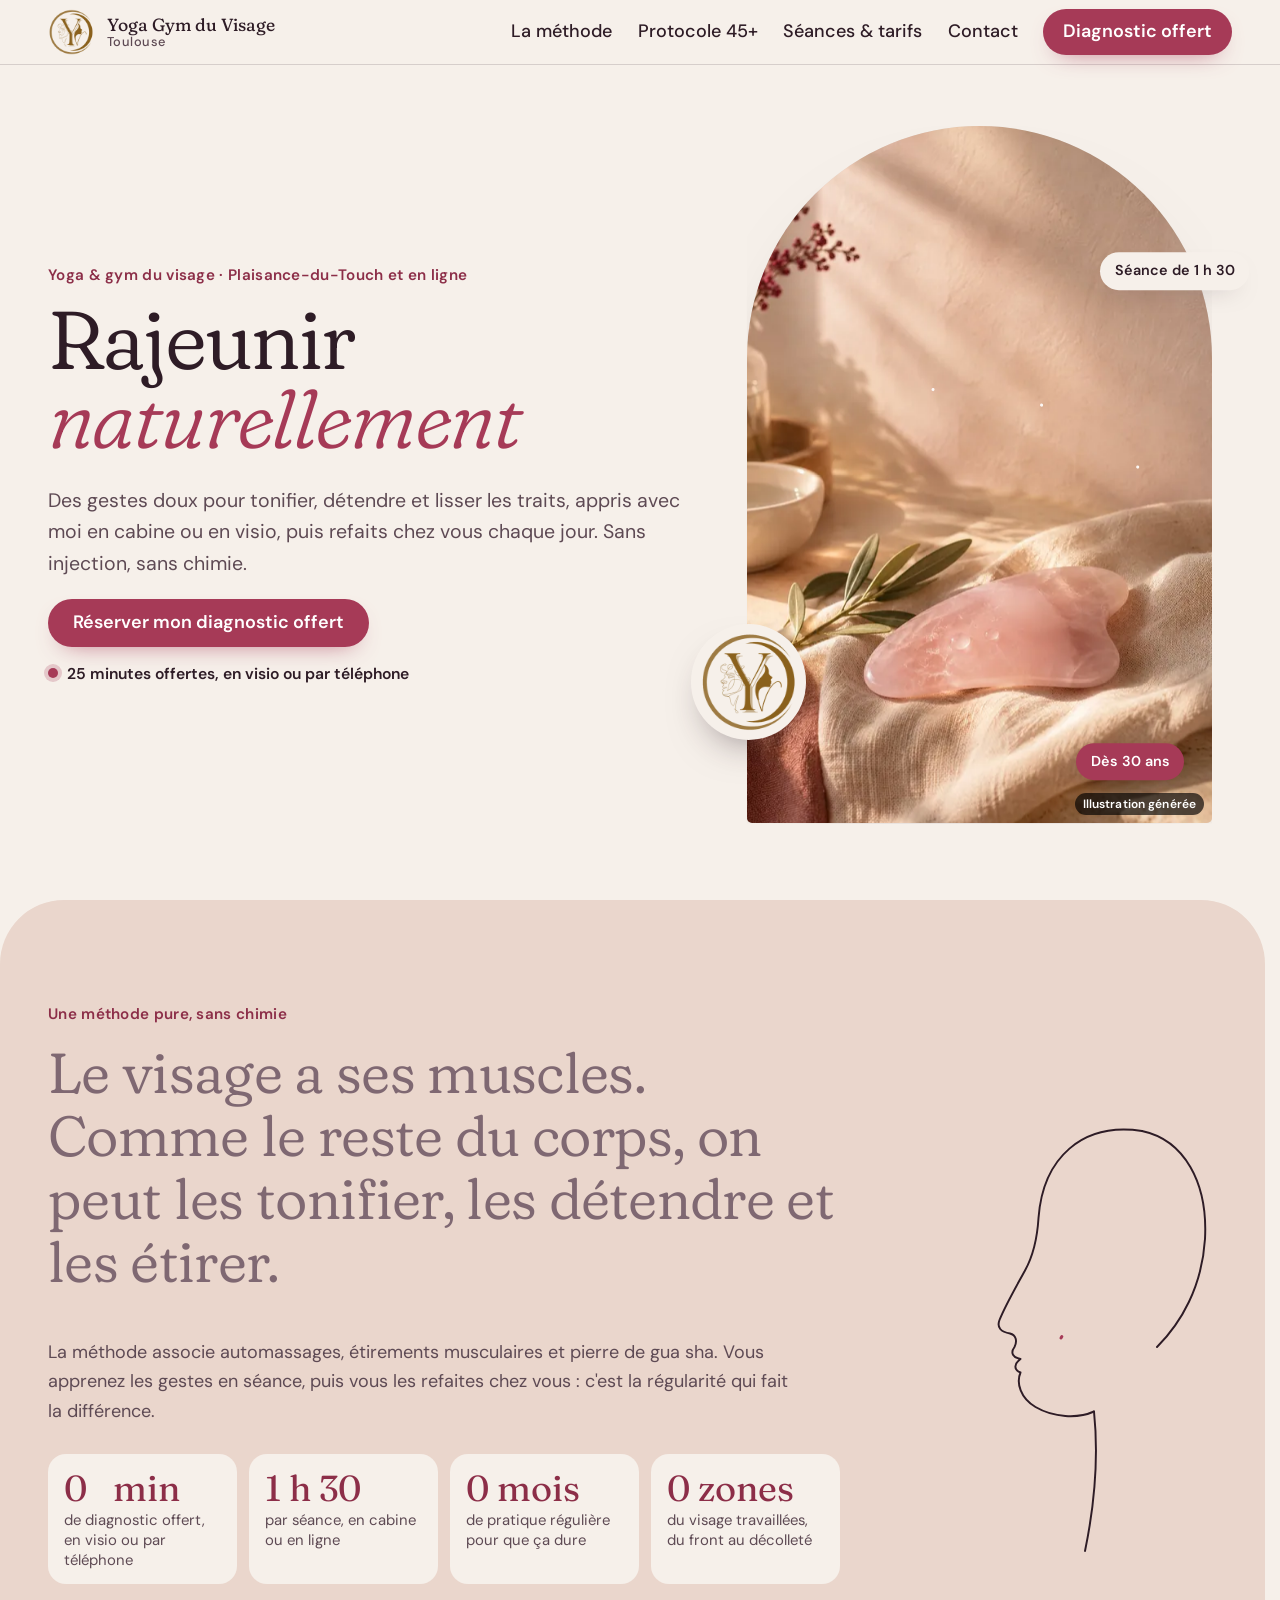
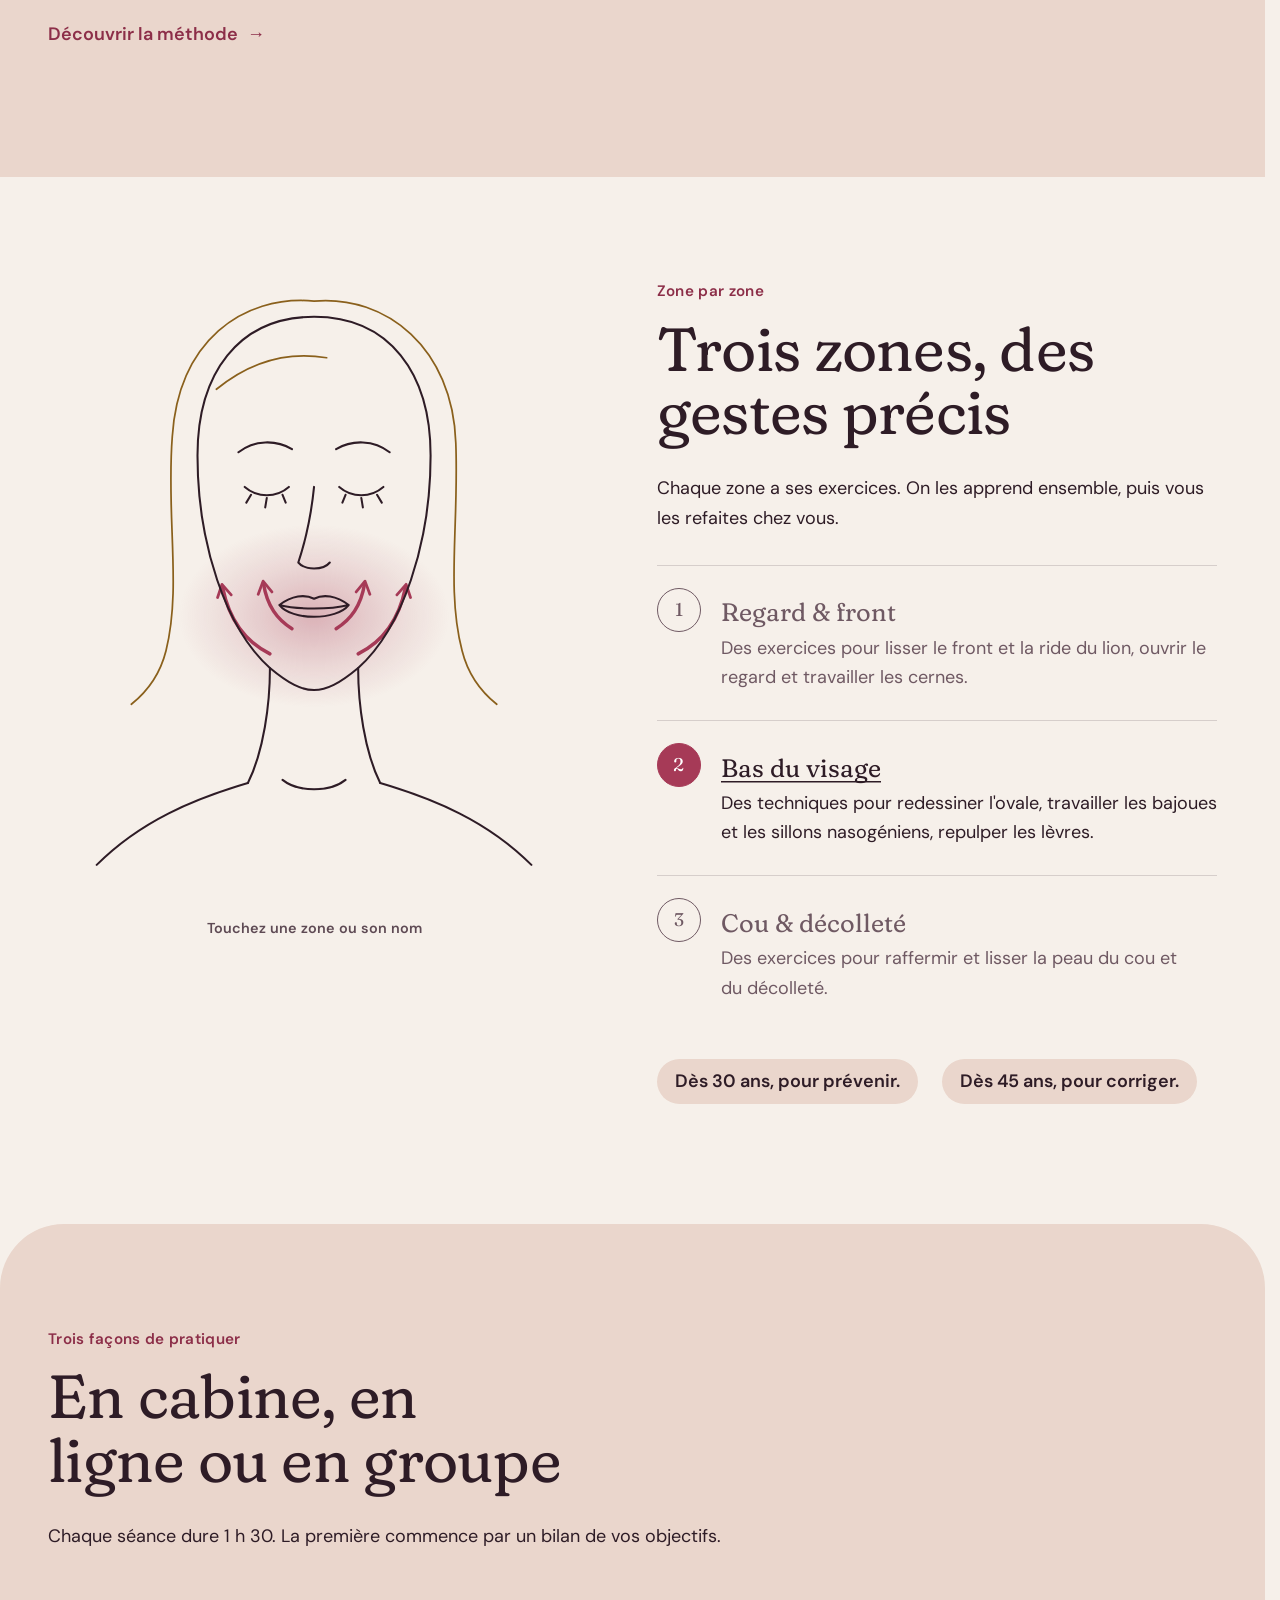
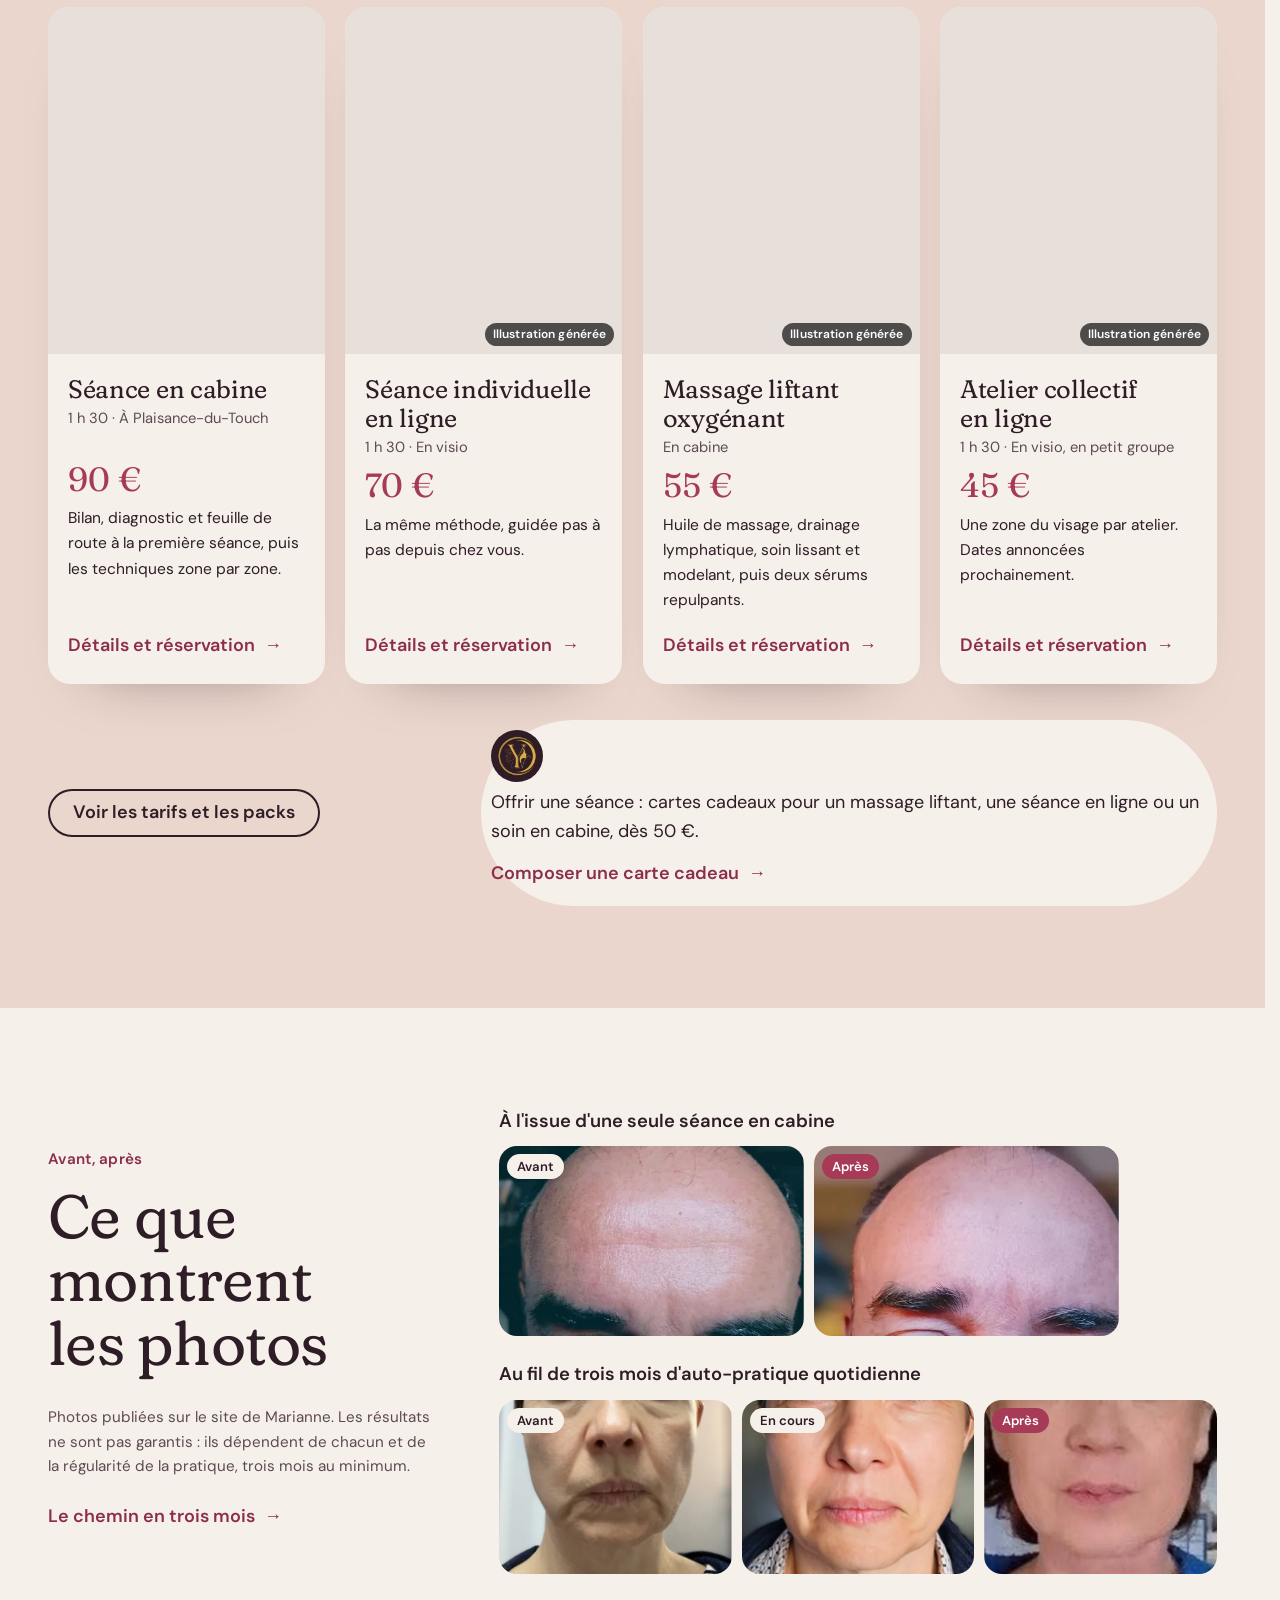
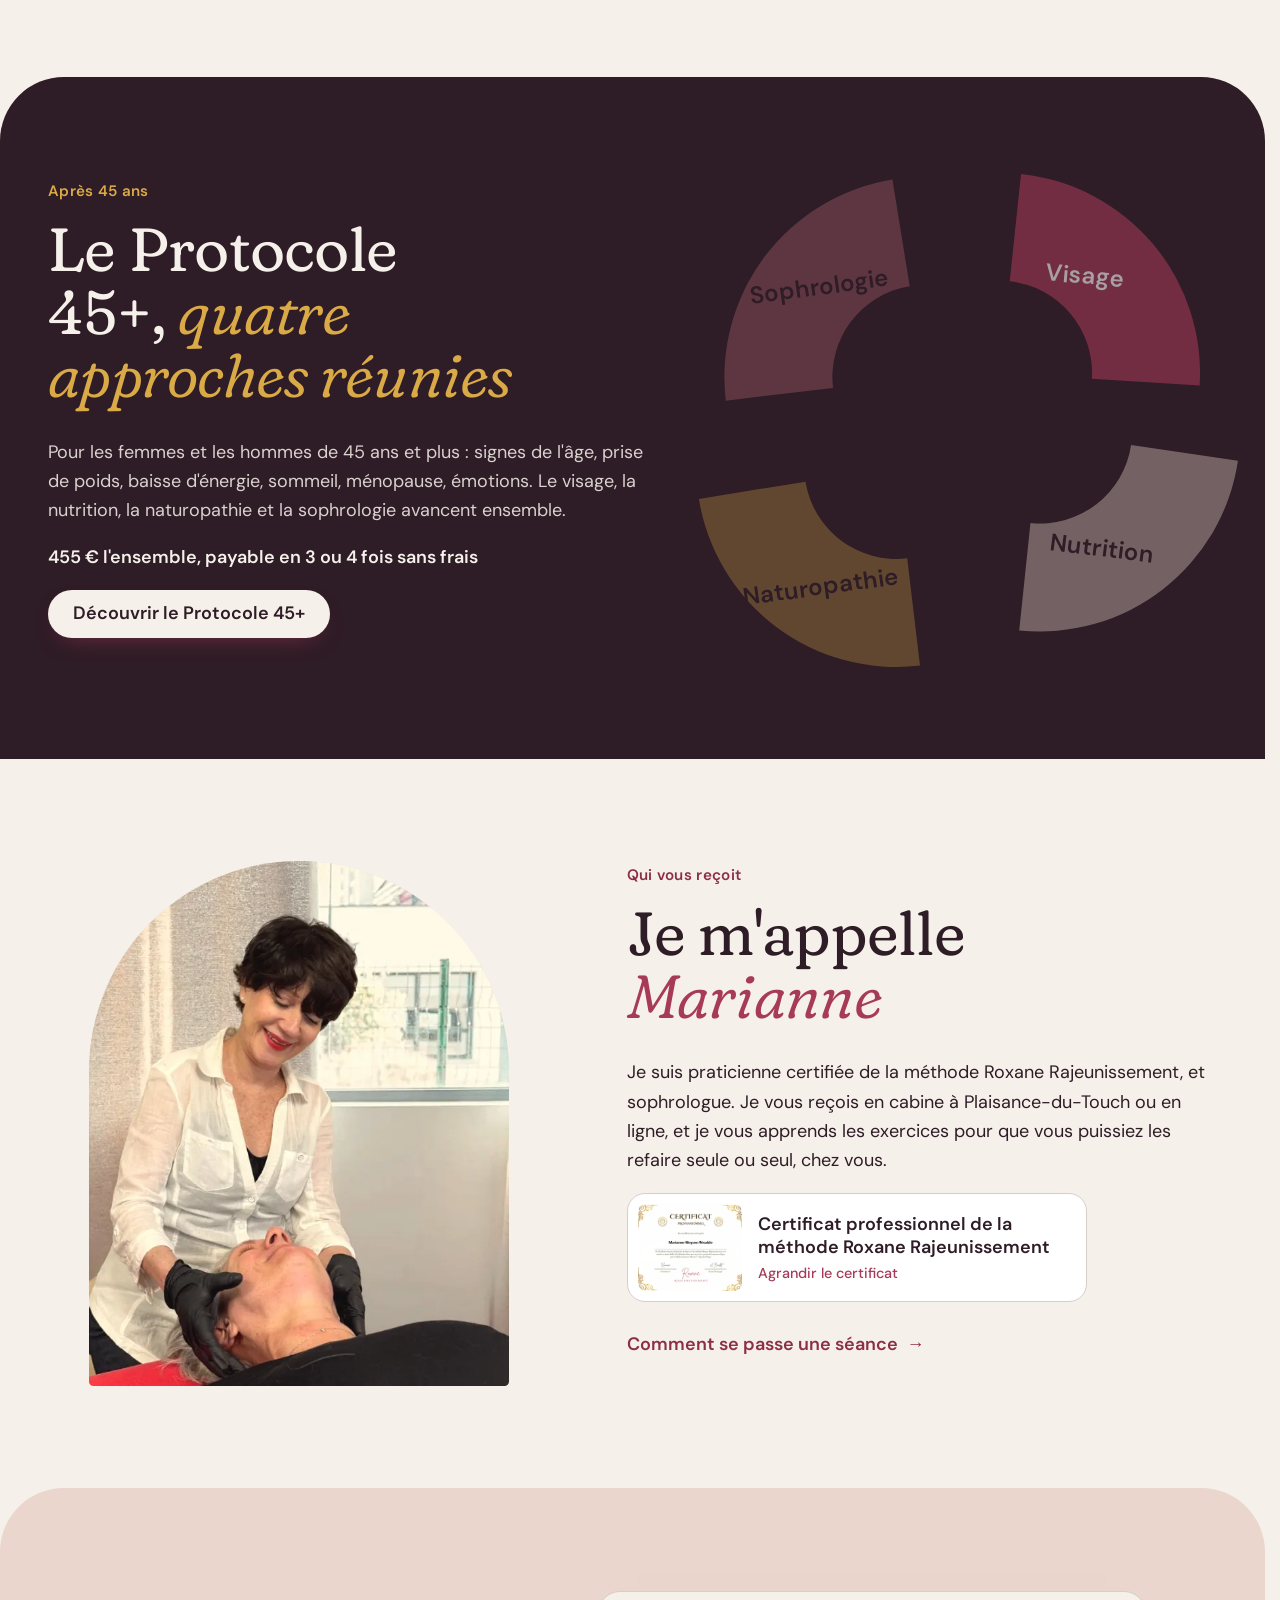
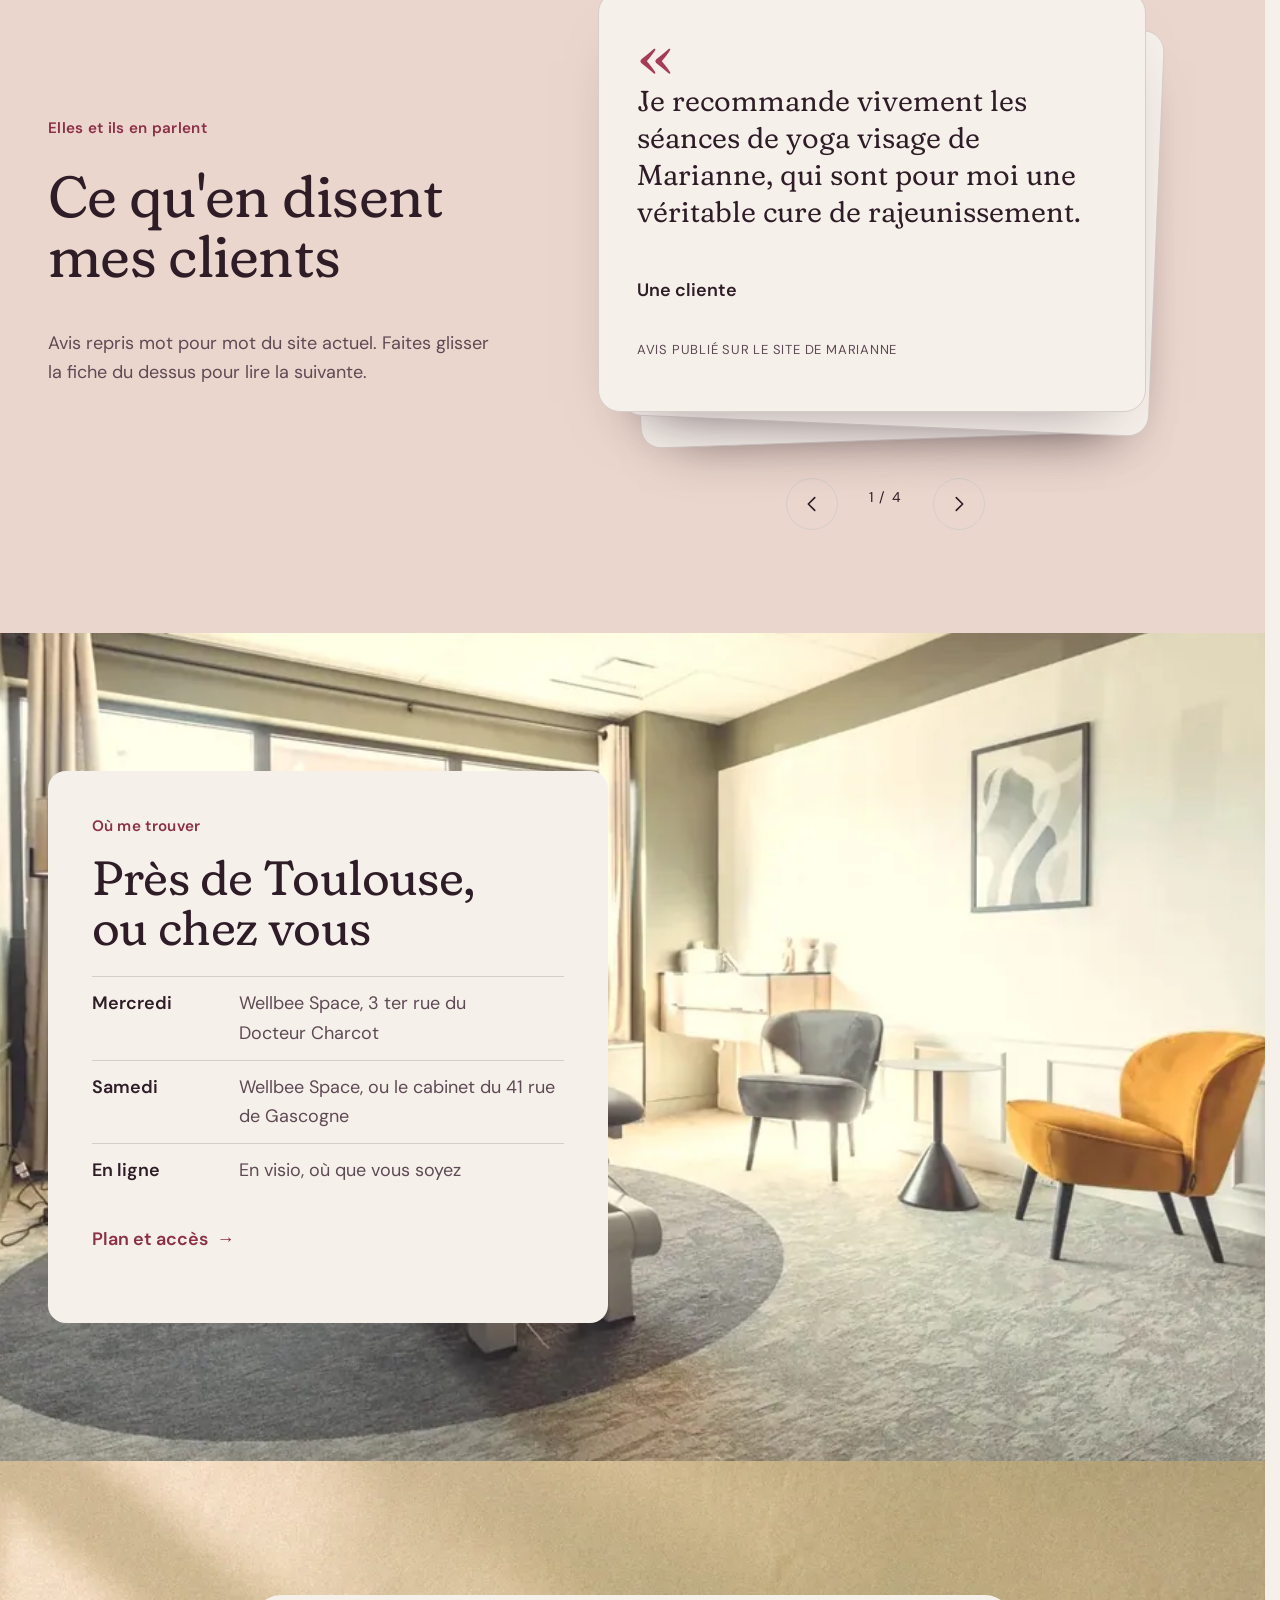
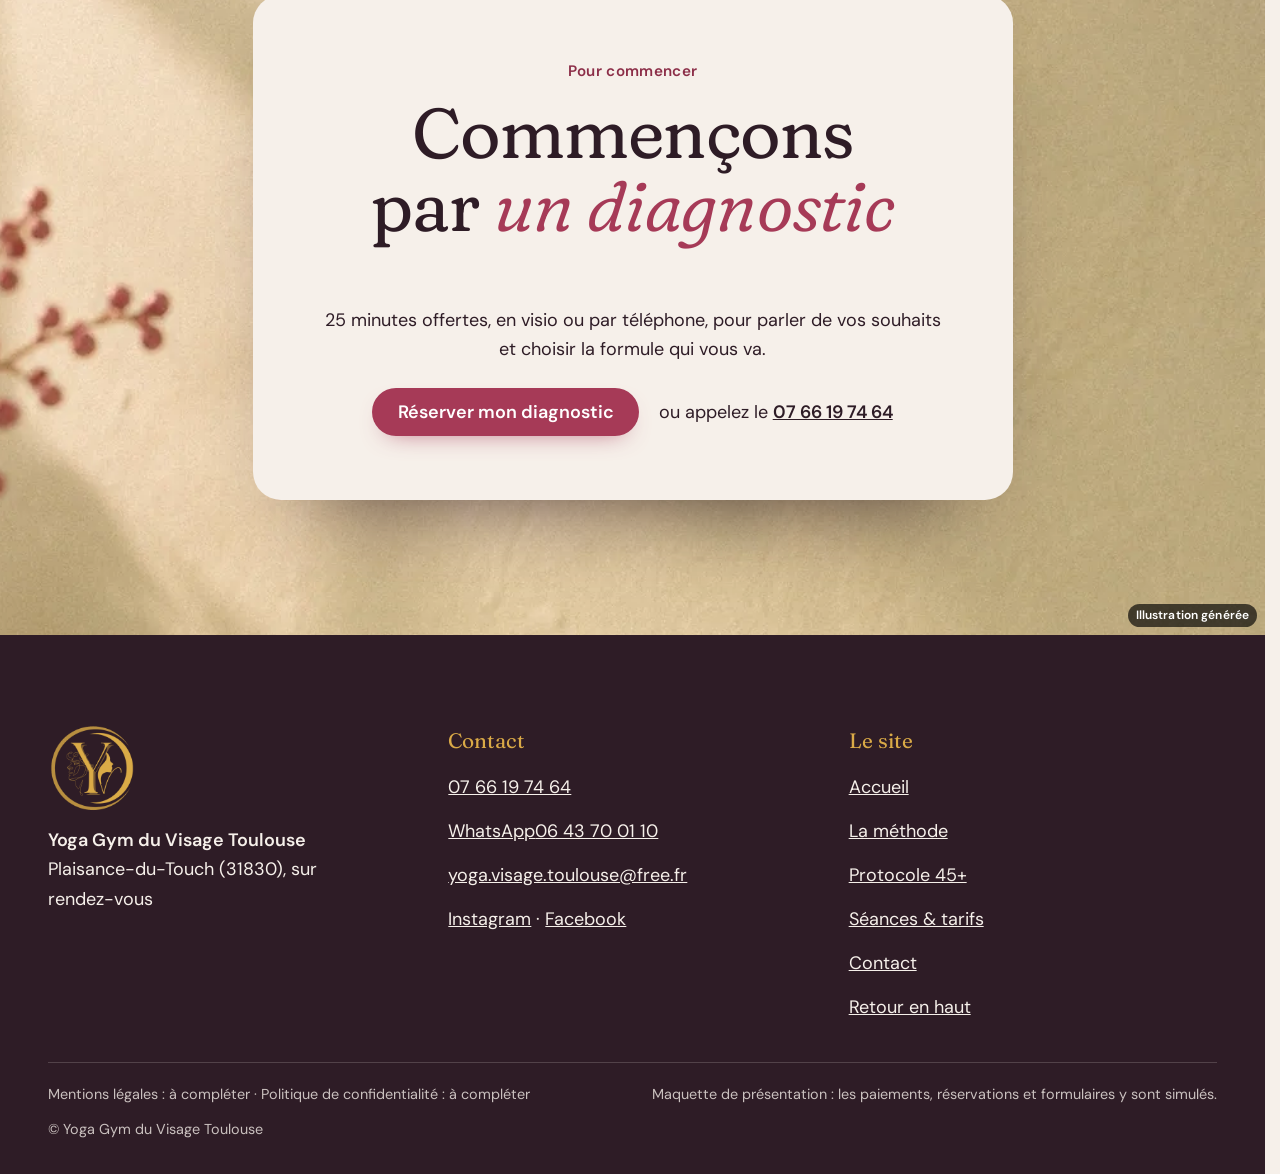
<file: index.html>
<!doctype html>
<html lang="fr" data-v="2">
<head>
<meta charset="utf-8">
<meta name="viewport" content="width=device-width, initial-scale=1, viewport-fit=cover">
<title>Yoga Gym du Visage Toulouse : rajeunir naturellement</title>
<meta name="description" content="Yoga et gym du visage en cabine à Plaisance-du-Touch ou en ligne : des gestes doux, sans injection, appris avec Marianne. Diagnostic de 25 minutes offert.">
<meta name="robots" content="noindex, nofollow">
<link rel="canonical" href="https://yoga-gym-visage-maquette.vercel.app/">
<style>:root{--fond:#F6F0EA;--texte:#2E1C26;--voile-fond:#2E1C26;--ouverture-fond:#2E1C26;--menu-fond:#2E1C26}:root { --entete-h: 72px; --barres-h: 0px; } html { background: var(--fond); color: var(--texte); scrollbar-gutter: stable; } body { margin: 0; background: var(--fond); } html.js:not(.secours):not([data-arrivee="retour"]) [data-anime] { opacity: 0; } html.js:not(.secours):not([data-arrivee="retour"]) [data-anime].vu { opacity: 1; } [data-voile] { position: fixed; inset: 0; z-index: 900; background: var(--voile-fond); transform: translateY(100%); visibility: hidden; pointer-events: none; } html[data-arrivee="voile"]:not(.voile-leve):not(.secours) [data-voile] { transform: none; visibility: visible; } html.secours [data-voile] { visibility: hidden !important; } .ouverture-panneau { position: fixed; inset: 0; z-index: 850; display: none; place-content: center; justify-items: center; background: var(--ouverture-fond, var(--voile-fond)); color: var(--fond); text-align: center; } html.js[data-arrivee="intro"]:not(.secours):not(.intro-finie) .ouverture-panneau { display: grid; } html.defilement-bloque, html.defilement-bloque body, html.js[data-arrivee="intro"]:not(.secours):not(.intro-finie), html.js[data-arrivee="intro"]:not(.secours):not(.intro-finie) body, html[data-arrivee="voile"]:not(.voile-leve):not(.secours), html[data-arrivee="voile"]:not(.voile-leve):not(.secours) body { overflow: hidden; } html.js[data-arrivee="intro"]:not(.secours):not(.intro-finie) { background-color: var(--ouverture-fond, var(--voile-fond)); } html[data-arrivee="voile"]:not(.voile-leve):not(.secours) { background-color: var(--voile-fond); }</style>
<script>(function () {
var d = document.documentElement, ss = null, ls = null;
try { ss = window.sessionStorage; ls = window.localStorage; } catch (e) {}
d.classList.add('js');
var nav = performance.getEntriesByType ? performance.getEntriesByType('navigation')[0] : null;
var type = nav ? nav.type : 'navigate';
var depart = null;
try { depart = JSON.parse(ss.getItem('socle:depart') || 'null'); ss.removeItem('socle:depart'); } catch (e) {}
if (depart && !(Date.now() - depart.t < 15000)) depart = null;
var mode = type === 'back_forward' ? 'retour' : type === 'reload' ? 'intro' : depart ? 'voile' : 'intro';
d.setAttribute('data-arrivee', mode);
if (mode === 'voile' && depart.couleur) d.style.setProperty('--voile-fond', depart.couleur);
if (type === 'reload' && 'scrollRestoration' in history) {
history.scrollRestoration = 'manual';
}
try {
var choisie = ls && ls.getItem('socle:langue');
var langue = (d.lang || '').slice(0, 2);
if (choisie && choisie !== langue && type === 'navigate' && !depart) {
var alt = document.querySelector('link[rel="alternate"][hreflang="' + choisie + '"]');
if (alt) location.replace(new URL(alt.href).pathname + location.search + location.hash);
}
} catch (e) {}
setTimeout(function () { if (!d.classList.contains('demarre')) d.classList.add('secours'); }, 2000);
})();</script>
<link rel="preload" href="/assets/fonts/fraunces.woff2" as="font" type="font/woff2" crossorigin>
<link rel="preload" href="/assets/fonts/dm-sans-latin-400-normal.woff2" as="font" type="font/woff2" crossorigin>
<link rel="stylesheet" href="/assets/css/socle.css?v=2">
<link rel="stylesheet" href="/assets/css/modules.css?v=2">
<link rel="stylesheet" href="/assets/css/site.css?v=2">
<link rel="modulepreload" href="/assets/js/site.js?v=2">
<link rel="modulepreload" href="/assets/js/socle/index.js?v=2">
<script src="/assets/vendor/gsap.min.js" defer></script>
<script src="/assets/vendor/ScrollTrigger.min.js" defer></script>
<script src="/assets/vendor/SplitText.min.js" defer></script>
<script type="module" src="/assets/js/site.js?v=2"></script>
<meta name="theme-color" content="#F6F0EA">
<link rel="icon" href="/assets/images/favicon.png" type="image/png">
<link rel="apple-touch-icon" href="/assets/images/apple-touch-icon.png">
<meta property="og:type" content="website">
<meta property="og:site_name" content="Yoga Gym du Visage">
<meta property="og:locale" content="fr_FR">
<meta property="og:title" content="Yoga Gym du Visage Toulouse : rajeunir naturellement">
<meta property="og:description" content="Yoga et gym du visage en cabine à Plaisance-du-Touch ou en ligne : des gestes doux, sans injection, appris avec Marianne. Diagnostic de 25 minutes offert.">
<meta property="og:url" content="https://yoga-gym-visage-maquette.vercel.app/">
<meta property="og:image" content="https://yoga-gym-visage-maquette.vercel.app/assets/partage/accueil-fr.jpg">
<meta property="og:image:width" content="1200">
<meta property="og:image:height" content="630">
<meta property="og:image:alt" content="Pierre de gua sha en quartz rose sur du lin, logo Yoga Gym du Visage">
<meta name="twitter:card" content="summary_large_image">
<script type="application/ld+json">{"@context":"https://schema.org","@type":"HealthAndBeautyBusiness","name":"Yoga Gym du Visage Toulouse","url":"https://yoga-gym-visage-maquette.vercel.app/","telephone":"+33766197464","email":"yoga.visage.toulouse@free.fr","description":"Yoga et gym du visage : séances en cabine à Plaisance-du-Touch ou en ligne, ateliers collectifs et Protocole 45+.","address":{"@type":"PostalAddress","streetAddress":"3 ter rue du Docteur Charcot","postalCode":"31830","addressLocality":"Plaisance-du-Touch","addressCountry":"FR"},"sameAs":["https://instagram.com/yoga.gymvisagetoulouse/","https://facebook.com/profile.php?id=61575806460836"]}</script>
</head>
<body id="haut">
<div data-voile data-forme="iris" aria-hidden="true"><div class="voile-contenu"><img src="/assets/images/logo-dore.webp" alt="" width="72" height="72"><span data-voile-libelle>Accueil</span></div></div>
<div class="ouverture-panneau" data-ouverture aria-hidden="true">
  <div class="ouverture-objet" data-ouverture-objet>
    <svg class="ouverture-cercle" viewBox="0 0 200 200" aria-hidden="true"><circle cx="100" cy="100" r="94" pathLength="1"/></svg>
    <img class="ouverture-logo" src="/assets/images/logo-dore.webp" alt="" width="160" height="160">
  </div>
  <p class="ouverture-nom">Yoga Gym du Visage Toulouse</p>
  <p class="ouverture-ligne">Rajeunir naturellement</p>
</div>
<a class="evitement" href="#contenu">Aller au contenu</a>
<header data-entete>
  <div class="entete-rangee">
    <a class="entete-logo" href="/" data-libelle="Accueil" aria-current="page">
      <img src="/assets/images/logo-or.webp" alt="" width="46" height="46"><span class="entete-nom"><span>Yoga Gym du Visage</span><span class="entete-nom-2">Toulouse</span></span>
    </a>
    <nav data-nav aria-label="Navigation principale">
      <ul><li><a href="/methode" data-libelle="La méthode">La méthode</a></li><li><a href="/protocole-45" data-libelle="Protocole 45+">Protocole 45+</a></li><li><a href="/seances-tarifs" data-libelle="Séances &amp; tarifs">Séances &amp; tarifs</a></li><li><a href="/contact" data-libelle="Contact">Contact</a></li></ul>
    </nav>
    <div class="entete-actions">
      <a class="bouton" href="/contact#diagnostic" data-libelle="Contact">Diagnostic offert</a>
      <button type="button" data-menu-bouton aria-controls="menu" aria-expanded="false" data-libelle-ouvrir="Menu" data-libelle-fermer="Fermer"><span data-libelle-bouton>Menu</span></button>
      <a class="menu-sansjs" href="#menu" data-menu-lien>Menu</a>
    </div>
  </div>
</header>
<script>/* Avant le premier affichage : rangées de la navigation (même règle que ajusterNav dans assets/js/socle/entete.js)
   et hauteur réelle de l'en-tête, pour que rien ne saute quand le JavaScript du site prend la main. */
(function () {
  var h = document.documentElement, u = document.querySelector('[data-nav] ul'), e = document.querySelector('[data-entete]');
  if (u) {
    var deborde = function () { return u.scrollWidth > u.clientWidth + 1; }, c = deborde();
    if (c && window.matchMedia('(min-width: 900px)').matches) {
      h.classList.add('nav-deux-rangees'); c = deborde();
      if (c) { h.classList.add('nav-deux-lignes'); var a = u.querySelector('a'); c = !a || u.getBoundingClientRect().height > a.getBoundingClientRect().height * 2.5; }
      if (c) h.classList.remove('nav-deux-rangees', 'nav-deux-lignes');
    }
    if (c) h.classList.add('nav-compacte');
  }
  if (e) h.style.setProperty('--entete-h', Math.round(e.getBoundingClientRect().height) + 'px');
})();</script>
<span id="menu-ferme" aria-hidden="true"></span>
<div id="menu" data-menu role="dialog" aria-modal="true" aria-label="Menu">
  <p class="menu-sansjs-fermer"><a href="#menu-ferme">Fermer</a></p>
  <ul><li style="--i:0"><a href="/" class="menu-lien" data-libelle="Accueil" aria-current="page">Accueil</a></li><li style="--i:1"><a href="/methode" class="menu-lien" data-libelle="La méthode">La méthode</a></li><li style="--i:2"><a href="/protocole-45" class="menu-lien" data-libelle="Protocole 45+">Protocole 45+</a></li><li style="--i:3"><a href="/seances-tarifs" class="menu-lien" data-libelle="Séances &amp; tarifs">Séances &amp; tarifs</a></li><li style="--i:4"><a href="/contact" class="menu-lien" data-libelle="Contact">Contact</a></li></ul>
  <p><a class="bouton" href="tel:+33766197464">Appeler 07 66 19 74 64</a></p>
</div>
<main id="contenu" tabindex="-1">
<section class="hero" id="debut">
  <div class="hero-texte">
    <p class="surtitre" data-anime="gsap">Yoga &amp; gym du visage · Plaisance-du-Touch et en ligne</p>
    <h1 class="hero-titre" data-anime="gsap"><span class="ligne-masque"><span class="hero-ligne">Rajeunir</span></span><span class="ligne-masque"><span class="hero-ligne"><em>naturellement</em></span></span></h1>
    <p class="hero-intro" data-anime="gsap">Des gestes doux pour tonifier, détendre et lisser les traits, appris avec moi en cabine ou en visio, puis refaits chez vous chaque jour. Sans injection, sans chimie.</p>
    <div class="hero-actions" data-anime="gsap">
      <a href="/contact#diagnostic" class="bouton" data-libelle="Contact" data-action-principale data-survol="magnetique">Réserver mon diagnostic offert</a>
      <p class="hero-info" data-info-cle><span class="point" aria-hidden="true"></span>25 minutes offertes, en visio ou par téléphone</p>
    </div>
  </div>
  <div class="hero-visuel">
    <figure class="media hero-arche" data-grok data-effet="arche-lift" style="--cadrage:50% 62%">
  <picture><source media="(max-width: 760px) and (orientation: portrait)" srcset="/assets/images/grok/accueil-ouverture-mobile-640.webp 640w, /assets/images/grok/accueil-ouverture-mobile-1080.webp 1080w" sizes="(max-width: 760px) 88vw, 36vw">
    <img src="/assets/images/grok/accueil-ouverture-1280.webp" srcset="/assets/images/grok/accueil-ouverture-640.webp 640w, /assets/images/grok/accueil-ouverture-1280.webp 1280w, /assets/images/grok/accueil-ouverture-1920.webp 1920w" sizes="(max-width: 760px) 88vw, 36vw" alt="Pierre de gua sha en quartz rose posée sur du lin, dans la lumière du matin" width="1280" height="1920" fetchpriority="high" loading="eager" decoding="async">
  </picture><figcaption class="mention-ia">Illustration générée</figcaption>
</figure>
    <svg class="hero-traits" viewBox="0 0 300 450" aria-hidden="true" data-effet="gestes"><path d="M70 400 C90 320 92 250 120 170"/><path d="M150 410 C160 330 170 260 190 180"/><path d="M228 396 C232 330 240 280 252 220"/></svg>
    <div class="hero-medaillon" data-iris-centre="disque"><img src="/assets/images/logo-or.webp" alt="" width="128" height="128"></div>
    <p class="hero-etiquette hero-etiquette--1" data-anime="gsap">Séance de 1 h 30</p>
    <p class="hero-etiquette hero-etiquette--2" data-anime="gsap">Dès 30 ans</p>
  </div>
</section>
<section class="manifeste" id="methode-en-bref">
  <div class="conteneur manifeste-grille">
    <div>
      <p class="surtitre" data-anime>Une méthode pure, sans chimie</p>
      <p class="manifeste-texte" data-effet="manifeste">Le visage a ses muscles. Comme le reste du corps, on peut les tonifier, les détendre et les étirer.</p>
      <p class="manifeste-suite" data-anime>La méthode associe automassages, étirements musculaires et pierre de gua sha. Vous apprenez les gestes en séance, puis vous les refaites chez vous : c&#39;est la régularité qui fait la différence.</p>
      <ul class="chiffres" data-anime="cascade">
        <li><strong><span data-compteur="25">25</span> min</strong><span>de diagnostic offert, en visio ou par téléphone</span></li>
        <li><strong>1 h 30</strong><span>par séance, en cabine ou en ligne</span></li>
        <li><strong><span data-compteur="3">3</span> mois</strong><span>de pratique régulière pour que ça dure</span></li>
        <li><strong><span data-compteur="3">3</span> zones</strong><span>du visage travaillées, du front au décolleté</span></li>
      </ul>
      <p data-anime><a href="/methode" class="lien-fleche" data-libelle="La méthode">Découvrir la méthode</a></p>
    </div>
    <svg class="profil manifeste-profil" viewBox="0 0 200 300" aria-hidden="true" data-fx="trace" data-visuel>
  <path d="M150 12 C110 6 84 30 81 70 C80 86 77 96 72 105 C66 116 59 128 55 138 C53 143 56 146 62 147 C66 148 67 152 65 156 C62 160 64 163 69 164 C65 167 64 171 69 173 C66 180 69 190 79 196 C91 203 107 204 118 199"/>
  <path d="M118 199 C121 228 119 258 112 292"/>
  <path d="M150 12 C178 18 194 46 192 84 C190 116 176 140 160 156"/>
  <path class="geste" d="M96 150 C104 136 114 126 128 118" data-fx-trait/>
  <path class="geste" d="M92 92 C100 80 110 72 124 66" data-fx-trait/>
  <path class="geste" d="M100 186 C110 176 120 170 134 166" data-fx-trait/>
</svg>
  </div>
</section>
<section class="visage" id="zones">
  <div class="conteneur visage-grille">
    <div class="visage-scene" id="visage-dessin"><svg class="visage-face" viewBox="0 0 320 400" role="img" aria-label="Dessin d'un visage au trait : les trois zones s'allument tour à tour" data-visuel>
  <defs>
    <radialGradient id="lueur" cx="50%" cy="50%" r="50%"><stop offset="0" stop-color="#A63A57" stop-opacity=".34"/><stop offset=".6" stop-color="#A63A57" stop-opacity=".12"/><stop offset="1" stop-color="#A63A57" stop-opacity="0"/></radialGradient>
    <marker id="pointe" viewBox="0 0 10 10" refX="6" refY="5" markerWidth="5" markerHeight="5" orient="auto-start-reverse"><path d="M1 1 L8 5 L1 9" fill="none" stroke="#A63A57" stroke-width="1.6" stroke-linecap="round" stroke-linejoin="round"/></marker>
  </defs>
  <g class="zone" data-zone="regard">
    <ellipse class="zone-fond" cx="160" cy="104" rx="96" ry="66" fill="url(#lueur)"/>
    <path class="zone-geste" marker-end="url(#pointe)" d="M140 98 C140 84 142 70 146 56"/>
    <path class="zone-geste" marker-end="url(#pointe)" d="M180 98 C180 84 178 70 174 56"/>
    <path class="zone-geste" marker-end="url(#pointe)" d="M112 142 C104 136 100 128 98 116"/>
    <path class="zone-geste" marker-end="url(#pointe)" d="M208 142 C216 136 220 128 222 116"/>
  </g>
  <g class="zone" data-zone="bas">
    <ellipse class="zone-fond" cx="160" cy="214" rx="86" ry="58" fill="url(#lueur)"/>
    <path class="zone-geste" marker-end="url(#pointe)" d="M132 238 C116 230 106 216 102 196"/>
    <path class="zone-geste" marker-end="url(#pointe)" d="M188 238 C204 230 214 216 218 196"/>
    <path class="zone-geste" marker-end="url(#pointe)" d="M146 222 C136 216 130 206 128 194"/>
    <path class="zone-geste" marker-end="url(#pointe)" d="M174 222 C184 216 190 206 192 194"/>
  </g>
  <g class="zone" data-zone="cou">
    <ellipse class="zone-fond" cx="160" cy="322" rx="120" ry="58" fill="url(#lueur)"/>
    <path class="zone-geste" marker-end="url(#pointe)" d="M146 330 C146 312 148 296 150 280"/>
    <path class="zone-geste" marker-end="url(#pointe)" d="M174 330 C174 312 172 296 170 280"/>
    <path class="zone-geste" marker-end="url(#pointe)" d="M96 360 C112 348 128 342 144 340"/>
    <path class="zone-geste" marker-end="url(#pointe)" d="M224 360 C208 348 192 342 176 340"/>
  </g>
  <g class="trait-visage">
    <path d="M160 24 C112 24 86 60 86 112 C86 168 104 222 132 247 C144 257 152 261 160 261 C168 261 176 257 188 247 C216 222 234 168 234 112 C234 60 208 24 160 24 Z"/>
    <path class="cheveux" d="M160 14 C114 10 74 40 70 100 C66 150 76 196 66 236 C62 252 54 262 44 270 M160 14 C206 10 248 44 250 104 C252 156 244 198 254 236 C258 252 266 262 276 270 M98 70 C120 52 144 46 168 50"/>
    <path d="M112 110 C122 102 136 102 146 108 M174 108 C184 102 198 102 208 110"/>
    <path d="M116 132 C124 139 136 139 144 132 M176 132 C184 139 196 139 204 132 M120 137 L117 142 M130 139 L129 145 M140 137 L142 142 M180 137 L178 142 M190 139 L191 145 M200 137 L203 142"/>
    <path d="M160 132 C158 152 154 168 150 180 C154 185 166 185 170 180"/>
    <path d="M138 207 C146 201 154 200 160 203 C166 200 174 201 182 207 C174 217 146 217 138 207 Z M138 207 C150 210 170 210 182 207"/>
    <path d="M132 247 C132 270 128 300 118 320 M188 247 C188 270 192 300 202 320"/>
    <path d="M118 320 C84 330 50 344 22 372 M202 320 C236 330 270 344 298 372"/>
    <path d="M140 318 C150 326 170 326 180 318"/>
  </g>
</svg><p class="visage-astuce" aria-hidden="true">Touchez une zone ou son nom</p></div>
    <div class="visage-texte">
      <p class="surtitre" data-anime>Zone par zone</p>
      <h2 data-anime="lignes">Trois zones, des gestes précis</h2>
      <p data-anime>Chaque zone a ses exercices. On les apprend ensemble, puis vous les refaites chez vous.</p>
      <ol class="visage-etapes" data-effet="carte-visage">
        <li class="visage-etape" data-zone="regard"><span class="visage-num" aria-hidden="true">1</span><h3><button type="button" class="visage-choix" aria-pressed="false" aria-controls="visage-dessin">Regard &amp; front</button></h3><p>Des exercices pour lisser le front et la ride du lion, ouvrir le regard et travailler les cernes.</p></li><li class="visage-etape" data-zone="bas"><span class="visage-num" aria-hidden="true">2</span><h3><button type="button" class="visage-choix" aria-pressed="false" aria-controls="visage-dessin">Bas du visage</button></h3><p>Des techniques pour redessiner l&#39;ovale, travailler les bajoues et les sillons nasogéniens, repulper les lèvres.</p></li><li class="visage-etape" data-zone="cou"><span class="visage-num" aria-hidden="true">3</span><h3><button type="button" class="visage-choix" aria-pressed="false" aria-controls="visage-dessin">Cou &amp; décolleté</button></h3><p>Des exercices pour raffermir et lisser la peau du cou et du décolleté.</p></li>
      </ol>
      <p class="visage-ages" data-anime><span>Dès 30 ans, pour prévenir.</span> <span>Dès 45 ans, pour corriger.</span></p>
    </div>
  </div>
</section>
<section class="formules" id="formules">
  <div class="conteneur">
    <div class="tete-section">
      <p class="surtitre" data-anime>Trois façons de pratiquer</p>
      <h2 data-anime="lignes">En cabine, en ligne ou en groupe</h2>
      <p data-anime>Chaque séance dure 1 h 30. La première commence par un bilan de vos objectifs.</p>
    </div>
    <p class="glisser" aria-hidden="true">Faites glisser pour voir les quatre formules</p>
    <div class="formules-piste" role="region" tabindex="0" aria-label="Les quatre formules">
    <ul class="formules-liste" data-anime="cascade">
      <li class="formule" data-survol="incline" data-survol-force="4">
        <figure class="media formule-media" style="--cadrage:50% 50%;aspect-ratio:4 / 5">
  <picture>
    <img src="/assets/images/cabine-784.webp" srcset="/assets/images/cabine-480.webp 480w, /assets/images/cabine-640.webp 640w, /assets/images/cabine-784.webp 784w" sizes="(max-width: 760px) 90vw, (max-width: 1100px) 45vw, 23vw" alt="" width="784" height="1177" loading="lazy" decoding="async">
  </picture>
</figure>
        <div class="formule-corps">
          <div class="formule-tete"><h3>Séance en cabine</h3>
          <p class="formule-meta">1 h 30 · À Plaisance-du-Touch</p></div>
          <p class="formule-prix" data-prix>90 €</p>
          <p class="formule-texte">Bilan, diagnostic et feuille de route à la première séance, puis les techniques zone par zone.</p>
          <a href="/seances-tarifs#seance-cabine" class="lien-fleche" data-libelle="Séances &amp; tarifs" aria-label="Séance en cabine : détails et réservation">Détails et réservation</a>
        </div>
      </li><li class="formule" data-survol="incline" data-survol-force="4">
        <figure class="media formule-media" data-grok style="--cadrage:50% 50%;aspect-ratio:4 / 5">
  <picture>
    <img src="/assets/images/grok/carte-en-ligne-784.webp" srcset="/assets/images/grok/carte-en-ligne-480.webp 480w, /assets/images/grok/carte-en-ligne-640.webp 640w, /assets/images/grok/carte-en-ligne-784.webp 784w" sizes="(max-width: 760px) 90vw, (max-width: 1100px) 45vw, 23vw" alt="" width="784" height="1176" loading="lazy" decoding="async">
  </picture><figcaption class="mention-ia">Illustration générée</figcaption>
</figure>
        <div class="formule-corps">
          <div class="formule-tete"><h3>Séance individuelle en ligne</h3>
          <p class="formule-meta">1 h 30 · En visio</p></div>
          <p class="formule-prix" data-prix>70 €</p>
          <p class="formule-texte">La même méthode, guidée pas à pas depuis chez vous.</p>
          <a href="/seances-tarifs#seance-en-ligne" class="lien-fleche" data-libelle="Séances &amp; tarifs" aria-label="Séance individuelle en ligne : détails et réservation">Détails et réservation</a>
        </div>
      </li><li class="formule" data-survol="incline" data-survol-force="4">
        <figure class="media formule-media" data-grok style="--cadrage:50% 50%;aspect-ratio:4 / 5">
  <picture>
    <img src="/assets/images/grok/carte-massage-784.webp" srcset="/assets/images/grok/carte-massage-480.webp 480w, /assets/images/grok/carte-massage-640.webp 640w, /assets/images/grok/carte-massage-784.webp 784w" sizes="(max-width: 760px) 90vw, (max-width: 1100px) 45vw, 23vw" alt="" width="784" height="1176" loading="lazy" decoding="async">
  </picture><figcaption class="mention-ia">Illustration générée</figcaption>
</figure>
        <div class="formule-corps">
          <div class="formule-tete"><h3>Massage liftant oxygénant</h3>
          <p class="formule-meta">En cabine</p></div>
          <p class="formule-prix" data-prix>55 €</p>
          <p class="formule-texte">Huile de massage, drainage lymphatique, soin lissant et modelant, puis deux sérums repulpants.</p>
          <a href="/seances-tarifs#seance-massage" class="lien-fleche" data-libelle="Séances &amp; tarifs" aria-label="Massage liftant oxygénant : détails et réservation">Détails et réservation</a>
        </div>
      </li><li class="formule" data-survol="incline" data-survol-force="4">
        <figure class="media formule-media" data-grok style="--cadrage:50% 50%;aspect-ratio:4 / 5">
  <picture>
    <img src="/assets/images/grok/carte-ateliers-784.webp" srcset="/assets/images/grok/carte-ateliers-480.webp 480w, /assets/images/grok/carte-ateliers-640.webp 640w, /assets/images/grok/carte-ateliers-784.webp 784w" sizes="(max-width: 760px) 90vw, (max-width: 1100px) 45vw, 23vw" alt="" width="784" height="1176" loading="lazy" decoding="async">
  </picture><figcaption class="mention-ia">Illustration générée</figcaption>
</figure>
        <div class="formule-corps">
          <div class="formule-tete"><h3>Atelier collectif en ligne</h3>
          <p class="formule-meta">1 h 30 · En visio, en petit groupe</p></div>
          <p class="formule-prix" data-prix>45 €</p>
          <p class="formule-texte">Une zone du visage par atelier. Dates annoncées prochainement.</p>
          <a href="/seances-tarifs#seance-ateliers" class="lien-fleche" data-libelle="Séances &amp; tarifs" aria-label="Atelier collectif en ligne : détails et réservation">Détails et réservation</a>
        </div>
      </li>
    </ul>
    </div>
    <div class="formules-pied" data-anime>
      <a href="/seances-tarifs#packs" class="bouton bouton--contour" data-libelle="Séances &amp; tarifs">Voir les tarifs et les packs</a>
      <p class="formules-cadeau"><span class="formules-cadeau-logo" aria-hidden="true"><img src="/assets/images/logo-dore.webp" alt="" width="40" height="40" loading="lazy"></span><span>Offrir une séance : cartes cadeaux pour un massage liftant, une séance en ligne ou un soin en cabine, dès 50 €.</span> <a href="/seances-tarifs#cartes-cadeaux" class="lien-fleche" data-libelle="Séances &amp; tarifs">Composer une carte cadeau</a></p>
    </div>
  </div>
</section>
<section class="resultats resultats--accueil" id="resultats">
  <div class="conteneur resultats-grille">
    <div class="tete-section">
      <p class="surtitre" data-anime>Avant, après</p>
      <h2 data-anime="lignes">Ce que montrent les photos</h2>
      <p class="note" data-anime>Photos publiées sur le site de Marianne. Les résultats ne sont pas garantis : ils dépendent de chacun et de la régularité de la pratique, trois mois au minimum.</p>
      <p data-anime><a href="/methode#trois-mois" class="lien-fleche" data-libelle="La méthode">Le chemin en trois mois</a></p>
    </div>
    <div class="duos">
      <div class="duo duo--2">
        <h3 data-anime>À l&#39;issue d&#39;une seule séance en cabine</h3>
        <div class="duo-images">
          <figure class="media duo-media" data-anime="rideau" style="--cadrage:50% 50%">
  <picture>
    <img src="/assets/images/front-avant-640.webp" srcset="/assets/images/front-avant-480.webp 480w, /assets/images/front-avant-640.webp 640w" sizes="(max-width: 760px) 44vw, 22vw" alt="Front avant la séance en cabine, rides marquées" width="640" height="360" loading="lazy" decoding="async">
  </picture><figcaption class="media-legende">Avant</figcaption>
</figure>
          <figure class="media duo-media" data-anime="rideau" style="--cadrage:50% 50%">
  <picture>
    <img src="/assets/images/front-apres-800.webp" srcset="/assets/images/front-apres-480.webp 480w, /assets/images/front-apres-640.webp 640w, /assets/images/front-apres-800.webp 800w" sizes="(max-width: 760px) 44vw, 22vw" alt="Le même front à l&#39;issue d&#39;une séance en cabine" width="800" height="450" loading="lazy" decoding="async">
  </picture><figcaption class="media-legende">Après</figcaption>
</figure>
        </div>
      </div>
      <div class="duo duo--3">
        <h3 data-anime>Au fil de trois mois d&#39;auto-pratique quotidienne</h3>
        <div class="duo-images">
          <figure class="media duo-media" data-anime="rideau" style="--cadrage:50% 50%">
  <picture>
    <img src="/assets/images/ovale-avant-480.webp" srcset="/assets/images/ovale-avant-480.webp 480w" sizes="(max-width: 760px) 30vw, 15vw" alt="Bas du visage d&#39;une cliente au début de la pratique" width="480" height="360" loading="lazy" decoding="async">
  </picture><figcaption class="media-legende">Avant</figcaption>
</figure>
          <figure class="media duo-media" data-anime="rideau" style="--cadrage:50% 50%">
  <picture>
    <img src="/assets/images/ovale-pendant-640.webp" srcset="/assets/images/ovale-pendant-480.webp 480w, /assets/images/ovale-pendant-640.webp 640w" sizes="(max-width: 760px) 30vw, 15vw" alt="Bas du visage de la même cliente en cours de pratique" width="640" height="480" loading="lazy" decoding="async">
  </picture><figcaption class="media-legende">En cours</figcaption>
</figure>
          <figure class="media duo-media" data-anime="rideau" style="--cadrage:50% 50%">
  <picture>
    <img src="/assets/images/ovale-apres-480.webp" srcset="/assets/images/ovale-apres-480.webp 480w" sizes="(max-width: 760px) 30vw, 15vw" alt="Bas du visage de la même cliente après trois mois de pratique quotidienne" width="480" height="360" loading="lazy" decoding="async">
  </picture><figcaption class="media-legende">Après</figcaption>
</figure>
        </div>
      </div>
    </div>
  </div>
</section>
<section class="bande-protocole" id="protocole">
  <div class="conteneur bande-grille">
    <div>
      <p class="surtitre" data-anime>Après 45 ans</p>
      <h2 data-anime="lignes">Le Protocole 45+, <em>quatre approches réunies</em></h2>
      <p data-anime>Pour les femmes et les hommes de 45 ans et plus : signes de l&#39;âge, prise de poids, baisse d&#39;énergie, sommeil, ménopause, émotions. Le visage, la nutrition, la naturopathie et la sophrologie avancent ensemble.</p>
      <p class="bande-prix" data-anime>455 € l&#39;ensemble, payable en 3 ou 4 fois sans frais</p>
      <p data-anime><a href="/protocole-45" class="bouton bouton--clair" data-libelle="Protocole 45+" data-survol="magnetique">Découvrir le Protocole 45+</a></p>
    </div>
    <figure class="volets " data-effet="quatre-volets" data-visuel role="img" aria-label="Quatre volets réunis : visage, nutrition, naturopathie, sophrologie">
  <svg viewBox="0 0 220 220" aria-hidden="true">
    <g class="volet volet--1" data-volet="0"><path d="M110.96 64.01 L112.09 10.02 A100 100 0 0 1 209.98 107.91 L155.99 109.04 A46 46 0 0 0 110.96 64.01 Z"/><text x="148" y="62" text-anchor="middle">Visage</text></g><g class="volet volet--2" data-volet="1"><path d="M155.99 110.96 L209.98 112.09 A100 100 0 0 1 112.09 209.98 L110.96 155.99 A46 46 0 0 0 155.99 110.96 Z"/><text x="148" y="168" text-anchor="middle">Nutrition</text></g><g class="volet volet--3" data-volet="2"><path d="M109.04 155.99 L107.91 209.98 A100 100 0 0 1 10.02 112.09 L64.01 110.96 A46 46 0 0 0 109.04 155.99 Z"/><text x="64" y="168" text-anchor="middle">Naturopathie</text></g><g class="volet volet--4" data-volet="3"><path d="M64.01 109.04 L10.02 107.91 A100 100 0 0 1 107.91 10.02 L109.04 64.01 A46 46 0 0 0 64.01 109.04 Z"/><text x="64" y="62" text-anchor="middle">Sophrologie</text></g>
    <text class="volets-centre" x="110" y="122" text-anchor="middle">45+</text>
  </svg>
</figure>
  </div>
</section>
<section class="praticienne" id="marianne">
  <div class="conteneur praticienne-grille">
    <figure class="media praticienne-media" data-anime="rideau" style="--cadrage:47% 40%;aspect-ratio:4 / 5">
  <picture>
    <img src="/assets/images/praticienne-seance-784.webp" srcset="/assets/images/praticienne-seance-480.webp 480w, /assets/images/praticienne-seance-640.webp 640w, /assets/images/praticienne-seance-784.webp 784w" sizes="(max-width: 760px) 90vw, 38vw" alt="Marianne pendant une séance de massage du visage en cabine" width="784" height="980" loading="lazy" decoding="async">
  </picture>
</figure>
    <div>
      <p class="surtitre" data-anime>Qui vous reçoit</p>
      <h2 data-anime="lignes">Je m&#39;appelle <em>Marianne</em></h2>
      <p data-anime>Je suis praticienne certifiée de la méthode Roxane Rajeunissement, et sophrologue. Je vous reçois en cabine à Plaisance-du-Touch ou en ligne, et je vous apprends les exercices pour que vous puissiez les refaire seule ou seul, chez vous.</p>
      <button type="button" class="diplome" data-ouvrir-image="diplome" data-anime aria-haspopup="dialog">
        <figure class="media diplome-media" style="--cadrage:50% 50%">
  <picture>
    <img src="/assets/images/diplome-800.webp" srcset="/assets/images/diplome-480.webp 480w, /assets/images/diplome-640.webp 640w, /assets/images/diplome-800.webp 800w" sizes="160px" alt="Certificat professionnel de la méthode Roxane Rajeunissement" width="800" height="671" loading="lazy" decoding="async">
  </picture>
</figure>
        <span>Certificat professionnel de la méthode Roxane Rajeunissement<span class="diplome-agrandir">Agrandir le certificat</span></span>
      </button>
      <p data-anime><a href="/methode#cabine" class="lien-fleche" data-libelle="La méthode">Comment se passe une séance</a></p>
    </div>
  </div>
</section>
<section class="tep avis" data-module="temoignages-en-pile" aria-labelledby="avis-titre" id="avis">
    <div class="tep__tete">
      <p class="surtitre" data-anime>Elles et ils en parlent</p>
      <h2 class="tep__h2" id="avis-titre" data-anime="lignes">Ce qu&#39;en disent mes clients</h2>
      <p class="tep__intro" data-anime>Avis repris mot pour mot du site actuel. Faites glisser la fiche du dessus pour lire la suivante.</p>
    </div>
    <div class="tep__scene" data-visuel data-anime>
      <ol class="tep__pile">
        <li class="tep__carte">
          <blockquote class="tep__citation"><p>Je recommande vivement les séances de yoga visage de Marianne, qui sont pour moi une véritable cure de rajeunissement.</p></blockquote>
          <p class="tep__auteur"><span class="tep__nom">Une cliente</span></p>
          <p class="tep__source">Avis publié sur le site de Marianne</p>
        </li><li class="tep__carte">
          <blockquote class="tep__citation"><p>C&#39;est complètement fou le résultat. Ma peau est beaucoup plus lumineuse, moins bouffie. L&#39;ovale de mon visage se redessine.</p></blockquote>
          <p class="tep__auteur"><span class="tep__nom">Une cliente</span></p>
          <p class="tep__source">Avis publié sur le site de Marianne</p>
        </li><li class="tep__carte">
          <blockquote class="tep__citation"><p>Je n&#39;aurais jamais imaginé combien m&#39;occuper de moi serait agréable et efficace.</p></blockquote>
          <p class="tep__auteur"><span class="tep__nom">Anna W.</span></p>
          <p class="tep__source">Avis publié sur le site de Marianne</p>
        </li><li class="tep__carte">
          <blockquote class="tep__citation"><p>Encore merci pour cette découverte du yoga du visage. Vous êtes très chaleureuse et très professionnelle.</p></blockquote>
          <p class="tep__auteur"><span class="tep__nom">Un client</span></p>
          <p class="tep__source">Avis publié sur le site de Marianne</p>
        </li>
      </ol>
    </div>
</section>
<section class="lieux" id="lieux">
  <figure class="media lieux-media" data-fx="parallaxe" data-fx-force="10" style="--cadrage:53% 52%">
  <picture><source media="(max-width: 760px) and (orientation: portrait)" srcset="/assets/images/wellbee-salle-mobile-640.webp 640w, /assets/images/wellbee-salle-mobile-1080.webp 1080w" sizes="100vw">
    <img src="/assets/images/wellbee-salle-1280.webp" srcset="/assets/images/wellbee-salle-640.webp 640w, /assets/images/wellbee-salle-1280.webp 1280w, /assets/images/wellbee-salle-1920.webp 1920w" sizes="100vw" alt="Salle de soin du Wellbee Space à Plaisance-du-Touch" width="1280" height="720" loading="lazy" decoding="async">
  </picture>
</figure>
  <div class="lieux-carte">
    <p class="surtitre" data-anime>Où me trouver</p>
    <h2 data-anime="lignes">Près de Toulouse, ou chez vous</h2>
    <dl class="lieux-jours" data-anime="cascade">
      <div><dt>Mercredi</dt><dd>Wellbee Space, 3 ter rue du Docteur Charcot</dd></div>
      <div><dt>Samedi</dt><dd>Wellbee Space, ou le cabinet du 41 rue de Gascogne</dd></div>
      <div><dt>En ligne</dt><dd>En visio, où que vous soyez</dd></div>
    </dl>
    <p data-anime><a href="/contact#lieux" class="lien-fleche" data-libelle="Contact">Plan et accès</a></p>
  </div>
</section>
<section class="appel" id="diagnostic-offert">
  <figure class="media appel-fond" data-grok data-fx="parallaxe" data-fx-force="8" style="--cadrage:40% 50%">
  <picture>
    <img src="/assets/images/grok/appel-fond-1280.webp" srcset="/assets/images/grok/appel-fond-640.webp 640w, /assets/images/grok/appel-fond-1280.webp 1280w, /assets/images/grok/appel-fond-1920.webp 1920w" sizes="100vw" alt="" width="1280" height="720" loading="lazy" decoding="async">
  </picture><figcaption class="mention-ia">Illustration générée</figcaption>
</figure>
  <div class="appel-carte conteneur-etroit">
    <p class="surtitre" data-anime>Pour commencer</p>
    <h2 class="appel-titre" data-anime="lignes">Commençons par <em>un diagnostic</em></h2>
    <svg class="appel-traits" viewBox="0 0 240 40" aria-hidden="true" data-fx="trace"><path d="M6 34 C60 30 110 22 150 12 M160 30 C190 26 214 18 234 6"/></svg>
    <p data-anime>25 minutes offertes, en visio ou par téléphone, pour parler de vos souhaits et choisir la formule qui vous va.</p>
    <p class="appel-actions" data-anime>
      <a href="/contact#diagnostic" class="bouton" data-libelle="Contact" data-survol="magnetique">Réserver mon diagnostic</a>
      <span class="appel-tel">ou appelez le <a href="tel:+33766197464">07 66 19 74 64</a></span>
    </p>
  </div>
</section>
<dialog class="visionneuse" id="visionneuse-diplome" data-recouvrement aria-label="Certificat professionnel de la méthode Roxane Rajeunissement">
  <figure class="media visionneuse-media" style="--cadrage:50% 50%">
  <picture>
    <img src="/assets/images/diplome-800.webp" srcset="/assets/images/diplome-480.webp 480w, /assets/images/diplome-640.webp 640w, /assets/images/diplome-800.webp 800w" sizes="(max-width: 760px) 94vw, 800px" alt="Certificat professionnel de la méthode Roxane Rajeunissement" width="800" height="671" loading="lazy" decoding="async">
  </picture>
</figure>
  <form method="dialog"><button class="bouton visionneuse-fermer">Fermer l&#39;image</button></form>
</dialog>
</main>
<footer class="pied" id="pied">
  <div class="conteneur pied-grille">
    <div class="pied-marque">
      <img src="/assets/images/logo-dore.webp" alt="" width="88" height="88" loading="lazy">
      <p><strong>Yoga Gym du Visage Toulouse</strong><br>Plaisance-du-Touch (31830), sur rendez-vous</p>
    </div>
    <div>
      <p class="pied-titre">Contact</p>
      <ul>
        <li><a href="tel:+33766197464"><span class="sans-coupure">07 66 19 74 64</span></a></li>
        <li><a href="https://api.whatsapp.com/send?phone=33643700110" target="_blank" rel="noopener">WhatsApp <span class="sans-coupure">06 43 70 01 10</span><span class="visuellement-cache"> (nouvel onglet)</span></a></li>
        <li><a href="mailto:yoga.visage.toulouse@free.fr">yoga.visage.toulouse@free.fr</a></li>
        <li><a href="https://instagram.com/yoga.gymvisagetoulouse/" target="_blank" rel="noopener">Instagram<span class="visuellement-cache"> (nouvel onglet)</span></a> · <a href="https://facebook.com/profile.php?id=61575806460836" target="_blank" rel="noopener">Facebook<span class="visuellement-cache"> (nouvel onglet)</span></a></li>
      </ul>
    </div>
    <nav aria-label="Le site">
      <p class="pied-titre">Le site</p>
      <ul><li><a href="/" data-libelle="Accueil" aria-current="page">Accueil</a></li><li><a href="/methode" data-libelle="La méthode">La méthode</a></li><li><a href="/protocole-45" data-libelle="Protocole 45+">Protocole 45+</a></li><li><a href="/seances-tarifs" data-libelle="Séances &amp; tarifs">Séances &amp; tarifs</a></li><li><a href="/contact" data-libelle="Contact">Contact</a></li><li><a href="#haut" data-sans-transition>Retour en haut</a></li></ul>
    </nav>
  </div>
  <div class="conteneur pied-bas">
    <p>Mentions légales : à compléter · Politique de confidentialité : à compléter</p>
    <p>Maquette de présentation : les paiements, réservations et formulaires y sont simulés.</p>
    <p>© Yoga Gym du Visage Toulouse</p>
  </div>
</footer>
<div data-barre-fixe>
  <a class="bouton bouton--contour" href="tel:+33766197464">Appeler</a>
  <a class="bouton" href="/contact#diagnostic" data-libelle="Contact">Diagnostic offert</a>
</div>
</body>
</html>
</file>
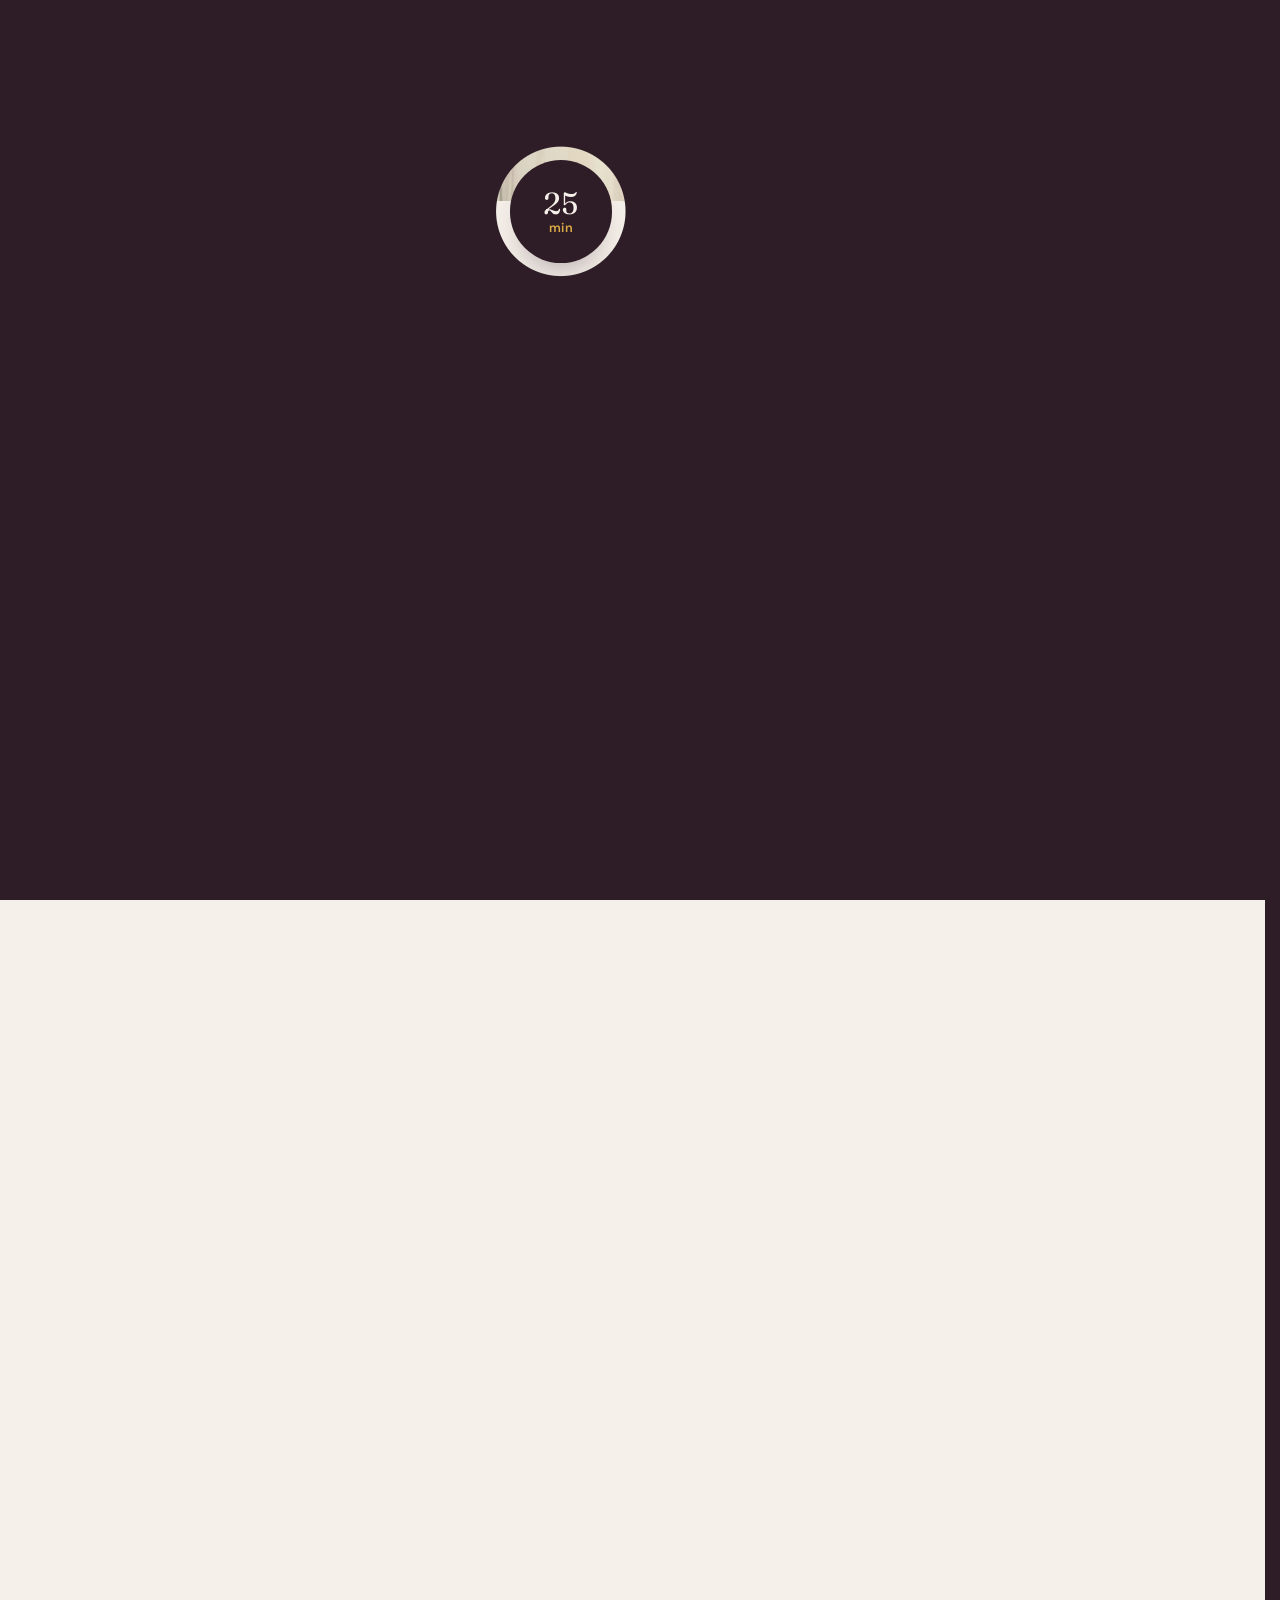
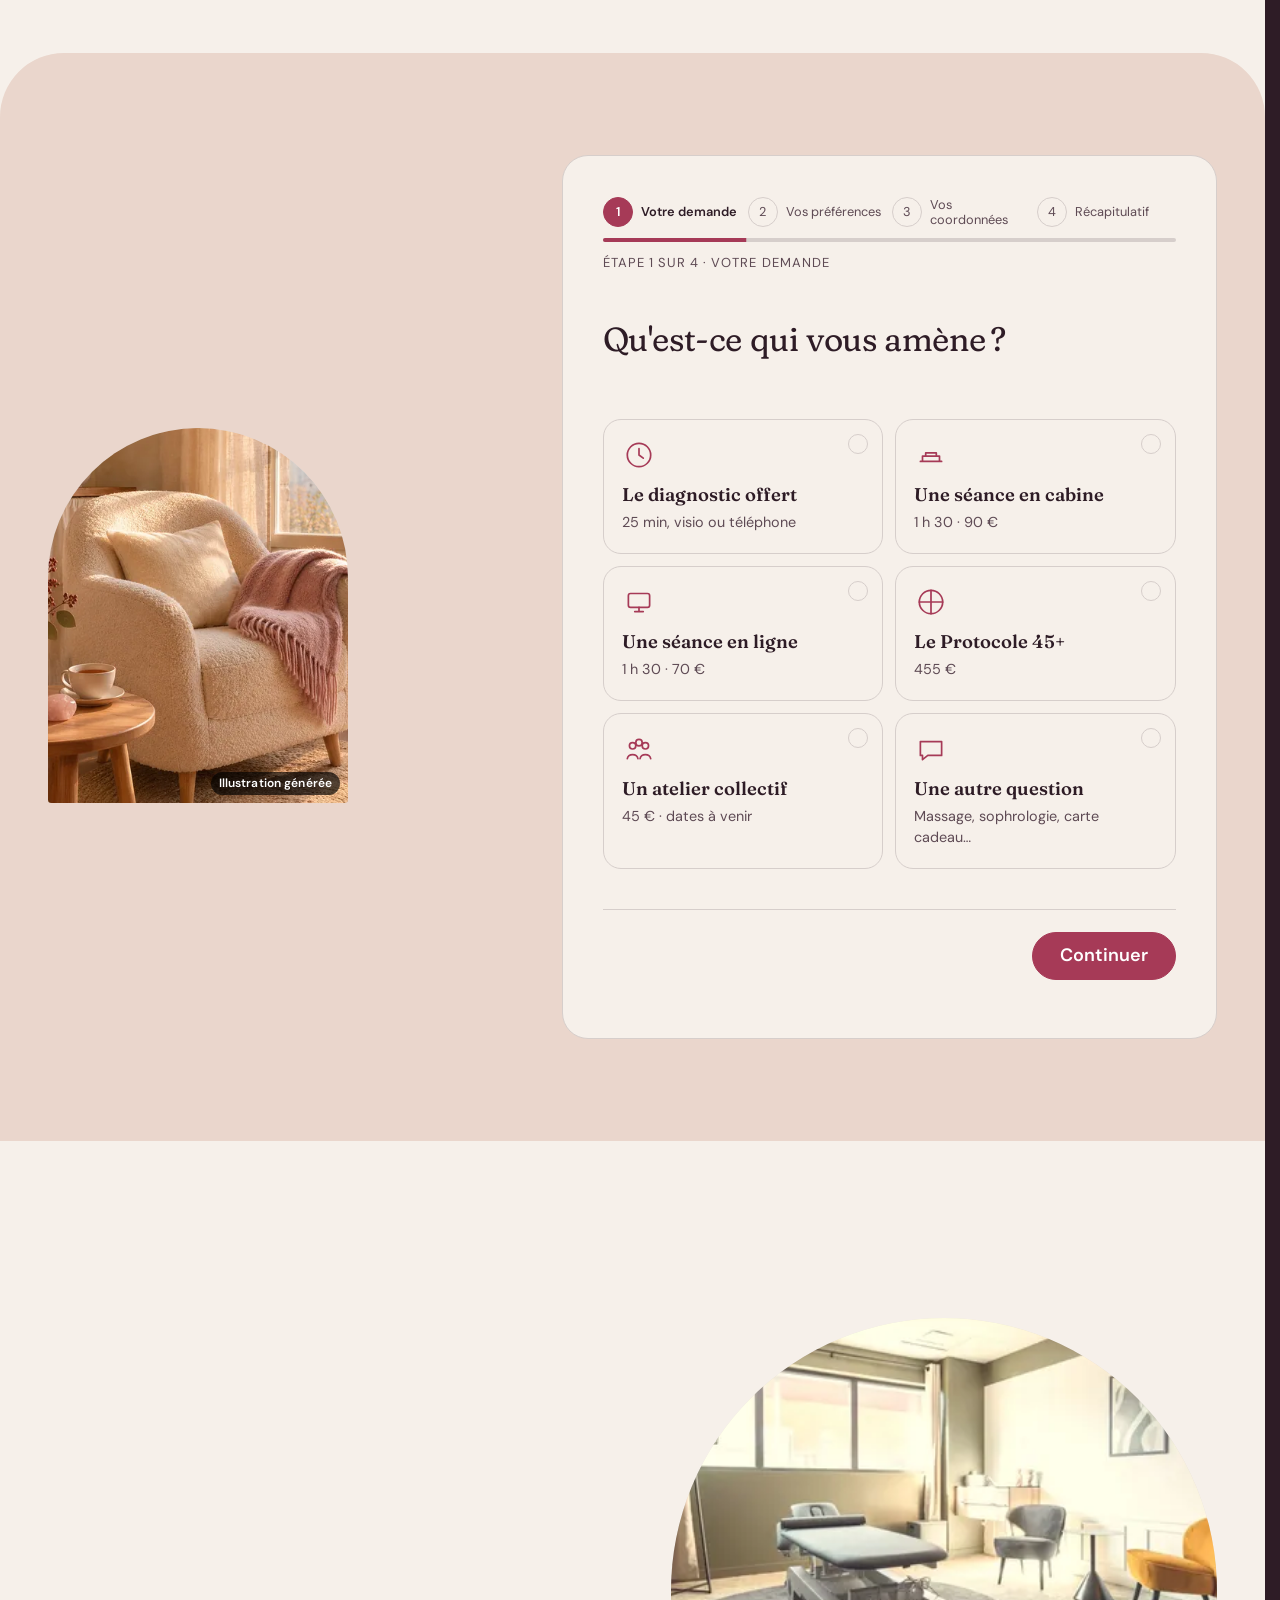
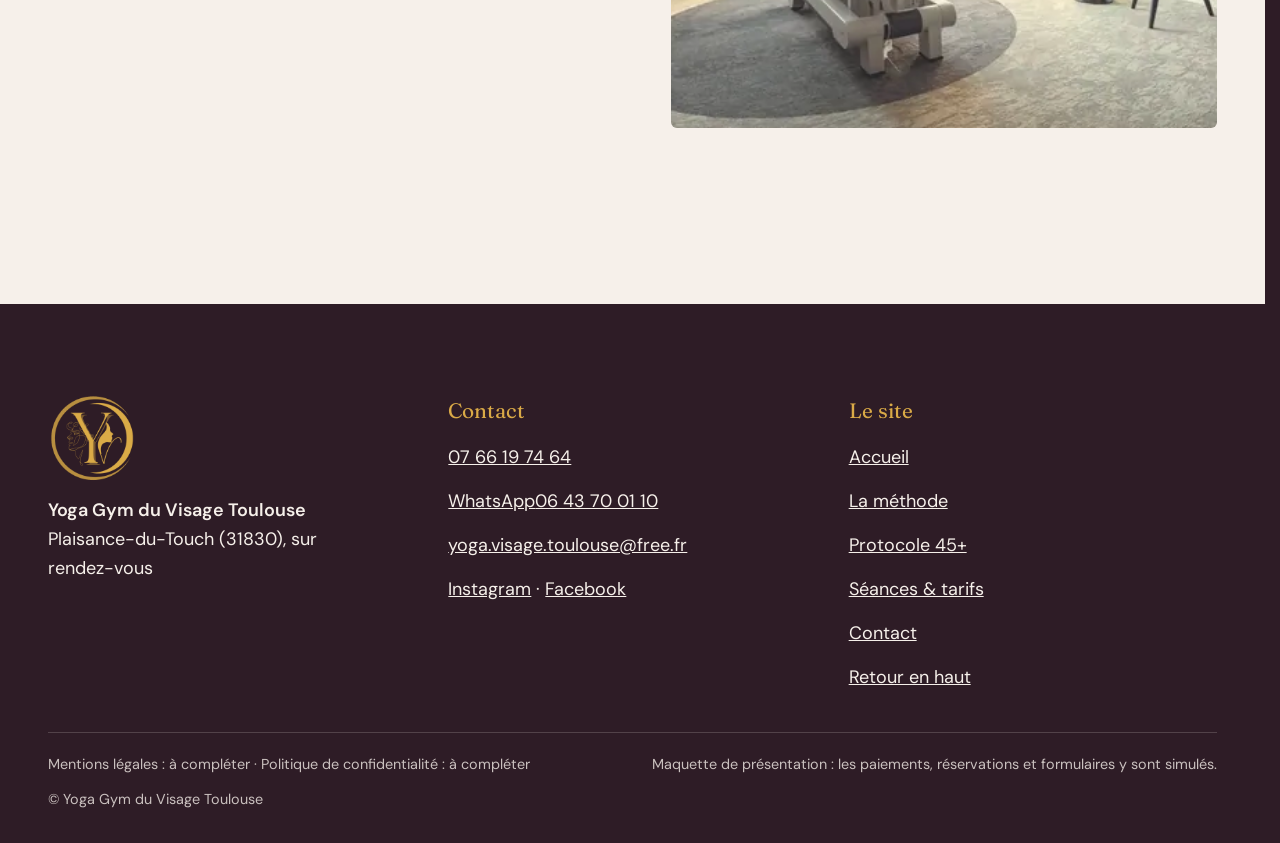
<file: contact.html>
<!doctype html>
<html lang="fr" data-v="2">
<head>
<meta charset="utf-8">
<meta name="viewport" content="width=device-width, initial-scale=1, viewport-fit=cover">
<title>Contact et diagnostic offert : Yoga Gym du Visage</title>
<meta name="description" content="Réservez votre diagnostic offert de 25 minutes, en visio ou par téléphone. Séances au Wellbee Space et au cabinet de Plaisance-du-Touch.">
<meta name="robots" content="noindex, nofollow">
<link rel="canonical" href="https://yoga-gym-visage-maquette.vercel.app/contact">
<style>:root{--fond:#F6F0EA;--texte:#2E1C26;--voile-fond:#2E1C26;--ouverture-fond:#2E1C26;--menu-fond:#2E1C26}:root { --entete-h: 72px; --barres-h: 0px; } html { background: var(--fond); color: var(--texte); scrollbar-gutter: stable; } body { margin: 0; background: var(--fond); } html.js:not(.secours):not([data-arrivee="retour"]) [data-anime] { opacity: 0; } html.js:not(.secours):not([data-arrivee="retour"]) [data-anime].vu { opacity: 1; } [data-voile] { position: fixed; inset: 0; z-index: 900; background: var(--voile-fond); transform: translateY(100%); visibility: hidden; pointer-events: none; } html[data-arrivee="voile"]:not(.voile-leve):not(.secours) [data-voile] { transform: none; visibility: visible; } html.secours [data-voile] { visibility: hidden !important; } .ouverture-panneau { position: fixed; inset: 0; z-index: 850; display: none; place-content: center; justify-items: center; background: var(--ouverture-fond, var(--voile-fond)); color: var(--fond); text-align: center; } html.js[data-arrivee="intro"]:not(.secours):not(.intro-finie) .ouverture-panneau { display: grid; } html.defilement-bloque, html.defilement-bloque body, html.js[data-arrivee="intro"]:not(.secours):not(.intro-finie), html.js[data-arrivee="intro"]:not(.secours):not(.intro-finie) body, html[data-arrivee="voile"]:not(.voile-leve):not(.secours), html[data-arrivee="voile"]:not(.voile-leve):not(.secours) body { overflow: hidden; } html.js[data-arrivee="intro"]:not(.secours):not(.intro-finie) { background-color: var(--ouverture-fond, var(--voile-fond)); } html[data-arrivee="voile"]:not(.voile-leve):not(.secours) { background-color: var(--voile-fond); }</style>
<script>(function () {
var d = document.documentElement, ss = null, ls = null;
try { ss = window.sessionStorage; ls = window.localStorage; } catch (e) {}
d.classList.add('js');
var nav = performance.getEntriesByType ? performance.getEntriesByType('navigation')[0] : null;
var type = nav ? nav.type : 'navigate';
var depart = null;
try { depart = JSON.parse(ss.getItem('socle:depart') || 'null'); ss.removeItem('socle:depart'); } catch (e) {}
if (depart && !(Date.now() - depart.t < 15000)) depart = null;
var mode = type === 'back_forward' ? 'retour' : type === 'reload' ? 'intro' : depart ? 'voile' : 'intro';
d.setAttribute('data-arrivee', mode);
if (mode === 'voile' && depart.couleur) d.style.setProperty('--voile-fond', depart.couleur);
if (type === 'reload' && 'scrollRestoration' in history) {
history.scrollRestoration = 'manual';
}
try {
var choisie = ls && ls.getItem('socle:langue');
var langue = (d.lang || '').slice(0, 2);
if (choisie && choisie !== langue && type === 'navigate' && !depart) {
var alt = document.querySelector('link[rel="alternate"][hreflang="' + choisie + '"]');
if (alt) location.replace(new URL(alt.href).pathname + location.search + location.hash);
}
} catch (e) {}
setTimeout(function () { if (!d.classList.contains('demarre')) d.classList.add('secours'); }, 2000);
})();</script>
<link rel="preload" href="/assets/fonts/fraunces.woff2" as="font" type="font/woff2" crossorigin>
<link rel="preload" href="/assets/fonts/dm-sans-latin-400-normal.woff2" as="font" type="font/woff2" crossorigin>
<link rel="stylesheet" href="/assets/css/socle.css?v=2">
<link rel="stylesheet" href="/assets/css/modules.css?v=2">
<link rel="stylesheet" href="/assets/css/site.css?v=2">
<link rel="modulepreload" href="/assets/js/site.js?v=2">
<link rel="modulepreload" href="/assets/js/socle/index.js?v=2">
<script src="/assets/vendor/gsap.min.js" defer></script>
<script src="/assets/vendor/ScrollTrigger.min.js" defer></script>
<script src="/assets/vendor/SplitText.min.js" defer></script>
<script type="module" src="/assets/js/site.js?v=2"></script>
<meta name="theme-color" content="#F6F0EA">
<link rel="icon" href="/assets/images/favicon.png" type="image/png">
<link rel="apple-touch-icon" href="/assets/images/apple-touch-icon.png">
<meta property="og:type" content="website">
<meta property="og:site_name" content="Yoga Gym du Visage">
<meta property="og:locale" content="fr_FR">
<meta property="og:title" content="Contact et diagnostic offert : Yoga Gym du Visage">
<meta property="og:description" content="Réservez votre diagnostic offert de 25 minutes, en visio ou par téléphone. Séances au Wellbee Space et au cabinet de Plaisance-du-Touch.">
<meta property="og:url" content="https://yoga-gym-visage-maquette.vercel.app/contact">
<meta property="og:image" content="https://yoga-gym-visage-maquette.vercel.app/assets/partage/contact-fr.jpg">
<meta property="og:image:width" content="1200">
<meta property="og:image:height" content="630">
<meta property="og:image:alt" content="Salon d&#39;accueil du Wellbee Space">
<meta name="twitter:card" content="summary_large_image">
<script type="application/ld+json">{"@context":"https://schema.org","@type":"HealthAndBeautyBusiness","name":"Yoga Gym du Visage Toulouse","url":"https://yoga-gym-visage-maquette.vercel.app/","telephone":"+33766197464","email":"yoga.visage.toulouse@free.fr","description":"Yoga et gym du visage : séances en cabine à Plaisance-du-Touch ou en ligne, ateliers collectifs et Protocole 45+.","address":{"@type":"PostalAddress","streetAddress":"3 ter rue du Docteur Charcot","postalCode":"31830","addressLocality":"Plaisance-du-Touch","addressCountry":"FR"},"sameAs":["https://instagram.com/yoga.gymvisagetoulouse/","https://facebook.com/profile.php?id=61575806460836"]}</script>
</head>
<body id="haut">
<div data-voile data-forme="iris" aria-hidden="true"><div class="voile-contenu"><img src="/assets/images/logo-dore.webp" alt="" width="72" height="72"><span data-voile-libelle>Contact</span></div></div>
<div class="ouverture-panneau" data-ouverture aria-hidden="true">
  <div class="ouverture-objet" data-ouverture-objet>
    <svg class="ouverture-cercle" viewBox="0 0 200 200" aria-hidden="true"><circle cx="100" cy="100" r="94" pathLength="1"/></svg>
    <img class="ouverture-logo" src="/assets/images/logo-dore.webp" alt="" width="160" height="160">
  </div>
  <p class="ouverture-nom">Yoga Gym du Visage Toulouse</p>
  <p class="ouverture-ligne">Rajeunir naturellement</p>
</div>
<a class="evitement" href="#contenu">Aller au contenu</a>
<header data-entete>
  <div class="entete-rangee">
    <a class="entete-logo" href="/" data-libelle="Accueil">
      <img src="/assets/images/logo-or.webp" alt="" width="46" height="46"><span class="entete-nom"><span>Yoga Gym du Visage</span><span class="entete-nom-2">Toulouse</span></span>
    </a>
    <nav data-nav aria-label="Navigation principale">
      <ul><li><a href="/methode" data-libelle="La méthode">La méthode</a></li><li><a href="/protocole-45" data-libelle="Protocole 45+">Protocole 45+</a></li><li><a href="/seances-tarifs" data-libelle="Séances &amp; tarifs">Séances &amp; tarifs</a></li><li><a href="/contact" data-libelle="Contact" aria-current="page">Contact</a></li></ul>
    </nav>
    <div class="entete-actions">
      <a class="bouton" href="/contact#diagnostic" data-libelle="Contact">Diagnostic offert</a>
      <button type="button" data-menu-bouton aria-controls="menu" aria-expanded="false" data-libelle-ouvrir="Menu" data-libelle-fermer="Fermer"><span data-libelle-bouton>Menu</span></button>
      <a class="menu-sansjs" href="#menu" data-menu-lien>Menu</a>
    </div>
  </div>
</header>
<script>/* Avant le premier affichage : rangées de la navigation (même règle que ajusterNav dans assets/js/socle/entete.js)
   et hauteur réelle de l'en-tête, pour que rien ne saute quand le JavaScript du site prend la main. */
(function () {
  var h = document.documentElement, u = document.querySelector('[data-nav] ul'), e = document.querySelector('[data-entete]');
  if (u) {
    var deborde = function () { return u.scrollWidth > u.clientWidth + 1; }, c = deborde();
    if (c && window.matchMedia('(min-width: 900px)').matches) {
      h.classList.add('nav-deux-rangees'); c = deborde();
      if (c) { h.classList.add('nav-deux-lignes'); var a = u.querySelector('a'); c = !a || u.getBoundingClientRect().height > a.getBoundingClientRect().height * 2.5; }
      if (c) h.classList.remove('nav-deux-rangees', 'nav-deux-lignes');
    }
    if (c) h.classList.add('nav-compacte');
  }
  if (e) h.style.setProperty('--entete-h', Math.round(e.getBoundingClientRect().height) + 'px');
})();</script>
<span id="menu-ferme" aria-hidden="true"></span>
<div id="menu" data-menu role="dialog" aria-modal="true" aria-label="Menu">
  <p class="menu-sansjs-fermer"><a href="#menu-ferme">Fermer</a></p>
  <ul><li style="--i:0"><a href="/" class="menu-lien" data-libelle="Accueil">Accueil</a></li><li style="--i:1"><a href="/methode" class="menu-lien" data-libelle="La méthode">La méthode</a></li><li style="--i:2"><a href="/protocole-45" class="menu-lien" data-libelle="Protocole 45+">Protocole 45+</a></li><li style="--i:3"><a href="/seances-tarifs" class="menu-lien" data-libelle="Séances &amp; tarifs">Séances &amp; tarifs</a></li><li style="--i:4"><a href="/contact" class="menu-lien" data-libelle="Contact" aria-current="page">Contact</a></li></ul>
  <p><a class="bouton" href="tel:+33766197464">Appeler 07 66 19 74 64</a></p>
</div>
<main id="contenu" tabindex="-1">
<section class="page-tete page-tete--contact" id="debut">
  <figure class="media contact-fond" data-effet="arche-lift" style="--cadrage:55% 50%;--cadrage-mobile:50% 80%">
  <picture><source media="(max-width: 760px) and (orientation: portrait)" srcset="/assets/images/wellbee-salon-mobile-640.webp 640w, /assets/images/wellbee-salon-mobile-1080.webp 1080w" sizes="100vw">
    <img src="/assets/images/wellbee-salon-1280.webp" srcset="/assets/images/wellbee-salon-640.webp 640w, /assets/images/wellbee-salon-1280.webp 1280w, /assets/images/wellbee-salon-1920.webp 1920w" sizes="100vw" alt="Salon d&#39;accueil du Wellbee Space à Plaisance-du-Touch" width="1280" height="1600" fetchpriority="high" loading="eager" decoding="async">
  </picture>
</figure>
  <div class="conteneur contact-tete">
    <div class="contact-tete-carte">
      <p class="medaillon-temps" data-iris-centre="disque"><span>25<small>min</small></span></p>
      <p class="surtitre" data-anime="gsap">Contact</p>
      <h1 data-anime="gsap"><span class="ligne-masque"><span>Prenons</span></span><span class="ligne-masque"><span><em>rendez-vous</em></span></span></h1>
      <p class="masque-ecran-bas" data-anime="gsap">Le plus simple pour commencer : le diagnostic offert. Vous pouvez aussi m&#39;appeler, m&#39;écrire sur WhatsApp ou envoyer une demande.</p>
      <div class="tete-actions" data-anime="gsap">
        <a class="bouton" href="#diagnostic" data-action-principale data-survol="magnetique">Réserver mon diagnostic offert</a>
        <p class="tete-info" data-info-cle>25 minutes offertes, en visio ou par téléphone</p>
      </div>
    </div>
  </div>
</section>
<section class="diagnostic" id="diagnostic">
  <div class="conteneur diagnostic-grille">
    <div>
      <p class="surtitre" data-anime>Diagnostic offert</p>
      <h2 data-anime="lignes">25 minutes pour faire connaissance</h2>
      <p data-anime>Choisissez un créneau dans mon agenda en ligne : on parle de vos souhaits, de votre visage et de la formule qui vous convient.</p>
      <figure class="media demande-portrait" data-anime="rideau" style="--cadrage:50% 50%;aspect-ratio:1">
  <picture>
    <img src="/assets/images/praticienne-portrait-800.webp" srcset="/assets/images/praticienne-portrait-480.webp 480w, /assets/images/praticienne-portrait-640.webp 640w, /assets/images/praticienne-portrait-800.webp 800w" sizes="160px" alt="Portrait de Marianne" width="800" height="800" loading="lazy" decoding="async">
  </picture>
</figure>
      <p class="diagnostic-actions" data-anime>
        <a href="https://calendar.app.google/SX6C55S7yos8rUJ8A" target="_blank" rel="noopener" class="bouton">Choisir un créneau de diagnostic<span class="visuellement-cache"> (nouvel onglet)</span></a>
        <a href="https://calendar.app.google/TjU6UTLEpHLaLJ316" target="_blank" rel="noopener" class="bouton bouton--contour">Réserver une séance dans l&#39;agenda<span class="visuellement-cache"> (nouvel onglet)</span></a>
      </p>
    </div>
    <ul class="canaux" data-anime="cascade">
      <li><span class="canal-titre">Appeler</span><a href="tel:+33766197464">07 66 19 74 64</a></li>
      <li><span class="canal-titre">WhatsApp</span><a href="https://api.whatsapp.com/send?phone=33643700110" target="_blank" rel="noopener">06 43 70 01 10<span class="visuellement-cache"> (nouvel onglet)</span></a></li>
      <li><span class="canal-titre">E-mail</span><a href="mailto:yoga.visage.toulouse@free.fr">yoga.visage.toulouse@free.fr</a></li>
      <li><span class="canal-titre">Instagram et Facebook</span><span><a href="https://instagram.com/yoga.gymvisagetoulouse/" target="_blank" rel="noopener">Instagram<span class="visuellement-cache"> (nouvel onglet)</span></a> · <a href="https://facebook.com/profile.php?id=61575806460836" target="_blank" rel="noopener">Facebook<span class="visuellement-cache"> (nouvel onglet)</span></a></span></li>
    </ul>
  </div>
</section>
<section class="fpe demande" id="demande" data-module="formulaire-par-etapes" aria-labelledby="fpe-titre">
  <div class="conteneur demande-grille">
    <div class="fpe__tete">
      <p class="surtitre" data-anime>Une demande</p>
      <h2 class="fpe__h2" id="fpe-titre" data-anime="lignes">Écrivez-moi</h2>
      <p class="fpe__intro" data-anime>Trois étapes, une minute. Je vous réponds pour fixer la date.</p>
      <figure class="media demande-media" data-grok data-fx="parallaxe" style="--cadrage:50% 50%;aspect-ratio:4 / 5">
  <picture>
    <img src="/assets/images/grok/carte-sophro-784.webp" srcset="/assets/images/grok/carte-sophro-480.webp 480w, /assets/images/grok/carte-sophro-640.webp 640w, /assets/images/grok/carte-sophro-784.webp 784w" sizes="(max-width: 760px) 60vw, 26vw" alt="Fauteuil et plaid près d’une fenêtre, lumière douce de fin d’après-midi" width="784" height="1176" loading="lazy" decoding="async">
  </picture><figcaption class="mention-ia">Illustration générée</figcaption>
</figure>
    </div>
    <div class="fpe__carton">
      <form class="fpe__form" action="#demande" method="post" novalidate>
        <div class="fpe__progression">
          <ol class="fpe__reperes" aria-label="Progression"></ol>
          <div class="fpe__barre" aria-hidden="true"><span></span></div>
          <p class="fpe__etat" aria-live="polite"></p>
        </div>
        <fieldset class="fpe__etape" data-etape="Votre demande">
          <legend class="fpe__legende"><h3 class="fpe__titre">Qu&#39;est-ce qui vous amène ?</h3></legend>
          <div class="fpe__groupe fpe__cartes" data-libelle="Demande">
            <label class="fpe__carte"><input type="radio" name="demande" value="diagnostic" required>
              <svg class="fpe__icone" viewBox="0 0 32 32" aria-hidden="true"><circle cx="16" cy="16" r="11"/><path d="M16 10v6l4 3"/></svg>
              <span class="fpe__carte-titre">Le diagnostic offert</span><span class="fpe__carte-texte">25 min, visio ou téléphone</span></label><label class="fpe__carte"><input type="radio" name="demande" value="cabine">
              <svg class="fpe__icone" viewBox="0 0 32 32" aria-hidden="true"><path d="M6 22h20M8 22v-5h16v5M11 17v-3h10v3"/></svg>
              <span class="fpe__carte-titre">Une séance en cabine</span><span class="fpe__carte-texte">1 h 30 · 90 €</span></label><label class="fpe__carte"><input type="radio" name="demande" value="en-ligne">
              <svg class="fpe__icone" viewBox="0 0 32 32" aria-hidden="true"><rect x="6" y="8" width="20" height="13" rx="2"/><path d="M12 25h8M16 21v4"/></svg>
              <span class="fpe__carte-titre">Une séance en ligne</span><span class="fpe__carte-texte">1 h 30 · 70 €</span></label><label class="fpe__carte"><input type="radio" name="demande" value="protocole">
              <svg class="fpe__icone" viewBox="0 0 32 32" aria-hidden="true"><circle cx="16" cy="16" r="11"/><path d="M16 5v22M5 16h22"/></svg>
              <span class="fpe__carte-titre">Le Protocole 45+</span><span class="fpe__carte-texte">455 €</span></label><label class="fpe__carte"><input type="radio" name="demande" value="atelier">
              <svg class="fpe__icone" viewBox="0 0 32 32" aria-hidden="true"><circle cx="10" cy="13" r="3"/><circle cx="22" cy="13" r="3"/><circle cx="16" cy="10" r="3"/><path d="M5 25c1-5 9-5 10 0M17 25c1-5 9-5 10 0"/></svg>
              <span class="fpe__carte-titre">Un atelier collectif</span><span class="fpe__carte-texte">45 € · dates à venir</span></label><label class="fpe__carte"><input type="radio" name="demande" value="autre">
              <svg class="fpe__icone" viewBox="0 0 32 32" aria-hidden="true"><path d="M6 9h20v13H13l-5 4v-4H6z"/></svg>
              <span class="fpe__carte-titre">Une autre question</span><span class="fpe__carte-texte">Massage, sophrologie, carte cadeau…</span></label>
          </div>
        </fieldset>
        <fieldset class="fpe__etape" data-etape="Vos préférences">
          <legend class="fpe__legende"><h3 class="fpe__titre">Quand et comment ?</h3></legend>
          <fieldset class="fpe__groupe" data-libelle="Format">
            <legend class="fpe__groupe-titre">Format</legend>
            <div class="fpe__puces">
              <label class="fpe__puce"><input type="radio" name="format" value="cabine"><span class="fpe__choix-texte">En cabine</span></label>
              <label class="fpe__puce"><input type="radio" name="format" value="en-ligne"><span class="fpe__choix-texte">En ligne</span></label>
              <label class="fpe__puce"><input type="radio" name="format" value="indifferent" checked><span class="fpe__choix-texte">Je ne sais pas encore</span></label>
            </div>
          </fieldset>
          <fieldset class="fpe__groupe" data-libelle="Jour souhaité">
            <legend class="fpe__groupe-titre">Jour souhaité</legend>
            <div class="fpe__puces">
              <label class="fpe__puce"><input type="radio" name="jour" value="mercredi"><span class="fpe__choix-texte">Mercredi</span></label>
              <label class="fpe__puce"><input type="radio" name="jour" value="samedi"><span class="fpe__choix-texte">Samedi</span></label>
              <label class="fpe__puce"><input type="radio" name="jour" value="indifferent" checked><span class="fpe__choix-texte">Peu importe</span></label>
            </div>
          </fieldset>
          <div class="fpe__champ">
            <label for="fpe-message">Votre message <span class="fpe__facultatif">facultatif</span></label>
            <textarea id="fpe-message" name="message" rows="4"></textarea>
          </div>
        </fieldset>
        <fieldset class="fpe__etape" data-etape="Vos coordonnées">
          <legend class="fpe__legende"><h3 class="fpe__titre">Comment vous répondre ?</h3></legend>
          <div class="fpe__grille">
            <div class="fpe__champ"><label for="fpe-nom">Prénom et nom <i aria-hidden="true">*</i></label><input id="fpe-nom" name="nom" autocomplete="name" required></div>
            <div class="fpe__champ"><label for="fpe-email">E-mail <i aria-hidden="true">*</i></label><input id="fpe-email" name="email" type="email" autocomplete="email" required></div>
            <div class="fpe__champ"><label for="fpe-tel">Téléphone</label><input id="fpe-tel" name="tel" type="tel" inputmode="tel" autocomplete="tel" pattern="[0-9 +().\-]{8,20}"></div>
          </div>
          <label class="fpe__case"><input type="checkbox" name="accord" value="oui" required data-libelle="Accord" data-hors-recap><span class="fpe__choix-texte">J&#39;accepte que mes coordonnées servent uniquement à répondre à ma demande. <i aria-hidden="true">*</i></span></label>
          <p class="fpe__aide">Vos coordonnées servent uniquement à vous répondre. Politique de confidentialité : à compléter.</p>
        </fieldset>
        <fieldset class="fpe__etape" data-etape="Récapitulatif" data-recap>
          <legend class="fpe__legende"><h3 class="fpe__titre">Tout est juste ?</h3></legend>
          <div class="fpe__recap"><p>…</p></div>
        </fieldset>
        <div class="fpe__nav">
          <button class="fpe__bouton fpe__bouton--ligne" type="button" data-precedent>Retour</button>
          <button class="fpe__bouton" type="button" data-suivant data-retour="Revenir au récapitulatif">Continuer</button>
          <button class="fpe__bouton" type="submit">Envoyer la demande</button>
        </div>
      </form>
      <div class="fpe__fin" hidden>
        <svg class="fpe__coche" viewBox="0 0 64 64" aria-hidden="true"><circle cx="32" cy="32" r="28"/><path d="M20 33l8 8 16-17"/></svg>
        <h3>Merci, c&#39;est noté</h3>
        <p data-resume></p>
        <p>Démonstration : rien n&#39;a été envoyé. Sur le site final, Marianne vous répondra pour fixer la date.</p>
        <div class="fpe__fin-actions">
          <a class="fpe__bouton" href="mailto:yoga.visage.toulouse@free.fr" data-mailto hidden>Envoyer par e-mail</a>
          <button class="fpe__bouton fpe__bouton--ligne" type="button" data-recommencer>Nouvelle demande</button>
        </div>
      </div>
    </div>
  </div>
</section>
<section class="plan" id="lieux">
  <div class="conteneur plan-grille">
    <div>
      <p class="surtitre" data-anime>Plan et accès</p>
      <h2 data-anime="lignes">Deux adresses à Plaisance‑du‑Touch</h2>
      <dl class="adresses" data-anime="cascade">
        <div><dt><span class="repere-pastille" aria-hidden="true">1</span>Wellbee Space</dt><dd>3 ter rue du Docteur Charcot, 31830 Plaisance-du-Touch<br><strong>Mercredi et samedi, sur rendez-vous</strong><br><a href="https://www.google.com/maps/search/?api=1&amp;query=3+ter+rue+du+Docteur+Charcot+31830+Plaisance-du-Touch" target="_blank" rel="noopener" class="lien-fleche">Itinéraire<span class="visuellement-cache"> (nouvel onglet)</span></a></dd></div>
        <div><dt><span class="repere-pastille" aria-hidden="true">2</span>Le cabinet</dt><dd>41 rue de Gascogne, 31830 Plaisance-du-Touch<br><strong>Samedi, sur rendez-vous</strong><br><a href="https://www.google.com/maps/search/?api=1&amp;query=41+rue+de+Gascogne+31830+Plaisance-du-Touch" target="_blank" rel="noopener" class="lien-fleche">Itinéraire<span class="visuellement-cache"> (nouvel onglet)</span></a></dd></div>
      </dl>
    </div>
    <figure class="media plan-media" data-fx="parallaxe" style="--cadrage:53% 52%;aspect-ratio:4 / 3">
  <picture><source media="(max-width: 760px) and (orientation: portrait)" srcset="/assets/images/wellbee-salle-mobile-640.webp 640w, /assets/images/wellbee-salle-mobile-1080.webp 1080w" sizes="(max-width: 760px) 90vw, 46vw">
    <img src="/assets/images/wellbee-salle-1280.webp" srcset="/assets/images/wellbee-salle-640.webp 640w, /assets/images/wellbee-salle-1280.webp 1280w, /assets/images/wellbee-salle-1920.webp 1920w" sizes="(max-width: 760px) 90vw, 46vw" alt="Salle de soin du Wellbee Space à Plaisance-du-Touch" width="1280" height="720" loading="lazy" decoding="async">
  </picture>
</figure>
  </div>
</section>
</main>
<footer class="pied" id="pied">
  <div class="conteneur pied-grille">
    <div class="pied-marque">
      <img src="/assets/images/logo-dore.webp" alt="" width="88" height="88" loading="lazy">
      <p><strong>Yoga Gym du Visage Toulouse</strong><br>Plaisance-du-Touch (31830), sur rendez-vous</p>
    </div>
    <div>
      <p class="pied-titre">Contact</p>
      <ul>
        <li><a href="tel:+33766197464"><span class="sans-coupure">07 66 19 74 64</span></a></li>
        <li><a href="https://api.whatsapp.com/send?phone=33643700110" target="_blank" rel="noopener">WhatsApp <span class="sans-coupure">06 43 70 01 10</span><span class="visuellement-cache"> (nouvel onglet)</span></a></li>
        <li><a href="mailto:yoga.visage.toulouse@free.fr">yoga.visage.toulouse@free.fr</a></li>
        <li><a href="https://instagram.com/yoga.gymvisagetoulouse/" target="_blank" rel="noopener">Instagram<span class="visuellement-cache"> (nouvel onglet)</span></a> · <a href="https://facebook.com/profile.php?id=61575806460836" target="_blank" rel="noopener">Facebook<span class="visuellement-cache"> (nouvel onglet)</span></a></li>
      </ul>
    </div>
    <nav aria-label="Le site">
      <p class="pied-titre">Le site</p>
      <ul><li><a href="/" data-libelle="Accueil">Accueil</a></li><li><a href="/methode" data-libelle="La méthode">La méthode</a></li><li><a href="/protocole-45" data-libelle="Protocole 45+">Protocole 45+</a></li><li><a href="/seances-tarifs" data-libelle="Séances &amp; tarifs">Séances &amp; tarifs</a></li><li><a href="/contact" data-libelle="Contact" aria-current="page">Contact</a></li><li><a href="#haut" data-sans-transition>Retour en haut</a></li></ul>
    </nav>
  </div>
  <div class="conteneur pied-bas">
    <p>Mentions légales : à compléter · Politique de confidentialité : à compléter</p>
    <p>Maquette de présentation : les paiements, réservations et formulaires y sont simulés.</p>
    <p>© Yoga Gym du Visage Toulouse</p>
  </div>
</footer>
<div data-barre-fixe>
  <a class="bouton bouton--contour" href="tel:+33766197464">Appeler</a>
  <a class="bouton" href="/contact#diagnostic" data-libelle="Contact">Diagnostic offert</a>
</div>
</body>
</html>
</file>
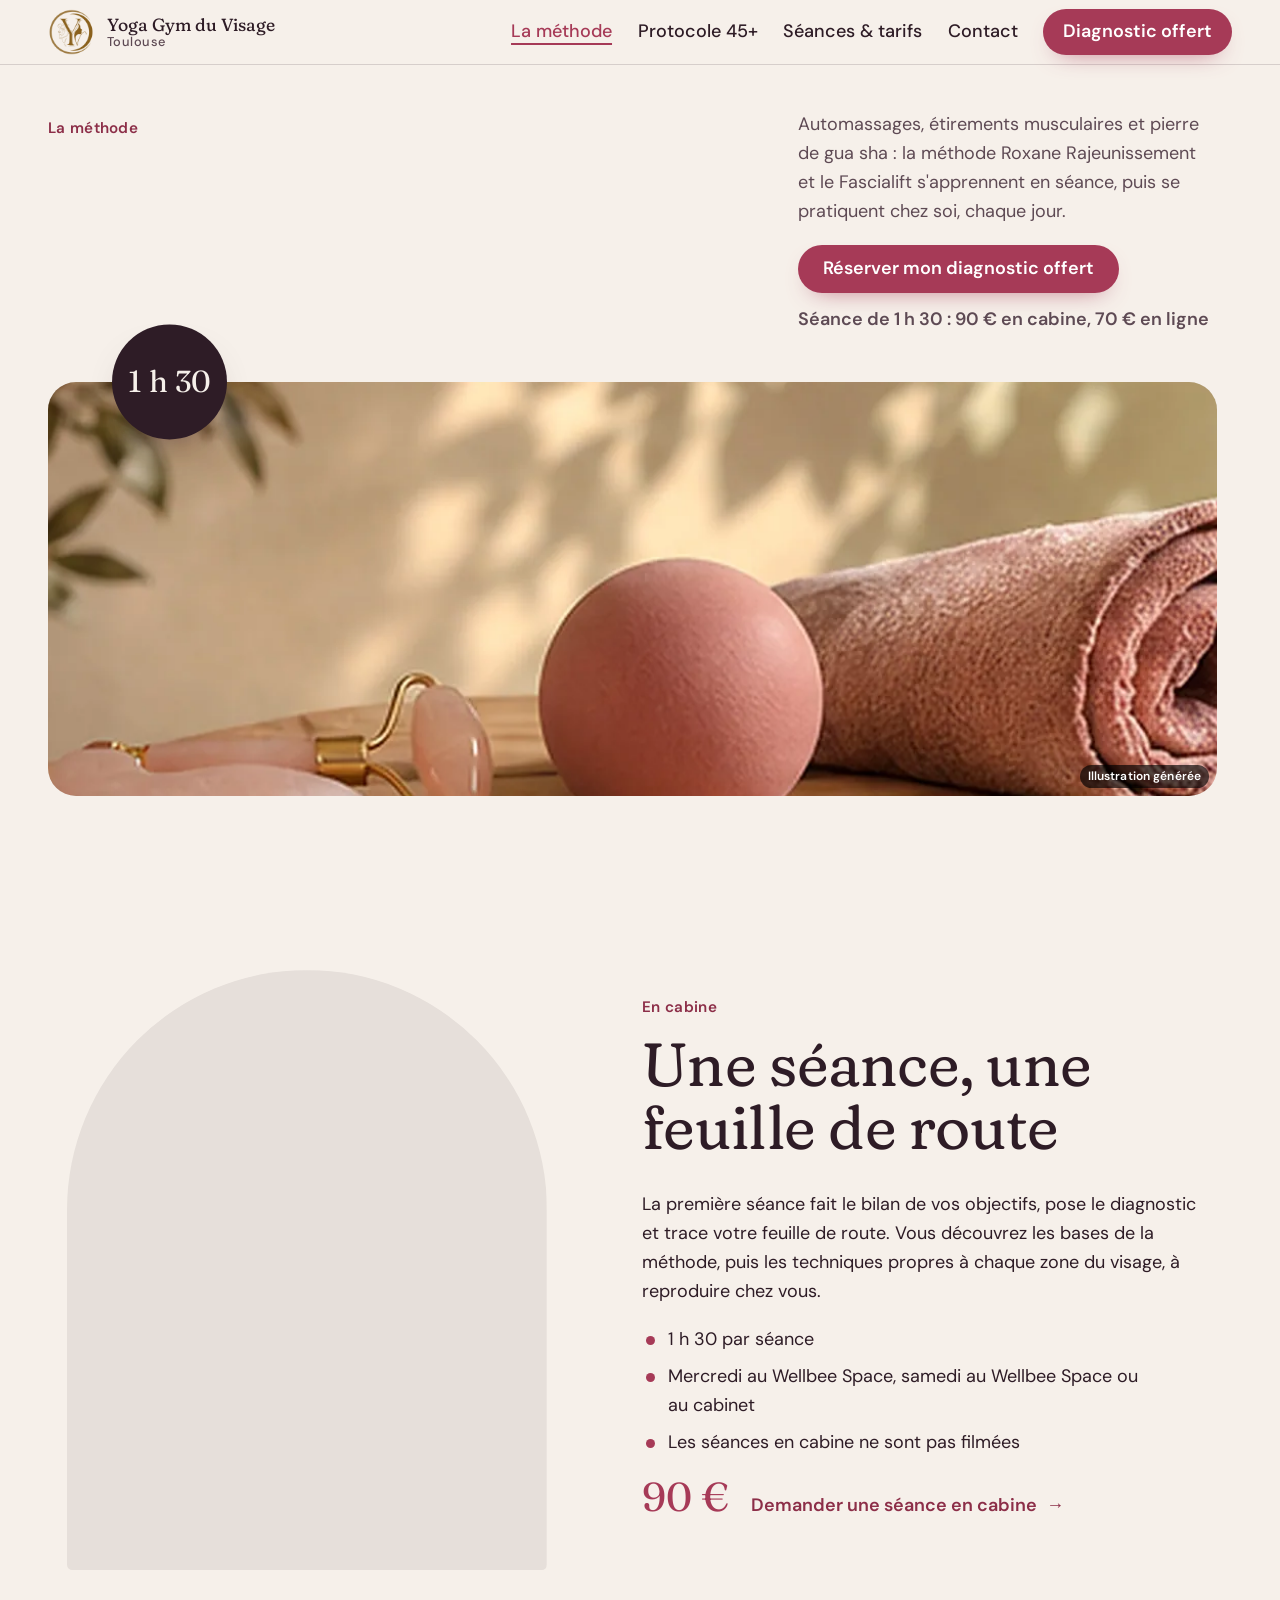
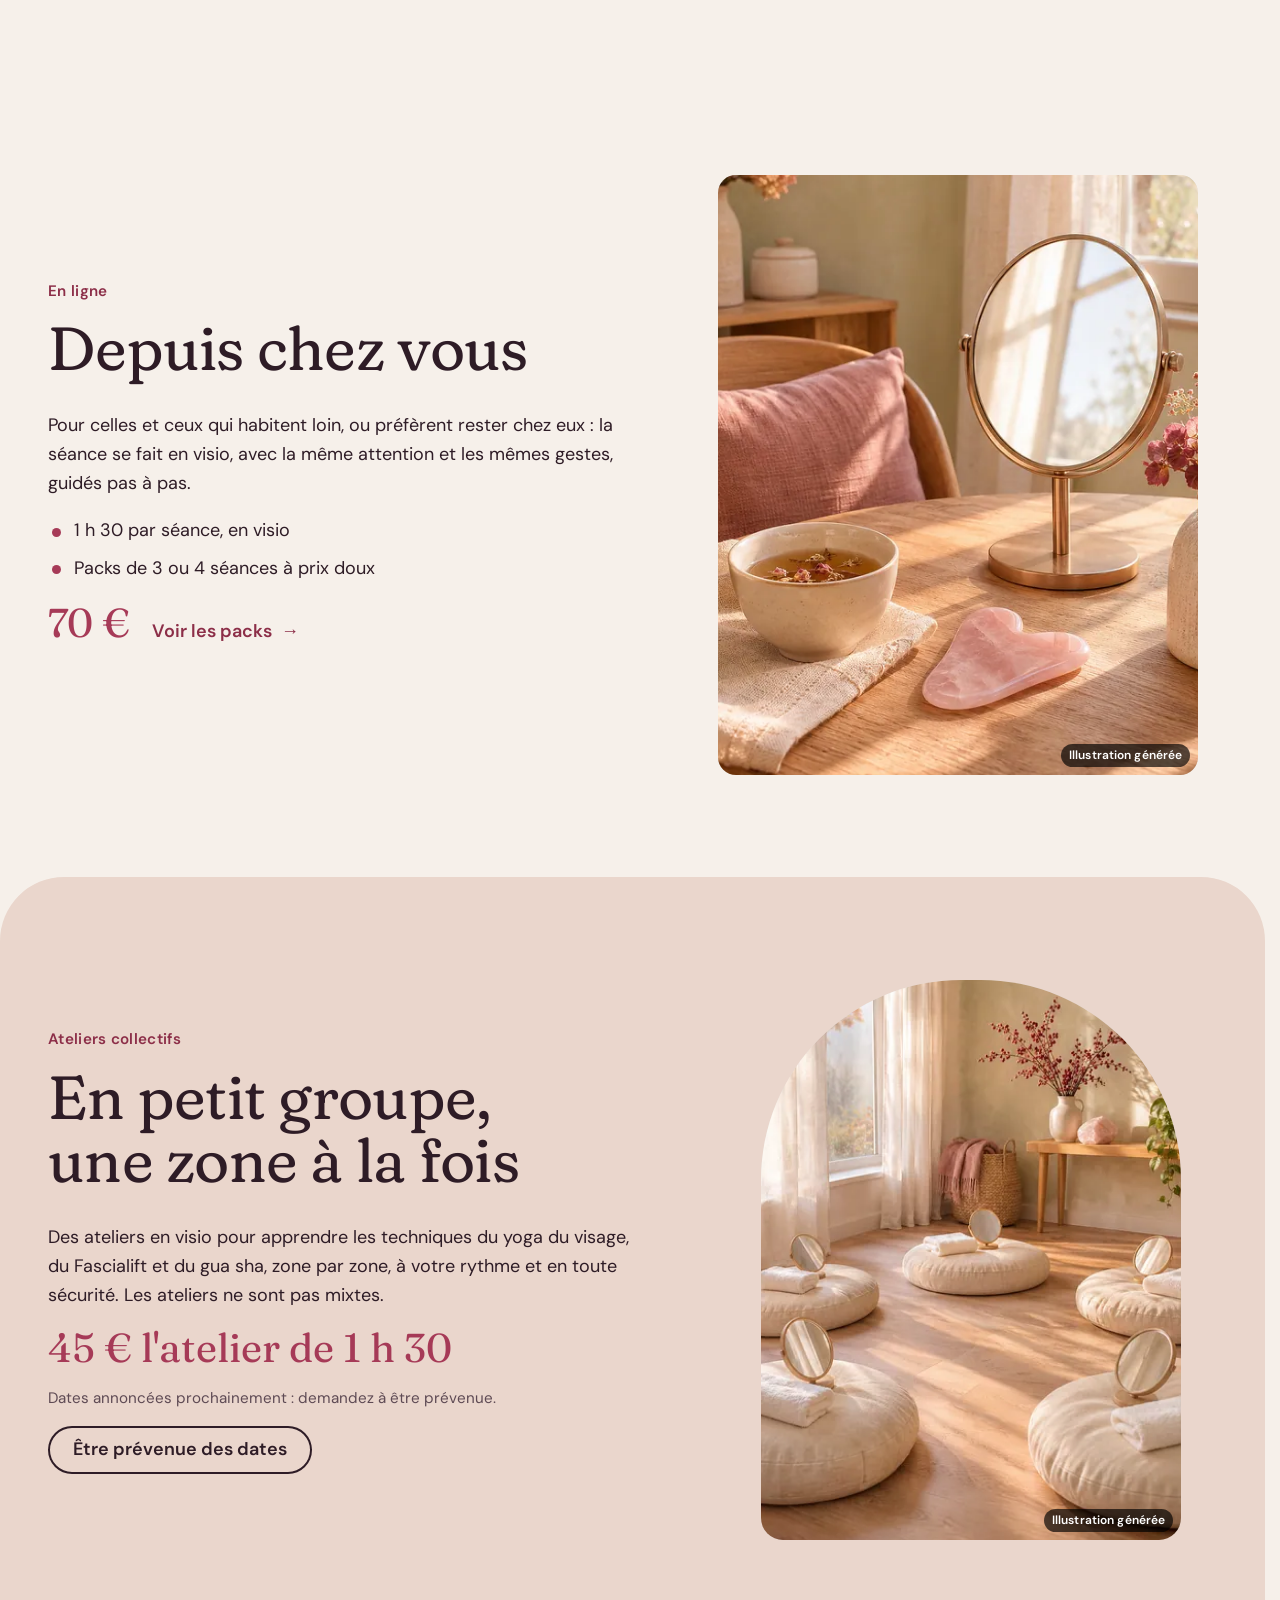
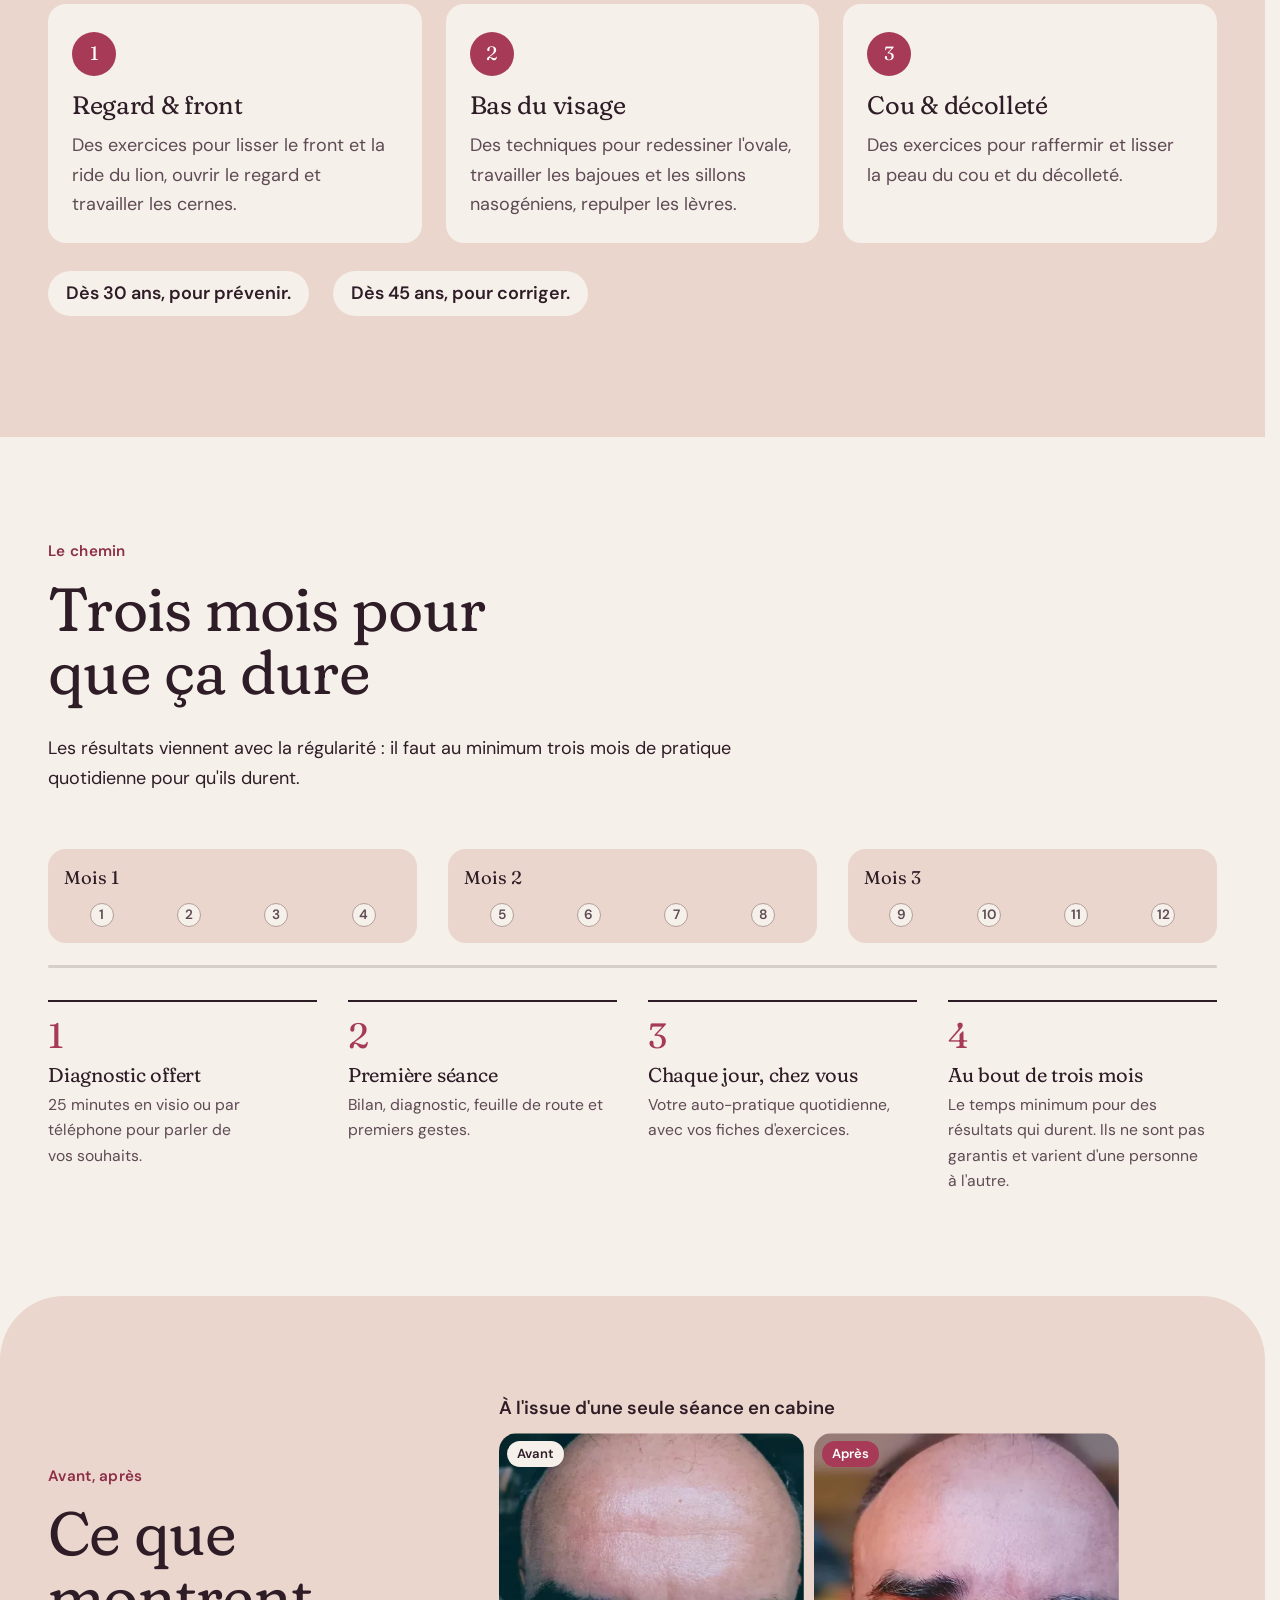
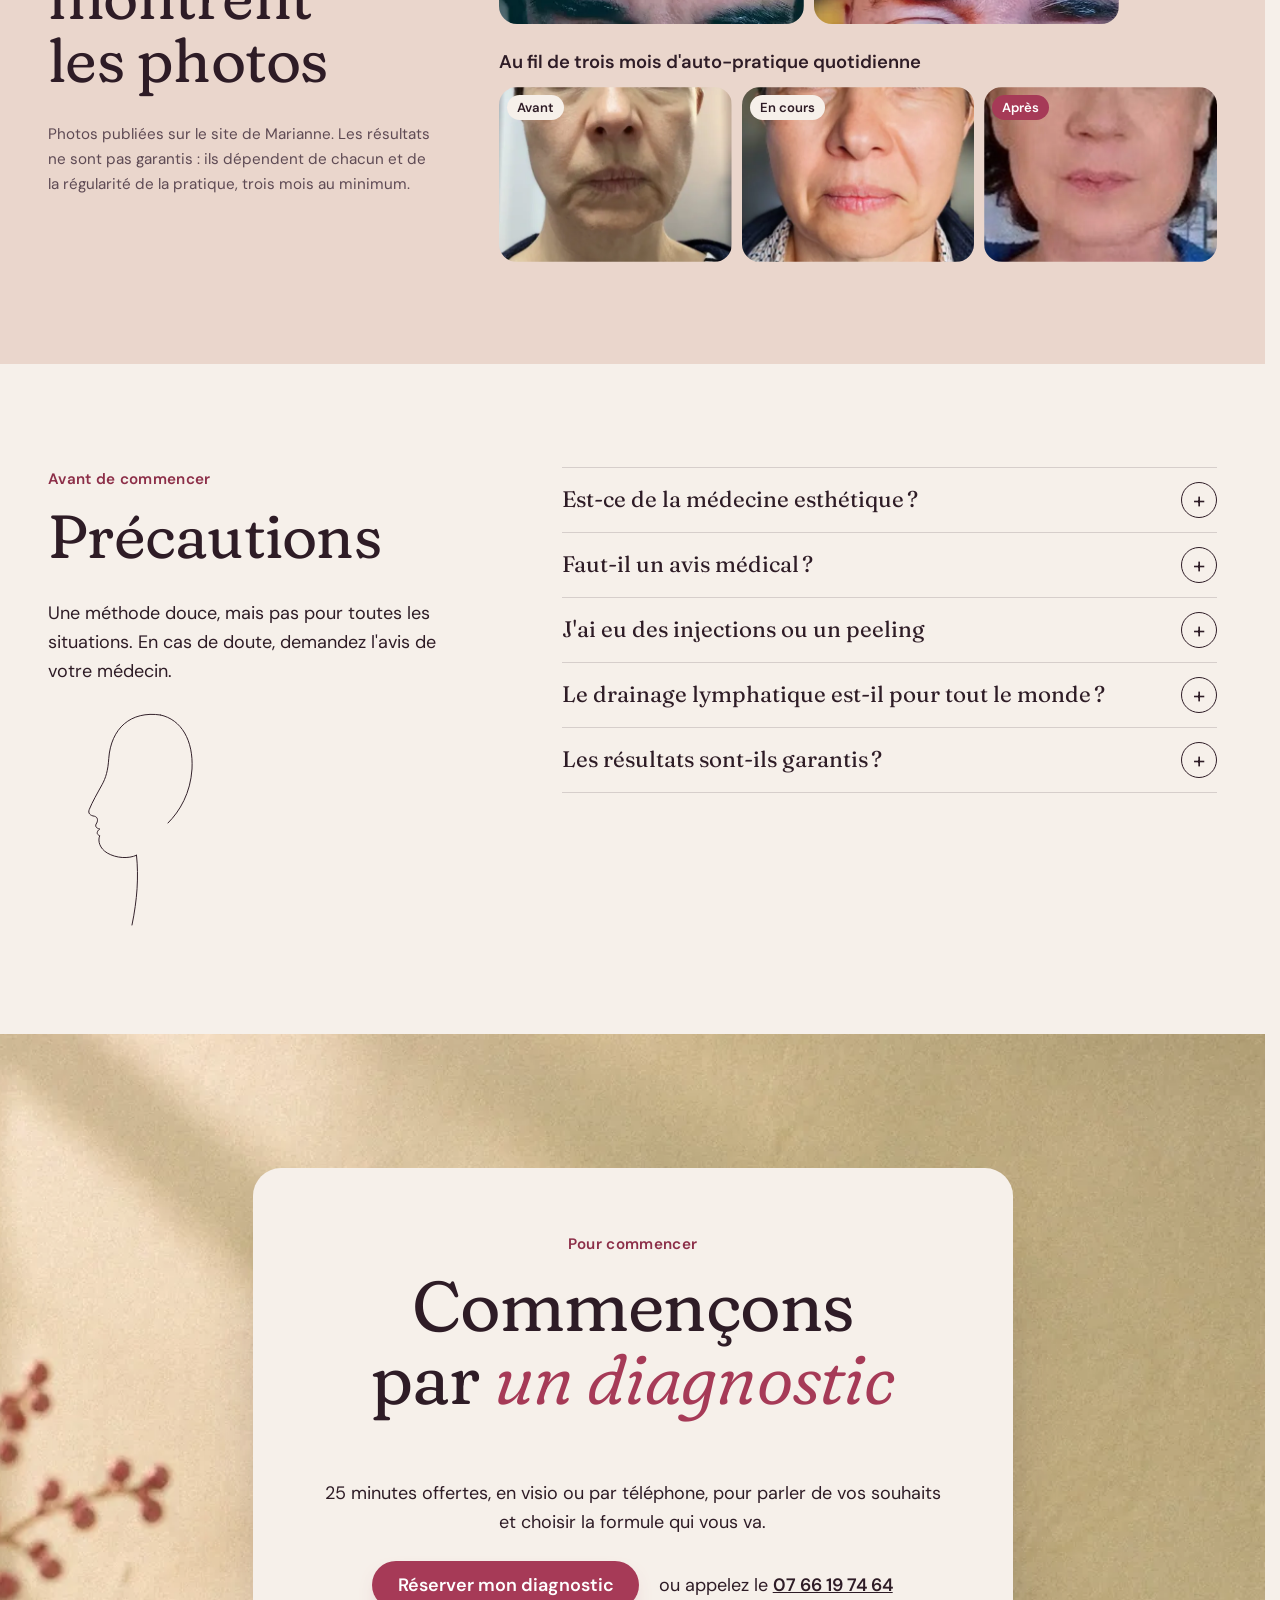
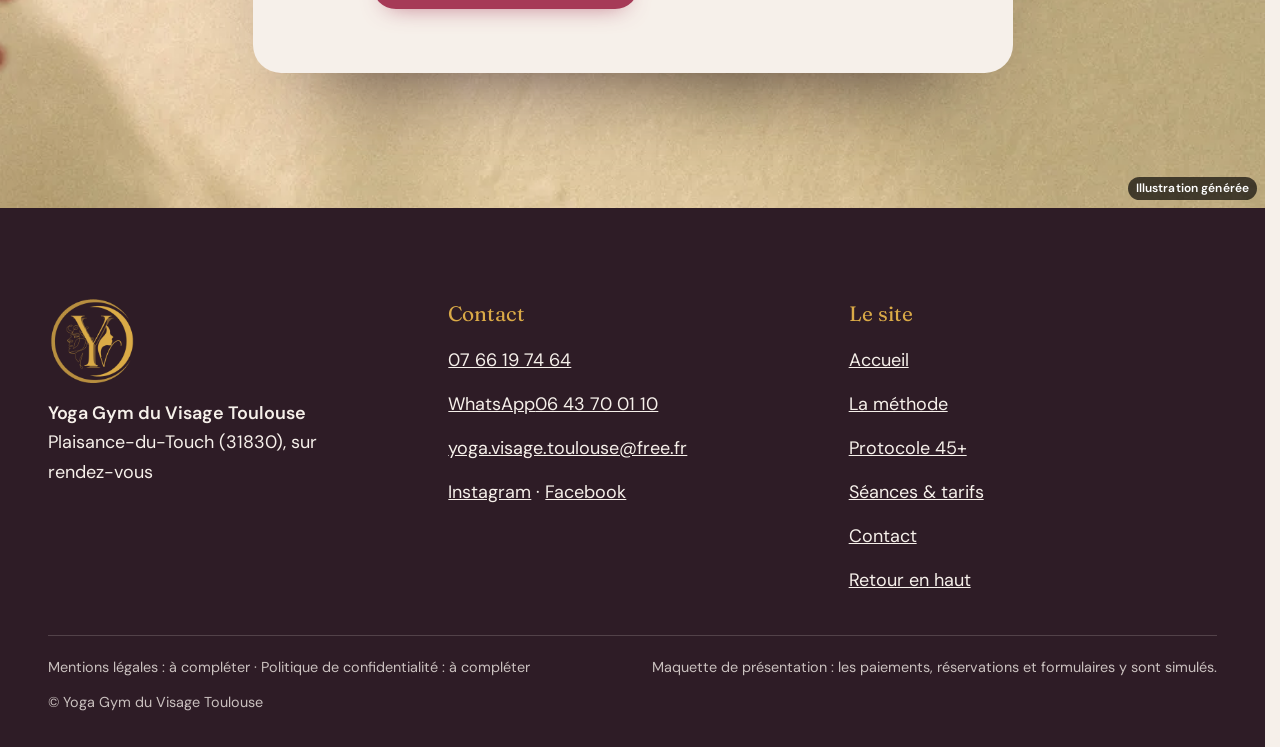
<file: methode.html>
<!doctype html>
<html lang="fr" data-v="2">
<head>
<meta charset="utf-8">
<meta name="viewport" content="width=device-width, initial-scale=1, viewport-fit=cover">
<title>La méthode : yoga et gym du visage, en cabine ou en ligne</title>
<meta name="description" content="Automassages, étirements et gua sha : la méthode Roxane Rajeunissement, en séance de 1 h 30 à Plaisance-du-Touch ou en visio, et en ateliers collectifs.">
<meta name="robots" content="noindex, nofollow">
<link rel="canonical" href="https://yoga-gym-visage-maquette.vercel.app/methode">
<style>:root{--fond:#F6F0EA;--texte:#2E1C26;--voile-fond:#2E1C26;--ouverture-fond:#2E1C26;--menu-fond:#2E1C26}:root { --entete-h: 72px; --barres-h: 0px; } html { background: var(--fond); color: var(--texte); scrollbar-gutter: stable; } body { margin: 0; background: var(--fond); } html.js:not(.secours):not([data-arrivee="retour"]) [data-anime] { opacity: 0; } html.js:not(.secours):not([data-arrivee="retour"]) [data-anime].vu { opacity: 1; } [data-voile] { position: fixed; inset: 0; z-index: 900; background: var(--voile-fond); transform: translateY(100%); visibility: hidden; pointer-events: none; } html[data-arrivee="voile"]:not(.voile-leve):not(.secours) [data-voile] { transform: none; visibility: visible; } html.secours [data-voile] { visibility: hidden !important; } .ouverture-panneau { position: fixed; inset: 0; z-index: 850; display: none; place-content: center; justify-items: center; background: var(--ouverture-fond, var(--voile-fond)); color: var(--fond); text-align: center; } html.js[data-arrivee="intro"]:not(.secours):not(.intro-finie) .ouverture-panneau { display: grid; } html.defilement-bloque, html.defilement-bloque body, html.js[data-arrivee="intro"]:not(.secours):not(.intro-finie), html.js[data-arrivee="intro"]:not(.secours):not(.intro-finie) body, html[data-arrivee="voile"]:not(.voile-leve):not(.secours), html[data-arrivee="voile"]:not(.voile-leve):not(.secours) body { overflow: hidden; } html.js[data-arrivee="intro"]:not(.secours):not(.intro-finie) { background-color: var(--ouverture-fond, var(--voile-fond)); } html[data-arrivee="voile"]:not(.voile-leve):not(.secours) { background-color: var(--voile-fond); }</style>
<script>(function () {
var d = document.documentElement, ss = null, ls = null;
try { ss = window.sessionStorage; ls = window.localStorage; } catch (e) {}
d.classList.add('js');
var nav = performance.getEntriesByType ? performance.getEntriesByType('navigation')[0] : null;
var type = nav ? nav.type : 'navigate';
var depart = null;
try { depart = JSON.parse(ss.getItem('socle:depart') || 'null'); ss.removeItem('socle:depart'); } catch (e) {}
if (depart && !(Date.now() - depart.t < 15000)) depart = null;
var mode = type === 'back_forward' ? 'retour' : type === 'reload' ? 'intro' : depart ? 'voile' : 'intro';
d.setAttribute('data-arrivee', mode);
if (mode === 'voile' && depart.couleur) d.style.setProperty('--voile-fond', depart.couleur);
if (type === 'reload' && 'scrollRestoration' in history) {
history.scrollRestoration = 'manual';
}
try {
var choisie = ls && ls.getItem('socle:langue');
var langue = (d.lang || '').slice(0, 2);
if (choisie && choisie !== langue && type === 'navigate' && !depart) {
var alt = document.querySelector('link[rel="alternate"][hreflang="' + choisie + '"]');
if (alt) location.replace(new URL(alt.href).pathname + location.search + location.hash);
}
} catch (e) {}
setTimeout(function () { if (!d.classList.contains('demarre')) d.classList.add('secours'); }, 2000);
})();</script>
<link rel="preload" href="/assets/fonts/fraunces.woff2" as="font" type="font/woff2" crossorigin>
<link rel="preload" href="/assets/fonts/dm-sans-latin-400-normal.woff2" as="font" type="font/woff2" crossorigin>
<link rel="stylesheet" href="/assets/css/socle.css?v=2">
<link rel="stylesheet" href="/assets/css/modules.css?v=2">
<link rel="stylesheet" href="/assets/css/site.css?v=2">
<link rel="modulepreload" href="/assets/js/site.js?v=2">
<link rel="modulepreload" href="/assets/js/socle/index.js?v=2">
<script src="/assets/vendor/gsap.min.js" defer></script>
<script src="/assets/vendor/ScrollTrigger.min.js" defer></script>
<script src="/assets/vendor/SplitText.min.js" defer></script>
<script type="module" src="/assets/js/site.js?v=2"></script>
<meta name="theme-color" content="#F6F0EA">
<link rel="icon" href="/assets/images/favicon.png" type="image/png">
<link rel="apple-touch-icon" href="/assets/images/apple-touch-icon.png">
<meta property="og:type" content="website">
<meta property="og:site_name" content="Yoga Gym du Visage">
<meta property="og:locale" content="fr_FR">
<meta property="og:title" content="La méthode : yoga et gym du visage, en cabine ou en ligne">
<meta property="og:description" content="Automassages, étirements et gua sha : la méthode Roxane Rajeunissement, en séance de 1 h 30 à Plaisance-du-Touch ou en visio, et en ateliers collectifs.">
<meta property="og:url" content="https://yoga-gym-visage-maquette.vercel.app/methode">
<meta property="og:image" content="https://yoga-gym-visage-maquette.vercel.app/assets/partage/methode-fr.jpg">
<meta property="og:image:width" content="1200">
<meta property="og:image:height" content="630">
<meta property="og:image:alt" content="Plateau avec pierre de gua sha et rouleau de jade">
<meta name="twitter:card" content="summary_large_image">
<script type="application/ld+json">{"@context":"https://schema.org","@type":"HealthAndBeautyBusiness","name":"Yoga Gym du Visage Toulouse","url":"https://yoga-gym-visage-maquette.vercel.app/","telephone":"+33766197464","email":"yoga.visage.toulouse@free.fr","description":"Yoga et gym du visage : séances en cabine à Plaisance-du-Touch ou en ligne, ateliers collectifs et Protocole 45+.","address":{"@type":"PostalAddress","streetAddress":"3 ter rue du Docteur Charcot","postalCode":"31830","addressLocality":"Plaisance-du-Touch","addressCountry":"FR"},"sameAs":["https://instagram.com/yoga.gymvisagetoulouse/","https://facebook.com/profile.php?id=61575806460836"]}</script>
</head>
<body id="haut">
<div data-voile data-forme="iris" aria-hidden="true"><div class="voile-contenu"><img src="/assets/images/logo-dore.webp" alt="" width="72" height="72"><span data-voile-libelle>La méthode</span></div></div>
<div class="ouverture-panneau" data-ouverture aria-hidden="true">
  <div class="ouverture-objet" data-ouverture-objet>
    <svg class="ouverture-cercle" viewBox="0 0 200 200" aria-hidden="true"><circle cx="100" cy="100" r="94" pathLength="1"/></svg>
    <img class="ouverture-logo" src="/assets/images/logo-dore.webp" alt="" width="160" height="160">
  </div>
  <p class="ouverture-nom">Yoga Gym du Visage Toulouse</p>
  <p class="ouverture-ligne">Rajeunir naturellement</p>
</div>
<a class="evitement" href="#contenu">Aller au contenu</a>
<header data-entete>
  <div class="entete-rangee">
    <a class="entete-logo" href="/" data-libelle="Accueil">
      <img src="/assets/images/logo-or.webp" alt="" width="46" height="46"><span class="entete-nom"><span>Yoga Gym du Visage</span><span class="entete-nom-2">Toulouse</span></span>
    </a>
    <nav data-nav aria-label="Navigation principale">
      <ul><li><a href="/methode" data-libelle="La méthode" aria-current="page">La méthode</a></li><li><a href="/protocole-45" data-libelle="Protocole 45+">Protocole 45+</a></li><li><a href="/seances-tarifs" data-libelle="Séances &amp; tarifs">Séances &amp; tarifs</a></li><li><a href="/contact" data-libelle="Contact">Contact</a></li></ul>
    </nav>
    <div class="entete-actions">
      <a class="bouton" href="/contact#diagnostic" data-libelle="Contact">Diagnostic offert</a>
      <button type="button" data-menu-bouton aria-controls="menu" aria-expanded="false" data-libelle-ouvrir="Menu" data-libelle-fermer="Fermer"><span data-libelle-bouton>Menu</span></button>
      <a class="menu-sansjs" href="#menu" data-menu-lien>Menu</a>
    </div>
  </div>
</header>
<script>/* Avant le premier affichage : rangées de la navigation (même règle que ajusterNav dans assets/js/socle/entete.js)
   et hauteur réelle de l'en-tête, pour que rien ne saute quand le JavaScript du site prend la main. */
(function () {
  var h = document.documentElement, u = document.querySelector('[data-nav] ul'), e = document.querySelector('[data-entete]');
  if (u) {
    var deborde = function () { return u.scrollWidth > u.clientWidth + 1; }, c = deborde();
    if (c && window.matchMedia('(min-width: 900px)').matches) {
      h.classList.add('nav-deux-rangees'); c = deborde();
      if (c) { h.classList.add('nav-deux-lignes'); var a = u.querySelector('a'); c = !a || u.getBoundingClientRect().height > a.getBoundingClientRect().height * 2.5; }
      if (c) h.classList.remove('nav-deux-rangees', 'nav-deux-lignes');
    }
    if (c) h.classList.add('nav-compacte');
  }
  if (e) h.style.setProperty('--entete-h', Math.round(e.getBoundingClientRect().height) + 'px');
})();</script>
<span id="menu-ferme" aria-hidden="true"></span>
<div id="menu" data-menu role="dialog" aria-modal="true" aria-label="Menu">
  <p class="menu-sansjs-fermer"><a href="#menu-ferme">Fermer</a></p>
  <ul><li style="--i:0"><a href="/" class="menu-lien" data-libelle="Accueil">Accueil</a></li><li style="--i:1"><a href="/methode" class="menu-lien" data-libelle="La méthode" aria-current="page">La méthode</a></li><li style="--i:2"><a href="/protocole-45" class="menu-lien" data-libelle="Protocole 45+">Protocole 45+</a></li><li style="--i:3"><a href="/seances-tarifs" class="menu-lien" data-libelle="Séances &amp; tarifs">Séances &amp; tarifs</a></li><li style="--i:4"><a href="/contact" class="menu-lien" data-libelle="Contact">Contact</a></li></ul>
  <p><a class="bouton" href="tel:+33766197464">Appeler 07 66 19 74 64</a></p>
</div>
<main id="contenu" tabindex="-1">
<section class="page-tete page-tete--methode" id="debut">
  <div class="conteneur methode-tete">
    <div>
      <p class="surtitre" data-anime="gsap">La méthode</p>
      <h1 data-anime="gsap"><span class="ligne-masque"><span>Des gestes doux,</span></span><span class="ligne-masque"><span><em>appris pour durer</em></span></span></h1>
    </div>
    <div class="methode-tete-droite">
      <p class="masque-ecran-tres-bas" data-anime="gsap">Automassages, étirements musculaires et pierre de gua sha : la méthode Roxane Rajeunissement et le Fascialift s&#39;apprennent en séance, puis se pratiquent chez soi, chaque jour.</p>
      <div class="tete-actions" data-anime="gsap">
        <a href="/contact#diagnostic" class="bouton" data-libelle="Contact" data-action-principale data-survol="magnetique">Réserver mon diagnostic offert</a>
        <p class="tete-info" data-info-cle>Séance de 1 h 30 : 90 € en cabine, 70 € en ligne</p>
      </div>
    </div>
  </div>
  <div class="bandeau">
    <figure class="media bandeau-media" data-grok data-effet="arche-lift" style="--cadrage:50% 62%;--cadrage-mobile:50% 82%">
  <picture><source media="(max-width: 760px) and (orientation: portrait)" srcset="/assets/images/grok/methode-ouverture-mobile-640.webp 640w, /assets/images/grok/methode-ouverture-mobile-1080.webp 1080w" sizes="100vw">
    <img src="/assets/images/grok/methode-ouverture-1280.webp" srcset="/assets/images/grok/methode-ouverture-640.webp 640w, /assets/images/grok/methode-ouverture-1280.webp 1280w, /assets/images/grok/methode-ouverture-1920.webp 1920w" sizes="100vw" alt="Plateau vu du dessus : pierre de gua sha, rouleau de jade, serviette et coupelle d’eau" width="1280" height="720" fetchpriority="high" loading="eager" decoding="async">
  </picture><figcaption class="mention-ia">Illustration générée</figcaption>
</figure>
    <p class="badge" data-iris-centre="disque"><span>1 h 30</span></p>
  </div>
</section>
<section class="bloc-image" id="cabine">
  <div class="conteneur bloc-image-grille">
    <figure class="media bloc-image-media bloc-image-media--arche" data-anime="rideau" style="--cadrage:50% 64%;aspect-ratio:4 / 5">
  <picture>
    <img src="/assets/images/cabine-784.webp" srcset="/assets/images/cabine-480.webp 480w, /assets/images/cabine-640.webp 640w, /assets/images/cabine-784.webp 784w" sizes="(max-width: 760px) 90vw, 40vw" alt="La cabine de soin : table de massage, paravent en bambou, lumière du jour" width="784" height="1177" loading="lazy" decoding="async">
  </picture>
</figure>
    <div>
      <p class="surtitre" data-anime>En cabine</p>
      <h2 data-anime="lignes">Une séance, une feuille de route</h2>
      <p data-anime>La première séance fait le bilan de vos objectifs, pose le diagnostic et trace votre feuille de route. Vous découvrez les bases de la méthode, puis les techniques propres à chaque zone du visage, à reproduire chez vous.</p>
      <ul class="puces" data-anime="cascade">
        <li>1 h 30 par séance</li><li>Mercredi au Wellbee Space, samedi au Wellbee Space ou au cabinet</li><li>Les séances en cabine ne sont pas filmées</li>
      </ul>
      <p class="bloc-prix" data-anime><strong data-prix>90 €</strong> <a href="/contact?demande=cabine#demande" class="lien-fleche" data-libelle="Contact">Demander une séance en cabine</a></p>
    </div>
  </div>
</section>
<section class="bloc-image bloc-image--inverse" id="en-ligne">
  <div class="conteneur bloc-image-grille">
    <div>
      <p class="surtitre" data-anime>En ligne</p>
      <h2 data-anime="lignes">Depuis chez vous</h2>
      <p data-anime>Pour celles et ceux qui habitent loin, ou préfèrent rester chez eux : la séance se fait en visio, avec la même attention et les mêmes gestes, guidés pas à pas.</p>
      <ul class="puces" data-anime="cascade"><li>1 h 30 par séance, en visio</li><li>Packs de 3 ou 4 séances à prix doux</li></ul>
      <p class="bloc-prix" data-anime><strong data-prix>70 €</strong> <a href="/seances-tarifs#packs" class="lien-fleche" data-libelle="Séances &amp; tarifs">Voir les packs</a></p>
    </div>
    <figure class="media bloc-image-media" data-grok data-fx="parallaxe" style="--cadrage:50% 50%;aspect-ratio:4 / 5">
  <picture>
    <img src="/assets/images/grok/carte-en-ligne-784.webp" srcset="/assets/images/grok/carte-en-ligne-480.webp 480w, /assets/images/grok/carte-en-ligne-640.webp 640w, /assets/images/grok/carte-en-ligne-784.webp 784w" sizes="(max-width: 760px) 90vw, 40vw" alt="Petit miroir, pierre de gua sha et tasse de tisane sur une table près d’une fenêtre" width="784" height="1176" loading="lazy" decoding="async">
  </picture><figcaption class="mention-ia">Illustration générée</figcaption>
</figure>
  </div>
</section>
<section class="ateliers" id="ateliers">
  <div class="conteneur">
    <div class="ateliers-tete">
      <div>
        <p class="surtitre" data-anime>Ateliers collectifs</p>
        <h2 data-anime="lignes">En petit groupe, une zone à la fois</h2>
        <p data-anime>Des ateliers en visio pour apprendre les techniques du yoga du visage, du Fascialift et du gua sha, zone par zone, à votre rythme et en toute sécurité. Les ateliers ne sont pas mixtes.</p>
        <p class="bloc-prix" data-anime><strong data-prix>45 € l&#39;atelier de 1 h 30</strong></p>
        <p class="note" data-anime>Dates annoncées prochainement : demandez à être prévenue.</p>
        <p data-anime><a href="/contact?demande=atelier#demande" class="bouton bouton--contour" data-libelle="Contact">Être prévenue des dates</a></p>
      </div>
      <figure class="media ateliers-media" data-grok data-fx="zoom" style="--cadrage:50% 50%;aspect-ratio:3 / 4">
  <picture>
    <img src="/assets/images/grok/carte-ateliers-784.webp" srcset="/assets/images/grok/carte-ateliers-480.webp 480w, /assets/images/grok/carte-ateliers-640.webp 640w, /assets/images/grok/carte-ateliers-784.webp 784w" sizes="(max-width: 760px) 90vw, 34vw" alt="Coussins disposés en demi-cercle, un petit miroir sur chacun" width="784" height="1176" loading="lazy" decoding="async">
  </picture><figcaption class="mention-ia">Illustration générée</figcaption>
</figure>
    </div>
    <ul class="zones-cartes" data-anime="cascade">
      <li class="zone-carte"><span class="zone-carte-num" aria-hidden="true">1</span><h3>Regard &amp; front</h3><p>Des exercices pour lisser le front et la ride du lion, ouvrir le regard et travailler les cernes.</p></li><li class="zone-carte"><span class="zone-carte-num" aria-hidden="true">2</span><h3>Bas du visage</h3><p>Des techniques pour redessiner l&#39;ovale, travailler les bajoues et les sillons nasogéniens, repulper les lèvres.</p></li><li class="zone-carte"><span class="zone-carte-num" aria-hidden="true">3</span><h3>Cou &amp; décolleté</h3><p>Des exercices pour raffermir et lisser la peau du cou et du décolleté.</p></li>
    </ul>
    <p class="visage-ages" data-anime><span>Dès 30 ans, pour prévenir.</span> <span>Dès 45 ans, pour corriger.</span></p>
  </div>
</section>
<section class="parcours" id="trois-mois">
  <div class="conteneur">
    <div class="tete-section">
      <p class="surtitre" data-anime>Le chemin</p>
      <h2 data-anime="lignes">Trois mois pour que ça dure</h2>
      <p data-anime>Les résultats viennent avec la régularité : il faut au minimum trois mois de pratique quotidienne pour qu&#39;ils durent.</p>
    </div>
    <div class="parcours-frise" data-effet="trois-mois" data-visuel>
      <div class="parcours-semaines" aria-label="12 semaines" role="img">
        <div class="mois"><p class="mois-nom" aria-hidden="true">Mois 1</p><div class="mois-semaines"><span class="semaine" aria-hidden="true"><span>1</span></span><span class="semaine" aria-hidden="true"><span>2</span></span><span class="semaine" aria-hidden="true"><span>3</span></span><span class="semaine" aria-hidden="true"><span>4</span></span></div></div><div class="mois"><p class="mois-nom" aria-hidden="true">Mois 2</p><div class="mois-semaines"><span class="semaine" aria-hidden="true"><span>5</span></span><span class="semaine" aria-hidden="true"><span>6</span></span><span class="semaine" aria-hidden="true"><span>7</span></span><span class="semaine" aria-hidden="true"><span>8</span></span></div></div><div class="mois"><p class="mois-nom" aria-hidden="true">Mois 3</p><div class="mois-semaines"><span class="semaine" aria-hidden="true"><span>9</span></span><span class="semaine" aria-hidden="true"><span>10</span></span><span class="semaine" aria-hidden="true"><span>11</span></span><span class="semaine" aria-hidden="true"><span>12</span></span></div></div>
      </div>
      <div class="parcours-barre" aria-hidden="true"><span></span></div>
      <ol class="parcours-etapes">
        <li><h3>Diagnostic offert</h3><p>25 minutes en visio ou par téléphone pour parler de vos souhaits.</p></li><li><h3>Première séance</h3><p>Bilan, diagnostic, feuille de route et premiers gestes.</p></li><li><h3>Chaque jour, chez vous</h3><p>Votre auto-pratique quotidienne, avec vos fiches d&#39;exercices.</p></li><li><h3>Au bout de trois mois</h3><p>Le temps minimum pour des résultats qui durent. Ils ne sont pas garantis et varient d&#39;une personne à l&#39;autre.</p></li>
      </ol>
    </div>
  </div>
</section>
<section class="resultats resultats--methode resultats--accueil" id="resultats">
  <div class="conteneur resultats-grille">
    <div class="tete-section">
      <p class="surtitre" data-anime>Avant, après</p>
      <h2 data-anime="lignes">Ce que montrent les photos</h2>
      <p class="note" data-anime>Photos publiées sur le site de Marianne. Les résultats ne sont pas garantis : ils dépendent de chacun et de la régularité de la pratique, trois mois au minimum.</p>
    </div>
    <div class="duos">
      <div class="duo duo--2">
        <h3 data-anime>À l&#39;issue d&#39;une seule séance en cabine</h3>
        <div class="duo-images">
          <figure class="media duo-media" data-anime="rideau" style="--cadrage:50% 50%">
  <picture>
    <img src="/assets/images/front-avant-640.webp" srcset="/assets/images/front-avant-480.webp 480w, /assets/images/front-avant-640.webp 640w" sizes="(max-width: 760px) 44vw, 22vw" alt="Front avant la séance en cabine, rides marquées" width="640" height="360" loading="lazy" decoding="async">
  </picture><figcaption class="media-legende">Avant</figcaption>
</figure>
          <figure class="media duo-media" data-anime="rideau" style="--cadrage:50% 50%">
  <picture>
    <img src="/assets/images/front-apres-800.webp" srcset="/assets/images/front-apres-480.webp 480w, /assets/images/front-apres-640.webp 640w, /assets/images/front-apres-800.webp 800w" sizes="(max-width: 760px) 44vw, 22vw" alt="Le même front à l&#39;issue d&#39;une séance en cabine" width="800" height="450" loading="lazy" decoding="async">
  </picture><figcaption class="media-legende">Après</figcaption>
</figure>
        </div>
      </div>
      <div class="duo duo--3">
        <h3 data-anime>Au fil de trois mois d&#39;auto-pratique quotidienne</h3>
        <div class="duo-images">
          <figure class="media duo-media" data-anime="rideau" style="--cadrage:50% 50%">
  <picture>
    <img src="/assets/images/ovale-avant-480.webp" srcset="/assets/images/ovale-avant-480.webp 480w" sizes="(max-width: 760px) 30vw, 15vw" alt="Bas du visage d&#39;une cliente au début de la pratique" width="480" height="360" loading="lazy" decoding="async">
  </picture><figcaption class="media-legende">Avant</figcaption>
</figure>
          <figure class="media duo-media" data-anime="rideau" style="--cadrage:50% 50%">
  <picture>
    <img src="/assets/images/ovale-pendant-640.webp" srcset="/assets/images/ovale-pendant-480.webp 480w, /assets/images/ovale-pendant-640.webp 640w" sizes="(max-width: 760px) 30vw, 15vw" alt="Bas du visage de la même cliente en cours de pratique" width="640" height="480" loading="lazy" decoding="async">
  </picture><figcaption class="media-legende">En cours</figcaption>
</figure>
          <figure class="media duo-media" data-anime="rideau" style="--cadrage:50% 50%">
  <picture>
    <img src="/assets/images/ovale-apres-480.webp" srcset="/assets/images/ovale-apres-480.webp 480w" sizes="(max-width: 760px) 30vw, 15vw" alt="Bas du visage de la même cliente après trois mois de pratique quotidienne" width="480" height="360" loading="lazy" decoding="async">
  </picture><figcaption class="media-legende">Après</figcaption>
</figure>
        </div>
      </div>
    </div>
  </div>
</section>
<section class="precautions" id="precautions">
  <div class="conteneur precautions-grille">
    <div class="precautions-cote">
      <p class="surtitre" data-anime>Avant de commencer</p>
      <h2 data-anime="lignes">Précautions</h2>
      <p data-anime>Une méthode douce, mais pas pour toutes les situations. En cas de doute, demandez l&#39;avis de votre médecin.</p>
      <svg class="profil precautions-profil" viewBox="0 0 200 300" aria-hidden="true" data-fx="trace" data-visuel>
  <path d="M150 12 C110 6 84 30 81 70 C80 86 77 96 72 105 C66 116 59 128 55 138 C53 143 56 146 62 147 C66 148 67 152 65 156 C62 160 64 163 69 164 C65 167 64 171 69 173 C66 180 69 190 79 196 C91 203 107 204 118 199"/>
  <path d="M118 199 C121 228 119 258 112 292"/>
  <path d="M150 12 C178 18 194 46 192 84 C190 116 176 140 160 156"/>
  <path class="geste" d="M96 150 C104 136 114 126 128 118" data-fx-trait/>
  <path class="geste" d="M92 92 C100 80 110 72 124 66" data-fx-trait/>
  <path class="geste" d="M100 186 C110 176 120 170 134 166" data-fx-trait/>
</svg>
    </div>
    <div class="faq" data-anime="cascade">
      <details class="faq-item"><summary>Est-ce de la médecine esthétique ?</summary><p>Non. La méthode repose sur des gestes doux : pressions, massages, étirements. Marianne n&#39;est pas médecin, et la méthode ne relève ni de la médecine générale ni de la médecine esthétique.</p></details><details class="faq-item"><summary>Faut-il un avis médical ?</summary><p>Oui, avant de commencer, en cas de maladie, d&#39;allergie ou d&#39;opération récente. En cas de rhume, de grippe ou de Covid, la séance est reportée jusqu&#39;à complet rétablissement.</p></details><details class="faq-item"><summary>J&#39;ai eu des injections ou un peeling</summary><p>Attendez 7 à 8 mois après du botox, 12 à 16 mois après un produit de comblement, et au moins 10 jours après un peeling léger à l&#39;acide glycolique.</p></details><details class="faq-item"><summary>Le drainage lymphatique est-il pour tout le monde ?</summary><p>Non. Il est déconseillé en cas de fatigue, de cancer (ou de cancer stabilisé depuis moins de 5 ans) et de maladie auto-immune.</p></details><details class="faq-item"><summary>Les résultats sont-ils garantis ?</summary><p>Non. Ils dépendent de chacun et de la régularité de la pratique, surtout de l&#39;auto-pratique quotidienne. Il faut au minimum 3 mois pour qu&#39;ils durent.</p></details>
    </div>
  </div>
</section>
<section class="appel" id="diagnostic-offert">
  <figure class="media appel-fond" data-grok data-fx="parallaxe" data-fx-force="8" style="--cadrage:40% 50%">
  <picture>
    <img src="/assets/images/grok/appel-fond-1280.webp" srcset="/assets/images/grok/appel-fond-640.webp 640w, /assets/images/grok/appel-fond-1280.webp 1280w, /assets/images/grok/appel-fond-1920.webp 1920w" sizes="100vw" alt="" width="1280" height="720" loading="lazy" decoding="async">
  </picture><figcaption class="mention-ia">Illustration générée</figcaption>
</figure>
  <div class="appel-carte conteneur-etroit">
    <p class="surtitre" data-anime>Pour commencer</p>
    <h2 class="appel-titre" data-anime="lignes">Commençons par <em>un diagnostic</em></h2>
    <svg class="appel-traits" viewBox="0 0 240 40" aria-hidden="true" data-fx="trace"><path d="M6 34 C60 30 110 22 150 12 M160 30 C190 26 214 18 234 6"/></svg>
    <p data-anime>25 minutes offertes, en visio ou par téléphone, pour parler de vos souhaits et choisir la formule qui vous va.</p>
    <p class="appel-actions" data-anime>
      <a href="/contact#diagnostic" class="bouton" data-libelle="Contact" data-survol="magnetique">Réserver mon diagnostic</a>
      <span class="appel-tel">ou appelez le <a href="tel:+33766197464">07 66 19 74 64</a></span>
    </p>
  </div>
</section>
</main>
<footer class="pied" id="pied">
  <div class="conteneur pied-grille">
    <div class="pied-marque">
      <img src="/assets/images/logo-dore.webp" alt="" width="88" height="88" loading="lazy">
      <p><strong>Yoga Gym du Visage Toulouse</strong><br>Plaisance-du-Touch (31830), sur rendez-vous</p>
    </div>
    <div>
      <p class="pied-titre">Contact</p>
      <ul>
        <li><a href="tel:+33766197464"><span class="sans-coupure">07 66 19 74 64</span></a></li>
        <li><a href="https://api.whatsapp.com/send?phone=33643700110" target="_blank" rel="noopener">WhatsApp <span class="sans-coupure">06 43 70 01 10</span><span class="visuellement-cache"> (nouvel onglet)</span></a></li>
        <li><a href="mailto:yoga.visage.toulouse@free.fr">yoga.visage.toulouse@free.fr</a></li>
        <li><a href="https://instagram.com/yoga.gymvisagetoulouse/" target="_blank" rel="noopener">Instagram<span class="visuellement-cache"> (nouvel onglet)</span></a> · <a href="https://facebook.com/profile.php?id=61575806460836" target="_blank" rel="noopener">Facebook<span class="visuellement-cache"> (nouvel onglet)</span></a></li>
      </ul>
    </div>
    <nav aria-label="Le site">
      <p class="pied-titre">Le site</p>
      <ul><li><a href="/" data-libelle="Accueil">Accueil</a></li><li><a href="/methode" data-libelle="La méthode" aria-current="page">La méthode</a></li><li><a href="/protocole-45" data-libelle="Protocole 45+">Protocole 45+</a></li><li><a href="/seances-tarifs" data-libelle="Séances &amp; tarifs">Séances &amp; tarifs</a></li><li><a href="/contact" data-libelle="Contact">Contact</a></li><li><a href="#haut" data-sans-transition>Retour en haut</a></li></ul>
    </nav>
  </div>
  <div class="conteneur pied-bas">
    <p>Mentions légales : à compléter · Politique de confidentialité : à compléter</p>
    <p>Maquette de présentation : les paiements, réservations et formulaires y sont simulés.</p>
    <p>© Yoga Gym du Visage Toulouse</p>
  </div>
</footer>
<div data-barre-fixe>
  <a class="bouton bouton--contour" href="tel:+33766197464">Appeler</a>
  <a class="bouton" href="/contact#diagnostic" data-libelle="Contact">Diagnostic offert</a>
</div>
</body>
</html>
</file>
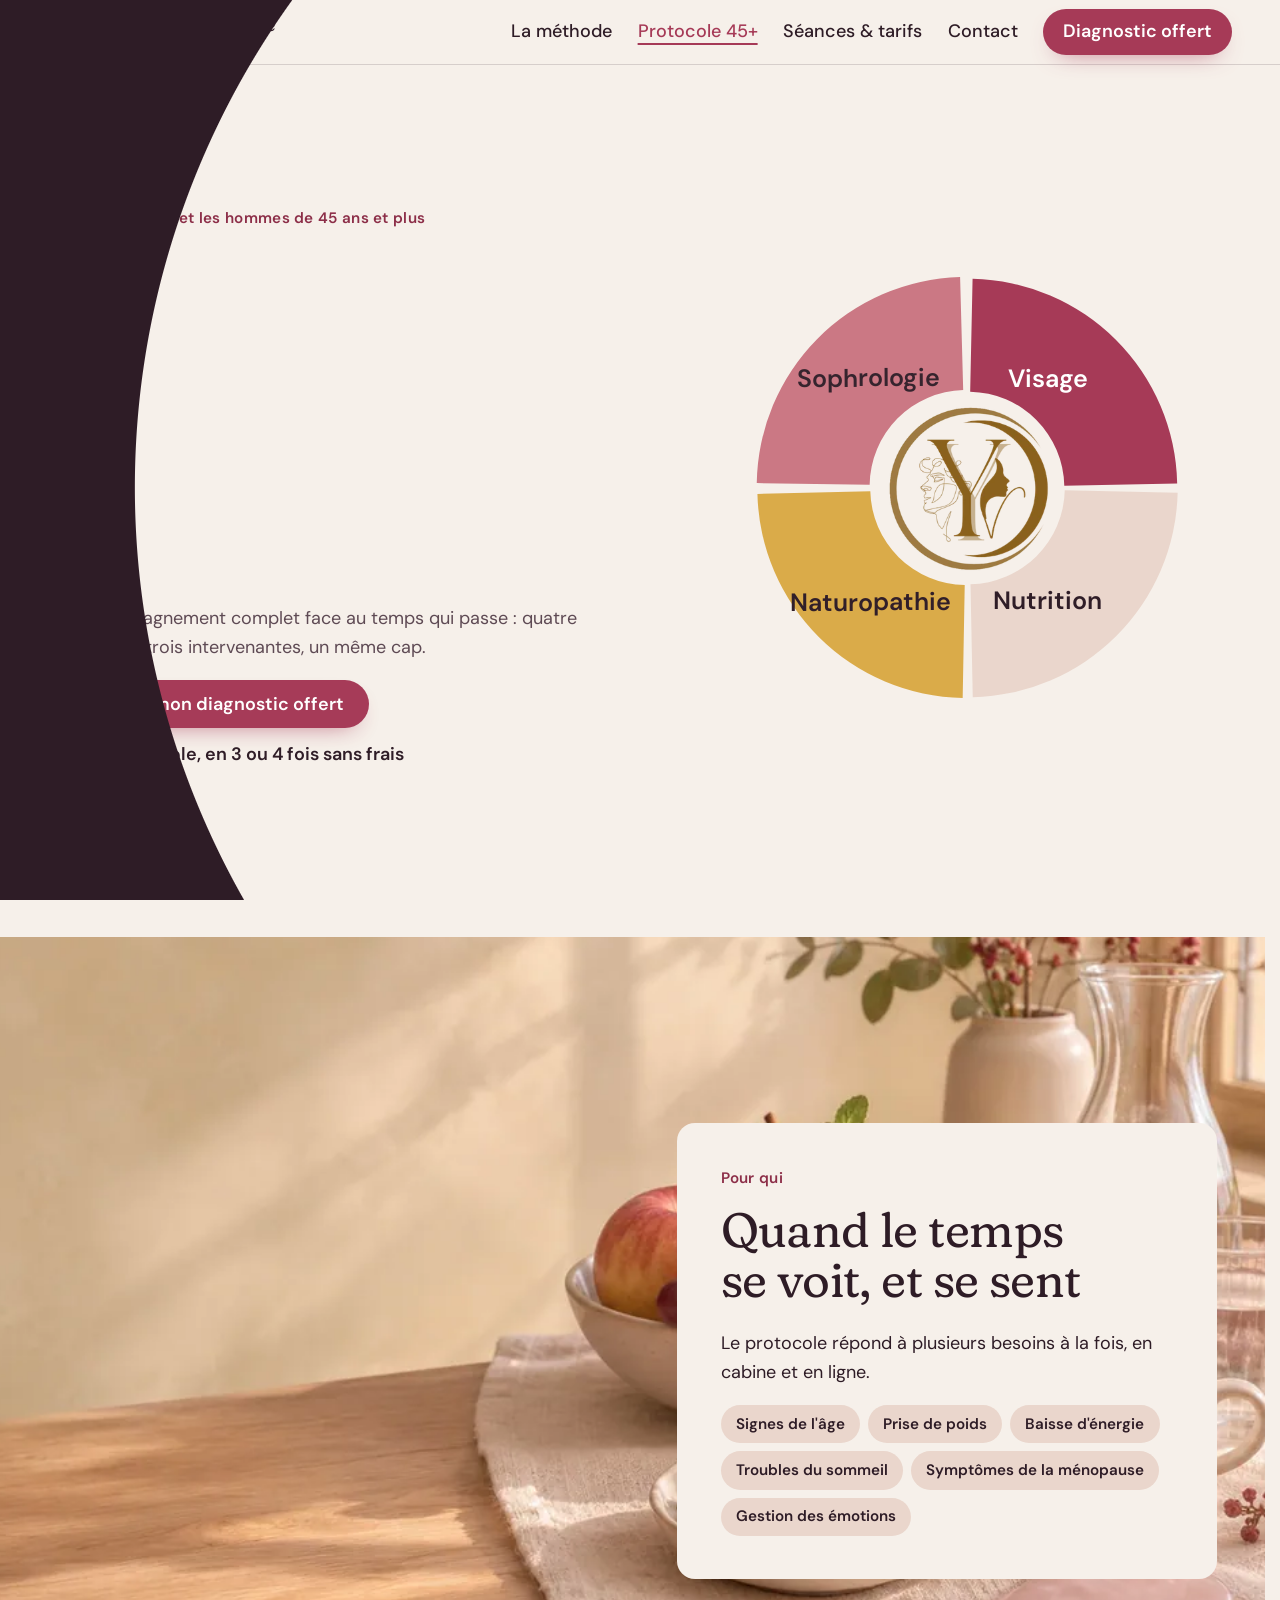
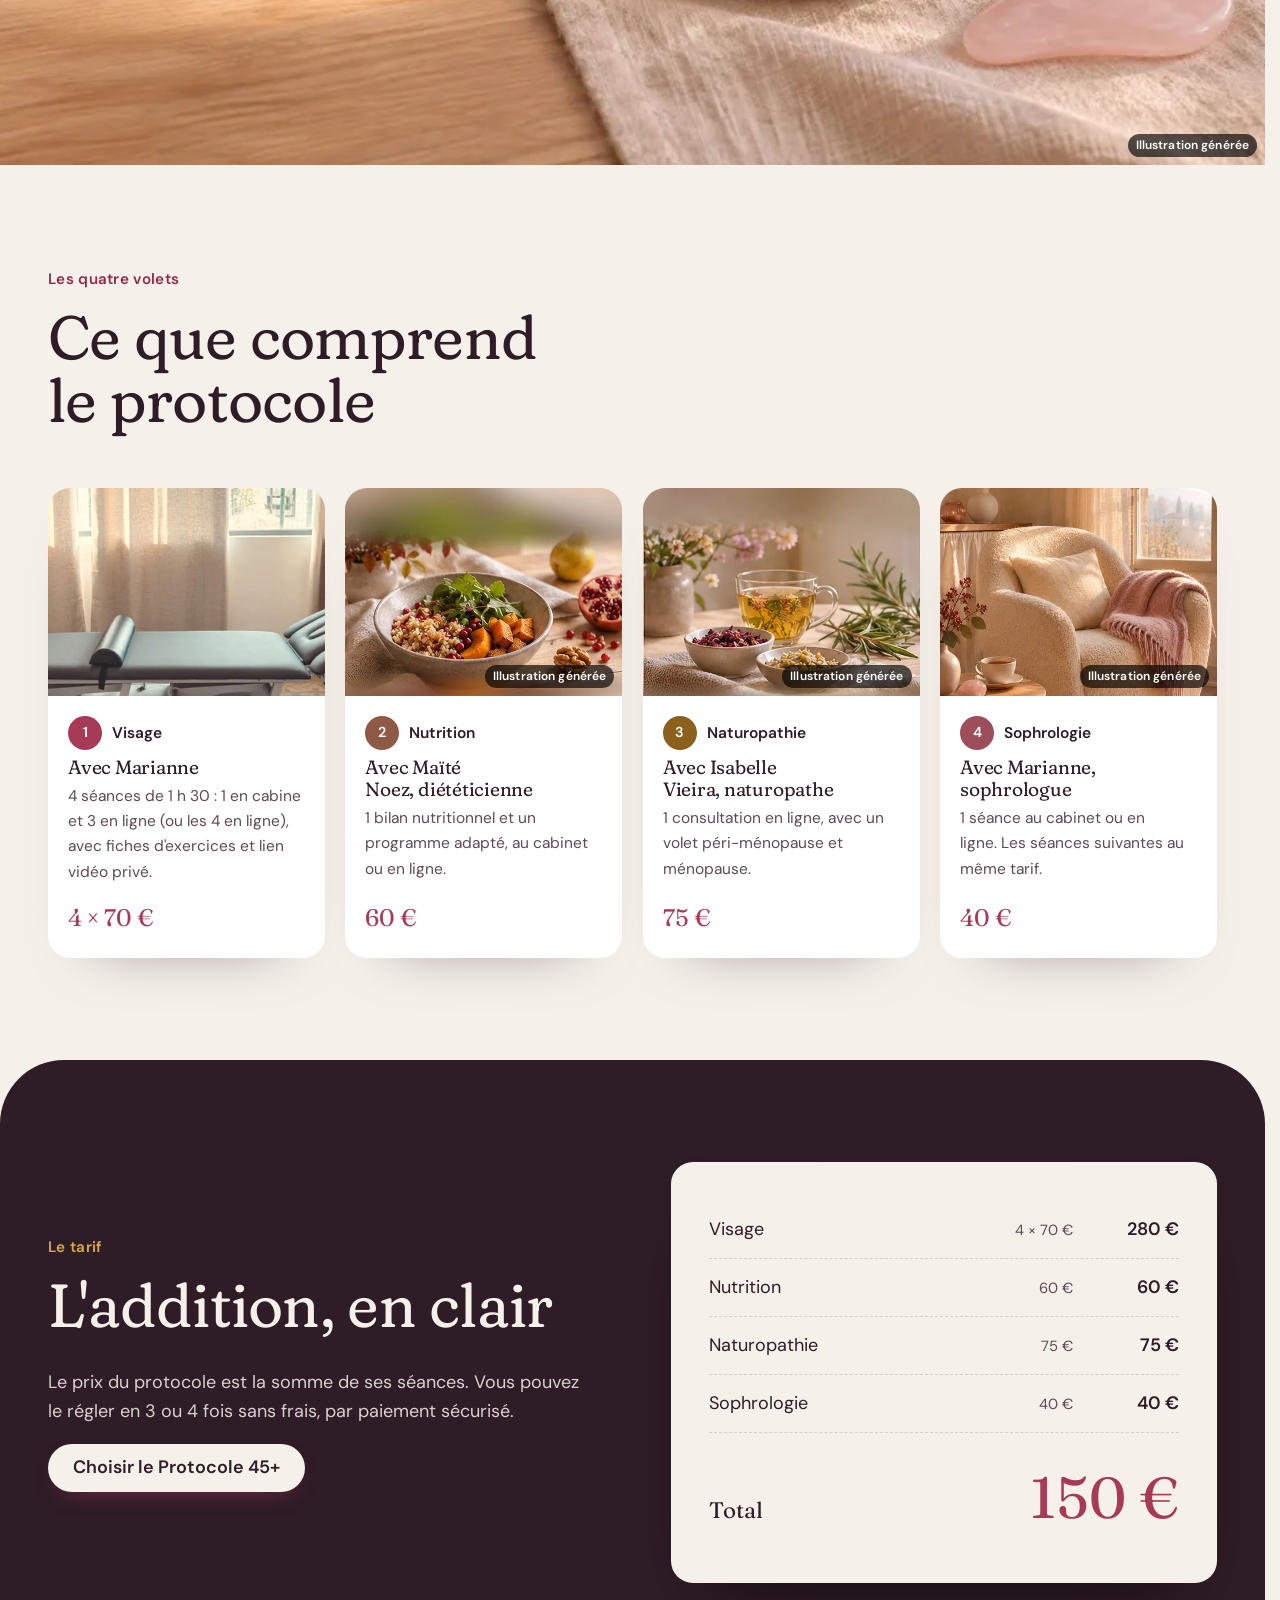
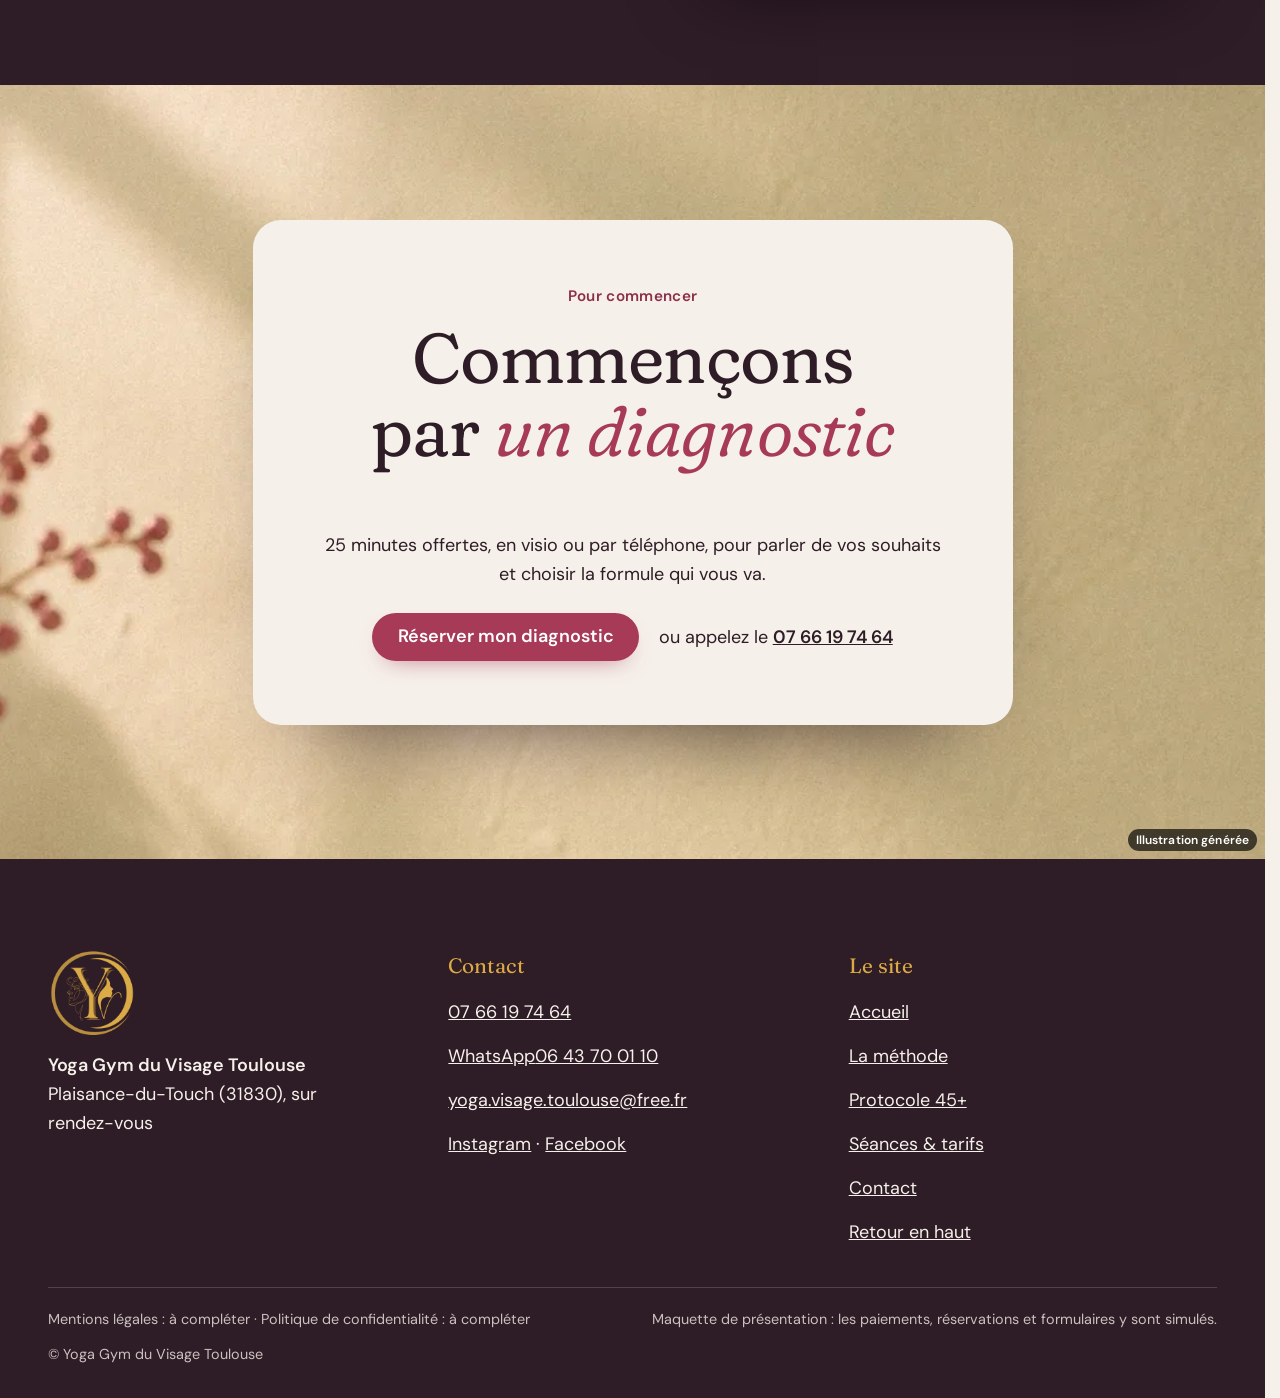
<file: protocole-45.html>
<!doctype html>
<html lang="fr" data-v="2">
<head>
<meta charset="utf-8">
<meta name="viewport" content="width=device-width, initial-scale=1, viewport-fit=cover">
<title>Protocole 45+ : visage, nutrition, naturopathie, sophrologie</title>
<meta name="description" content="Après 45 ans, un accompagnement complet : 4 séances de yoga du visage, un bilan nutritionnel, une consultation de naturopathie et une séance de sophrologie, 455 €.">
<meta name="robots" content="noindex, nofollow">
<link rel="canonical" href="https://yoga-gym-visage-maquette.vercel.app/protocole-45">
<style>:root{--fond:#F6F0EA;--texte:#2E1C26;--voile-fond:#2E1C26;--ouverture-fond:#2E1C26;--menu-fond:#2E1C26}:root { --entete-h: 72px; --barres-h: 0px; } html { background: var(--fond); color: var(--texte); scrollbar-gutter: stable; } body { margin: 0; background: var(--fond); } html.js:not(.secours):not([data-arrivee="retour"]) [data-anime] { opacity: 0; } html.js:not(.secours):not([data-arrivee="retour"]) [data-anime].vu { opacity: 1; } [data-voile] { position: fixed; inset: 0; z-index: 900; background: var(--voile-fond); transform: translateY(100%); visibility: hidden; pointer-events: none; } html[data-arrivee="voile"]:not(.voile-leve):not(.secours) [data-voile] { transform: none; visibility: visible; } html.secours [data-voile] { visibility: hidden !important; } .ouverture-panneau { position: fixed; inset: 0; z-index: 850; display: none; place-content: center; justify-items: center; background: var(--ouverture-fond, var(--voile-fond)); color: var(--fond); text-align: center; } html.js[data-arrivee="intro"]:not(.secours):not(.intro-finie) .ouverture-panneau { display: grid; } html.defilement-bloque, html.defilement-bloque body, html.js[data-arrivee="intro"]:not(.secours):not(.intro-finie), html.js[data-arrivee="intro"]:not(.secours):not(.intro-finie) body, html[data-arrivee="voile"]:not(.voile-leve):not(.secours), html[data-arrivee="voile"]:not(.voile-leve):not(.secours) body { overflow: hidden; } html.js[data-arrivee="intro"]:not(.secours):not(.intro-finie) { background-color: var(--ouverture-fond, var(--voile-fond)); } html[data-arrivee="voile"]:not(.voile-leve):not(.secours) { background-color: var(--voile-fond); }</style>
<script>(function () {
var d = document.documentElement, ss = null, ls = null;
try { ss = window.sessionStorage; ls = window.localStorage; } catch (e) {}
d.classList.add('js');
var nav = performance.getEntriesByType ? performance.getEntriesByType('navigation')[0] : null;
var type = nav ? nav.type : 'navigate';
var depart = null;
try { depart = JSON.parse(ss.getItem('socle:depart') || 'null'); ss.removeItem('socle:depart'); } catch (e) {}
if (depart && !(Date.now() - depart.t < 15000)) depart = null;
var mode = type === 'back_forward' ? 'retour' : type === 'reload' ? 'intro' : depart ? 'voile' : 'intro';
d.setAttribute('data-arrivee', mode);
if (mode === 'voile' && depart.couleur) d.style.setProperty('--voile-fond', depart.couleur);
if (type === 'reload' && 'scrollRestoration' in history) {
history.scrollRestoration = 'manual';
}
try {
var choisie = ls && ls.getItem('socle:langue');
var langue = (d.lang || '').slice(0, 2);
if (choisie && choisie !== langue && type === 'navigate' && !depart) {
var alt = document.querySelector('link[rel="alternate"][hreflang="' + choisie + '"]');
if (alt) location.replace(new URL(alt.href).pathname + location.search + location.hash);
}
} catch (e) {}
setTimeout(function () { if (!d.classList.contains('demarre')) d.classList.add('secours'); }, 2000);
})();</script>
<link rel="preload" href="/assets/fonts/fraunces.woff2" as="font" type="font/woff2" crossorigin>
<link rel="preload" href="/assets/fonts/dm-sans-latin-400-normal.woff2" as="font" type="font/woff2" crossorigin>
<link rel="stylesheet" href="/assets/css/socle.css?v=2">
<link rel="stylesheet" href="/assets/css/modules.css?v=2">
<link rel="stylesheet" href="/assets/css/site.css?v=2">
<link rel="modulepreload" href="/assets/js/site.js?v=2">
<link rel="modulepreload" href="/assets/js/socle/index.js?v=2">
<script src="/assets/vendor/gsap.min.js" defer></script>
<script src="/assets/vendor/ScrollTrigger.min.js" defer></script>
<script src="/assets/vendor/SplitText.min.js" defer></script>
<script type="module" src="/assets/js/site.js?v=2"></script>
<meta name="theme-color" content="#F6F0EA">
<link rel="icon" href="/assets/images/favicon.png" type="image/png">
<link rel="apple-touch-icon" href="/assets/images/apple-touch-icon.png">
<meta property="og:type" content="website">
<meta property="og:site_name" content="Yoga Gym du Visage">
<meta property="og:locale" content="fr_FR">
<meta property="og:title" content="Protocole 45+ : visage, nutrition, naturopathie, sophrologie">
<meta property="og:description" content="Après 45 ans, un accompagnement complet : 4 séances de yoga du visage, un bilan nutritionnel, une consultation de naturopathie et une séance de sophrologie, 455 €.">
<meta property="og:url" content="https://yoga-gym-visage-maquette.vercel.app/protocole-45">
<meta property="og:image" content="https://yoga-gym-visage-maquette.vercel.app/assets/partage/protocole-45-fr.jpg">
<meta property="og:image:width" content="1200">
<meta property="og:image:height" content="630">
<meta property="og:image:alt" content="Table du matin avec eau, fruits et plantes, Protocole 45+">
<meta name="twitter:card" content="summary_large_image">
<script type="application/ld+json">{"@context":"https://schema.org","@type":"HealthAndBeautyBusiness","name":"Yoga Gym du Visage Toulouse","url":"https://yoga-gym-visage-maquette.vercel.app/","telephone":"+33766197464","email":"yoga.visage.toulouse@free.fr","description":"Yoga et gym du visage : séances en cabine à Plaisance-du-Touch ou en ligne, ateliers collectifs et Protocole 45+.","address":{"@type":"PostalAddress","streetAddress":"3 ter rue du Docteur Charcot","postalCode":"31830","addressLocality":"Plaisance-du-Touch","addressCountry":"FR"},"sameAs":["https://instagram.com/yoga.gymvisagetoulouse/","https://facebook.com/profile.php?id=61575806460836"]}</script>
</head>
<body id="haut">
<div data-voile data-forme="iris" aria-hidden="true"><div class="voile-contenu"><img src="/assets/images/logo-dore.webp" alt="" width="72" height="72"><span data-voile-libelle>Protocole 45+</span></div></div>
<div class="ouverture-panneau" data-ouverture aria-hidden="true">
  <div class="ouverture-objet" data-ouverture-objet>
    <svg class="ouverture-cercle" viewBox="0 0 200 200" aria-hidden="true"><circle cx="100" cy="100" r="94" pathLength="1"/></svg>
    <img class="ouverture-logo" src="/assets/images/logo-dore.webp" alt="" width="160" height="160">
  </div>
  <p class="ouverture-nom">Yoga Gym du Visage Toulouse</p>
  <p class="ouverture-ligne">Rajeunir naturellement</p>
</div>
<a class="evitement" href="#contenu">Aller au contenu</a>
<header data-entete>
  <div class="entete-rangee">
    <a class="entete-logo" href="/" data-libelle="Accueil">
      <img src="/assets/images/logo-or.webp" alt="" width="46" height="46"><span class="entete-nom"><span>Yoga Gym du Visage</span><span class="entete-nom-2">Toulouse</span></span>
    </a>
    <nav data-nav aria-label="Navigation principale">
      <ul><li><a href="/methode" data-libelle="La méthode">La méthode</a></li><li><a href="/protocole-45" data-libelle="Protocole 45+" aria-current="page">Protocole 45+</a></li><li><a href="/seances-tarifs" data-libelle="Séances &amp; tarifs">Séances &amp; tarifs</a></li><li><a href="/contact" data-libelle="Contact">Contact</a></li></ul>
    </nav>
    <div class="entete-actions">
      <a class="bouton" href="/contact#diagnostic" data-libelle="Contact">Diagnostic offert</a>
      <button type="button" data-menu-bouton aria-controls="menu" aria-expanded="false" data-libelle-ouvrir="Menu" data-libelle-fermer="Fermer"><span data-libelle-bouton>Menu</span></button>
      <a class="menu-sansjs" href="#menu" data-menu-lien>Menu</a>
    </div>
  </div>
</header>
<script>/* Avant le premier affichage : rangées de la navigation (même règle que ajusterNav dans assets/js/socle/entete.js)
   et hauteur réelle de l'en-tête, pour que rien ne saute quand le JavaScript du site prend la main. */
(function () {
  var h = document.documentElement, u = document.querySelector('[data-nav] ul'), e = document.querySelector('[data-entete]');
  if (u) {
    var deborde = function () { return u.scrollWidth > u.clientWidth + 1; }, c = deborde();
    if (c && window.matchMedia('(min-width: 900px)').matches) {
      h.classList.add('nav-deux-rangees'); c = deborde();
      if (c) { h.classList.add('nav-deux-lignes'); var a = u.querySelector('a'); c = !a || u.getBoundingClientRect().height > a.getBoundingClientRect().height * 2.5; }
      if (c) h.classList.remove('nav-deux-rangees', 'nav-deux-lignes');
    }
    if (c) h.classList.add('nav-compacte');
  }
  if (e) h.style.setProperty('--entete-h', Math.round(e.getBoundingClientRect().height) + 'px');
})();</script>
<span id="menu-ferme" aria-hidden="true"></span>
<div id="menu" data-menu role="dialog" aria-modal="true" aria-label="Menu">
  <p class="menu-sansjs-fermer"><a href="#menu-ferme">Fermer</a></p>
  <ul><li style="--i:0"><a href="/" class="menu-lien" data-libelle="Accueil">Accueil</a></li><li style="--i:1"><a href="/methode" class="menu-lien" data-libelle="La méthode">La méthode</a></li><li style="--i:2"><a href="/protocole-45" class="menu-lien" data-libelle="Protocole 45+" aria-current="page">Protocole 45+</a></li><li style="--i:3"><a href="/seances-tarifs" class="menu-lien" data-libelle="Séances &amp; tarifs">Séances &amp; tarifs</a></li><li style="--i:4"><a href="/contact" class="menu-lien" data-libelle="Contact">Contact</a></li></ul>
  <p><a class="bouton" href="tel:+33766197464">Appeler 07 66 19 74 64</a></p>
</div>
<main id="contenu" tabindex="-1">
<section class="page-tete page-tete--protocole" id="debut">
  <div class="conteneur protocole-tete">
    <div class="protocole-tete-texte">
      <p class="surtitre" data-anime="gsap">Pour les femmes et les hommes de 45 ans et plus</p>
      <h1 data-anime="gsap"><span class="ligne-masque"><span>Le Protocole</span></span><span class="ligne-masque protocole-geant"><span>45+</span></span></h1>
      <p class="masque-ecran-bas" data-anime="gsap">Un accompagnement complet face au temps qui passe : quatre approches, trois intervenantes, un même cap.</p>
      <div class="tete-actions" data-anime="gsap">
        <a href="/contact?demande=protocole#demande" class="bouton" data-libelle="Contact" data-action-principale data-survol="magnetique">Réserver mon diagnostic offert</a>
        <p class="tete-info" data-info-cle>455 € l&#39;ensemble, en 3 ou 4 fois sans frais</p>
      </div>
    </div>
    <div class="protocole-disque" data-iris-centre="disque">
      <figure class="volets volets--clair volets--tete" data-effet="quatre-volets" data-visuel role="img" aria-label="Quatre volets réunis : visage, nutrition, naturopathie, sophrologie">
  <svg viewBox="0 0 220 220" aria-hidden="true">
    <g class="volet volet--1" data-volet="0"><path d="M110.96 64.01 L112.09 10.02 A100 100 0 0 1 209.98 107.91 L155.99 109.04 A46 46 0 0 0 110.96 64.01 Z"/><text x="148" y="62" text-anchor="middle">Visage</text></g><g class="volet volet--2" data-volet="1"><path d="M155.99 110.96 L209.98 112.09 A100 100 0 0 1 112.09 209.98 L110.96 155.99 A46 46 0 0 0 155.99 110.96 Z"/><text x="148" y="168" text-anchor="middle">Nutrition</text></g><g class="volet volet--3" data-volet="2"><path d="M109.04 155.99 L107.91 209.98 A100 100 0 0 1 10.02 112.09 L64.01 110.96 A46 46 0 0 0 109.04 155.99 Z"/><text x="64" y="168" text-anchor="middle">Naturopathie</text></g><g class="volet volet--4" data-volet="3"><path d="M64.01 109.04 L10.02 107.91 A100 100 0 0 1 107.91 10.02 L109.04 64.01 A46 46 0 0 0 64.01 109.04 Z"/><text x="64" y="62" text-anchor="middle">Sophrologie</text></g>
  </svg>
</figure>
      <img class="protocole-disque-logo" src="/assets/images/logo-or.webp" alt="" width="96" height="96">
    </div>
  </div>
</section>
<section class="pourqui" id="pour-qui">
  <figure class="media pourqui-media" data-grok data-fx="parallaxe" data-fx-force="8" style="--cadrage:60% 55%">
  <picture><source media="(max-width: 760px) and (orientation: portrait)" srcset="/assets/images/grok/protocole-ouverture-mobile-640.webp 640w, /assets/images/grok/protocole-ouverture-mobile-1080.webp 1080w" sizes="100vw">
    <img src="/assets/images/grok/protocole-ouverture-1280.webp" srcset="/assets/images/grok/protocole-ouverture-640.webp 640w, /assets/images/grok/protocole-ouverture-1280.webp 1280w, /assets/images/grok/protocole-ouverture-1920.webp 1920w" sizes="100vw" alt="Table du matin : eau, fruits, plantes séchées, tisane et pierre de gua sha" width="1280" height="720" loading="lazy" decoding="async">
  </picture><figcaption class="mention-ia">Illustration générée</figcaption>
</figure>
  <div class="pourqui-carte">
    <p class="surtitre" data-anime>Pour qui</p>
    <h2 data-anime="lignes">Quand le temps se voit, et se sent</h2>
    <p data-anime>Le protocole répond à plusieurs besoins à la fois, en cabine et en ligne.</p>
    <ul class="pastilles" data-anime="cascade">
      <li>Signes de l&#39;âge</li><li>Prise de poids</li><li>Baisse d&#39;énergie</li><li>Troubles du sommeil</li><li>Symptômes de la ménopause</li><li>Gestion des émotions</li>
    </ul>
  </div>
</section>
<section class="volets-section" id="volets">
  <div class="conteneur">
    <div class="tete-section">
      <p class="surtitre" data-anime>Les quatre volets</p>
      <h2 data-anime="lignes">Ce que comprend le protocole</h2>
    </div>
    <ol class="volets-liste" data-anime="cascade">
      <li class="volet-carte volet-carte--1" data-survol="incline" data-survol-force="4">
        <figure class="media volet-carte-media" style="--cadrage:50% 50%;aspect-ratio:4 / 3">
  <picture>
    <img src="/assets/images/cabine-784.webp" srcset="/assets/images/cabine-480.webp 480w, /assets/images/cabine-640.webp 640w, /assets/images/cabine-784.webp 784w" sizes="(max-width: 760px) 90vw, (max-width: 1100px) 45vw, 23vw" alt="" width="784" height="1177" loading="lazy" decoding="async">
  </picture>
</figure>
        <div class="volet-carte-corps">
          <p class="volet-carte-num"><span aria-hidden="true">1</span> Visage</p>
          <h3>Avec Marianne</h3>
          <p>4 séances de 1 h 30 : 1 en cabine et 3 en ligne (ou les 4 en ligne), avec fiches d&#39;exercices et lien vidéo privé.</p>
          <p class="volet-carte-prix" data-prix>4 × 70 €</p>
        </div>
      </li><li class="volet-carte volet-carte--2" data-survol="incline" data-survol-force="4">
        <figure class="media volet-carte-media" data-grok style="--cadrage:50% 50%;aspect-ratio:4 / 3">
  <picture>
    <img src="/assets/images/grok/protocole-nutrition-784.webp" srcset="/assets/images/grok/protocole-nutrition-480.webp 480w, /assets/images/grok/protocole-nutrition-640.webp 640w, /assets/images/grok/protocole-nutrition-784.webp 784w" sizes="(max-width: 760px) 90vw, (max-width: 1100px) 45vw, 23vw" alt="" width="784" height="1176" loading="lazy" decoding="async">
  </picture><figcaption class="mention-ia">Illustration générée</figcaption>
</figure>
        <div class="volet-carte-corps">
          <p class="volet-carte-num"><span aria-hidden="true">2</span> Nutrition</p>
          <h3>Avec Maïté Noez, diététicienne</h3>
          <p>1 bilan nutritionnel et un programme adapté, au cabinet ou en ligne.</p>
          <p class="volet-carte-prix" data-prix>60 €</p>
        </div>
      </li><li class="volet-carte volet-carte--3" data-survol="incline" data-survol-force="4">
        <figure class="media volet-carte-media" data-grok style="--cadrage:50% 50%;aspect-ratio:4 / 3">
  <picture>
    <img src="/assets/images/grok/protocole-naturo-784.webp" srcset="/assets/images/grok/protocole-naturo-480.webp 480w, /assets/images/grok/protocole-naturo-640.webp 640w, /assets/images/grok/protocole-naturo-784.webp 784w" sizes="(max-width: 760px) 90vw, (max-width: 1100px) 45vw, 23vw" alt="" width="784" height="1176" loading="lazy" decoding="async">
  </picture><figcaption class="mention-ia">Illustration générée</figcaption>
</figure>
        <div class="volet-carte-corps">
          <p class="volet-carte-num"><span aria-hidden="true">3</span> Naturopathie</p>
          <h3>Avec Isabelle Vieira, naturopathe</h3>
          <p>1 consultation en ligne, avec un volet péri-ménopause et ménopause.</p>
          <p class="volet-carte-prix" data-prix>75 €</p>
        </div>
      </li><li class="volet-carte volet-carte--4" data-survol="incline" data-survol-force="4">
        <figure class="media volet-carte-media" data-grok style="--cadrage:50% 50%;aspect-ratio:4 / 3">
  <picture>
    <img src="/assets/images/grok/carte-sophro-784.webp" srcset="/assets/images/grok/carte-sophro-480.webp 480w, /assets/images/grok/carte-sophro-640.webp 640w, /assets/images/grok/carte-sophro-784.webp 784w" sizes="(max-width: 760px) 90vw, (max-width: 1100px) 45vw, 23vw" alt="" width="784" height="1176" loading="lazy" decoding="async">
  </picture><figcaption class="mention-ia">Illustration générée</figcaption>
</figure>
        <div class="volet-carte-corps">
          <p class="volet-carte-num"><span aria-hidden="true">4</span> Sophrologie</p>
          <h3>Avec Marianne, sophrologue</h3>
          <p>1 séance au cabinet ou en ligne. Les séances suivantes au même tarif.</p>
          <p class="volet-carte-prix" data-prix>40 €</p>
        </div>
      </li>
    </ol>
  </div>
</section>
<section class="addition" id="tarif">
  <div class="conteneur addition-grille">
    <div>
      <p class="surtitre" data-anime>Le tarif</p>
      <h2 data-anime="lignes">L&#39;addition, en clair</h2>
      <p data-anime>Le prix du protocole est la somme de ses séances. Vous pouvez le régler en 3 ou 4 fois sans frais, par paiement sécurisé.</p>
      <p data-anime><a href="/contact?demande=protocole#demande" class="bouton bouton--clair" data-libelle="Contact" data-survol="magnetique">Choisir le Protocole 45+</a></p>
    </div>
    <div class="addition-ticket" data-visuel>
      <ul>
        <li class="addition-ligne"><span>Visage</span><span class="addition-calcul">4 × 70 €</span><strong data-prix>280 €</strong></li><li class="addition-ligne"><span>Nutrition</span><span class="addition-calcul">60 €</span><strong data-prix>60 €</strong></li><li class="addition-ligne"><span>Naturopathie</span><span class="addition-calcul">75 €</span><strong data-prix>75 €</strong></li><li class="addition-ligne"><span>Sophrologie</span><span class="addition-calcul">40 €</span><strong data-prix>40 €</strong></li>
      </ul>
      <p class="addition-total"><span>Total</span><strong data-prix data-addition-total="455" data-effet="addition">455 €</strong></p>
    </div>
  </div>
</section>
<section class="appel" id="diagnostic-offert">
  <figure class="media appel-fond" data-grok data-fx="parallaxe" data-fx-force="8" style="--cadrage:40% 50%">
  <picture>
    <img src="/assets/images/grok/appel-fond-1280.webp" srcset="/assets/images/grok/appel-fond-640.webp 640w, /assets/images/grok/appel-fond-1280.webp 1280w, /assets/images/grok/appel-fond-1920.webp 1920w" sizes="100vw" alt="" width="1280" height="720" loading="lazy" decoding="async">
  </picture><figcaption class="mention-ia">Illustration générée</figcaption>
</figure>
  <div class="appel-carte conteneur-etroit">
    <p class="surtitre" data-anime>Pour commencer</p>
    <h2 class="appel-titre" data-anime="lignes">Commençons par <em>un diagnostic</em></h2>
    <svg class="appel-traits" viewBox="0 0 240 40" aria-hidden="true" data-fx="trace"><path d="M6 34 C60 30 110 22 150 12 M160 30 C190 26 214 18 234 6"/></svg>
    <p data-anime>25 minutes offertes, en visio ou par téléphone, pour parler de vos souhaits et choisir la formule qui vous va.</p>
    <p class="appel-actions" data-anime>
      <a href="/contact#diagnostic" class="bouton" data-libelle="Contact" data-survol="magnetique">Réserver mon diagnostic</a>
      <span class="appel-tel">ou appelez le <a href="tel:+33766197464">07 66 19 74 64</a></span>
    </p>
  </div>
</section>
</main>
<footer class="pied" id="pied">
  <div class="conteneur pied-grille">
    <div class="pied-marque">
      <img src="/assets/images/logo-dore.webp" alt="" width="88" height="88" loading="lazy">
      <p><strong>Yoga Gym du Visage Toulouse</strong><br>Plaisance-du-Touch (31830), sur rendez-vous</p>
    </div>
    <div>
      <p class="pied-titre">Contact</p>
      <ul>
        <li><a href="tel:+33766197464"><span class="sans-coupure">07 66 19 74 64</span></a></li>
        <li><a href="https://api.whatsapp.com/send?phone=33643700110" target="_blank" rel="noopener">WhatsApp <span class="sans-coupure">06 43 70 01 10</span><span class="visuellement-cache"> (nouvel onglet)</span></a></li>
        <li><a href="mailto:yoga.visage.toulouse@free.fr">yoga.visage.toulouse@free.fr</a></li>
        <li><a href="https://instagram.com/yoga.gymvisagetoulouse/" target="_blank" rel="noopener">Instagram<span class="visuellement-cache"> (nouvel onglet)</span></a> · <a href="https://facebook.com/profile.php?id=61575806460836" target="_blank" rel="noopener">Facebook<span class="visuellement-cache"> (nouvel onglet)</span></a></li>
      </ul>
    </div>
    <nav aria-label="Le site">
      <p class="pied-titre">Le site</p>
      <ul><li><a href="/" data-libelle="Accueil">Accueil</a></li><li><a href="/methode" data-libelle="La méthode">La méthode</a></li><li><a href="/protocole-45" data-libelle="Protocole 45+" aria-current="page">Protocole 45+</a></li><li><a href="/seances-tarifs" data-libelle="Séances &amp; tarifs">Séances &amp; tarifs</a></li><li><a href="/contact" data-libelle="Contact">Contact</a></li><li><a href="#haut" data-sans-transition>Retour en haut</a></li></ul>
    </nav>
  </div>
  <div class="conteneur pied-bas">
    <p>Mentions légales : à compléter · Politique de confidentialité : à compléter</p>
    <p>Maquette de présentation : les paiements, réservations et formulaires y sont simulés.</p>
    <p>© Yoga Gym du Visage Toulouse</p>
  </div>
</footer>
<div data-barre-fixe>
  <a class="bouton bouton--contour" href="tel:+33766197464">Appeler</a>
  <a class="bouton" href="/contact#diagnostic" data-libelle="Contact">Diagnostic offert</a>
</div>
</body>
</html>
</file>
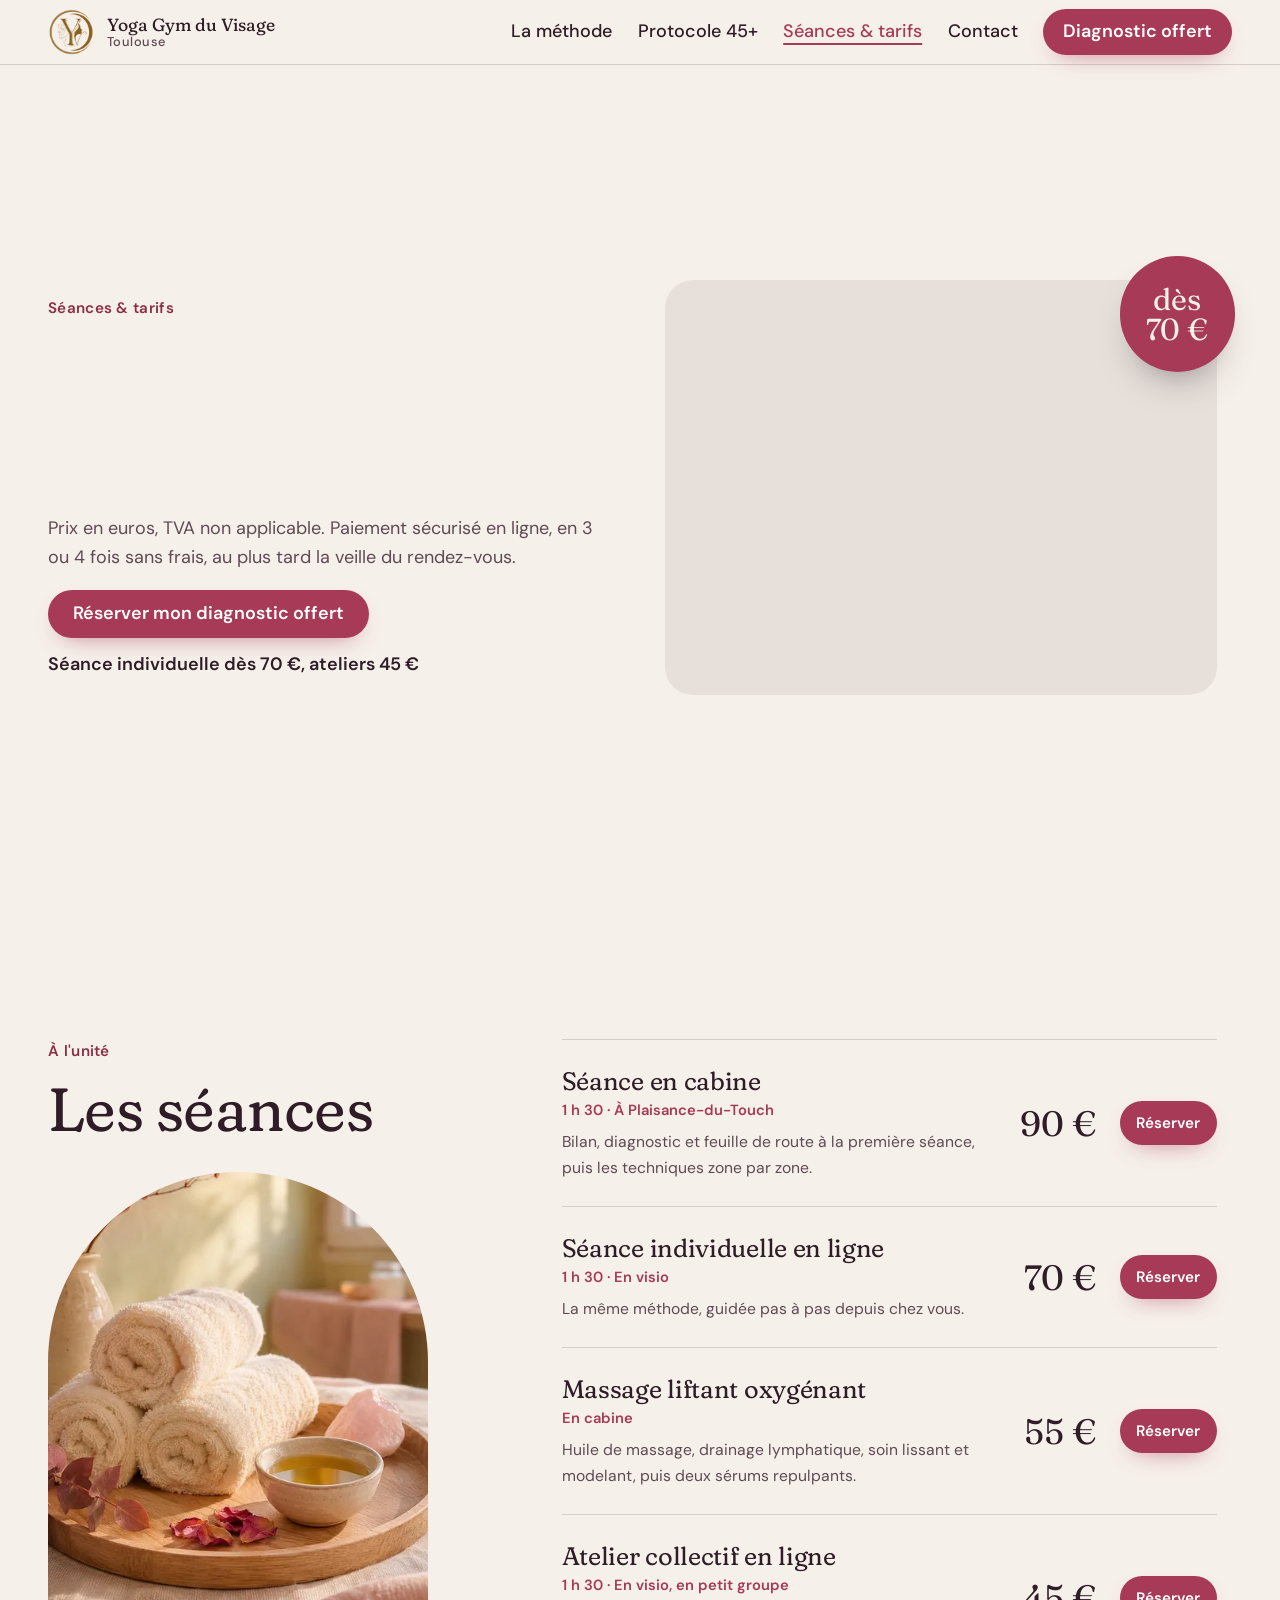
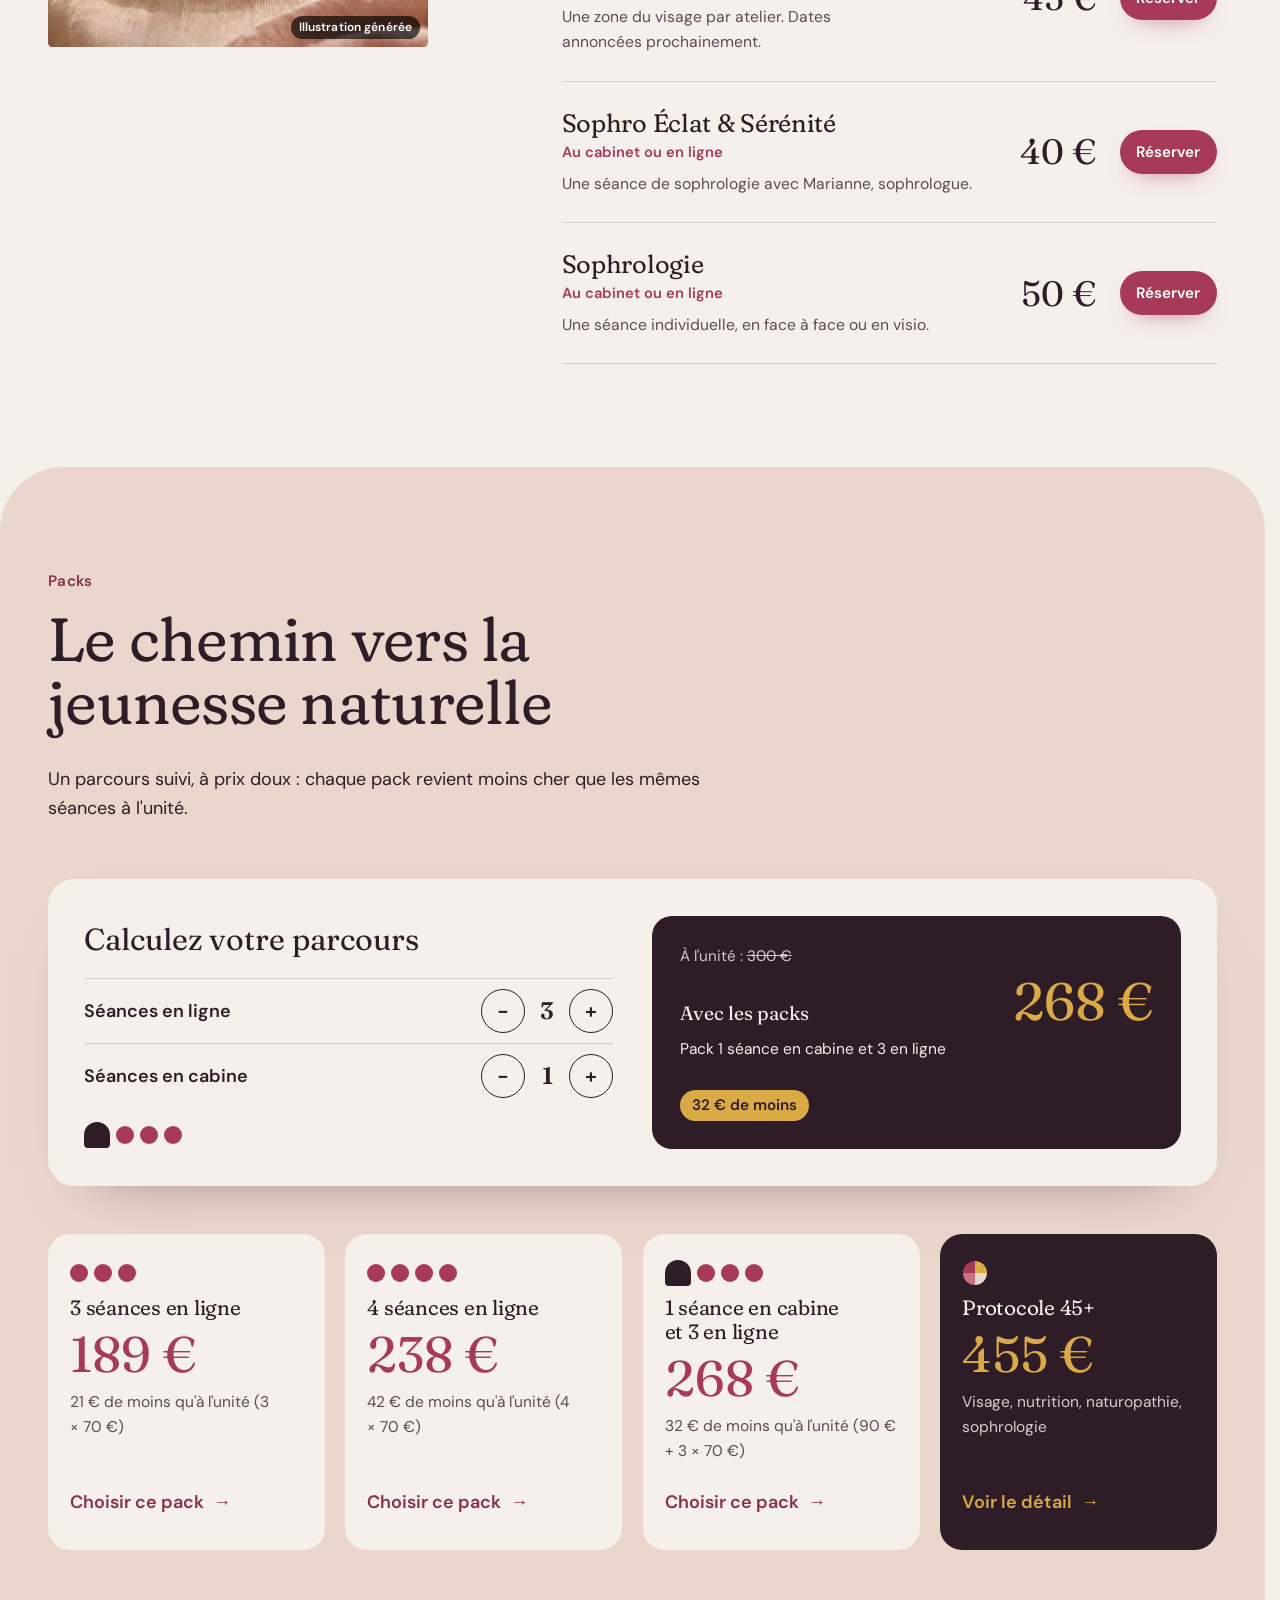
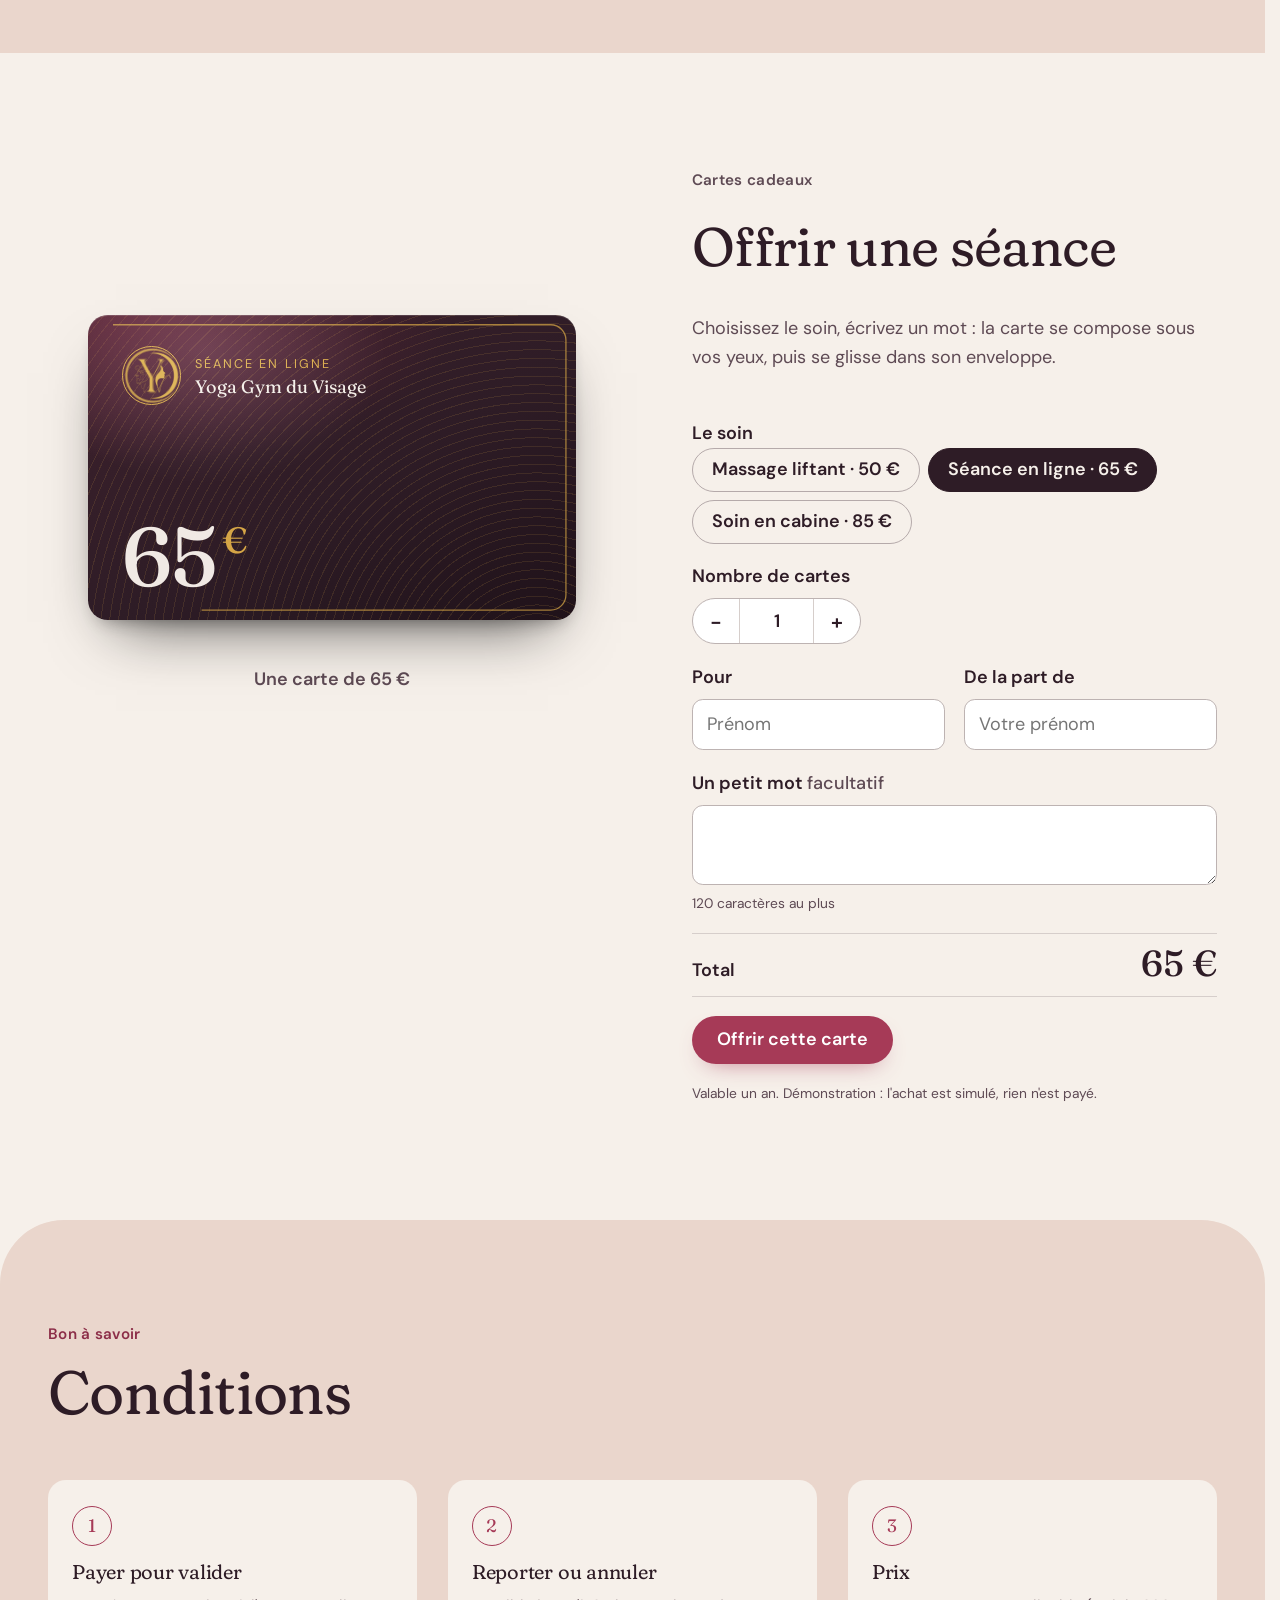
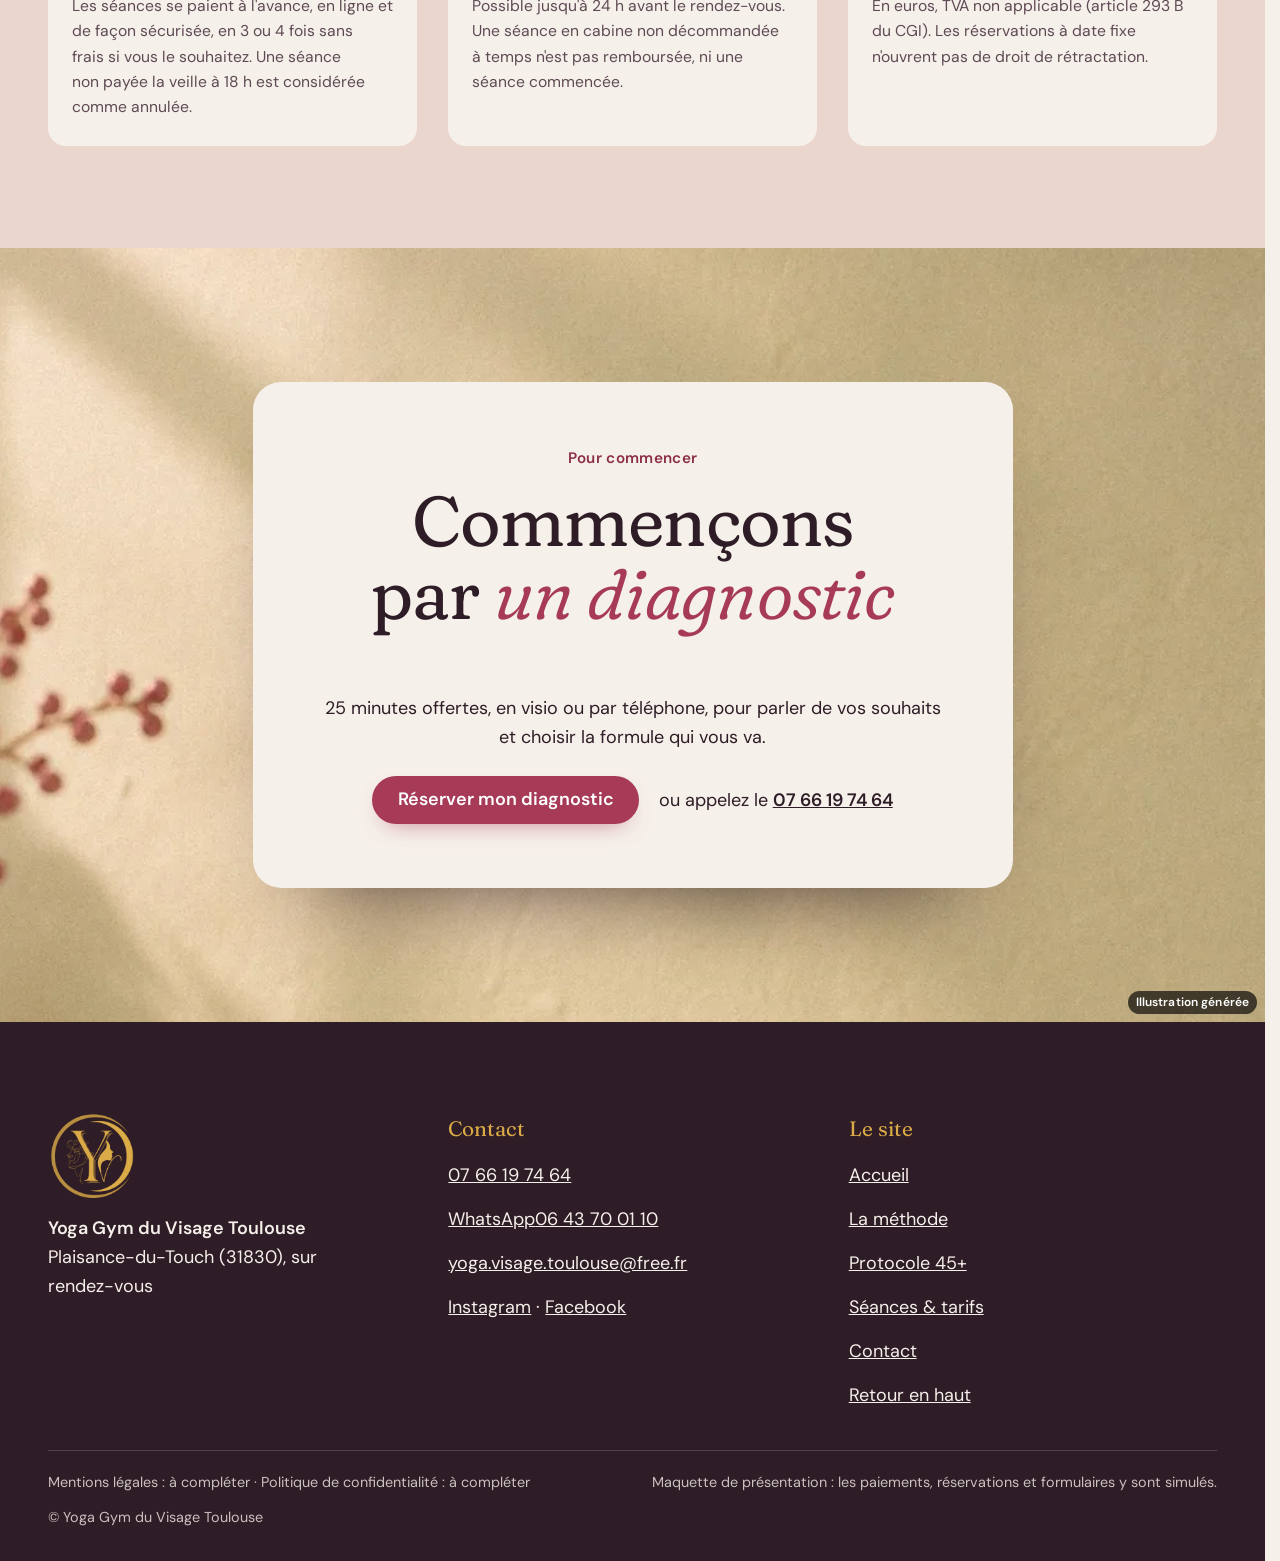
<file: seances-tarifs.html>
<!doctype html>
<html lang="fr" data-v="2">
<head>
<meta charset="utf-8">
<meta name="viewport" content="width=device-width, initial-scale=1, viewport-fit=cover">
<title>Séances et tarifs : yoga du visage à Plaisance-du-Touch et en ligne</title>
<meta name="description" content="Séance en cabine 90 €, en ligne 70 €, ateliers 45 €, packs et cartes cadeaux. Paiement en 3 ou 4 fois sans frais.">
<meta name="robots" content="noindex, nofollow">
<link rel="canonical" href="https://yoga-gym-visage-maquette.vercel.app/seances-tarifs">
<style>:root{--fond:#F6F0EA;--texte:#2E1C26;--voile-fond:#2E1C26;--ouverture-fond:#2E1C26;--menu-fond:#2E1C26}:root { --entete-h: 72px; --barres-h: 0px; } html { background: var(--fond); color: var(--texte); scrollbar-gutter: stable; } body { margin: 0; background: var(--fond); } html.js:not(.secours):not([data-arrivee="retour"]) [data-anime] { opacity: 0; } html.js:not(.secours):not([data-arrivee="retour"]) [data-anime].vu { opacity: 1; } [data-voile] { position: fixed; inset: 0; z-index: 900; background: var(--voile-fond); transform: translateY(100%); visibility: hidden; pointer-events: none; } html[data-arrivee="voile"]:not(.voile-leve):not(.secours) [data-voile] { transform: none; visibility: visible; } html.secours [data-voile] { visibility: hidden !important; } .ouverture-panneau { position: fixed; inset: 0; z-index: 850; display: none; place-content: center; justify-items: center; background: var(--ouverture-fond, var(--voile-fond)); color: var(--fond); text-align: center; } html.js[data-arrivee="intro"]:not(.secours):not(.intro-finie) .ouverture-panneau { display: grid; } html.defilement-bloque, html.defilement-bloque body, html.js[data-arrivee="intro"]:not(.secours):not(.intro-finie), html.js[data-arrivee="intro"]:not(.secours):not(.intro-finie) body, html[data-arrivee="voile"]:not(.voile-leve):not(.secours), html[data-arrivee="voile"]:not(.voile-leve):not(.secours) body { overflow: hidden; } html.js[data-arrivee="intro"]:not(.secours):not(.intro-finie) { background-color: var(--ouverture-fond, var(--voile-fond)); } html[data-arrivee="voile"]:not(.voile-leve):not(.secours) { background-color: var(--voile-fond); }</style>
<script>(function () {
var d = document.documentElement, ss = null, ls = null;
try { ss = window.sessionStorage; ls = window.localStorage; } catch (e) {}
d.classList.add('js');
var nav = performance.getEntriesByType ? performance.getEntriesByType('navigation')[0] : null;
var type = nav ? nav.type : 'navigate';
var depart = null;
try { depart = JSON.parse(ss.getItem('socle:depart') || 'null'); ss.removeItem('socle:depart'); } catch (e) {}
if (depart && !(Date.now() - depart.t < 15000)) depart = null;
var mode = type === 'back_forward' ? 'retour' : type === 'reload' ? 'intro' : depart ? 'voile' : 'intro';
d.setAttribute('data-arrivee', mode);
if (mode === 'voile' && depart.couleur) d.style.setProperty('--voile-fond', depart.couleur);
if (type === 'reload' && 'scrollRestoration' in history) {
history.scrollRestoration = 'manual';
}
try {
var choisie = ls && ls.getItem('socle:langue');
var langue = (d.lang || '').slice(0, 2);
if (choisie && choisie !== langue && type === 'navigate' && !depart) {
var alt = document.querySelector('link[rel="alternate"][hreflang="' + choisie + '"]');
if (alt) location.replace(new URL(alt.href).pathname + location.search + location.hash);
}
} catch (e) {}
setTimeout(function () { if (!d.classList.contains('demarre')) d.classList.add('secours'); }, 2000);
})();</script>
<link rel="preload" href="/assets/fonts/fraunces.woff2" as="font" type="font/woff2" crossorigin>
<link rel="preload" href="/assets/fonts/dm-sans-latin-400-normal.woff2" as="font" type="font/woff2" crossorigin>
<link rel="stylesheet" href="/assets/css/socle.css?v=2">
<link rel="stylesheet" href="/assets/css/modules.css?v=2">
<link rel="stylesheet" href="/assets/css/site.css?v=2">
<link rel="modulepreload" href="/assets/js/site.js?v=2">
<link rel="modulepreload" href="/assets/js/socle/index.js?v=2">
<script src="/assets/vendor/gsap.min.js" defer></script>
<script src="/assets/vendor/ScrollTrigger.min.js" defer></script>
<script src="/assets/vendor/SplitText.min.js" defer></script>
<script type="module" src="/assets/js/site.js?v=2"></script>
<meta name="theme-color" content="#F6F0EA">
<link rel="icon" href="/assets/images/favicon.png" type="image/png">
<link rel="apple-touch-icon" href="/assets/images/apple-touch-icon.png">
<meta property="og:type" content="website">
<meta property="og:site_name" content="Yoga Gym du Visage">
<meta property="og:locale" content="fr_FR">
<meta property="og:title" content="Séances et tarifs : yoga du visage à Plaisance-du-Touch et en ligne">
<meta property="og:description" content="Séance en cabine 90 €, en ligne 70 €, ateliers 45 €, packs et cartes cadeaux. Paiement en 3 ou 4 fois sans frais.">
<meta property="og:url" content="https://yoga-gym-visage-maquette.vercel.app/seances-tarifs">
<meta property="og:image" content="https://yoga-gym-visage-maquette.vercel.app/assets/partage/seances-tarifs-fr.jpg">
<meta property="og:image:width" content="1200">
<meta property="og:image:height" content="630">
<meta property="og:image:alt" content="Espace d&#39;attente au mur terracotta, séances et tarifs">
<meta name="twitter:card" content="summary_large_image">
<script type="application/ld+json">{"@context":"https://schema.org","@type":"HealthAndBeautyBusiness","name":"Yoga Gym du Visage Toulouse","url":"https://yoga-gym-visage-maquette.vercel.app/","telephone":"+33766197464","email":"yoga.visage.toulouse@free.fr","description":"Yoga et gym du visage : séances en cabine à Plaisance-du-Touch ou en ligne, ateliers collectifs et Protocole 45+.","address":{"@type":"PostalAddress","streetAddress":"3 ter rue du Docteur Charcot","postalCode":"31830","addressLocality":"Plaisance-du-Touch","addressCountry":"FR"},"sameAs":["https://instagram.com/yoga.gymvisagetoulouse/","https://facebook.com/profile.php?id=61575806460836"]}</script>
</head>
<body id="haut">
<div data-voile data-forme="iris" aria-hidden="true"><div class="voile-contenu"><img src="/assets/images/logo-dore.webp" alt="" width="72" height="72"><span data-voile-libelle>Séances &amp; tarifs</span></div></div>
<div class="ouverture-panneau" data-ouverture aria-hidden="true">
  <div class="ouverture-objet" data-ouverture-objet>
    <svg class="ouverture-cercle" viewBox="0 0 200 200" aria-hidden="true"><circle cx="100" cy="100" r="94" pathLength="1"/></svg>
    <img class="ouverture-logo" src="/assets/images/logo-dore.webp" alt="" width="160" height="160">
  </div>
  <p class="ouverture-nom">Yoga Gym du Visage Toulouse</p>
  <p class="ouverture-ligne">Rajeunir naturellement</p>
</div>
<a class="evitement" href="#contenu">Aller au contenu</a>
<header data-entete>
  <div class="entete-rangee">
    <a class="entete-logo" href="/" data-libelle="Accueil">
      <img src="/assets/images/logo-or.webp" alt="" width="46" height="46"><span class="entete-nom"><span>Yoga Gym du Visage</span><span class="entete-nom-2">Toulouse</span></span>
    </a>
    <nav data-nav aria-label="Navigation principale">
      <ul><li><a href="/methode" data-libelle="La méthode">La méthode</a></li><li><a href="/protocole-45" data-libelle="Protocole 45+">Protocole 45+</a></li><li><a href="/seances-tarifs" data-libelle="Séances &amp; tarifs" aria-current="page">Séances &amp; tarifs</a></li><li><a href="/contact" data-libelle="Contact">Contact</a></li></ul>
    </nav>
    <div class="entete-actions">
      <a class="bouton" href="/contact#diagnostic" data-libelle="Contact">Diagnostic offert</a>
      <button type="button" data-menu-bouton aria-controls="menu" aria-expanded="false" data-libelle-ouvrir="Menu" data-libelle-fermer="Fermer"><span data-libelle-bouton>Menu</span></button>
      <a class="menu-sansjs" href="#menu" data-menu-lien>Menu</a>
    </div>
  </div>
</header>
<script>/* Avant le premier affichage : rangées de la navigation (même règle que ajusterNav dans assets/js/socle/entete.js)
   et hauteur réelle de l'en-tête, pour que rien ne saute quand le JavaScript du site prend la main. */
(function () {
  var h = document.documentElement, u = document.querySelector('[data-nav] ul'), e = document.querySelector('[data-entete]');
  if (u) {
    var deborde = function () { return u.scrollWidth > u.clientWidth + 1; }, c = deborde();
    if (c && window.matchMedia('(min-width: 900px)').matches) {
      h.classList.add('nav-deux-rangees'); c = deborde();
      if (c) { h.classList.add('nav-deux-lignes'); var a = u.querySelector('a'); c = !a || u.getBoundingClientRect().height > a.getBoundingClientRect().height * 2.5; }
      if (c) h.classList.remove('nav-deux-rangees', 'nav-deux-lignes');
    }
    if (c) h.classList.add('nav-compacte');
  }
  if (e) h.style.setProperty('--entete-h', Math.round(e.getBoundingClientRect().height) + 'px');
})();</script>
<span id="menu-ferme" aria-hidden="true"></span>
<div id="menu" data-menu role="dialog" aria-modal="true" aria-label="Menu">
  <p class="menu-sansjs-fermer"><a href="#menu-ferme">Fermer</a></p>
  <ul><li style="--i:0"><a href="/" class="menu-lien" data-libelle="Accueil">Accueil</a></li><li style="--i:1"><a href="/methode" class="menu-lien" data-libelle="La méthode">La méthode</a></li><li style="--i:2"><a href="/protocole-45" class="menu-lien" data-libelle="Protocole 45+">Protocole 45+</a></li><li style="--i:3"><a href="/seances-tarifs" class="menu-lien" data-libelle="Séances &amp; tarifs" aria-current="page">Séances &amp; tarifs</a></li><li style="--i:4"><a href="/contact" class="menu-lien" data-libelle="Contact">Contact</a></li></ul>
  <p><a class="bouton" href="tel:+33766197464">Appeler 07 66 19 74 64</a></p>
</div>
<main id="contenu" tabindex="-1">
<section class="page-tete page-tete--tarifs" id="debut">
  <div class="conteneur tarifs-tete">
    <div>
      <p class="surtitre" data-anime="gsap">Séances &amp; tarifs</p>
      <h1 data-anime="gsap"><span class="ligne-masque"><span>Choisir</span></span><span class="ligne-masque"><span><em>sa séance</em></span></span></h1>
      <p class="masque-ecran-bas" data-anime="gsap">Prix en euros, TVA non applicable. Paiement sécurisé en ligne, en 3 ou 4 fois sans frais, au plus tard la veille du rendez-vous.</p>
      <div class="tete-actions" data-anime="gsap">
        <a href="/contact#diagnostic" class="bouton" data-libelle="Contact" data-action-principale data-survol="magnetique">Réserver mon diagnostic offert</a>
        <p class="tete-info" data-info-cle>Séance individuelle dès 70 €, ateliers 45 €</p>
      </div>
    </div>
    <div class="tarifs-visuel">
      <figure class="media tarifs-media" data-effet="arche-lift" style="--cadrage:47% 50%;aspect-ratio:4 / 3">
  <picture><source media="(max-width: 760px) and (orientation: portrait)" srcset="/assets/images/wellbee-attente-mobile-640.webp 640w, /assets/images/wellbee-attente-mobile-1080.webp 1080w" sizes="(max-width: 760px) 90vw, 46vw">
    <img src="/assets/images/wellbee-attente-1280.webp" srcset="/assets/images/wellbee-attente-640.webp 640w, /assets/images/wellbee-attente-1280.webp 1280w, /assets/images/wellbee-attente-1920.webp 1920w" sizes="(max-width: 760px) 90vw, 46vw" alt="Banquette devant le mur terracotta de l&#39;espace d&#39;attente du Wellbee Space" width="1280" height="960" fetchpriority="high" loading="eager" decoding="async">
  </picture>
</figure>
      <p class="medaillon-prix" data-iris-centre="disque"><span>dès 70 €</span></p>
    </div>
  </div>
</section>
<section class="seances" id="seances">
  <div class="conteneur seances-grille">
    <div class="seances-cote">
      <p class="surtitre" data-anime>À l&#39;unité</p>
      <h2 data-anime="lignes">Les séances</h2>
      <div class="seances-images" aria-hidden="true" data-visuel>
        <div class="seances-image actif" data-image-de="cabine"><figure class="media seances-media" style="--cadrage:50% 50%;aspect-ratio:4 / 5">
  <picture>
    <img src="/assets/images/cabine-784.webp" srcset="/assets/images/cabine-480.webp 480w, /assets/images/cabine-640.webp 640w, /assets/images/cabine-784.webp 784w" sizes="(max-width: 760px) 1px, 34vw" alt="" width="784" height="1177" loading="lazy" decoding="async">
  </picture>
</figure></div><div class="seances-image" data-image-de="grok/carte-en-ligne"><figure class="media seances-media" data-grok style="--cadrage:50% 50%;aspect-ratio:4 / 5">
  <picture>
    <img src="/assets/images/grok/carte-en-ligne-784.webp" srcset="/assets/images/grok/carte-en-ligne-480.webp 480w, /assets/images/grok/carte-en-ligne-640.webp 640w, /assets/images/grok/carte-en-ligne-784.webp 784w" sizes="(max-width: 760px) 1px, 34vw" alt="" width="784" height="1176" loading="lazy" decoding="async">
  </picture><figcaption class="mention-ia">Illustration générée</figcaption>
</figure></div><div class="seances-image" data-image-de="grok/carte-massage"><figure class="media seances-media" data-grok style="--cadrage:50% 50%;aspect-ratio:4 / 5">
  <picture>
    <img src="/assets/images/grok/carte-massage-784.webp" srcset="/assets/images/grok/carte-massage-480.webp 480w, /assets/images/grok/carte-massage-640.webp 640w, /assets/images/grok/carte-massage-784.webp 784w" sizes="(max-width: 760px) 1px, 34vw" alt="" width="784" height="1176" loading="lazy" decoding="async">
  </picture><figcaption class="mention-ia">Illustration générée</figcaption>
</figure></div><div class="seances-image" data-image-de="grok/carte-ateliers"><figure class="media seances-media" data-grok style="--cadrage:50% 50%;aspect-ratio:4 / 5">
  <picture>
    <img src="/assets/images/grok/carte-ateliers-784.webp" srcset="/assets/images/grok/carte-ateliers-480.webp 480w, /assets/images/grok/carte-ateliers-640.webp 640w, /assets/images/grok/carte-ateliers-784.webp 784w" sizes="(max-width: 760px) 1px, 34vw" alt="" width="784" height="1176" loading="lazy" decoding="async">
  </picture><figcaption class="mention-ia">Illustration générée</figcaption>
</figure></div><div class="seances-image" data-image-de="grok/carte-sophro"><figure class="media seances-media" data-grok style="--cadrage:50% 50%;aspect-ratio:4 / 5">
  <picture>
    <img src="/assets/images/grok/carte-sophro-784.webp" srcset="/assets/images/grok/carte-sophro-480.webp 480w, /assets/images/grok/carte-sophro-640.webp 640w, /assets/images/grok/carte-sophro-784.webp 784w" sizes="(max-width: 760px) 1px, 34vw" alt="" width="784" height="1176" loading="lazy" decoding="async">
  </picture><figcaption class="mention-ia">Illustration générée</figcaption>
</figure></div>
      </div>
    </div>
    <ol class="tarifs-liste">
      <li class="tarif" id="seance-cabine" data-image="cabine">
        <div class="tarif-corps">
          <h3>Séance en cabine</h3>
          <p class="tarif-meta">1 h 30 · À Plaisance-du-Touch</p>
          <p class="tarif-texte">Bilan, diagnostic et feuille de route à la première séance, puis les techniques zone par zone.</p>
        </div>
        <p class="tarif-prix" data-prix>90 €</p>
        <a href="/contact?demande=cabine#demande" class="bouton bouton--petit" data-libelle="Contact" aria-label="Réserver : Séance en cabine">Réserver</a>
      </li><li class="tarif" id="seance-en-ligne" data-image="grok/carte-en-ligne">
        <div class="tarif-corps">
          <h3>Séance individuelle en ligne</h3>
          <p class="tarif-meta">1 h 30 · En visio</p>
          <p class="tarif-texte">La même méthode, guidée pas à pas depuis chez vous.</p>
        </div>
        <p class="tarif-prix" data-prix>70 €</p>
        <a href="/contact?demande=en-ligne#demande" class="bouton bouton--petit" data-libelle="Contact" aria-label="Réserver : Séance individuelle en ligne">Réserver</a>
      </li><li class="tarif" id="seance-massage" data-image="grok/carte-massage">
        <div class="tarif-corps">
          <h3>Massage liftant oxygénant</h3>
          <p class="tarif-meta">En cabine</p>
          <p class="tarif-texte">Huile de massage, drainage lymphatique, soin lissant et modelant, puis deux sérums repulpants.</p>
        </div>
        <p class="tarif-prix" data-prix>55 €</p>
        <a href="/contact?demande=autre#demande" class="bouton bouton--petit" data-libelle="Contact" aria-label="Réserver : Massage liftant oxygénant">Réserver</a>
      </li><li class="tarif" id="seance-ateliers" data-image="grok/carte-ateliers">
        <div class="tarif-corps">
          <h3>Atelier collectif en ligne</h3>
          <p class="tarif-meta">1 h 30 · En visio, en petit groupe</p>
          <p class="tarif-texte">Une zone du visage par atelier. Dates annoncées prochainement.</p>
        </div>
        <p class="tarif-prix" data-prix>45 €</p>
        <a href="/contact?demande=atelier#demande" class="bouton bouton--petit" data-libelle="Contact" aria-label="Réserver : Atelier collectif en ligne">Réserver</a>
      </li><li class="tarif" id="seance-sophro-eclat" data-image="grok/carte-sophro">
        <div class="tarif-corps">
          <h3>Sophro Éclat &amp; Sérénité</h3>
          <p class="tarif-meta">Au cabinet ou en ligne</p>
          <p class="tarif-texte">Une séance de sophrologie avec Marianne, sophrologue.</p>
        </div>
        <p class="tarif-prix" data-prix>40 €</p>
        <a href="/contact?demande=autre#demande" class="bouton bouton--petit" data-libelle="Contact" aria-label="Réserver : Sophro Éclat &amp; Sérénité">Réserver</a>
      </li><li class="tarif" id="seance-sophrologie" data-image="grok/carte-sophro">
        <div class="tarif-corps">
          <h3>Sophrologie</h3>
          <p class="tarif-meta">Au cabinet ou en ligne</p>
          <p class="tarif-texte">Une séance individuelle, en face à face ou en visio.</p>
        </div>
        <p class="tarif-prix" data-prix>50 €</p>
        <a href="/contact?demande=autre#demande" class="bouton bouton--petit" data-libelle="Contact" aria-label="Réserver : Sophrologie">Réserver</a>
      </li>
    </ol>
  </div>
</section>
<section class="packs" id="packs">
  <div class="conteneur">
    <div class="tete-section">
      <p class="surtitre" data-anime>Packs</p>
      <h2 data-anime="lignes">Le chemin vers la jeunesse naturelle</h2>
      <p data-anime>Un parcours suivi, à prix doux : chaque pack revient moins cher que les mêmes séances à l&#39;unité.</p>
    </div>
    <div class="calcul" data-calcul-racine data-anime data-textes="{&quot;pack3&quot;:&quot;Pack 3 séances en ligne&quot;,&quot;pack4&quot;:&quot;Pack 4 séances en ligne&quot;,&quot;mixte&quot;:&quot;Pack 1 séance en cabine et 3 en ligne&quot;,&quot;ligne&quot;:&quot;séance en ligne à l'unité&quot;,&quot;cabine&quot;:&quot;séance en cabine à l'unité&quot;,&quot;rien&quot;:&quot;Choisissez au moins une séance&quot;,&quot;moins&quot;:&quot;€ de moins&quot;,&quot;pasDeGain&quot;:&quot;Pas de pack pour ce choix : prix à l'unité&quot;,&quot;et&quot;:&quot;+&quot;}">
      <div class="calcul-choix">
        <p class="calcul-titre">Calculez votre parcours</p>
        <div class="calcul-ligne">
          <span id="calcul-ligne-nom">Séances en ligne</span>
          <div class="pas" role="group" aria-labelledby="calcul-ligne-nom">
            <button type="button" data-calcul="ligne" data-pas="-1" aria-label="Une séance en ligne de moins">−</button>
            <output data-calcul-valeur="ligne" aria-live="polite">3</output>
            <button type="button" data-calcul="ligne" data-pas="1" aria-label="Une séance en ligne de plus">+</button>
          </div>
        </div>
        <div class="calcul-ligne">
          <span id="calcul-cabine-nom">Séances en cabine</span>
          <div class="pas" role="group" aria-labelledby="calcul-cabine-nom">
            <button type="button" data-calcul="cabine" data-pas="-1" aria-label="Une séance en cabine de moins">−</button>
            <output data-calcul-valeur="cabine" aria-live="polite">1</output>
            <button type="button" data-calcul="cabine" data-pas="1" aria-label="Une séance en cabine de plus">+</button>
          </div>
        </div>
        <div class="calcul-seances" aria-hidden="true" data-calcul-pastilles><span class="cabine"></span><span></span><span></span><span></span></div>
      </div>
      <div class="calcul-resultat" aria-live="polite">
        <p class="calcul-unite">À l&#39;unité : <s data-calcul-unite>300 €</s></p>
        <p class="calcul-total"><span>Avec les packs</span><strong data-calcul-total data-prix>268 €</strong></p>
        <p class="calcul-detail" data-calcul-detail>Pack 1 séance en cabine et 3 en ligne</p>
        <p class="calcul-gain" data-calcul-gain>32 € de moins</p>
      </div>
    </div>
    <ul class="packs-liste" data-anime="cascade">
      <li class="pack" data-survol="incline" data-survol-force="4">
        <p class="pack-seances" aria-hidden="true" data-visuel><span></span><span></span><span></span></p>
        <h3>3 séances en ligne</h3>
        <p class="pack-prix" data-prix>189 €</p>
        <p class="pack-detail">21 € de moins qu&#39;à l&#39;unité (3 × 70 €)</p>
        <a href="/contact?demande=en-ligne#demande" class="lien-fleche" data-libelle="Contact" aria-label="Choisir ce pack : 3 séances en ligne">Choisir ce pack</a>
      </li><li class="pack" data-survol="incline" data-survol-force="4">
        <p class="pack-seances" aria-hidden="true" data-visuel><span></span><span></span><span></span><span></span></p>
        <h3>4 séances en ligne</h3>
        <p class="pack-prix" data-prix>238 €</p>
        <p class="pack-detail">42 € de moins qu&#39;à l&#39;unité (4 × 70 €)</p>
        <a href="/contact?demande=en-ligne#demande" class="lien-fleche" data-libelle="Contact" aria-label="Choisir ce pack : 4 séances en ligne">Choisir ce pack</a>
      </li><li class="pack" data-survol="incline" data-survol-force="4">
        <p class="pack-seances" aria-hidden="true" data-visuel><span class="cabine"></span><span></span><span></span><span></span></p>
        <h3>1 séance en cabine et 3 en ligne</h3>
        <p class="pack-prix" data-prix>268 €</p>
        <p class="pack-detail">32 € de moins qu&#39;à l&#39;unité (90 € + 3 × 70 €)</p>
        <a href="/contact?demande=cabine#demande" class="lien-fleche" data-libelle="Contact" aria-label="Choisir ce pack : 1 séance en cabine et 3 en ligne">Choisir ce pack</a>
      </li><li class="pack pack--protocole" data-survol="incline" data-survol-force="4">
        <p class="pack-seances" aria-hidden="true" data-visuel><svg viewBox="0 0 26 26"><path d="M13 13V1a12 12 0 0 1 12 12Z" fill="#DAAA47"/><path d="M13 13h12a12 12 0 0 1-12 12Z" fill="#EAD6CC"/><path d="M13 13v12A12 12 0 0 1 1 13Z" fill="#C9737F"/><path d="M13 13H1A12 12 0 0 1 13 1Z" fill="#A63A57"/></svg></p>
        <h3>Protocole 45+</h3>
        <p class="pack-prix" data-prix>455 €</p>
        <p class="pack-detail">Visage, nutrition, naturopathie, sophrologie</p>
        <a href="/protocole-45" class="lien-fleche" data-libelle="Protocole 45+">Voir le détail</a>
      </li>
    </ul>
  </div>
</section>
<section class="ccq cadeaux" id="cartes-cadeaux" data-module="carte-cadeau-qui-se-compose" data-cachet="YG" aria-labelledby="ccq-titre">
  <div class="ccq__grille conteneur">
    <div class="ccq__tete">
      <p class="surtitre" data-anime>Cartes cadeaux</p>
      <h2 id="ccq-titre" data-anime="lignes">Offrir une séance</h2>
      <p data-anime>Choisissez le soin, écrivez un mot : la carte se compose sous vos yeux, puis se glisse dans son enveloppe.</p>
    </div>
    <div class="ccq__scene" aria-hidden="true" data-visuel data-fx="vitesse" data-fx-force="2">
      <div class="ccq__plateau"><div class="ccq__paquet"><div class="ccq__carte">
        <svg class="ccq__cadre" viewBox="0 0 160 100" preserveAspectRatio="none"><rect x="3.2" y="3.2" width="153.6" height="93.6" rx="5" ry="5" pathLength="1"/></svg>
        <div class="ccq__carte-haut">
          <span class="ccq__logo"><img src="/assets/images/logo-dore.webp" alt="" width="64" height="64"></span>
          <span class="ccq__noms"><span class="ccq__type">Carte cadeau</span><span class="ccq__maison">Yoga Gym du Visage</span></span>
          <span class="ccq__quantite" data-ccq-quantite hidden>× 1</span>
        </div>
        <div class="ccq__carte-bas">
          <p class="ccq__montant"><span data-ccq-montant>65</span><span class="ccq__devise">€</span></p>
          <div class="ccq__dedicace"><p class="ccq__pour" data-ccq-pour></p><p class="ccq__mot" data-ccq-mot></p><p class="ccq__de" data-ccq-de></p></div>
        </div>
        <span class="ccq__reflet"></span>
      </div></div></div>
      <p class="ccq__ticket" data-ccq-ticket>Une carte de 65 €</p>
    </div>
    <form class="ccq__form" action="#cartes-cadeaux" method="get" novalidate>
      <fieldset class="ccq__champ ccq__montants">
        <legend class="ccq__libelle">Le soin</legend>
        <div class="ccq__puces">
          <label class="ccq__puce"><input type="radio" name="montant" value="50" data-soin="Massage liftant"><span>Massage liftant · 50 €</span></label><label class="ccq__puce"><input type="radio" name="montant" value="65" data-soin="Séance en ligne" checked><span>Séance en ligne · 65 €</span></label><label class="ccq__puce"><input type="radio" name="montant" value="85" data-soin="Soin en cabine"><span>Soin en cabine · 85 €</span></label>
        </div>
        <p class="ccq__erreur" id="ccq-erreur-montant" data-ccq-erreur="montant" aria-live="polite"></p>
      </fieldset>
      <div class="ccq__champ">
        <label class="ccq__libelle" for="ccq-qte">Nombre de cartes</label>
        <div class="ccq__qte">
          <button type="button" data-ccq-moins aria-label="Une carte de moins" aria-controls="ccq-qte">−</button>
          <input type="number" id="ccq-qte" name="quantite" value="1" min="1" max="10" step="1" inputmode="numeric">
          <button type="button" data-ccq-plus aria-label="Une carte de plus" aria-controls="ccq-qte">+</button>
        </div>
      </div>
      <div class="ccq__deux">
        <div class="ccq__champ"><label class="ccq__libelle" for="ccq-pour">Pour</label><input type="text" id="ccq-pour" name="pour" maxlength="30" autocomplete="off" placeholder="Prénom"></div>
        <div class="ccq__champ"><label class="ccq__libelle" for="ccq-de">De la part de</label><input type="text" id="ccq-de" name="de" maxlength="30" autocomplete="given-name" placeholder="Votre prénom"></div>
      </div>
      <div class="ccq__champ">
        <label class="ccq__libelle" for="ccq-mot">Un petit mot <span class="ccq__facultatif">facultatif</span></label>
        <textarea id="ccq-mot" name="mot" rows="2" maxlength="120" aria-describedby="ccq-reste"></textarea>
        <p class="ccq__aide" id="ccq-reste"><span data-ccq-reste>120</span> caractères au plus</p>
      </div>
      <p class="ccq__total"><span>Total</span><output data-ccq-total for="ccq-qte">65 €</output></p>
      <p class="socle-sr visuellement-cache" aria-live="polite" data-ccq-annonce></p>
      <div class="ccq__actions">
        <button type="submit" class="bouton ccq__offrir">Offrir cette carte</button>
        <button type="button" class="bouton bouton--contour" data-ccq-reprendre hidden>Composer une autre carte</button>
      </div>
      <p class="ccq__statut" role="status" data-ccq-statut hidden></p>
      <p class="ccq__note">Valable un an. Démonstration : l&#39;achat est simulé, rien n&#39;est payé.</p>
    </form>
  </div>
</section>
<section class="conditions" id="conditions">
  <div class="conteneur">
    <div class="tete-section">
      <p class="surtitre" data-anime>Bon à savoir</p>
      <h2 data-anime="lignes">Conditions</h2>
    </div>
    <ol class="conditions-liste" data-anime="cascade" data-visuel>
      <li><span class="conditions-num" aria-hidden="true">1</span><h3>Payer pour valider</h3><p>Les séances se paient à l&#39;avance, en ligne et de façon sécurisée, en 3 ou 4 fois sans frais si vous le souhaitez. Une séance non payée la veille à 18 h est considérée comme annulée.</p></li><li><span class="conditions-num" aria-hidden="true">2</span><h3>Reporter ou annuler</h3><p>Possible jusqu&#39;à 24 h avant le rendez-vous. Une séance en cabine non décommandée à temps n&#39;est pas remboursée, ni une séance commencée.</p></li><li><span class="conditions-num" aria-hidden="true">3</span><h3>Prix</h3><p>En euros, TVA non applicable (article 293 B du CGI). Les réservations à date fixe n&#39;ouvrent pas de droit de rétractation.</p></li>
    </ol>
  </div>
</section>
<section class="appel" id="diagnostic-offert">
  <figure class="media appel-fond" data-grok data-fx="parallaxe" data-fx-force="8" style="--cadrage:40% 50%">
  <picture>
    <img src="/assets/images/grok/appel-fond-1280.webp" srcset="/assets/images/grok/appel-fond-640.webp 640w, /assets/images/grok/appel-fond-1280.webp 1280w, /assets/images/grok/appel-fond-1920.webp 1920w" sizes="100vw" alt="" width="1280" height="720" loading="lazy" decoding="async">
  </picture><figcaption class="mention-ia">Illustration générée</figcaption>
</figure>
  <div class="appel-carte conteneur-etroit">
    <p class="surtitre" data-anime>Pour commencer</p>
    <h2 class="appel-titre" data-anime="lignes">Commençons par <em>un diagnostic</em></h2>
    <svg class="appel-traits" viewBox="0 0 240 40" aria-hidden="true" data-fx="trace"><path d="M6 34 C60 30 110 22 150 12 M160 30 C190 26 214 18 234 6"/></svg>
    <p data-anime>25 minutes offertes, en visio ou par téléphone, pour parler de vos souhaits et choisir la formule qui vous va.</p>
    <p class="appel-actions" data-anime>
      <a href="/contact#diagnostic" class="bouton" data-libelle="Contact" data-survol="magnetique">Réserver mon diagnostic</a>
      <span class="appel-tel">ou appelez le <a href="tel:+33766197464">07 66 19 74 64</a></span>
    </p>
  </div>
</section>
</main>
<footer class="pied" id="pied">
  <div class="conteneur pied-grille">
    <div class="pied-marque">
      <img src="/assets/images/logo-dore.webp" alt="" width="88" height="88" loading="lazy">
      <p><strong>Yoga Gym du Visage Toulouse</strong><br>Plaisance-du-Touch (31830), sur rendez-vous</p>
    </div>
    <div>
      <p class="pied-titre">Contact</p>
      <ul>
        <li><a href="tel:+33766197464"><span class="sans-coupure">07 66 19 74 64</span></a></li>
        <li><a href="https://api.whatsapp.com/send?phone=33643700110" target="_blank" rel="noopener">WhatsApp <span class="sans-coupure">06 43 70 01 10</span><span class="visuellement-cache"> (nouvel onglet)</span></a></li>
        <li><a href="mailto:yoga.visage.toulouse@free.fr">yoga.visage.toulouse@free.fr</a></li>
        <li><a href="https://instagram.com/yoga.gymvisagetoulouse/" target="_blank" rel="noopener">Instagram<span class="visuellement-cache"> (nouvel onglet)</span></a> · <a href="https://facebook.com/profile.php?id=61575806460836" target="_blank" rel="noopener">Facebook<span class="visuellement-cache"> (nouvel onglet)</span></a></li>
      </ul>
    </div>
    <nav aria-label="Le site">
      <p class="pied-titre">Le site</p>
      <ul><li><a href="/" data-libelle="Accueil">Accueil</a></li><li><a href="/methode" data-libelle="La méthode">La méthode</a></li><li><a href="/protocole-45" data-libelle="Protocole 45+">Protocole 45+</a></li><li><a href="/seances-tarifs" data-libelle="Séances &amp; tarifs" aria-current="page">Séances &amp; tarifs</a></li><li><a href="/contact" data-libelle="Contact">Contact</a></li><li><a href="#haut" data-sans-transition>Retour en haut</a></li></ul>
    </nav>
  </div>
  <div class="conteneur pied-bas">
    <p>Mentions légales : à compléter · Politique de confidentialité : à compléter</p>
    <p>Maquette de présentation : les paiements, réservations et formulaires y sont simulés.</p>
    <p>© Yoga Gym du Visage Toulouse</p>
  </div>
</footer>
<div data-barre-fixe>
  <a class="bouton bouton--contour" href="tel:+33766197464">Appeler</a>
  <a class="bouton" href="/contact#diagnostic" data-libelle="Contact">Diagnostic offert</a>
</div>
</body>
</html>
</file>
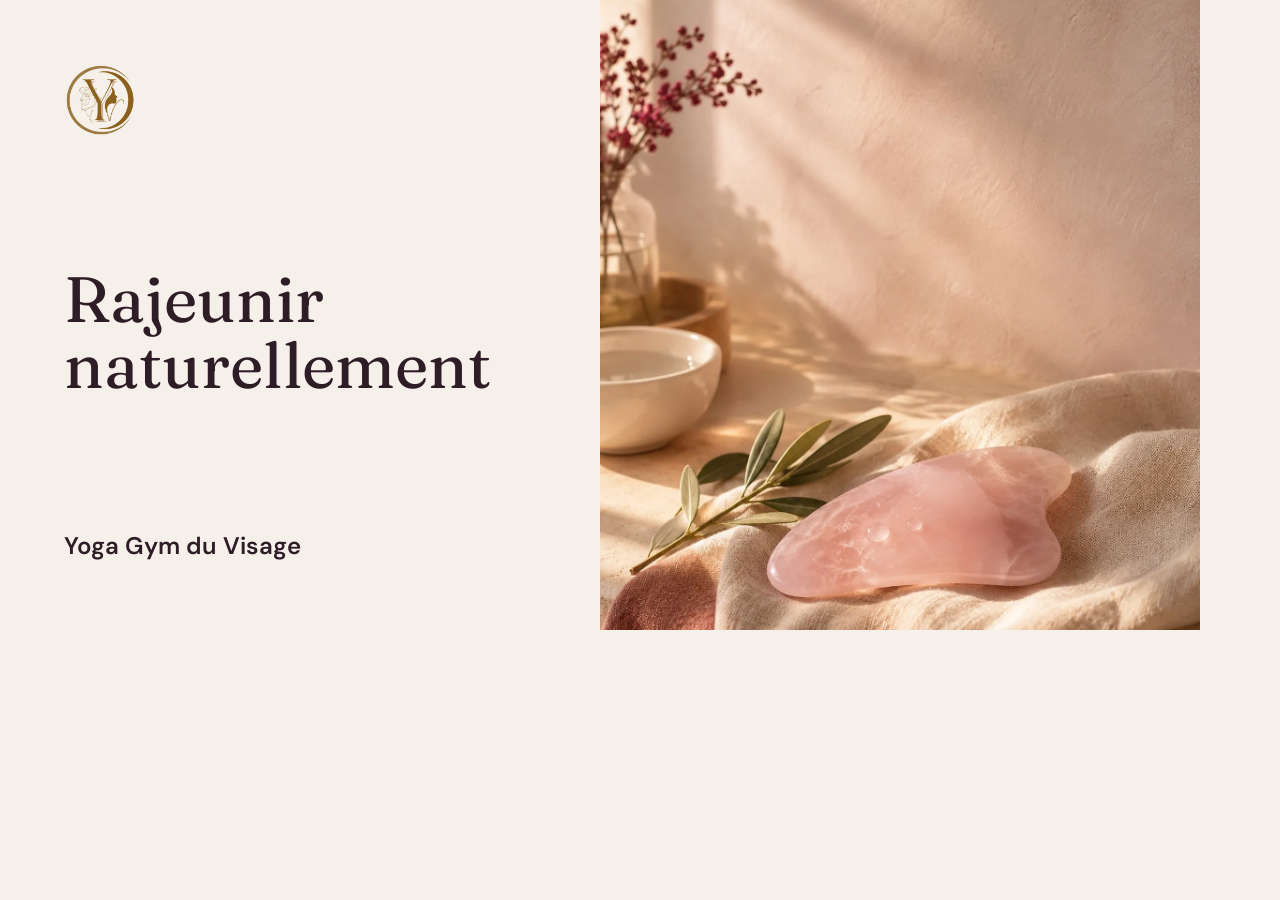
<file: _partage/accueil-fr.html>
<!doctype html>
<html lang="fr"><head><meta charset="utf-8">
<link rel="stylesheet" href="/assets/css/socle.css"><link rel="stylesheet" href="/assets/css/site.css">
<style>:root{--fond:#F6F0EA;--texte:#2E1C26}
html,body{margin:0;width:1200px;height:630px;overflow:hidden;background:var(--fond);color:var(--texte)}
.carte{display:grid;grid-template-columns:1fr 1fr;width:1200px;height:630px}
.carte-texte{display:flex;flex-direction:column;justify-content:space-between;padding:64px}
.carte-texte img{width:72px;height:72px}
.carte-titre{font-family:var(--police-titres);font-size:64px;line-height:1.02;margin:0;text-wrap:balance}
.carte-nom{font-size:24px;font-weight:600;margin:0}
.carte-image{background:center/cover no-repeat}</style>
</head><body>
<div class="carte">
  <div class="carte-texte">
    <img src="/assets/images/logo-or.webp" alt="">
    <p class="carte-titre">Rajeunir naturellement</p>
    <p class="carte-nom">Yoga Gym du Visage</p>
  </div>
  <div class="carte-image" style="background-image:url('/assets/images/grok/accueil-ouverture-1280.webp')"></div>
</div>
</body></html>
</file>
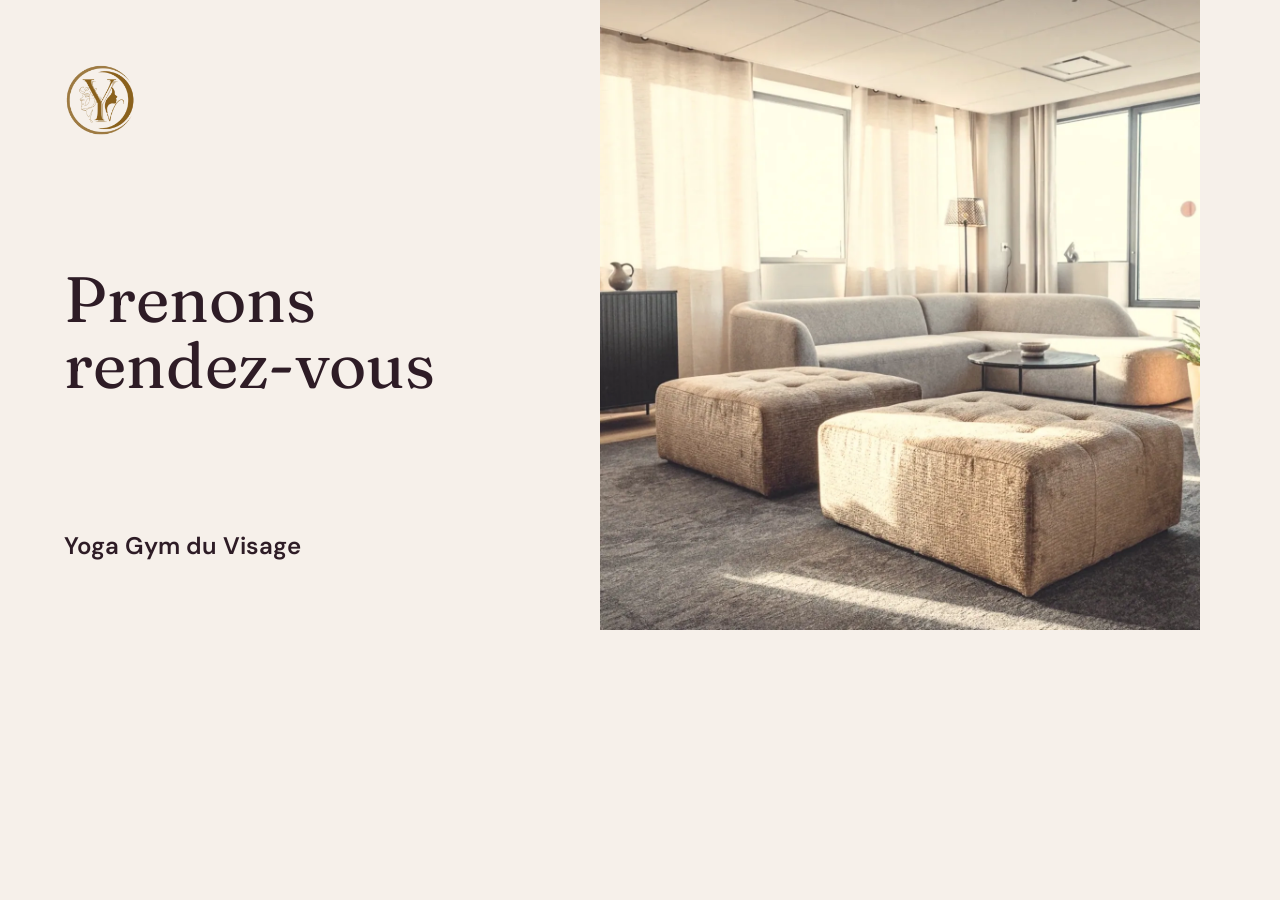
<file: _partage/contact-fr.html>
<!doctype html>
<html lang="fr"><head><meta charset="utf-8">
<link rel="stylesheet" href="/assets/css/socle.css"><link rel="stylesheet" href="/assets/css/site.css">
<style>:root{--fond:#F6F0EA;--texte:#2E1C26}
html,body{margin:0;width:1200px;height:630px;overflow:hidden;background:var(--fond);color:var(--texte)}
.carte{display:grid;grid-template-columns:1fr 1fr;width:1200px;height:630px}
.carte-texte{display:flex;flex-direction:column;justify-content:space-between;padding:64px}
.carte-texte img{width:72px;height:72px}
.carte-titre{font-family:var(--police-titres);font-size:64px;line-height:1.02;margin:0;text-wrap:balance}
.carte-nom{font-size:24px;font-weight:600;margin:0}
.carte-image{background:center/cover no-repeat}</style>
</head><body>
<div class="carte">
  <div class="carte-texte">
    <img src="/assets/images/logo-or.webp" alt="">
    <p class="carte-titre">Prenons rendez-vous</p>
    <p class="carte-nom">Yoga Gym du Visage</p>
  </div>
  <div class="carte-image" style="background-image:url('/assets/images/wellbee-salon-1280.webp')"></div>
</div>
</body></html>
</file>
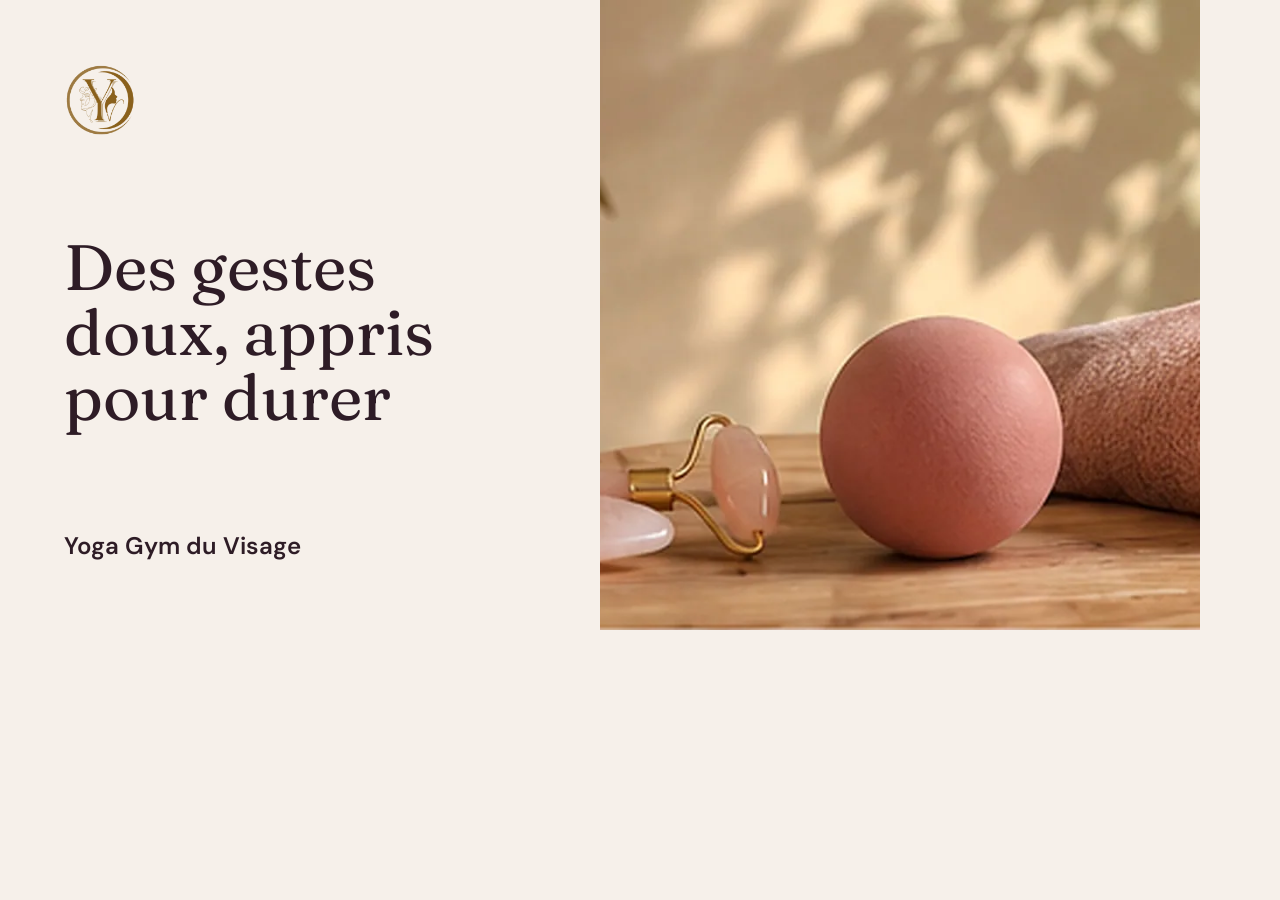
<file: _partage/methode-fr.html>
<!doctype html>
<html lang="fr"><head><meta charset="utf-8">
<link rel="stylesheet" href="/assets/css/socle.css"><link rel="stylesheet" href="/assets/css/site.css">
<style>:root{--fond:#F6F0EA;--texte:#2E1C26}
html,body{margin:0;width:1200px;height:630px;overflow:hidden;background:var(--fond);color:var(--texte)}
.carte{display:grid;grid-template-columns:1fr 1fr;width:1200px;height:630px}
.carte-texte{display:flex;flex-direction:column;justify-content:space-between;padding:64px}
.carte-texte img{width:72px;height:72px}
.carte-titre{font-family:var(--police-titres);font-size:64px;line-height:1.02;margin:0;text-wrap:balance}
.carte-nom{font-size:24px;font-weight:600;margin:0}
.carte-image{background:center/cover no-repeat}</style>
</head><body>
<div class="carte">
  <div class="carte-texte">
    <img src="/assets/images/logo-or.webp" alt="">
    <p class="carte-titre">Des gestes doux, appris pour durer</p>
    <p class="carte-nom">Yoga Gym du Visage</p>
  </div>
  <div class="carte-image" style="background-image:url('/assets/images/grok/methode-ouverture-1280.webp')"></div>
</div>
</body></html>
</file>
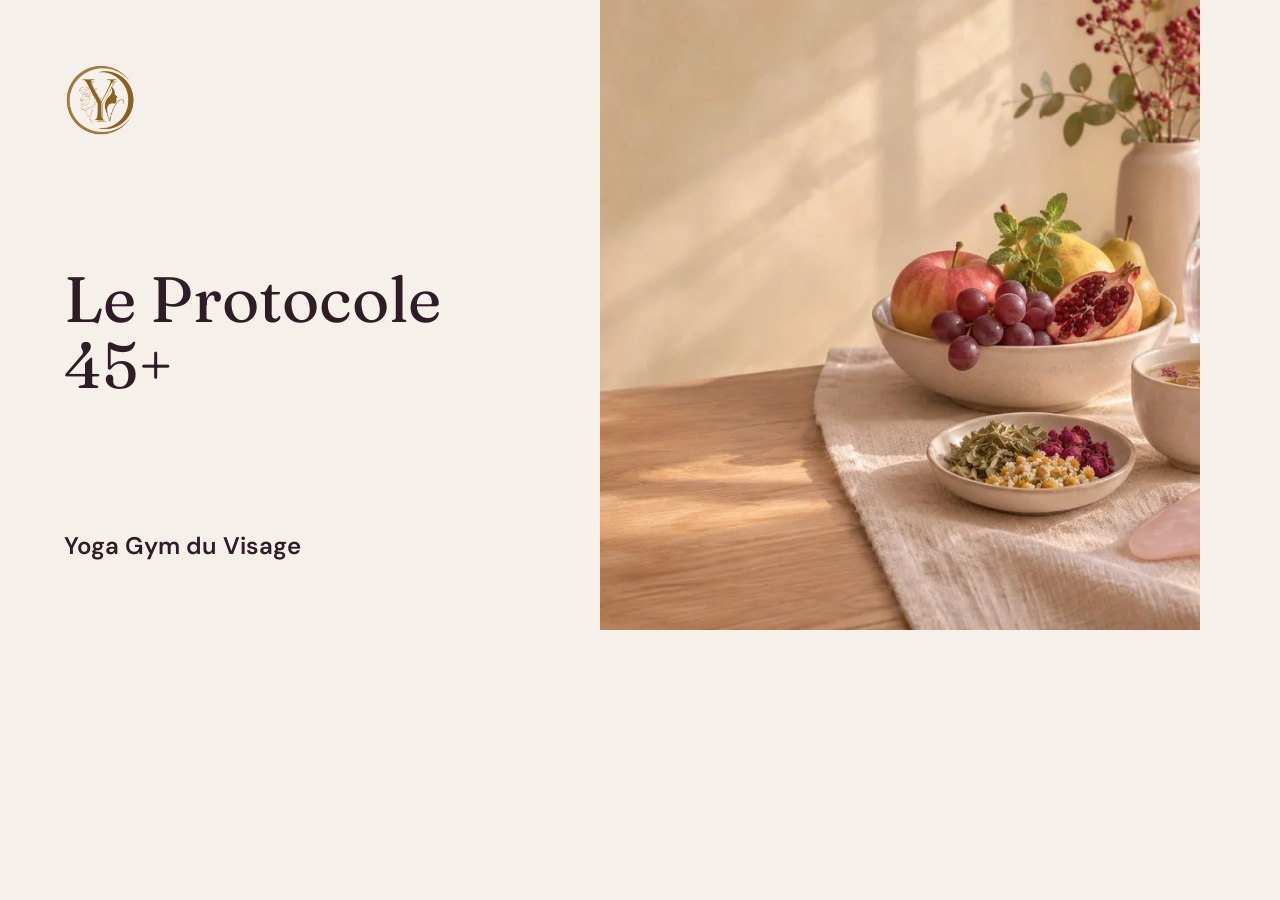
<file: _partage/protocole-45-fr.html>
<!doctype html>
<html lang="fr"><head><meta charset="utf-8">
<link rel="stylesheet" href="/assets/css/socle.css"><link rel="stylesheet" href="/assets/css/site.css">
<style>:root{--fond:#F6F0EA;--texte:#2E1C26}
html,body{margin:0;width:1200px;height:630px;overflow:hidden;background:var(--fond);color:var(--texte)}
.carte{display:grid;grid-template-columns:1fr 1fr;width:1200px;height:630px}
.carte-texte{display:flex;flex-direction:column;justify-content:space-between;padding:64px}
.carte-texte img{width:72px;height:72px}
.carte-titre{font-family:var(--police-titres);font-size:64px;line-height:1.02;margin:0;text-wrap:balance}
.carte-nom{font-size:24px;font-weight:600;margin:0}
.carte-image{background:center/cover no-repeat}</style>
</head><body>
<div class="carte">
  <div class="carte-texte">
    <img src="/assets/images/logo-or.webp" alt="">
    <p class="carte-titre">Le Protocole 45+</p>
    <p class="carte-nom">Yoga Gym du Visage</p>
  </div>
  <div class="carte-image" style="background-image:url('/assets/images/grok/protocole-ouverture-1280.webp')"></div>
</div>
</body></html>
</file>
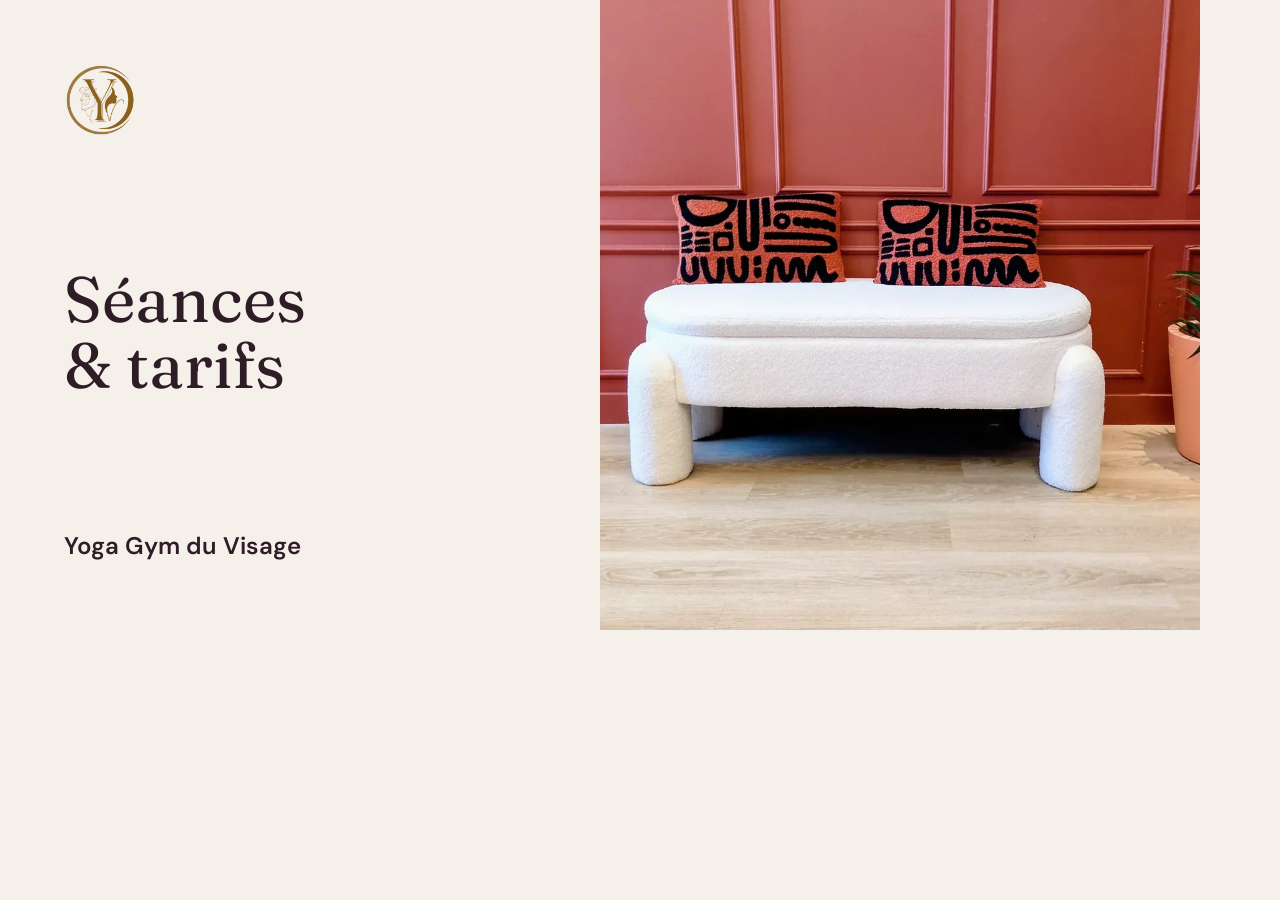
<file: _partage/seances-tarifs-fr.html>
<!doctype html>
<html lang="fr"><head><meta charset="utf-8">
<link rel="stylesheet" href="/assets/css/socle.css"><link rel="stylesheet" href="/assets/css/site.css">
<style>:root{--fond:#F6F0EA;--texte:#2E1C26}
html,body{margin:0;width:1200px;height:630px;overflow:hidden;background:var(--fond);color:var(--texte)}
.carte{display:grid;grid-template-columns:1fr 1fr;width:1200px;height:630px}
.carte-texte{display:flex;flex-direction:column;justify-content:space-between;padding:64px}
.carte-texte img{width:72px;height:72px}
.carte-titre{font-family:var(--police-titres);font-size:64px;line-height:1.02;margin:0;text-wrap:balance}
.carte-nom{font-size:24px;font-weight:600;margin:0}
.carte-image{background:center/cover no-repeat}</style>
</head><body>
<div class="carte">
  <div class="carte-texte">
    <img src="/assets/images/logo-or.webp" alt="">
    <p class="carte-titre">Séances &amp; tarifs</p>
    <p class="carte-nom">Yoga Gym du Visage</p>
  </div>
  <div class="carte-image" style="background-image:url('/assets/images/wellbee-attente-1280.webp')"></div>
</div>
</body></html>
</file>
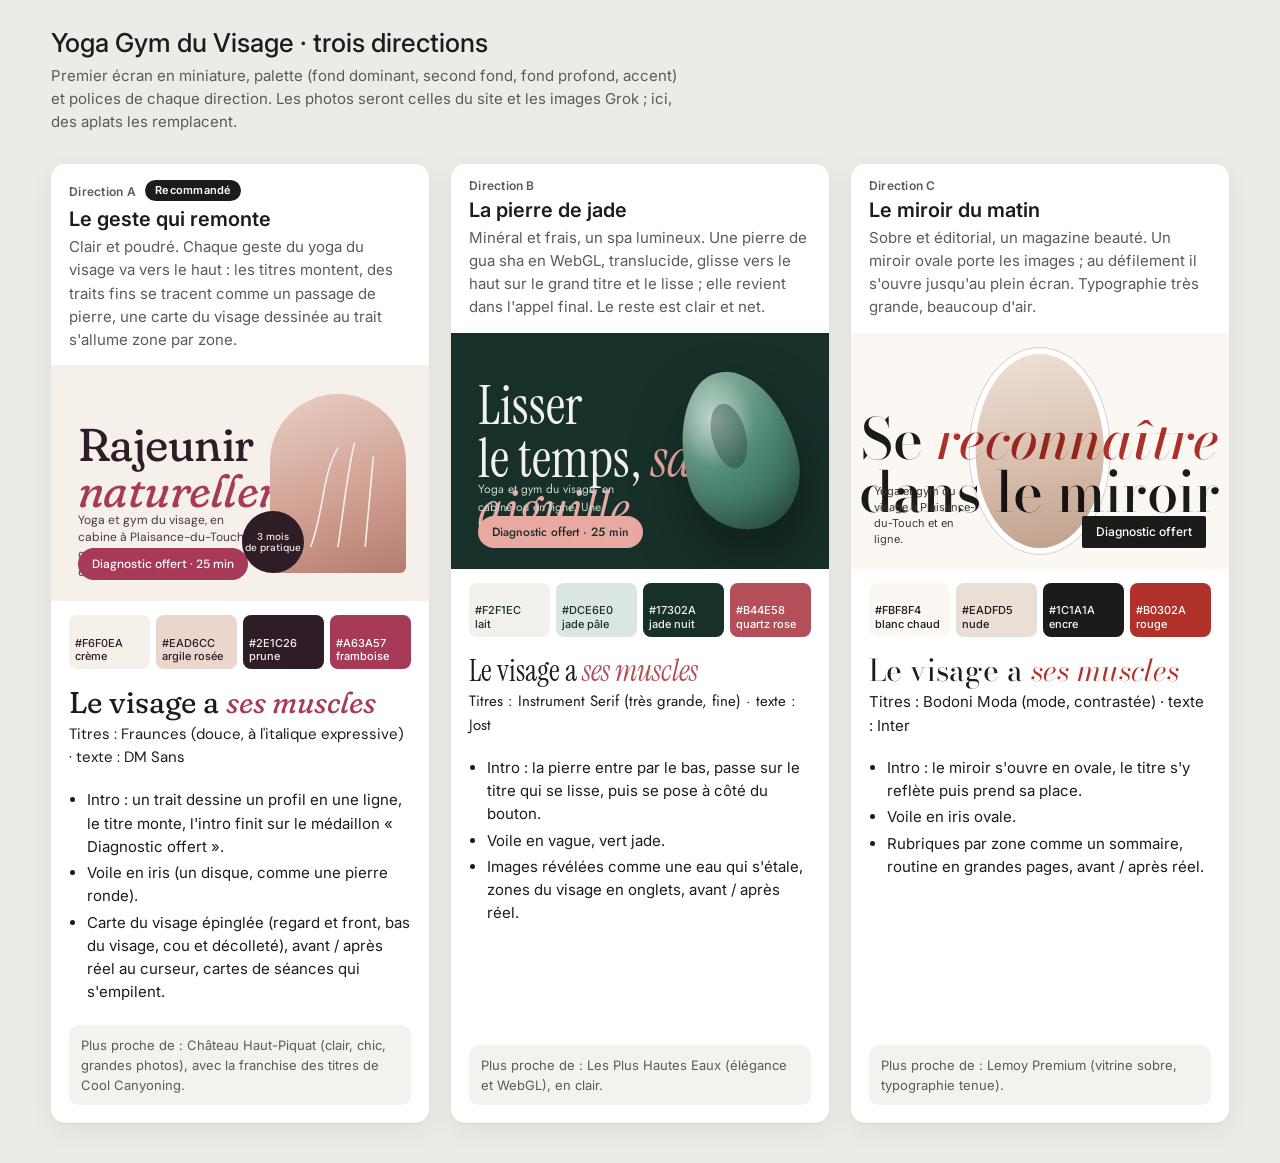
<file: _suivi/directions.html>
<!DOCTYPE html>
<html lang="fr">
<head>
<meta charset="utf-8">
<meta name="viewport" content="width=device-width, initial-scale=1">
<title>Yoga du visage : directions</title>
<link rel="preconnect" href="https://fonts.googleapis.com">
<link rel="preconnect" href="https://fonts.gstatic.com" crossorigin>
<link href="https://fonts.googleapis.com/css2?family=Fraunces:ital,opsz,wght,SOFT@0,9..144,300..600,100;1,9..144,300..600,100&family=DM+Sans:wght@400;500;600&family=Instrument+Serif:ital@0;1&family=Jost:wght@400;500&family=Bodoni+Moda:ital,opsz,wght@0,6..96,400..700;1,6..96,400..700&family=Inter:wght@400;500&display=swap" rel="stylesheet">
<style>
/* VOICE  planche de travail pour choisir une direction : calme, nette, comparée côte à côte
   IDEA   trois premiers écrans en miniature, chacun avec sa palette et ses polices
   PICTURE la miniature d'ouverture de chaque direction
   COLOUR celles de chaque direction ; la planche reste neutre (gris chaud)
   TYPE   les polices de chaque direction, la planche en Inter */
:root{color-scheme:light;--bg:#ecebe8;--ink:#1d1c1b;--muted:#5d5a56}
*{box-sizing:border-box;min-width:0}
body{margin:0;background:var(--bg);color:var(--ink);font:15px/1.55 Inter,system-ui,sans-serif}
header{padding:28px max(4vw,16px) 8px}
header h1{font:500 26px/1.15 Inter,sans-serif;margin:0 0 6px}
header p{margin:0;color:var(--muted);max-width:70ch}
.grille{display:grid;grid-template-columns:repeat(3,minmax(0,1fr));gap:22px;padding:22px max(4vw,16px) 40px}
@media(max-width:1100px){.grille{grid-template-columns:minmax(0,1fr)}}
.carte{background:#fff;border-radius:14px;overflow:hidden;box-shadow:0 1px 2px rgba(0,0,0,.06),0 8px 28px rgba(0,0,0,.06);display:flex;flex-direction:column}
.etiquette{font:600 12px/1 Inter;letter-spacing:.02em;color:var(--muted);padding:16px 18px 0}
.carte h2{margin:6px 18px 4px;font:600 20px/1.2 Inter}
.carte .resume{margin:0 18px 14px;color:var(--muted)}
.ecran{position:relative;aspect-ratio:16/10;overflow:hidden}
.nuancier{display:grid;grid-template-columns:repeat(4,minmax(0,1fr));gap:6px;padding:14px 18px 6px}
.nuancier div{border-radius:8px;height:54px;display:flex;align-items:flex-end;padding:6px;font:500 11px/1.2 Inter}
.typos{padding:8px 18px 4px}
.typos .t{font-size:30px;line-height:1.05;margin:4px 0}
.typos .c{font-size:15px;margin:2px 0 8px}
ul{margin:4px 18px 18px;padding-left:18px}
li{margin:3px 0}
.fav{margin:auto 18px 18px;padding:10px 12px;border-radius:10px;background:#f4f2ef;font-size:13px;color:var(--muted)}
.reco{display:inline-block;background:#1d1c1b;color:#fff;border-radius:99px;padding:3px 10px;font:600 11px/1.4 Inter;margin-left:6px;vertical-align:2px}

/* A — le geste qui remonte */
.a .ecran{background:#F6F0EA}
.a .ecran .titre{position:absolute;left:7%;top:24%;font:400 clamp(30px,3.6vw,46px)/1.0 Fraunces,serif;font-variation-settings:"SOFT" 100;color:#2E1C26;letter-spacing:-.01em}
.a .ecran .titre em{color:#A63A57;font-style:italic}
.a .ecran .sous{position:absolute;left:7%;top:62%;width:44%;font:400 12px/1.45 "DM Sans";color:#4a3540}
.a .ecran .btn{position:absolute;left:7%;bottom:9%;background:#A63A57;color:#fff;font:500 12px/1 "DM Sans";padding:10px 14px;border-radius:99px}
.a .ecran .photo{position:absolute;right:6%;top:12%;width:36%;height:76%;border-radius:200px 200px 18px 18px;background:linear-gradient(160deg,#e9cfc4,#cf9e90 60%,#b47c6e)}
.a .ecran svg{position:absolute;right:6%;top:12%;width:36%;height:76%}
.a .ecran .medaillon{position:absolute;right:33%;bottom:12%;width:62px;height:62px;border-radius:50%;background:#2E1C26;color:#F6F0EA;font:500 10px/1.15 "DM Sans";display:grid;place-items:center;text-align:center}

/* B — la pierre de jade */
.b .ecran{background:#17302A}
.b .ecran .titre{position:absolute;left:7%;top:20%;font:400 clamp(34px,4.2vw,54px)/.98 "Instrument Serif",serif;color:#F2F1EC}
.b .ecran .titre em{color:#E8A9A0}
.b .ecran .sous{position:absolute;left:7%;top:63%;width:44%;font:400 12px/1.45 Jost;color:#c9d6cf}
.b .ecran .btn{position:absolute;left:7%;bottom:9%;background:#E8A9A0;color:#17302A;font:500 12px/1 Jost;padding:10px 14px;border-radius:99px}
.b .ecran .pierre{position:absolute;right:9%;top:16%;width:30%;height:68%;border-radius:48% 52% 46% 54%/60% 60% 40% 40%;background:radial-gradient(60% 50% at 35% 28%,rgba(255,255,255,.55),transparent 60%),linear-gradient(150deg,#9cc3b0,#4f8a74 55%,#2c5a4a);box-shadow:0 30px 60px rgba(0,0,0,.35),inset 0 -12px 30px rgba(0,0,0,.25);transform:rotate(-14deg)}
.b .ecran .creux{position:absolute;right:22%;top:30%;width:9%;height:28%;border-radius:50%;background:rgba(23,48,42,.35);transform:rotate(-14deg)}

/* C — le miroir du matin */
.c .ecran{background:#FBF8F4}
.c .ecran .miroir{position:absolute;left:50%;top:9%;width:34%;height:82%;transform:translateX(-50%);border-radius:50%;background:linear-gradient(170deg,#efe2d6,#d8bfae 55%,#bf9f8c);box-shadow:0 0 0 6px #fff,0 0 0 7px #d9cfc6}
.c .ecran .titre{position:absolute;left:0;right:0;top:34%;text-align:center;font:500 clamp(34px,4.4vw,58px)/.95 "Bodoni Moda",serif;color:#1C1A1A;mix-blend-mode:multiply}
.c .ecran .titre em{color:#B0302A}
.c .ecran .sous{position:absolute;left:6%;bottom:9%;width:28%;font:400 11px/1.45 Inter;color:#3d3936}
.c .ecran .btn{position:absolute;right:6%;bottom:9%;background:#1C1A1A;color:#fff;font:500 12px/1 Inter;padding:10px 14px;border-radius:2px}
</style>
</head>
<body>
<header>
  <h1>Yoga Gym du Visage · trois directions</h1>
  <p>Premier écran en miniature, palette (fond dominant, second fond, fond profond, accent) et polices de chaque direction. Les photos seront celles du site et les images Grok ; ici, des aplats les remplacent.</p>
</header>
<main class="grille">

<section class="carte a">
  <div class="etiquette">Direction A <span class="reco">Recommandé</span></div>
  <h2>Le geste qui remonte</h2>
  <p class="resume">Clair et poudré. Chaque geste du yoga du visage va vers le haut : les titres montent, des traits fins se tracent comme un passage de pierre, une carte du visage dessinée au trait s'allume zone par zone.</p>
  <div class="ecran" aria-hidden="true">
    <div class="titre">Rajeunir<br><em>naturellement</em></div>
    <div class="sous">Yoga et gym du visage, en cabine à Plaisance-du-Touch ou en ligne. Une méthode douce, sans injection.</div>
    <div class="btn">Diagnostic offert · 25 min</div>
    <div class="photo"></div>
    <svg viewBox="0 0 100 200" preserveAspectRatio="none" fill="none" stroke="#F6F0EA" stroke-width="1.2" stroke-linecap="round"><path d="M30 170 C 40 130, 38 90, 50 60 M50 170 C 54 130, 56 95, 62 55 M70 170 C 72 135, 74 100, 76 70"/></svg>
    <div class="medaillon">3 mois<br>de pratique</div>
  </div>
  <div class="nuancier">
    <div style="background:#F6F0EA;color:#2E1C26">#F6F0EA<br>crème</div>
    <div style="background:#EAD6CC;color:#2E1C26">#EAD6CC<br>argile rosée</div>
    <div style="background:#2E1C26;color:#F6F0EA">#2E1C26<br>prune</div>
    <div style="background:#A63A57;color:#fff">#A63A57<br>framboise</div>
  </div>
  <div class="typos">
    <p class="t" style="font-family:Fraunces,serif;font-variation-settings:'SOFT' 100">Le visage a <em style="color:#A63A57">ses muscles</em></p>
    <p class="c" style="font-family:'DM Sans',sans-serif">Titres : Fraunces (douce, à l'italique expressive) · texte : DM Sans</p>
  </div>
  <ul>
    <li>Intro : un trait dessine un profil en une ligne, le titre monte, l'intro finit sur le médaillon « Diagnostic offert ».</li>
    <li>Voile en iris (un disque, comme une pierre ronde).</li>
    <li>Carte du visage épinglée (regard et front, bas du visage, cou et décolleté), avant / après réel au curseur, cartes de séances qui s'empilent.</li>
  </ul>
  <p class="fav">Plus proche de : Château Haut-Piquat (clair, chic, grandes photos), avec la franchise des titres de Cool Canyoning.</p>
</section>

<section class="carte b">
  <div class="etiquette">Direction B</div>
  <h2>La pierre de jade</h2>
  <p class="resume">Minéral et frais, un spa lumineux. Une pierre de gua sha en WebGL, translucide, glisse vers le haut sur le grand titre et le lisse ; elle revient dans l'appel final. Le reste est clair et net.</p>
  <div class="ecran" aria-hidden="true">
    <div class="titre">Lisser<br>le temps, <em>sans<br>aiguille</em></div>
    <div class="sous">Yoga et gym du visage, en cabine ou en ligne. Une méthode pure, sans chimie.</div>
    <div class="btn">Diagnostic offert · 25 min</div>
    <div class="pierre"></div><div class="creux"></div>
  </div>
  <div class="nuancier">
    <div style="background:#F2F1EC;color:#17302A">#F2F1EC<br>lait</div>
    <div style="background:#DCE6E0;color:#17302A">#DCE6E0<br>jade pâle</div>
    <div style="background:#17302A;color:#F2F1EC">#17302A<br>jade nuit</div>
    <div style="background:#B44E58;color:#fff">#B44E58<br>quartz rose</div>
  </div>
  <div class="typos">
    <p class="t" style="font-family:'Instrument Serif',serif">Le visage a <em style="color:#B44E58">ses muscles</em></p>
    <p class="c" style="font-family:Jost,sans-serif">Titres : Instrument Serif (très grande, fine) · texte : Jost</p>
  </div>
  <ul>
    <li>Intro : la pierre entre par le bas, passe sur le titre qui se lisse, puis se pose à côté du bouton.</li>
    <li>Voile en vague, vert jade.</li>
    <li>Images révélées comme une eau qui s'étale, zones du visage en onglets, avant / après réel.</li>
  </ul>
  <p class="fav">Plus proche de : Les Plus Hautes Eaux (élégance et WebGL), en clair.</p>
</section>

<section class="carte c">
  <div class="etiquette">Direction C</div>
  <h2>Le miroir du matin</h2>
  <p class="resume">Sobre et éditorial, un magazine beauté. Un miroir ovale porte les images ; au défilement il s'ouvre jusqu'au plein écran. Typographie très grande, beaucoup d'air.</p>
  <div class="ecran" aria-hidden="true">
    <div class="miroir"></div>
    <div class="titre">Se <em>reconnaître</em><br>dans le miroir</div>
    <div class="sous">Yoga et gym du visage à Plaisance-du-Touch et en ligne.</div>
    <div class="btn">Diagnostic offert</div>
  </div>
  <div class="nuancier">
    <div style="background:#FBF8F4;color:#1C1A1A">#FBF8F4<br>blanc chaud</div>
    <div style="background:#EADFD5;color:#1C1A1A">#EADFD5<br>nude</div>
    <div style="background:#1C1A1A;color:#FBF8F4">#1C1A1A<br>encre</div>
    <div style="background:#B0302A;color:#fff">#B0302A<br>rouge</div>
  </div>
  <div class="typos">
    <p class="t" style="font-family:'Bodoni Moda',serif">Le visage a <em style="color:#B0302A">ses muscles</em></p>
    <p class="c" style="font-family:Inter,sans-serif">Titres : Bodoni Moda (mode, contrastée) · texte : Inter</p>
  </div>
  <ul>
    <li>Intro : le miroir s'ouvre en ovale, le titre s'y reflète puis prend sa place.</li>
    <li>Voile en iris ovale.</li>
    <li>Rubriques par zone comme un sommaire, routine en grandes pages, avant / après réel.</li>
  </ul>
  <p class="fav">Plus proche de : Lemoy Premium (vitrine sobre, typographie tenue).</p>
</section>

</main>
</body>
</html>
</file>
<file: assets/css/socle.css>
/* Socle : règles communes à toutes les maquettes. Le style du projet va dans site.css.
   Les couleurs et polices du projet se règlent par les variables ci-dessous (redéfinies dans site.css). */
:root {
  --police-titres: Georgia, 'Times New Roman', serif;
  --police-texte: system-ui, -apple-system, 'Segoe UI', Roboto, sans-serif;
  --accent: #b3361f;
  --texte-doux: color-mix(in srgb, var(--texte) 78%, var(--fond));
  --ligne: color-mix(in srgb, var(--texte) 18%, var(--fond));
  --gouttiere: clamp(16px, 4vw, 48px);
  --largeur: 1240px;
  --rayon: 6px;
  --duree: .7s;
  --courbe: cubic-bezier(.22, 1, .36, 1);
}

*, *::before, *::after { box-sizing: border-box; }
html { -webkit-text-size-adjust: 100%; text-size-adjust: 100%; }
body {
  font-family: var(--police-texte); font-size: clamp(1rem, .96rem + .2vw, 1.125rem); line-height: 1.6;
  padding-bottom: var(--barres-h); overflow-x: clip;
}
img, picture, video, canvas, svg { display: block; max-width: 100%; }
img, video { height: auto; }
h1, h2, h3, h4 { font-family: var(--police-titres); line-height: 1.08; margin: 0 0 .5em; text-wrap: balance; font-weight: 600; }
p, li, dd, figcaption { text-wrap: pretty; }
p { margin: 0 0 1em; }
a { color: inherit; }
a[href^="mailto:"] { overflow-wrap: anywhere; }
button, input, select, textarea { font: inherit; color: inherit; }
button { cursor: pointer; }
:where(a, button, input, select, textarea, summary, [tabindex]) { -webkit-tap-highlight-color: transparent; }
:focus { outline: none; }
:focus-visible { outline: 3px solid var(--accent); outline-offset: 3px; border-radius: 2px; }
[id] { scroll-margin-top: calc(var(--entete-h) + 12px); scroll-margin-bottom: calc(var(--barres-h) + 12px); }
/* Lien profond vers une scène qui cache l'en-tête : elle arrive tout en haut de l'écran (comme aller() du socle). */
html.js:not(.secours) :is([data-entete-cache], [data-entete-cache] [id], [data-fx="plein-ecran"], [data-fx="plein-ecran"] [id]) { scroll-margin-top: 0; }
[hidden] { display: none !important; }

.visuellement-cache {
  position: absolute !important; width: 1px; height: 1px; padding: 0; margin: -1px;
  overflow: hidden; clip: rect(0 0 0 0); white-space: nowrap; border: 0;
}
.evitement {
  position: fixed; left: 12px; top: 12px; z-index: 1000; padding: 12px 16px; background: var(--texte); color: var(--fond);
  transform: translateY(-160%); text-decoration: none;
}
.evitement:focus-visible { transform: none; }
.conteneur { width: min(100% - 2 * var(--gouttiere), var(--largeur)); margin-inline: auto; }
.chiffres { font-variant-numeric: tabular-nums; }

/* Boutons : zones tactiles d'au moins 44 px. */
.bouton {
  display: inline-flex; align-items: center; justify-content: center; gap: .5em;
  min-height: 48px; min-width: 44px; padding: .7em 1.4em; border-radius: 999px;
  background: var(--accent); color: var(--fond); text-decoration: none; font-weight: 600; border: 0;
  line-height: 1.2; text-align: center;
}
.bouton--contour { background: transparent; color: inherit; box-shadow: inset 0 0 0 2px currentColor; }
.bouton[disabled] { opacity: .55; cursor: not-allowed; }

/* Apparitions : cachées par le style critique jusqu'à .vu, jamais recachées. */
html.js:not(.secours):not([data-arrivee="retour"]) [data-anime]:not([data-anime="gsap"]) {
  transform: translate3d(0, 1.2rem, 0);
  transition: opacity var(--duree) var(--courbe) var(--delai, 0s), transform var(--duree) var(--courbe) var(--delai, 0s);
}
html.js:not(.secours):not([data-arrivee="retour"]) [data-anime]:not([data-anime="gsap"]).vu { transform: none; }

/* Bibliothèque d'effets (effets.js). Apparitions : le bloc lui-même ne glisse pas, ce sont ses parties qui arrivent.
   Mêmes conditions que les apparitions : en secours, au retour et sans JavaScript, état final direct.
   Les transitions ne valent que pendant l'arrivée (.fx-fini ensuite) : celles du projet reprennent la main. */
html.js:not(.secours):not([data-arrivee="retour"]) :is([data-anime="lignes"], [data-anime="mots"], [data-anime="lettres"], [data-anime="cascade"]):not([data-anime="gsap"]) {
  transform: none; transition: opacity .25s linear var(--delai, 0s);
}
/* Masques des lignes : découpe par clip-path, débordante en haut et sur les côtés (accents), un peu en bas (jambages),
   au lieu d'un overflow et de marges : la mise en page ne change pas d'un pixel pendant la découpe. La ligne part
   d'assez bas (135 %) pour rester invisible malgré le débord du bas. */
.fx-ligne-mask { overflow: visible !important; clip-path: inset(-.4em -.6em -.2em -.6em); }
html.js:not(.secours):not([data-arrivee="retour"]) [data-anime="lignes"] .fx-ligne {
  transform: translate3d(0, 135%, 0); transition: transform 1s var(--courbe) calc(var(--delai, 0s) + var(--i, 0) * 90ms);
}
html.js:not(.secours):not([data-arrivee="retour"]) [data-anime="lignes"].vu .fx-ligne { transform: none; }
html.js:not(.secours):not([data-arrivee="retour"]) [data-anime="mots"] .fx-mot {
  opacity: 0; transform: translate3d(0, .5em, 0);
  transition: opacity .6s var(--courbe) calc(var(--delai, 0s) + var(--i, 0) * 35ms), transform .7s var(--courbe) calc(var(--delai, 0s) + var(--i, 0) * 35ms);
}
html.js:not(.secours):not([data-arrivee="retour"]) [data-anime="mots"].vu .fx-mot { opacity: 1; transform: none; }
/* Lettres : chaque mot reste d'un bloc (jamais coupé en fin de ligne), les lettres basculent en place. */
[data-anime="lettres"] :is(.fx-mot-l, .fx-lettre) { display: inline-block; }
html.js:not(.secours):not([data-arrivee="retour"]) [data-anime="lettres"] .fx-lettre {
  opacity: 0; transform: translate3d(0, .55em, 0) rotate(12deg); transform-origin: 0 100%;
  transition: opacity .5s var(--courbe) calc(var(--delai, 0s) + var(--i, 0) * 18ms), transform .8s var(--courbe) calc(var(--delai, 0s) + var(--i, 0) * 18ms);
}
html.js:not(.secours):not([data-arrivee="retour"]) [data-anime="lettres"].vu .fx-lettre { opacity: 1; transform: none; }
html.js:not(.secours):not([data-arrivee="retour"]) [data-anime="cascade"] > * { opacity: 0; transform: translate3d(0, 1.8rem, 0); }
html.js:not(.secours):not([data-arrivee="retour"]) [data-anime="cascade"]:not(.fx-fini) > * {
  transition: opacity .7s var(--courbe) calc(var(--delai, 0s) + var(--i, 0) * 80ms), transform .9s var(--courbe) calc(var(--delai, 0s) + var(--i, 0) * 80ms);
}
html.js:not(.secours):not([data-arrivee="retour"]) [data-anime="cascade"].vu > * { opacity: 1; transform: none; }
/* Rideau : règle aussi précise que celle des apparitions (sinon sa transition de découpe serait écrasée). */
html.js:not(.secours):not([data-arrivee="retour"]) [data-anime="rideau"]:not([data-anime="gsap"]) {
  transform: none; clip-path: inset(0 0 100% 0);
}
html.js:not(.secours):not([data-arrivee="retour"]) [data-anime="rideau"]:not([data-anime="gsap"]):not(.fx-fini) {
  transition: opacity .25s linear var(--delai, 0s), clip-path 1.2s cubic-bezier(.77, 0, .18, 1) var(--delai, 0s);
}
html.js:not(.secours):not([data-arrivee="retour"]) [data-anime="rideau"]:not([data-anime="gsap"]).vu { clip-path: inset(0 0 0 0); }
html.js:not(.secours):not([data-arrivee="retour"]) [data-anime="rideau"]:not([data-fx]) > :is(picture, video) { transform: scale(1.14); }
html.js:not(.secours):not([data-arrivee="retour"]) [data-anime="rideau"]:not([data-fx]):not(.fx-fini) > :is(picture, video) { transition: transform 1.6s var(--courbe) var(--delai, 0s); }
html.js:not(.secours):not([data-arrivee="retour"]) [data-anime="rideau"].vu:not([data-fx]) > :is(picture, video) { transform: none; }
/* Effets liés au défilement : l'image déplacée par GSAP n'a aucune transition CSS (une seule source par propriété). */
[data-fx="parallaxe"] > :is(picture, video, img), [data-fx="zoom"] > :is(picture, video, img) { transition: none; }
/* WebGL « onde » : le canvas, calé sur l'image, n'est visible que pendant le mouvement ; au repos, l'image d'origine, nette. */
[data-fx="onde"] { position: relative; }
.fx-onde { position: absolute; left: 0; top: 0; width: 100%; height: 100%; pointer-events: none; opacity: 0; transition: opacity .3s linear; }
.fx-onde--actif { opacity: 1; transition-duration: .12s; }
/* Image qui s'ouvre en plein écran : section haute, cadre collant en haut de l'écran (sticky, pas d'épinglage GSAP).
   En secours et sans JavaScript : image entière dans une section normale (règles [data-collant]). */
html.js:not(.secours) [data-fx="plein-ecran"] { position: relative; height: var(--fx-longueur, 260svh); }
html.js:not(.secours) [data-fx="plein-ecran"] > [data-collant] { position: sticky; top: 0; height: 100vh; height: 100svh; overflow: hidden; }
[data-fx="plein-ecran"] > [data-collant] > .media, [data-fx="plein-ecran"] [data-fx-cible] { width: 100%; height: 100%; border-radius: 0; }
:is(html.secours, html:not(.js)) [data-fx="plein-ecran"] [data-fx-cible] { height: 100svh; }
/* Mots géants : la rangée garde sa largeur (mots répétés au besoin) et ne sort jamais de son bandeau.
   En secours et sans JavaScript, les mots passent à la ligne : rien n'est coupé. */
[data-fx="mots-geants"] { overflow: hidden; overflow: clip; }
[data-fx="mots-geants"] [data-fx-rangee] { width: max-content; white-space: nowrap; margin: 0; }
:is(html.secours, html:not(.js)) [data-fx="mots-geants"] { overflow: visible; }
:is(html.secours, html:not(.js)) [data-fx="mots-geants"] [data-fx-rangee] { width: auto; white-space: normal; line-height: 1.2; }
/* Inclinaison selon la vitesse : GSAP seul tient la transformation (pas de transition CSS sur transform). */
[data-fx="vitesse"], [data-fx="mots-geants"] [data-fx-rangee] { transition-property: opacity, color, background-color, border-color, box-shadow !important; }

/* Effets au survol : au premier survol, GSAP prend la main sur la transformation (classe fx-survol) :
   plus aucune transition CSS sur transform pour cet élément. */
.fx-survol { transition-property: opacity, color, background-color, border-color, box-shadow !important; }

[data-boucle-css].hors-ecran, [data-boucle-css].hors-ecran *, [data-boucle-css].en-pause, [data-boucle-css].en-pause * { animation-play-state: paused !important; }

/* En-tête : opaque, jamais coupé, se cache en descendant. */
[data-entete] {
  position: fixed; inset: 0 0 auto; z-index: 800; background: var(--fond);
  border-bottom: 1px solid var(--ligne); transition: transform .35s var(--courbe);
}
html.entete-cache [data-entete], html.scene-sans-entete:not(.menu-ouvert) [data-entete] { transform: translateY(-100%); }
.entete-rangee {
  display: flex; align-items: center; gap: clamp(8px, 2vw, 28px);
  min-height: 64px; padding: 8px var(--gouttiere); max-width: calc(var(--largeur) + 2 * var(--gouttiere)); margin-inline: auto;
}
.entete-logo { display: inline-flex; align-items: center; gap: .6em; min-height: 44px; text-decoration: none; font-weight: 700; flex: none; }
.entete-logo img { width: 36px; height: 36px; }
[data-nav] { flex: 1 1 auto; min-width: 0; display: flex; justify-content: flex-end; }
[data-nav] ul { display: flex; gap: clamp(12px, 2vw, 28px); list-style: none; margin: 0; padding: 0; min-width: 0; overflow: hidden; white-space: nowrap; }
/* Un lien de navigation ne passe jamais à la ligne : sinon il « tient » sur deux lignes et le relais
   (deuxième rangée, bouton Menu) ne se déclenche pas. */
[data-nav] a { display: inline-flex; align-items: center; min-height: 44px; text-decoration: none; white-space: nowrap; }
[data-nav] a[aria-current] { text-decoration: underline; text-underline-offset: .35em; text-decoration-thickness: 2px; }
.entete-actions { display: flex; align-items: center; gap: 8px; flex: none; }
.entete-actions .bouton { min-height: 44px; padding-inline: 1.1em; }
.entete-langue { display: inline-flex; align-items: center; justify-content: center; min-width: 44px; min-height: 44px; text-decoration: none; font-weight: 600; text-transform: uppercase; }
[data-menu-bouton] { display: none; min-height: 44px; min-width: 44px; padding: 0 14px; border: 0; border-radius: 999px; background: var(--texte); color: var(--fond); font-weight: 600; }
html.nav-compacte [data-nav] { display: none; }
html.nav-compacte [data-menu-bouton] { display: inline-flex; align-items: center; }
html.nav-compacte .entete-actions { margin-left: auto; }
/* Dès 900 px, les liens qui ne tiennent pas à côté du logo passent sur une deuxième rangée (entete.js) :
   jamais le bouton Menu seul sur ordinateur. L'en-tête est plus haut : --entete-h suit (mesures.js). */
html.nav-deux-rangees .entete-rangee { flex-wrap: wrap; row-gap: 0; }
html.nav-deux-rangees [data-nav] { order: 3; flex: 1 0 100%; justify-content: flex-start; border-top: 1px solid var(--ligne); }
html.nav-deux-rangees .entete-actions { margin-left: auto; }
html.nav-deux-lignes [data-nav] ul { flex-wrap: wrap; row-gap: 0; column-gap: clamp(12px, 1.6vw, 24px); }
@media (max-width: 520px) { .entete-actions .bouton { display: none; } }

/* Sans JavaScript : l'en-tête reste dans le flux (sa hauteur n'est pas mesurée, rien ne passe dessous).
   Dès 900 px, les liens passent à la ligne sous le logo ; en dessous, un lien Menu ouvre le menu plein écran
   par son ancre (#menu:target) et un lien Fermer le referme. */
.menu-sansjs, .menu-sansjs-fermer { display: none; }
html:not(.js) { --entete-h: 0px; }
html:not(.js) [data-entete] { position: relative; }
@media (min-width: 900px) {
  html:not(.js) .entete-rangee { flex-wrap: wrap; row-gap: 0; }
  html:not(.js) [data-nav] { order: 3; flex: 1 0 100%; justify-content: flex-start; }
  html:not(.js) [data-nav] ul { flex-wrap: wrap; column-gap: clamp(12px, 2vw, 28px); row-gap: 0; }
  html:not(.js) .entete-actions { margin-left: auto; }
}
@media (max-width: 899px) {
  html:not(.js) [data-nav] { display: none; }
  html:not(.js) .entete-actions { margin-left: auto; }
  html:not(.js) .menu-sansjs {
    display: inline-flex; align-items: center; min-height: 44px; min-width: 44px; padding: 0 14px; border-radius: 999px;
    background: var(--texte); color: var(--fond); font-weight: 600; text-decoration: none;
  }
}
html:not(.js) #menu:target { z-index: 810; visibility: visible; opacity: 1; transition: none; padding-top: 24px; }
html:not(.js) #menu:target li { opacity: 1; transform: none; transition: none; }
html:not(.js) #menu:target .menu-sansjs-fermer { display: block; margin: 0 0 16px; }
html:not(.js) .menu-sansjs-fermer a { display: inline-flex; align-items: center; min-height: 44px; font-weight: 600; }
/* Cible du lien Fermer : fixe, elle ne fait pas défiler la page quand le menu se referme. */
#menu-ferme { position: fixed; top: 0; left: 0; width: 1px; height: 1px; pointer-events: none; }
/* Sans JavaScript, la barre fixe du téléphone n'est pas mesurée : sa hauteur est réservée d'office. */
@media (max-width: 760px) { html:not(.js) { --barres-h: calc(65px + env(safe-area-inset-bottom)); } }

/* Menu : plein écran, liens qui arrivent l'un après l'autre. */
[data-menu] {
  position: fixed; inset: 0; z-index: 790; background: var(--menu-fond, var(--fond)); overflow-y: auto; overscroll-behavior: contain;
  padding: calc(var(--entete-h) + 24px) var(--gouttiere) calc(32px + var(--barres-h));
  visibility: hidden; opacity: 0; transition: opacity .3s var(--courbe), visibility 0s .3s;
}
html.menu-ouvert [data-menu] { visibility: visible; opacity: 1; transition: opacity .3s var(--courbe); }
html.menu-ouvert [data-entete] { transform: none; }
[data-menu] ul { list-style: none; margin: 0 0 32px; padding: 0; }
[data-menu] li { opacity: 0; transform: translateY(12px); transition: opacity .4s var(--courbe), transform .4s var(--courbe); transition-delay: calc(var(--i, 0) * 50ms + 80ms); }
html.menu-ouvert [data-menu] li { opacity: 1; transform: none; }
[data-menu] .menu-lien { display: flex; align-items: center; min-height: 52px; font-family: var(--police-titres); font-size: clamp(1.6rem, 7vw, 2.6rem); text-decoration: none; }
[data-menu] .menu-lien[aria-current] { color: var(--accent); }

/* Voile de transition (état de départ dans le style critique). */
[data-voile] { display: grid; place-items: center; color: var(--fond); }
.voile-contenu { display: grid; justify-items: center; gap: 12px; text-align: center; padding: var(--gouttiere); }
.voile-contenu img { width: 56px; height: 56px; }
[data-voile-libelle] { font-family: var(--police-titres); font-size: clamp(1.6rem, 5vw, 3rem); }
/* Forme « vague » : bords ondulés du voile (en haut à la montée, en bas au retrait), posés par le gabarit. */
[data-voile] .voile-vague { position: absolute; left: 0; width: 100%; height: clamp(60px, 12vh, 120px); fill: var(--voile-fond); pointer-events: none; }
[data-voile] .voile-vague--haut { bottom: calc(100% - 1px); transform-origin: 50% 100%; }
[data-voile] .voile-vague--bas { top: calc(100% - 1px); transform-origin: 50% 0; }
/* Trou qui s'ouvre dans le voile (forme « iris ») ou dans le panneau de l'intro (versObjet) :
   variables --cx, --cy (centre) et --trou (rayon), posées image par image par le socle. */
[data-voile].avec-trou, .ouverture-panneau.avec-trou {
  -webkit-mask: radial-gradient(circle at var(--cx, 50%) var(--cy, 50%), transparent var(--trou, -2px), #000 calc(var(--trou, -2px) + 1px));
          mask: radial-gradient(circle at var(--cx, 50%) var(--cy, 50%), transparent var(--trou, -2px), #000 calc(var(--trou, -2px) + 1px));
}

/* Barre fixe du téléphone : action principale et contact rapide. */
[data-barre-fixe] {
  position: fixed; inset: auto 0 0; z-index: 780; display: none; gap: 8px;
  padding: 8px var(--gouttiere) calc(8px + env(safe-area-inset-bottom)); background: var(--fond); border-top: 1px solid var(--ligne);
  transition: transform .3s var(--courbe);
}
[data-barre-fixe] .bouton { flex: 1; min-height: 48px; }
[data-barre-fixe].barre-masquee { transform: translateY(110%); }
@media (max-width: 760px) { [data-barre-fixe] { display: flex; } }

/* Écrans plein cadre et sections épinglées : tout tient dans la partie visible. */
.ecran {
  min-height: 100vh; min-height: 100svh; display: flex; flex-direction: column;
  padding-top: calc(var(--entete-h) + 16px); padding-bottom: calc(var(--barres-h) + 16px);
}
.ecran.epingle { height: 100vh; height: 100svh; min-height: 0; }
.ecran .piste { flex: 1 1 auto; min-height: 0; max-height: 820px; }

/* Scènes épinglées ou collantes du projet ([data-scene], .ecran.epingle) : en secours et sans
   JavaScript, plus rien n'est épinglé, la scène prend la hauteur de son contenu (au moins un écran) au lieu
   d'être coupée. Son cadre collant [data-collant] redevient un bloc normal. */
:is(html.secours, html:not(.js)) :is([data-scene], .ecran.epingle) { height: auto !important; min-height: 100svh; }
:is(html.secours, html:not(.js)) [data-collant] { position: relative !important; top: auto !important; height: auto !important; min-height: 100svh; }

/* Faces arrière d'un objet en 3D (verso d'une carte, dos d'un volet) : jamais visibles de dos ;
   en secours et sans JavaScript, l'objet est posé ouvert et son dos est retiré (sinon il recouvre le texte). */
[data-face="dos"] { backface-visibility: hidden; -webkit-backface-visibility: hidden; }
:is(html.secours, html:not(.js)) [data-face="dos"] { display: none !important; }

/* Écrans bas. 1366×768 et moins de 820 px de haut sur ordinateur : .masque-ecran-bas se retire (phrase
   d'introduction, surtitre, légende), pour que le premier écran et les scènes épinglées tiennent.
   Téléphone à l'horizontale et moins de 500 px de haut : .masque-ecran-tres-bas se retire aussi, et les
   écrans plein cadre se resserrent. Les tailles des titres d'ouverture se règlent dans site.css, dans les
   mêmes requêtes (@media (max-height: 820px) and (min-width: 761px), puis (max-height: 500px)). */
@media (max-height: 820px) and (min-width: 761px) { .masque-ecran-bas { display: none !important; } }
@media (max-height: 500px) {
  .masque-ecran-bas, .masque-ecran-tres-bas { display: none !important; }
  .ecran { padding-top: calc(var(--entete-h) + 8px); padding-bottom: calc(var(--barres-h) + 8px); }
}

/* Médias : cadrage réglé par --cadrage (object-position), mention des illustrations générées. */
.media { position: relative; margin: 0; overflow: hidden; border-radius: var(--rayon); background: color-mix(in srgb, var(--texte) 8%, var(--fond)); } /* jamais de case vide pendant le chargement */
.media picture { display: block; width: 100%; height: 100%; }
.media img, .media video { width: 100%; height: 100%; object-fit: cover; object-position: var(--cadrage, 50% 50%); }
@media (max-width: 760px) { .media img, .media video { object-position: var(--cadrage-mobile, var(--cadrage, 50% 50%)); } }
.mention-ia {
  position: absolute; right: 8px; bottom: 8px; z-index: 2; padding: 3px 8px; border-radius: 999px;
  background: rgba(0, 0, 0, .66); color: #fff; font: 600 12px/1.4 var(--police-texte); letter-spacing: .01em; pointer-events: none;
}

/* Formulaires. */
.champ { display: grid; gap: 6px; margin-bottom: 18px; }
.champ label { font-weight: 600; }
.champ input, .champ select, .champ textarea {
  min-height: 48px; padding: 10px 12px; border: 1px solid color-mix(in srgb, var(--texte) 45%, var(--fond)); border-radius: var(--rayon); background: var(--fond);
}
.champ [aria-invalid="true"] { border-color: #b00020; }
.champ-erreur { margin: 0; color: #b00020; font-size: .95rem; }
.mention-donnees { font-size: .9rem; color: var(--texte-doux); }
[data-message-envoi] { padding: 12px 16px; border-radius: var(--rayon); background: color-mix(in srgb, var(--accent) 12%, var(--fond)); }

/* Barre de lecture des pages longues. */
[data-barre-lecture] { position: fixed; left: 0; right: 0; top: var(--entete-h); height: 3px; z-index: 805; background: var(--accent); transform: scaleX(0); transform-origin: 0 50%; }
html.entete-cache [data-barre-lecture] { top: 0; }

/* Curseur personnalisé (souris uniquement, activé par data-curseur sur html). */
.curseur {
  position: fixed; left: -8px; top: -8px; z-index: 1001; width: 16px; height: 16px; border-radius: 50%;
  border: 2px solid var(--accent); pointer-events: none; opacity: 0; transition: opacity .2s, width .2s, height .2s, left .2s, top .2s;
}
html.curseur-actif .curseur { opacity: 1; }
.curseur.curseur-lien { width: 40px; height: 40px; left: -20px; top: -20px; }
.curseur.curseur-cache { opacity: 0 !important; }

/* Pied de page. */
.pied { padding: 56px 0 32px; border-top: 1px solid var(--ligne); }
.pied-grille { display: grid; gap: 32px; grid-template-columns: repeat(auto-fit, minmax(200px, 1fr)); }
.pied ul { list-style: none; margin: 0; padding: 0; }
.pied a, .pied button.lien { display: inline-flex; align-items: center; min-height: 44px; }
button.lien { background: none; border: 0; padding: 0; text-decoration: underline; text-underline-offset: .2em; }
.pied-bas { display: flex; flex-wrap: wrap; justify-content: space-between; gap: 12px; margin-top: 32px; font-size: .9rem; color: var(--texte-doux); }
</file>
<file: assets/css/modules.css>
/* Témoignages en pile : fiches empilées, celle du dessus se lance à la main ; flèches et compteur.
   Identité uniquement par variables. Sans JavaScript : simple liste de témoignages. */
.tep { position: relative; padding-block: clamp(56px, 9vw, 128px); display: grid; gap: clamp(28px, 4vw, 48px); }
.tep__tete { display: grid; gap: .8rem; max-width: 34rem; }
.tep__h2 { font-size: clamp(2rem, 5vw, 3.6rem); }
.tep__intro { color: var(--couleur-texte-doux); }
.tep__scene { display: grid; justify-items: center; gap: clamp(20px, 3vw, 32px); min-width: 0; }
.tep__pile { list-style: none; margin: 0; padding: 0; display: grid; gap: 16px; width: min(100%, 38rem); }

/* Une fiche */
.tep__carte { display: grid; align-content: start; gap: 1rem; padding: clamp(22px, 3vw, 40px); border: 1px solid var(--couleur-ligne); border-radius: var(--rayon);
  background: color-mix(in oklab, var(--couleur-surface) 70%, var(--couleur-fond)); box-shadow: 0 18px 40px -30px color-mix(in oklab, var(--couleur-texte) 80%, transparent); }
.tep__citation { margin: 0; position: relative; font-family: var(--police-titres); font-size: clamp(1.2rem, 2.2vw, 1.6rem); line-height: 1.35; }
.tep__citation::before { content: '«'; display: block; margin-bottom: .1em; font-size: 2.6em; line-height: .7; color: var(--couleur-accent); }
.tep__auteur { display: flex; flex-wrap: wrap; gap: .2rem .6rem; align-items: baseline; margin-top: auto; }
.tep__nom { font-weight: 600; }
.tep__contexte, .tep__source { color: var(--couleur-texte-doux); font-size: max(14px, .92rem); }
.tep__source { font-family: var(--police-mono); font-size: max(12px, .78rem); letter-spacing: .06em; text-transform: uppercase; }
.tep__note { line-height: 1; }
.tep__etoiles { position: relative; display: inline-block; color: var(--couleur-ligne); font-size: max(16px, 1.05rem); letter-spacing: .12em; }
.tep__etoiles::before { content: '★★★★★'; position: absolute; inset: 0 auto 0 0; width: calc(var(--note, 5) / 5 * 100%); overflow: hidden; color: var(--couleur-accent); white-space: nowrap; }

/* La pile : toutes les fiches dans la même case (hauteur de la plus grande), profondeur --k et inclinaison --r. */
.tep--pret .tep__pile { gap: 0; padding: 0 28px 34px 0; }
.tep--pret .tep__carte { grid-area: 1 / 1; transform-origin: 50% 100%;
  transform: translate(calc(var(--k, 0) * 12px), calc(var(--k, 0) * 14px)) rotate(calc(var(--r, 0) * 1deg)) scale(calc(1 - var(--k, 0) * .035)); }
.tep--anime .tep__carte { transition: transform .5s cubic-bezier(.2, .7, .2, 1), opacity .4s; }
.tep__carte--loin { opacity: 0; }
.tep__carte--vol { will-change: transform; }
.tep--anime .tep__carte--dessus { cursor: grab; touch-action: pan-y; -webkit-user-select: none; user-select: none; }
.tep__carte--tenue { cursor: grabbing !important; transition: none !important; }
/* Avant le module (JavaScript actif) : déjà empilées, pour que rien ne saute au chargement. */
@media (scripting: enabled) {
  .tep:not(.tep--pret) .tep__pile { gap: 0; padding: 0 28px 34px 0; }
  .tep:not(.tep--pret) .tep__carte { grid-area: 1 / 1; transform-origin: 50% 100%; transform: translate(24px, 28px) rotate(-2deg) scale(.93); }
  .tep:not(.tep--pret) .tep__carte:nth-child(2) { transform: translate(12px, 14px) rotate(2.4deg) scale(.965); z-index: 2; }
  .tep:not(.tep--pret) .tep__carte:first-child { transform: none; z-index: 3; }
  .tep:not(.tep--pret) .tep__carte:nth-child(n+4) { opacity: 0; }
}

/* Commandes */
.tep__commandes { display: flex; align-items: center; gap: 1rem; }
@media (scripting: none) { .tep__commandes { display: none; } }
.tep__prec, .tep__suiv { display: grid; place-items: center; width: 52px; height: 52px; padding: 0; border-radius: 50%; border: 1px solid var(--couleur-ligne); background: transparent; cursor: pointer; transition: border-color .25s, background-color .25s; }
.tep__prec svg, .tep__suiv svg { width: 22px; height: 22px; }
.tep__prec:hover, .tep__suiv:hover { border-color: var(--couleur-accent); background: color-mix(in oklab, var(--couleur-accent) 12%, transparent); }
.tep__compte { min-width: 4.5em; text-align: center; font-family: var(--police-mono); font-size: max(13px, .88rem); letter-spacing: .08em; font-variant-numeric: tabular-nums; }

@media (min-width: 960px) {
  .tep { grid-template-columns: minmax(0, .8fr) minmax(0, 1.2fr); align-items: center; column-gap: clamp(32px, 5vw, 88px); }
}
/* Carte cadeau qui se compose — identité uniquement par les variables du socle.
   Scène (décorative, aria-hidden) : la carte dessinée en CSS, sa pile (quantité) et, ajoutée par module.js, l'enveloppe
   en trois calques (dos, rabat, poche) entre lesquels la carte glisse ; le rabat se ferme en 3D, un cachet le scelle.
   Formulaire : un vrai formulaire (boutons radio, champ libre, quantité, prénoms, mot), lisible et envoyable sans JavaScript.
   Réglages : --ccq-carte (fond de la carte), --ccq-encre (texte de la carte), --ccq-or (filets et monogramme),
   --ccq-papier (enveloppe), --ccq-cire (cachet), --ccq-main (police manuscrite du prénom et du mot). */
.ccq { padding-block: clamp(64px, 9vw, 130px);
  --ccq-carte: var(--couleur-secondaire);
  --ccq-encre: color-mix(in oklab, var(--couleur-fond) 90%, var(--couleur-accent));
  --ccq-or: color-mix(in oklab, var(--couleur-accent) 52%, var(--couleur-fond));
  --ccq-papier: color-mix(in oklab, color-mix(in oklab, var(--couleur-fond) 90%, var(--couleur-accent)) 94%, var(--couleur-secondaire));
  --ccq-cire: color-mix(in oklab, var(--couleur-accent) 84%, black); }
.ccq__grille { display: grid; grid-template-columns: minmax(0, 1fr); grid-template-areas: "tete" "scene" "form"; gap: clamp(22px, 4vw, 48px); align-items: center; }
@media (min-width: 900px) {
  .ccq__grille { grid-template-columns: minmax(0, 1.08fr) minmax(0, 1fr); grid-template-areas: "scene tete" "scene form"; column-gap: clamp(40px, 6vw, 96px); row-gap: 28px; align-items: start; }
  .ccq__scene { align-self: start; padding-top: clamp(64px, 8.4vw, 124px); }
}
/* Grand écran assez haut : la carte reste à côté du formulaire pendant qu'on le remplit. */
@media (min-width: 900px) and (min-height: 640px) { .ccq__scene { position: sticky; top: calc(var(--entete-h) + 12px); } }
.ccq__tete { grid-area: tete; display: grid; gap: .8rem; }
.ccq__tete h2 { font-size: clamp(2rem, 1.3rem + 2.6vw, 3.4rem); line-height: 1.02; }
.ccq__tete p:not(.socle-surtitre) { color: var(--couleur-texte-doux); max-width: 44ch; }

/* ---------- Scène ---------- */
.ccq__scene { grid-area: scene; position: relative; container-type: inline-size; display: grid; justify-items: center; gap: 14px; padding-block: clamp(40px, 13cqi, 64px) 0; }
/* --ccq-env-l : largeur de l'enveloppe ; le plateau prend sa hauteur pour qu'elle ne déborde pas sur le ticket. */
.ccq__plateau { --ccq-env-l: min(96cqi, 34.4rem); position: relative; display: grid; place-items: center; width: 100%; min-height: calc(var(--ccq-env-l) / 1.48); }
.ccq__paquet { grid-area: 1 / 1; position: relative; z-index: 2; width: min(86cqi, 31rem); aspect-ratio: 1.6; container-type: inline-size; }
.ccq__carte { position: absolute; inset: 0; z-index: 2; display: grid; grid-template-rows: auto 1fr; padding: 6.4cqi 7cqi 6cqi; overflow: hidden;
  border-radius: calc(var(--rayon) * 1.1); color: var(--ccq-encre); isolation: isolate;
  background:
    radial-gradient(90% 70% at 12% 0%, color-mix(in oklab, var(--couleur-accent) 34%, transparent), transparent 70%),
    repeating-radial-gradient(circle at 92% 118%, transparent 0 1.6cqi, color-mix(in oklab, var(--ccq-or) 13%, transparent) 1.6cqi calc(1.6cqi + 1px)),
    linear-gradient(150deg, color-mix(in oklab, var(--ccq-carte) 86%, var(--couleur-accent)), var(--ccq-carte) 55%, color-mix(in oklab, var(--ccq-carte) 80%, black));
  box-shadow: 0 1px 0 color-mix(in oklab, white 14%, transparent) inset, 0 30px 60px -28px color-mix(in oklab, black 70%, transparent), 0 10px 20px -12px color-mix(in oklab, black 45%, transparent); }
.ccq__cadre { position: absolute; inset: 0; width: 100%; height: 100%; z-index: -1; overflow: visible; }
.ccq__cadre rect { fill: none; stroke: var(--ccq-or); stroke-width: .42; stroke-dasharray: 1 1; stroke-dashoffset: var(--ccq-trace, 0); opacity: .7; }
.ccq__carte-haut { display: grid; grid-template-columns: auto minmax(0, 1fr) auto; gap: 3cqi; align-items: center; }
.ccq__monogramme, .ccq__logo { display: grid; place-items: center; width: 12cqi; aspect-ratio: 1; border-radius: 50%; border: 1px solid var(--ccq-or); color: var(--ccq-or);
  font-family: var(--police-titres); font-style: italic; font-size: 4.6cqi; letter-spacing: .02em; }
.ccq__logo img { width: 72%; height: 72%; object-fit: contain; }
.ccq__noms { display: grid; gap: .6cqi; min-width: 0; }
.ccq__type { font-family: var(--police-mono); font-size: max(12px, 2.6cqi); letter-spacing: .16em; text-transform: uppercase; color: var(--ccq-or); }
.ccq__maison { font-family: var(--police-titres); font-size: 4.6cqi; line-height: 1.1; white-space: nowrap; overflow: hidden; text-overflow: ellipsis; }
.ccq__quantite { align-self: start; padding: .6cqi 2.2cqi; border-radius: 999px; background: var(--ccq-or); color: var(--ccq-carte); font-weight: 800; font-size: max(12px, 3cqi); font-variant-numeric: tabular-nums; }
.ccq__carte-bas { display: grid; grid-template-columns: auto minmax(0, 1fr); gap: 4cqi; align-items: end; }
.ccq__montant { margin: 0; font-family: var(--police-titres); font-weight: 500; font-size: 17cqi; line-height: .82; letter-spacing: -.02em; font-variant-numeric: tabular-nums lining-nums; white-space: nowrap; }
.ccq__montant span:first-child { display: inline-block; }
.ccq__devise { font-size: .44em; margin-left: .14em; vertical-align: .9em; color: var(--ccq-or); }
.ccq__dedicace { display: grid; gap: .4cqi; justify-items: end; text-align: right; min-width: 0; padding-bottom: .6cqi; }
.ccq__pour, .ccq__mot, .ccq__de { margin: 0; max-width: 100%; font-family: var(--ccq-main, var(--police-titres)); font-weight: 600; overflow-wrap: anywhere; }
.ccq__pour { font-size: 6.6cqi; line-height: 1; }
.ccq__mot { font-size: 4.4cqi; line-height: 1.08; color: color-mix(in oklab, var(--ccq-encre) 86%, var(--ccq-carte)); display: -webkit-box; -webkit-line-clamp: 3; -webkit-box-orient: vertical; overflow: hidden; }
.ccq__de { font-size: 4cqi; color: var(--ccq-or); }
.ccq__pour:empty, .ccq__mot:empty, .ccq__de:empty { display: none; }
.ccq__reflet { position: absolute; inset: 0; z-index: 3; pointer-events: none; mix-blend-mode: soft-light; opacity: .9;
  background: radial-gradient(60% 70% at var(--mx, 24%) var(--my, 12%), color-mix(in oklab, white 55%, transparent), transparent 62%); }

/* Pile : une carte de plus derrière par carte commandée (trois au plus), posées par module.js. */
.ccq__pile { position: absolute; inset: 0; z-index: 1; pointer-events: none; }
.ccq__pile > span { position: absolute; inset: 0; border-radius: calc(var(--rayon) * 1.1); background: linear-gradient(150deg, color-mix(in oklab, var(--ccq-carte) 78%, var(--couleur-accent)), color-mix(in oklab, var(--ccq-carte) 92%, black));
  box-shadow: 0 0 0 1px color-mix(in oklab, var(--ccq-or) 30%, transparent) inset, 0 16px 30px -18px color-mix(in oklab, black 60%, transparent);
  transform: translate(calc(var(--i) * 3.2cqi), calc(var(--i) * -2.8cqi)) rotate(calc(var(--i) * 3.4deg)); }
.ccq__pile > span:nth-child(2) { background: linear-gradient(150deg, color-mix(in oklab, var(--ccq-carte) 68%, var(--couleur-accent)), color-mix(in oklab, var(--ccq-carte) 86%, black)); }

.ccq__ticket { margin: 0; font-variant-numeric: tabular-nums; font-weight: 700; color: var(--couleur-texte-doux); text-align: center; min-height: 1.6em; }

/* ---------- Enveloppe (ajoutée par module.js) : dos, rabat et poche, mêmes dimensions, centrés sur la carte ---------- */
.ccq__env { position: absolute; left: calc(50% - var(--ccq-env-l) / 2); top: calc(50% - var(--ccq-env-l) / 2.96); width: var(--ccq-env-l); aspect-ratio: 1.48; pointer-events: none; opacity: 0; }
.ccq__env--dos { z-index: 1; border-radius: calc(var(--rayon) * .7);
  background: linear-gradient(175deg, color-mix(in oklab, var(--ccq-papier) 72%, black), color-mix(in oklab, var(--ccq-papier) 86%, black) 40%, var(--ccq-papier));
  box-shadow: 0 36px 60px -30px color-mix(in oklab, black 65%, transparent), 0 0 0 1px color-mix(in oklab, black 10%, transparent) inset; }
.ccq__env--rabat { z-index: 1; }
.ccq__env--poche { z-index: 3; filter: drop-shadow(0 -1px 1px color-mix(in oklab, black 16%, transparent)); }
.ccq__poche { position: absolute; inset: 0; border-radius: calc(var(--rayon) * .7); }
.ccq__poche--g { clip-path: polygon(0 0, 53% 57%, 0 100%); background: linear-gradient(100deg, color-mix(in oklab, var(--ccq-papier) 94%, black), var(--ccq-papier)); }
.ccq__poche--d { clip-path: polygon(100% 0, 47% 57%, 100% 100%); background: linear-gradient(260deg, color-mix(in oklab, var(--ccq-papier) 90%, black), color-mix(in oklab, var(--ccq-papier) 97%, black)); }
.ccq__poche--b { clip-path: polygon(0 100%, 50% 45%, 100% 100%); background: linear-gradient(0deg, color-mix(in oklab, var(--ccq-papier) 96%, black), color-mix(in oklab, var(--ccq-papier) 90%, white)); }
.ccq__rabat { position: absolute; left: 0; right: 0; top: 0; height: 58%; transform-origin: 50% 0; transform-style: preserve-3d; transform: perspective(1100px) rotateX(125deg); }
.ccq__rabat > span { position: absolute; inset: 0; clip-path: polygon(0 0, 100% 0, 50% 100%); backface-visibility: hidden; -webkit-backface-visibility: hidden; border-radius: calc(var(--rayon) * .7) calc(var(--rayon) * .7) 0 0; }
.ccq__rabat-dehors { background: linear-gradient(180deg, color-mix(in oklab, var(--ccq-papier) 96%, white), color-mix(in oklab, var(--ccq-papier) 88%, black));
  box-shadow: inset 0 0 0 1px color-mix(in oklab, black 8%, transparent); }
.ccq__rabat > .ccq__rabat-dedans { transform: rotateX(180deg); clip-path: polygon(0 100%, 100% 100%, 50% 0);
  background: repeating-linear-gradient(135deg, color-mix(in oklab, var(--couleur-accent) 78%, var(--ccq-papier)) 0 7px, color-mix(in oklab, var(--couleur-accent) 52%, var(--ccq-papier)) 7px 14px); }
.ccq__cachet { --l: min(17cqi, 92px); position: absolute; left: calc(50% - var(--l) / 2); top: calc(58% - var(--l) / 2); width: var(--l); aspect-ratio: 1; opacity: 0; color: var(--ccq-cire);
  filter: drop-shadow(0 3px 3px color-mix(in oklab, black 38%, transparent)); }
.ccq__cachet svg { width: 100%; height: 100%; overflow: visible; }
.ccq__cachet .ccq__cire { fill: currentColor; }
.ccq__cachet .ccq__anneau { fill: none; stroke: color-mix(in oklab, var(--ccq-cire) 70%, black); stroke-width: 2.4; }
.ccq__cachet .ccq__brillance { fill: color-mix(in oklab, white 22%, transparent); }
.ccq__cachet text { fill: color-mix(in oklab, var(--ccq-cire) 55%, white); font-family: var(--police-titres); font-style: italic; font-size: 30px; font-weight: 600; }
.ccq__env-nom { position: absolute; left: 0; right: 0; bottom: 8%; margin: 0; text-align: center; font-family: var(--ccq-main, var(--police-titres)); font-weight: 600; font-size: min(7cqi, 2.2rem); line-height: 1;
  color: color-mix(in oklab, var(--ccq-carte) 80%, var(--ccq-papier)); }

/* ---------- Formulaire ---------- */
.ccq__form { grid-area: form; display: grid; gap: 1.15rem; min-width: 0; }
.ccq__champ { display: grid; gap: .45rem; min-width: 0; margin: 0; padding: 0; border: 0; }
.ccq__libelle { font-weight: 700; padding: 0; }
.ccq__facultatif { font-weight: 500; color: var(--couleur-texte-doux); }
.ccq__puces { display: flex; flex-wrap: wrap; gap: .5rem; }
.ccq__puce { position: relative; display: inline-flex; }
.ccq__puce input { position: absolute; inset: 0; width: 100%; height: 100%; margin: 0; opacity: 0; cursor: pointer; }
.ccq__puce span { display: inline-flex; align-items: center; justify-content: center; min-height: 44px; min-width: 44px; padding: 0 1.05em; border-radius: 999px;
  border: 1px solid color-mix(in oklab, var(--couleur-texte) 30%, var(--couleur-fond)); font-weight: 700; font-variant-numeric: tabular-nums; transition: background-color .25s, color .25s, border-color .25s; }
.ccq__puce input:checked + span { background: var(--couleur-texte); border-color: var(--couleur-texte); color: var(--couleur-fond); }
.ccq__puce input:focus-visible + span { outline: 2px solid var(--couleur-accent); outline-offset: 3px; }
.ccq__puce:hover span { border-color: var(--couleur-texte); }
.ccq__libre { display: inline-flex; align-items: center; gap: .4rem; font-weight: 700; }
.ccq__form :is(input[type="text"], input[type="number"], textarea) { width: 100%; min-height: 44px; padding: .55em .8em; border: 1px solid color-mix(in oklab, var(--couleur-texte) 26%, var(--couleur-fond));
  border-radius: calc(var(--rayon) * .6); background: var(--couleur-surface); color: inherit; font: inherit; }
.ccq__form textarea { resize: vertical; min-height: 4.4em; }
.ccq__form :is(input, textarea):focus-visible { outline: 2px solid var(--couleur-accent); outline-offset: 1px; }
.ccq__form input[aria-invalid="true"] { border-color: var(--couleur-accent); }
.ccq__libre input { width: 6.2em; }
.ccq__form input[type="number"] { -moz-appearance: textfield; appearance: textfield; font-variant-numeric: tabular-nums; }
.ccq__form input[type="number"]::-webkit-inner-spin-button, .ccq__form input[type="number"]::-webkit-outer-spin-button { -webkit-appearance: none; margin: 0; }
.ccq__qte { display: inline-grid; grid-template-columns: 46px 4.2em 46px; width: max-content; border: 1px solid color-mix(in oklab, var(--couleur-texte) 26%, var(--couleur-fond)); border-radius: 999px; overflow: hidden; background: var(--couleur-surface); }
.ccq__qte button { min-width: 44px; min-height: 44px; border: 0; background: transparent; cursor: pointer; font-size: 1.3rem; font-weight: 700; }
.ccq__qte button:hover { background: color-mix(in oklab, var(--couleur-texte) 8%, transparent); }
.ccq__qte button:focus-visible { outline-offset: -3px; }
.ccq .ccq__qte input { min-height: 44px; border: 0; border-inline: 1px solid var(--couleur-ligne); border-radius: 0; text-align: center; padding: 0; font-weight: 700; background: transparent; }
.ccq__deux { display: grid; gap: 1.15rem; grid-template-columns: repeat(auto-fit, minmax(min(100%, 12rem), 1fr)); }
.ccq__aide, .ccq__note { margin: 0; color: var(--couleur-texte-doux); font-size: max(12px, .86rem); }
.ccq__erreur { margin: 0; color: color-mix(in oklab, var(--couleur-accent) 82%, var(--couleur-texte)); font-weight: 700; font-size: max(12px, .9rem); }
.ccq__erreur:empty { display: none; }
.ccq__total { display: flex; justify-content: space-between; align-items: baseline; gap: 1rem; margin: 0; padding-block: .7rem; border-block: 1px solid var(--couleur-ligne); font-weight: 700; }
.ccq__total output { font-family: var(--police-titres); font-weight: 500; font-size: clamp(1.7rem, 1.3rem + 1.2vw, 2.3rem); line-height: 1; font-variant-numeric: tabular-nums; }
.ccq__actions { display: flex; flex-wrap: wrap; gap: .7rem; }
.ccq__offrir[aria-busy="true"] { cursor: progress; opacity: .85; }
.ccq__statut { margin: 0; padding: .9rem 1rem; border-radius: calc(var(--rayon) * .6); background: var(--couleur-surface); border-left: 3px solid var(--couleur-accent); font-weight: 600; }

/* Écran étroit : la carte un peu plus grande dans sa colonne. */
@media (max-width: 600px) { .ccq__paquet { width: 88cqi; } .ccq__plateau { --ccq-env-l: 97cqi; } }

/* Formulaire par étapes — identité uniquement par les variables du socle.
   --couleur-erreur (facultative) colore les erreurs ; à défaut, la couleur secondaire. */
.fpe { --fpe-erreur: var(--couleur-erreur, var(--couleur-secondaire)); --fpe-erreur-texte: color-mix(in oklab, var(--fpe-erreur) 70%, var(--couleur-texte)); --fpe-rayon-champ: calc(var(--rayon) * .6); padding-block: clamp(64px, 12vh, 140px); }
.fpe__cadre { display: grid; gap: clamp(28px, 4vw, 64px); align-items: start; }
.fpe__tete { display: grid; gap: 16px; max-width: 46ch; }
.fpe__h2 { font-size: clamp(2rem, 4.6vw, 3.8rem); }
.fpe__intro { font-size: clamp(1.05rem, 1.4vw, 1.2rem); color: var(--couleur-texte-doux); }
.fpe__note { font-family: var(--police-mono); font-size: max(12px, .8rem); letter-spacing: .06em; color: var(--couleur-texte-doux); }
.fpe__carton { min-width: 0; background: var(--couleur-surface); border: 1px solid var(--couleur-ligne); border-radius: var(--rayon); padding: clamp(18px, 3.2vw, 40px); }
.fpe__form { min-width: 0; }

/* ---------- Progression ---------- */
.fpe__progression { display: grid; gap: 10px; margin-bottom: clamp(22px, 3vw, 34px); }
.fpe__reperes { display: flex; gap: 6px; list-style: none; margin: 0; padding: 0; min-height: 32px; }
.fpe__repere { flex: 1 1 0; min-width: 0; display: flex; align-items: center; gap: 8px; font-size: max(12px, .82rem); color: var(--couleur-texte-doux); }
.fpe__num { flex: none; display: grid; place-items: center; width: 30px; height: 30px; border-radius: 50%; border: 1px solid var(--couleur-ligne); font-family: var(--police-mono); font-size: max(12px, .8rem); transition: background-color .3s, color .3s, border-color .3s; }
.fpe__nom { overflow: hidden; text-overflow: ellipsis; white-space: nowrap; }
.fpe__repere.est-actif { color: var(--couleur-texte); font-weight: 600; }
.fpe__repere.est-actif .fpe__num { border-color: var(--couleur-accent); background: var(--couleur-accent); color: var(--couleur-sur-accent); }
.fpe__repere.est-fait .fpe__num { border-color: var(--couleur-accent); color: var(--couleur-texte); }
.fpe__barre { height: 4px; border-radius: 4px; background: var(--couleur-ligne); overflow: hidden; }
.fpe__barre > span { display: block; height: 100%; background: var(--couleur-accent); transform: scaleX(0); transform-origin: left; transition: transform .5s cubic-bezier(.2, .7, .2, 1); }
.fpe__etat { font-family: var(--police-mono); font-size: max(12px, .78rem); letter-spacing: .08em; text-transform: uppercase; color: var(--couleur-texte-doux); min-height: 1.55em; }

/* ---------- Étapes ---------- */
.fpe__etape, .fpe__groupe { border: 0; margin: 0; padding: 0; min-width: 0; }
.fpe__etape > * + * { margin-top: 22px; }
.fpe__legende { padding: 0; margin-bottom: 22px; }
.fpe__titre { font-size: clamp(1.45rem, 2.6vw, 2.1rem); scroll-margin-top: calc(var(--entete-h) + 24px); }
.fpe__titre:focus { outline: none; }
.fpe__titre:focus-visible { outline: 2px solid var(--couleur-accent); outline-offset: 4px; border-radius: 4px; }
.fpe__groupe-titre { padding: 0; margin-bottom: 12px; font-weight: 600; }
.fpe i { font-style: normal; color: var(--fpe-erreur-texte); }

/* Choix : l'input couvre toute la carte, la puce ou la case (cible tactile entière). */
.fpe__carte, .fpe__puce, .fpe__case { position: relative; cursor: pointer; }
.fpe__carte input, .fpe__puce input, .fpe__case input { position: absolute; inset: 0; width: 100%; height: 100%; margin: 0; opacity: 0; cursor: pointer; z-index: 1; }

.fpe__cartes { display: grid; grid-template-columns: repeat(auto-fit, minmax(min(100%, 200px), 1fr)); gap: 12px; }
.fpe__carte { display: grid; align-content: start; gap: 6px; min-height: 44px; padding: 18px 18px 20px; border: 1px solid var(--couleur-ligne); border-radius: var(--rayon); background: var(--couleur-fond); transition: border-color .25s, background-color .25s, transform .25s; }
.fpe__carte::after { content: ""; position: absolute; top: 14px; right: 14px; width: 20px; height: 20px; border-radius: 50%; border: 1.5px solid var(--couleur-ligne); transition: border-width .2s, border-color .2s; }
.fpe__icone { width: 34px; height: 34px; margin-bottom: 6px; fill: none; stroke: var(--couleur-accent); stroke-width: 1.6; stroke-linecap: round; stroke-linejoin: round; }
.fpe__carte-titre { font-family: var(--police-titres); font-weight: 600; font-size: 1.15rem; line-height: 1.2; padding-right: 26px; }
.fpe__carte-texte { font-size: max(14px, .9rem); color: var(--couleur-texte-doux); line-height: 1.45; }
.fpe__carte:hover { border-color: color-mix(in oklab, var(--couleur-accent) 50%, var(--couleur-ligne)); }
.fpe__carte:has(input:checked) { border-color: var(--couleur-accent); background: color-mix(in oklab, var(--couleur-accent) 9%, var(--couleur-fond)); box-shadow: inset 0 0 0 1px var(--couleur-accent); }
.fpe__carte:has(input:checked)::after { border: 6px solid var(--couleur-accent); }
.fpe__carte:has(input:focus-visible), .fpe__puce:has(input:focus-visible), .fpe__case:has(input:focus-visible) { outline: 2px solid var(--couleur-accent); outline-offset: 3px; }

.fpe__puces { display: flex; flex-wrap: wrap; gap: 8px; }
.fpe__puce { display: inline-flex; align-items: center; min-height: 44px; padding: 0 18px; border: 1px solid var(--couleur-ligne); border-radius: 999px; background: var(--couleur-fond); font-size: max(15px, .95rem); transition: background-color .25s, color .25s, border-color .25s; }
.fpe__puce:has(input:checked) { background: var(--couleur-accent); border-color: var(--couleur-accent); color: var(--couleur-sur-accent); }

.fpe__case { display: grid; grid-template-columns: 24px 1fr; gap: 12px; align-items: start; min-height: 44px; padding: 10px 0; font-size: max(15px, .95rem); }
.fpe__case::before { content: ""; width: 22px; height: 22px; margin-top: 1px; border: 1.5px solid var(--couleur-texte-doux); border-radius: 6px; background: var(--couleur-fond) no-repeat center / 14px; transition: background-color .2s, border-color .2s; }
.fpe__case::after { content: ""; position: absolute; left: 8px; top: 15px; width: 6px; height: 11px; border: solid var(--couleur-sur-accent); border-width: 0 2px 2px 0; rotate: 45deg; opacity: 0; transition: opacity .2s; }
.fpe__case:has(input:checked)::before { border-color: var(--couleur-accent); background-color: var(--couleur-accent); }
.fpe__case:has(input:checked)::after { opacity: 1; }

/* Champs */
.fpe__grille { display: grid; gap: 18px; }
@media (min-width: 620px) { .fpe__grille { grid-template-columns: repeat(2, minmax(0, 1fr)); } }
.fpe__champ { display: grid; gap: 6px; min-width: 0; }
.fpe__champ label { font-weight: 600; font-size: max(15px, .95rem); }
.fpe__champ input, .fpe__champ select, .fpe__champ textarea { width: 100%; min-height: 48px; padding: 10px 14px; font: inherit; font-size: max(16px, 1rem); color: var(--couleur-texte); background: var(--couleur-fond); border: 1px solid color-mix(in oklab, var(--couleur-texte) 32%, var(--couleur-fond)); border-radius: var(--fpe-rayon-champ); transition: border-color .2s, box-shadow .2s; }
.fpe__champ textarea { min-height: 132px; resize: vertical; line-height: 1.5; }
.fpe__champ input:focus-visible, .fpe__champ select:focus-visible, .fpe__champ textarea:focus-visible { outline: none; border-color: var(--couleur-accent); box-shadow: 0 0 0 3px color-mix(in oklab, var(--couleur-accent) 35%, transparent); }
.fpe input, .fpe select, .fpe textarea { scroll-margin-top: calc(var(--entete-h) + 96px); scroll-margin-bottom: 24px; }
.fpe__champ ::placeholder { color: var(--couleur-texte-doux); opacity: 1; }
.fpe__aide { font-size: max(13px, .85rem); color: var(--couleur-texte-doux); }

/* Erreurs */
.fpe__erreur { display: flex; gap: 8px; align-items: baseline; margin-top: 8px; font-size: max(14px, .9rem); font-weight: 600; color: var(--fpe-erreur-texte); }
.fpe__erreur::before { content: "!"; flex: none; display: inline-grid; place-items: center; width: 18px; height: 18px; border-radius: 50%; background: var(--fpe-erreur); color: var(--couleur-fond); font-size: 12px; line-height: 1; }
.fpe__champ .fpe__erreur { margin-top: 2px; }
.fpe__champ [aria-invalid="true"] { border-color: var(--fpe-erreur); box-shadow: 0 0 0 1px var(--fpe-erreur); }
.fpe__groupe.est-invalide .fpe__carte, .fpe__groupe.est-invalide .fpe__puce { border-color: color-mix(in oklab, var(--fpe-erreur) 70%, var(--couleur-ligne)); }
.fpe__case.est-invalide::before { border-color: var(--fpe-erreur); }

/* Récapitulatif */
.fpe__recap { display: grid; gap: 14px; }
.fpe__recap-groupe { border: 1px solid var(--couleur-ligne); border-radius: var(--fpe-rayon-champ); background: var(--couleur-fond); padding: 6px 18px 14px; }
.fpe__recap-tete { display: flex; justify-content: space-between; align-items: center; gap: 12px; border-bottom: 1px solid var(--couleur-ligne); }
.fpe__recap-tete h4 { font-family: var(--police-mono); font-weight: 500; font-size: max(12px, .78rem); letter-spacing: .1em; text-transform: uppercase; color: var(--couleur-texte-doux); }
.fpe__modifier { min-height: 44px; min-width: 44px; padding: 0 4px; border: 0; background: none; color: var(--couleur-accent); font-weight: 600; text-decoration: underline; text-underline-offset: 3px; cursor: pointer; }
.fpe__recap dl { margin: 10px 0 0; display: grid; gap: 8px; }
.fpe__recap dl > div { display: grid; grid-template-columns: minmax(0, 11em) minmax(0, 1fr); gap: 4px 16px; }
.fpe__recap dt { color: var(--couleur-texte-doux); font-size: max(14px, .9rem); }
.fpe__recap dd { margin: 0; overflow-wrap: anywhere; white-space: pre-line; }
.fpe__recap em { color: var(--couleur-texte-doux); }

/* Navigation */
.fpe__nav { display: flex; flex-wrap: wrap; gap: 12px; margin-top: clamp(26px, 3.4vw, 40px); padding-top: 22px; border-top: 1px solid var(--couleur-ligne); }
.fpe__nav [data-suivant], .fpe__nav [type="submit"] { margin-left: auto; }
.fpe__bouton { display: inline-flex; align-items: center; justify-content: center; gap: .5em; min-height: 48px; padding: 0 1.5em; border-radius: 999px; border: 1px solid var(--couleur-accent); background: var(--couleur-accent); color: var(--couleur-sur-accent); font-weight: 600; text-decoration: none; cursor: pointer; transition: transform .2s, background-color .2s, color .2s; }
.fpe__bouton:hover { transform: translateY(-1px); }
.fpe__bouton--ligne { background: transparent; color: var(--couleur-texte); border-color: var(--couleur-ligne); }
.fpe__bouton--ligne:hover { border-color: var(--couleur-texte); }

/* Fin (envoi simulé) */
.fpe__fin { display: grid; gap: 14px; justify-items: start; }
.fpe__fin h3 { font-size: clamp(1.6rem, 3vw, 2.4rem); }
.fpe__fin h3:focus { outline: none; }
.fpe__fin [data-resume] { font-family: var(--police-mono); font-size: max(13px, .85rem); color: var(--couleur-texte-doux); overflow-wrap: anywhere; }
.fpe__fin [data-resume]:empty { display: none; }
.fpe__fin-actions { display: flex; flex-wrap: wrap; gap: 12px; margin-top: 6px; }
.fpe__coche { width: 64px; height: 64px; fill: none; stroke: var(--couleur-accent); stroke-width: 3; stroke-linecap: round; stroke-linejoin: round; }
.fpe__coche path { stroke-dasharray: 40; animation: fpe-trace .6s .25s cubic-bezier(.3, .7, .2, 1) both; }
.fpe__coche circle { stroke-dasharray: 176; animation: fpe-trace .7s cubic-bezier(.3, .7, .2, 1) both; }

@keyframes fpe-trace { from { stroke-dashoffset: var(--fpe-trace, 176); } to { stroke-dashoffset: 0; } }
.fpe__coche path { --fpe-trace: 40; }

/* Sans JavaScript : toutes les étapes visibles, un seul bouton d'envoi. Avec JavaScript, rien ne bouge avant init(). */
@media (scripting: none) {
  .fpe__progression, .fpe__nav [data-suivant], .fpe__nav [data-precedent], .fpe__etape[data-recap] { display: none; }
  .fpe__etape + .fpe__etape { margin-top: 56px; }
}
@media (scripting: enabled) {
  .fpe:not(.fpe--actif) .fpe__etape ~ .fpe__etape, .fpe:not(.fpe--actif) .fpe__nav [data-precedent], .fpe:not(.fpe--actif) .fpe__nav [type="submit"] { display: none; }
}

/* Mise en page */
@media (min-width: 1000px) {
  .fpe__cadre { grid-template-columns: minmax(0, 5fr) minmax(0, 8fr); }
  .fpe__tete { position: sticky; top: calc(var(--entete-h) + 32px); }
}
@media (max-width: 640px) {
  .fpe__nom { display: none; }
  .fpe__repere { flex: 0 0 auto; }
  .fpe__reperes { gap: 10px; }
  .fpe__carte { grid-template-columns: 34px minmax(0, 1fr); column-gap: 14px; padding: 14px 16px; }
  .fpe__icone { grid-row: span 2; margin: 0; width: 30px; height: 30px; }
  .fpe__carte::after { top: 50%; translate: 0 -50%; }
  .fpe__carte-titre { padding-right: 30px; }
  .fpe__carte-texte { padding-right: 30px; }
  .fpe__recap dl > div { grid-template-columns: minmax(0, 1fr); }
  .fpe__nav .fpe__bouton { flex: 1 1 auto; }
}
@media (max-width: 380px) {
  .fpe__carton { padding: 16px 14px; }
  .fpe__puce { padding: 0 14px; }
}
</file>
<file: assets/css/site.css>
/* Yoga Gym du Visage · direction « Le geste qui remonte ».
   Palette : crème (fond dominant), argile rosée (second fond), prune (ouverture, bande Protocole, appel, pied), framboise (accent),
   or du logo (sur prune seulement). Titres Fraunces (douce), texte DM Sans. */
@font-face { font-family: "Fraunces"; src: url("/assets/fonts/fraunces.woff2") format("woff2"); font-weight: 100 900; font-style: normal; font-display: swap; }
@font-face { font-family: "Fraunces"; src: url("/assets/fonts/fraunces-italique.woff2") format("woff2"); font-weight: 100 900; font-style: italic; font-display: swap; }
@font-face { font-family: "DM Sans"; src: url("/assets/fonts/dm-sans-latin-400-normal.woff2") format("woff2"); font-weight: 400; font-display: swap; }
@font-face { font-family: "DM Sans"; src: url("/assets/fonts/dm-sans-latin-500-normal.woff2") format("woff2"); font-weight: 500; font-display: swap; }
@font-face { font-family: "DM Sans"; src: url("/assets/fonts/dm-sans-latin-600-normal.woff2") format("woff2"); font-weight: 600 700; font-display: swap; }
@font-face { font-family: "Fraunces repli"; src: local("Georgia"); size-adjust: 104%; ascent-override: 92%; descent-override: 24%; }
@font-face { font-family: "DM Sans repli"; src: local("Arial"); size-adjust: 97%; ascent-override: 98%; descent-override: 30%; }

:root {
  --fond: #F6F0EA; --texte: #2E1C26; --argile: #EAD6CC; --poudre: #EAD6CC; --prune: #2E1C26; --prune-2: #3C2632;
  --accent: #A63A57; --accent-fonce: #8C2E48; --or: #DAAA47; --or-fonce: #8A601C;
  --police-titres: "Fraunces", "Fraunces repli", Georgia, serif;
  --police-texte: "DM Sans", "DM Sans repli", Arial, sans-serif;
  --texte-doux: #5E4A54;
  --ligne: color-mix(in srgb, var(--texte) 16%, var(--fond));
  --rayon: 18px;
  --arche: 999px 999px 22px 22px;
  --section: clamp(64px, 8vw, 116px);
  /* Variables lues par les modules de la bibliothèque. */
  --couleur-fond: var(--fond); --couleur-texte: var(--texte); --couleur-accent: var(--accent); --couleur-secondaire: var(--argile);
  --couleur-sur-accent: #fff; --couleur-texte-doux: var(--texte-doux); --couleur-ligne: var(--ligne); --couleur-surface: #fff;
  --police-mono: var(--police-texte); --espace: clamp(16px, 2.4vw, 32px);
}
body { font-size: clamp(1rem, .97rem + .2vw, 1.125rem); line-height: 1.62; }
h1, h2, h3 { font-weight: 380; font-variation-settings: "SOFT" 100; letter-spacing: -.012em; }
h2 { font-size: clamp(2.1rem, 1.4rem + 3vw, 4rem); line-height: 1.04; }
h3 { font-size: clamp(1.25rem, 1.1rem + .6vw, 1.6rem); line-height: 1.15; }
h1 em, h2 em { font-style: italic; color: var(--accent); font-weight: 340; }
::selection { background: var(--argile); }
.surtitre { margin: 0 0 14px; font-size: .95rem; font-weight: 600; letter-spacing: .02em; color: var(--accent-fonce); }
.note { font-size: .95rem; color: var(--texte-doux); max-width: 62ch; }
.conteneur-etroit { width: min(100% - 2 * var(--gouttiere), 760px); margin-inline: auto; }
.tete-section { max-width: 720px; margin-bottom: clamp(32px, 5vw, 56px); }
.tete-section p:last-child { margin-bottom: 0; }
.lien-fleche { display: inline-flex; align-items: center; gap: .5em; min-height: 44px; font-weight: 600; color: var(--accent-fonce); text-decoration: none; background: linear-gradient(currentColor, currentColor) 0 calc(100% - 8px) / 0 2px no-repeat; transition: background-size .45s var(--courbe); }
.lien-fleche::after { content: "→"; transition: transform .35s var(--courbe); }
.lien-fleche:hover { background-size: calc(100% - 1.4em) 2px; }
.lien-fleche:hover::after { transform: translateX(4px); }
.bouton { box-shadow: 0 10px 24px -14px color-mix(in srgb, var(--accent) 80%, transparent); transition: background-color .3s, box-shadow .3s; color: #fff; }
.bouton:hover { background: var(--accent-fonce); }
.bouton--contour { box-shadow: inset 0 0 0 2px currentColor; color: var(--texte); }
.bouton--contour:hover { background: var(--texte); color: var(--fond); }
.bouton--clair { background: var(--fond); color: var(--prune); }
.bouton--clair:hover { background: #fff; }
[data-prix] { font-variant-numeric: tabular-nums; white-space: nowrap; }

/* En-tête. */
[data-entete] { background: var(--fond); }
.entete-logo { gap: .7em; font-weight: 600; }
.entete-logo img { width: 46px; height: 46px; }
.entete-nom { display: grid; line-height: 1.1; font-family: var(--police-titres); font-weight: 420; font-size: 1.1rem; font-variation-settings: "SOFT" 100; }
.entete-nom-2 { font-family: var(--police-texte); font-size: .8rem; font-weight: 500; color: var(--texte-doux); letter-spacing: .04em; }
[data-nav] a { font-weight: 500; }
[data-nav] a[aria-current] { color: var(--accent); }
[data-menu-bouton] { background: var(--prune); }
@media (max-width: 380px) { .entete-nom-2 { display: none; } .entete-nom { font-size: 1rem; } }

/* Menu sur fond prune. */
[data-menu] { color: var(--fond); }
[data-menu] .menu-lien[aria-current] { color: var(--or); }
[data-menu] .bouton { background: var(--fond); color: var(--prune); }
html.menu-ouvert [data-entete] { background: var(--prune); color: var(--fond); border-color: transparent; }
html.menu-ouvert [data-entete] .entete-logo img { filter: brightness(1.6) saturate(1.1); }
html.menu-ouvert [data-entete] .entete-nom-2 { color: color-mix(in srgb, var(--fond) 80%, var(--prune)); }
html.menu-ouvert [data-menu-bouton] { background: var(--fond); color: var(--prune); }

/* Panneau de l'intro et voile : prune, logo doré. */
.ouverture-panneau { gap: 22px; color: var(--fond); padding: var(--gouttiere); }
.ouverture-objet { position: relative; width: clamp(120px, 22vmin, 170px); aspect-ratio: 1; }
.ouverture-cercle { position: absolute; inset: -6%; width: 112%; height: 112%; fill: none; stroke: var(--or); stroke-width: 1.4; stroke-dasharray: 1; stroke-dashoffset: 1; transform: rotate(-90deg); }
.ouverture-logo { width: 100%; height: 100%; opacity: 0; transform: translateY(14px); }
.ouverture-nom { margin: 0; font-family: var(--police-titres); font-weight: 340; font-variation-settings: "SOFT" 100; font-size: clamp(1.6rem, 4.6vw, 3rem); line-height: 1.05; }
.ouverture-ligne { margin: 0; font-family: var(--police-titres); font-style: italic; color: var(--or); font-size: clamp(1.1rem, 2.4vw, 1.5rem); }
.voile-contenu img { width: 72px; height: 72px; }
[data-voile-libelle] { font-weight: 340; font-variation-settings: "SOFT" 100; }

/* ---------- Accueil : ouverture ---------- */
.hero {
  display: grid; grid-template-columns: minmax(0, 1.15fr) minmax(0, .85fr); align-items: center; gap: clamp(24px, 4vw, 64px);
  min-height: 100svh; padding: calc(var(--entete-h) + 24px) var(--gouttiere) 40px; max-width: calc(var(--largeur) + 2 * var(--gouttiere)); margin-inline: auto;
}
.hero-titre { font-size: clamp(3rem, min(6.4vw, 12.5vh), 7.4rem); line-height: .96; margin: 0 0 .32em; font-weight: 330; letter-spacing: -.025em; }
.hero-titre em { font-weight: 300; }
.ligne-masque { display: block; clip-path: inset(-.25em -.4em -.12em -.4em); }
.hero-ligne { display: block; }
html.js:not(.secours):not([data-arrivee="retour"]) .hero-ligne { transform: translate3d(0, 115%, 0); }
.hero-intro { max-width: 33em; font-size: clamp(1.05rem, 1rem + .3vw, 1.22rem); color: var(--texte-doux); }
.hero-actions { display: flex; flex-wrap: wrap; align-items: center; gap: 14px 22px; margin-top: 8px; }
.hero-info { display: inline-flex; align-items: baseline; gap: .6em; margin: 0; font-weight: 600; font-size: .98rem; }
.hero-info .point { transform: translateY(-1px); }
.point { width: 10px; height: 10px; border-radius: 50%; background: var(--accent); box-shadow: 0 0 0 4px color-mix(in srgb, var(--accent) 22%, transparent); flex: none; }
.hero-visuel { position: relative; justify-self: center; width: min(100%, calc(min(76svh, 720px) * .68)); }
.hero-arche { width: 100%; aspect-ratio: 2 / 3; border-radius: var(--arche); box-shadow: 0 40px 80px -50px rgba(46, 28, 38, .55); }
.hero-arche img { transform-origin: 50% 70%; }
html.js:not(.secours):not([data-arrivee="retour"]) .hero-arche { clip-path: inset(100% 0% 0% 0%); }
.hero-traits { position: absolute; inset: 0; width: 100%; height: 100%; pointer-events: none; fill: none; stroke: #fff; stroke-width: 2; stroke-linecap: round; opacity: .9; }
.hero-traits path { stroke-dasharray: .32 1.2; stroke-dashoffset: -1; }
.hero-medaillon { position: absolute; left: -12%; bottom: 12%; width: clamp(96px, 9vw, 132px); aspect-ratio: 1; border-radius: 50%; background: var(--fond); display: grid; place-items: center; box-shadow: 0 18px 40px -20px rgba(46, 28, 38, .6); }
.hero-medaillon img { width: 86%; height: 86%; }
.hero-etiquette { position: absolute; margin: 0; padding: .5em 1em; border-radius: 999px; background: var(--fond); font-size: .9rem; font-weight: 600; box-shadow: 0 10px 24px -16px rgba(46, 28, 38, .5); white-space: nowrap; }
.hero-etiquette--1 { right: -8%; top: 18%; }
.hero-etiquette--2 { right: 6%; bottom: 6%; background: var(--accent); color: #fff; }
@media (max-width: 760px) {
  .hero { grid-template-columns: minmax(0, 1fr); min-height: 0; gap: 28px; padding-top: calc(var(--entete-h) + 20px); }
  .hero-titre { font-size: clamp(2.9rem, 15vw, 4.4rem); }
  .hero-visuel { width: min(78vw, 360px); }
  .hero-arche { aspect-ratio: 4 / 5; }
  .hero-medaillon { left: -8%; width: 88px; }
  .hero-etiquette--1 { right: 2%; }
}
@media (max-height: 820px) and (min-width: 761px) {
  .hero-titre { font-size: clamp(3rem, min(6.2vw, 12vh), 6.6rem); }
  .hero-visuel { width: min(100%, calc(76svh * .64)); }
}
@media (max-height: 500px) and (min-width: 761px) {
  .hero { min-height: 0; padding-top: calc(var(--entete-h) + 12px); padding-bottom: 20px; }
  .hero .surtitre, .hero-intro { display: none; }
  .hero-titre { font-size: clamp(2.4rem, 11vh, 3.4rem); }
  .hero-visuel { width: calc(70svh * .66); }
  .hero-etiquette { display: none; }
}

/* ---------- Manifeste ---------- */
.manifeste { padding-block: var(--section); background: var(--poudre); }
.manifeste-grille { display: grid; grid-template-columns: minmax(0, 1fr) minmax(160px, 300px); gap: clamp(24px, 6vw, 96px); align-items: center; }
.manifeste-texte { font-family: var(--police-titres); font-weight: 340; font-variation-settings: "SOFT" 100; font-size: clamp(1.9rem, 1.2rem + 2.9vw, 3.9rem); line-height: 1.12; letter-spacing: -.012em; margin: 0 0 .8em; }
.manifeste-texte .mot { color: #7F6872; transition: color .25s linear; }
.manifeste-texte .mot.allume { color: var(--texte); }
.manifeste-suite { max-width: 46em; color: var(--texte-doux); }
.profil { width: 100%; height: auto; fill: none; stroke: var(--texte); stroke-width: 1.3; stroke-linecap: round; stroke-linejoin: round; overflow: visible; }
.profil .geste { stroke: var(--accent); stroke-width: 2; }
@media (max-width: 760px) { .manifeste-grille { grid-template-columns: minmax(0, 1fr); } .manifeste-profil { width: 150px; justify-self: end; margin-top: -12px; } }

/* ---------- Carte du visage ---------- */
.visage { padding-block: var(--section); }
.visage-grille { display: grid; grid-template-columns: minmax(0, .95fr) minmax(0, 1fr); gap: clamp(32px, 6vw, 96px); align-items: start; }
.visage-scene { position: sticky; top: calc(var(--entete-h) + 6vh); }
.visage-face { width: 100%; max-height: min(70svh, 640px); }
.visage-face .trait-visage path { fill: none; stroke: var(--texte); stroke-width: 1.3; stroke-linecap: round; stroke-linejoin: round; }
.visage-face .trait-visage .cheveux { stroke: var(--or-fonce); stroke-width: 1.1; }
.visage-face .zone-fond { opacity: 0; transform-box: fill-box; transform-origin: 50% 50%; transform: scale(.7); transition: opacity .6s var(--courbe), transform .9s var(--courbe); }
.visage-face .zone { cursor: pointer; }
.visage-face .zone-geste { fill: none; stroke: var(--accent); stroke-width: 2.2; stroke-linecap: round; stroke-dasharray: 1; stroke-dashoffset: 1; opacity: 0; transition: stroke-dashoffset 1s var(--courbe), opacity .25s; }
.visage-face .zone.actif .zone-fond { opacity: 1; transform: none; }
.visage-face .zone.actif .zone-geste { stroke-dashoffset: 0; opacity: 1; }
.visage-face .zone.actif .zone-geste:nth-of-type(2) { transition-delay: .12s; }
.visage-face .zone.actif .zone-geste:nth-of-type(3) { transition-delay: .24s; }
.visage-face .zone.actif .zone-geste:nth-of-type(4) { transition-delay: .36s; }
.visage-etapes { list-style: none; margin: 32px 0; padding: 0; display: grid; gap: 4px; }
.visage-etape { position: relative; padding: 24px 0 24px 64px; border-top: 1px solid var(--ligne); color: #6F5963; transition: color .5s var(--courbe); }
.visage-etape.actif { color: var(--texte); }
.visage-etape h3 { margin: 0 0 .3em; }
.visage-etape p { margin: 0; color: inherit; }
.visage-num { position: absolute; left: 0; top: 22px; width: 44px; height: 44px; border-radius: 50%; display: grid; place-items: center; border: 1.5px solid currentColor; font-family: var(--police-titres); font-size: 1.15rem; }
.visage-etape.actif .visage-num { background: var(--accent); border-color: var(--accent); color: #fff; }
.visage-ages { display: flex; flex-wrap: wrap; gap: 8px 24px; font-weight: 600; }
.visage-ages span { padding: .45em 1em; border-radius: 999px; background: var(--poudre); }
html:not(.js) .visage-etape, html.secours .visage-etape { color: var(--texte); }
html:not(.js) .visage-face .zone-fond, html.secours .visage-face .zone-fond { opacity: .7; transform: none; }
html:not(.js) .visage-face .zone-geste, html.secours .visage-face .zone-geste { stroke-dashoffset: 0; opacity: 1; }
@media (max-width: 860px) {
  .visage-grille { grid-template-columns: minmax(0, 1fr); }
  .visage-scene { position: static; order: 2; width: min(100%, 380px); justify-self: center; }
  .visage-texte { display: contents; }
  .visage-texte > :not(.visage-etapes):not(.visage-ages) { order: 0; }
  .visage-etapes { order: 3; margin-top: 0; }
  .visage-ages { order: 4; }
}

/* ---------- Formules ---------- */
.formules { padding-block: var(--section); background: var(--argile); }
.formules-liste { list-style: none; margin: 0; padding: 0; display: grid; grid-template-columns: repeat(4, minmax(0, 1fr)); gap: clamp(14px, 1.6vw, 24px); }
.formule { display: flex; flex-direction: column; background: var(--fond); border-radius: calc(var(--rayon) + 4px); overflow: hidden; box-shadow: 0 30px 60px -48px rgba(46, 28, 38, .6); }
.formule-media { border-radius: 0; }
.formule:first-child .formule-media { border-radius: var(--arche); margin: 10px 10px 0; }
.formule-corps { display: flex; flex-direction: column; gap: 6px; padding: 20px 20px 16px; flex: 1; }
.formule-corps h3 { margin: 0; }
.formule-meta { margin: 0; font-size: .92rem; color: var(--texte-doux); }
.formule-prix { margin: 4px 0; font-family: var(--police-titres); font-size: 2.1rem; line-height: 1; color: var(--accent); font-weight: 400; }
.formule-texte { margin: 0 0 4px; font-size: .97rem; flex: 1; }
.formules-pied { margin: 36px 0 0; display: flex; flex-wrap: wrap; align-items: center; justify-content: space-between; gap: 16px 32px; }
.formules-cadeau { display: flex; flex-wrap: wrap; align-items: center; gap: 6px 14px; margin: 0; max-width: 46rem; padding: 10px 18px 10px 10px; border-radius: 999px; background: var(--fond); }
.formules-cadeau-logo { display: grid; place-items: center; width: 52px; height: 52px; border-radius: 50%; background: var(--prune); flex: none; }
.formules-cadeau-logo img { width: 40px; height: 40px; }
@media (max-width: 760px) { .formules-cadeau { border-radius: var(--rayon); } }
@media (max-width: 1100px) { .formules-liste { grid-template-columns: repeat(2, minmax(0, 1fr)); } }
@media (max-width: 600px) { .formules-liste { grid-template-columns: minmax(0, 1fr); } .formule-media { aspect-ratio: 16 / 10 !important; } .formule:first-child .formule-media { border-radius: var(--rayon); } }

/* ---------- Avant / après ---------- */
.resultats { padding-block: var(--section); }
.duos { display: grid; grid-template-columns: minmax(0, 1fr) minmax(0, 1.2fr); gap: clamp(28px, 4vw, 56px); align-items: start; }
.duo h3 { font-size: 1.15rem; font-family: var(--police-texte); font-weight: 600; letter-spacing: 0; margin-bottom: 14px; }
.duo-images { display: grid; gap: 10px; grid-template-columns: repeat(2, minmax(0, 1fr)); }
.duo--3 .duo-images { grid-template-columns: repeat(3, minmax(0, 1fr)); }
.duo-media { aspect-ratio: 4 / 3; }
.duo--2 .duo-media { aspect-ratio: 16 / 10; }
.duo-media .media-legende { position: absolute; left: 8px; top: 8px; padding: 2px 10px; border-radius: 999px; background: var(--fond); font-size: .82rem; font-weight: 600; }
.duo-media:last-child .media-legende { background: var(--accent); color: #fff; }
.resultats .note { margin-top: 28px; }
@media (max-width: 860px) { .duos { grid-template-columns: minmax(0, 1fr); } }

/* ---------- Bande Protocole 45+ (prune) ---------- */
.bande-protocole { padding-block: var(--section); background: var(--prune); color: var(--fond); }
.bande-protocole .surtitre { color: var(--or); }
.bande-protocole h2 em { color: var(--or); }
.bande-protocole p { color: color-mix(in srgb, var(--fond) 86%, var(--prune)); }
.bande-grille { display: grid; grid-template-columns: minmax(0, 1.1fr) minmax(0, .9fr); gap: clamp(32px, 6vw, 96px); align-items: center; }
.bande-prix { font-weight: 600; color: var(--fond) !important; }
.volets { margin: 0; justify-self: center; width: min(100%, 440px); }
.volets svg { width: 100%; height: auto; overflow: visible; }
.volet path { stroke: none; }
.volet--1 path { fill: var(--accent); }
.volet--2 path { fill: var(--argile); }
.volet--3 path { fill: var(--or); }
.volet--4 path { fill: #C9737F; }
.volet text { font: 600 12px/1 var(--police-texte); fill: var(--prune); letter-spacing: 0; }
.volet--1 text { fill: #fff; }
.volets-centre { font-family: var(--police-titres); font-size: 30px; font-weight: 400; fill: var(--fond); }
.page-tete--protocole .volets-centre, .volets--clair .volets-centre { fill: var(--prune); }
@media (max-width: 860px) { .bande-grille { grid-template-columns: minmax(0, 1fr); } .volets { width: min(80vw, 340px); } }

/* ---------- Praticienne ---------- */
.praticienne { padding-block: var(--section); }
.praticienne-grille { display: grid; grid-template-columns: minmax(0, .85fr) minmax(0, 1fr); gap: clamp(32px, 6vw, 96px); align-items: center; }
.praticienne-media { border-radius: var(--arche); width: min(100%, 420px); justify-self: center; }
.diplome { display: flex; align-items: center; gap: 16px; width: 100%; max-width: 460px; margin: 8px 0 20px; padding: 10px; text-align: left; border: 1px solid var(--ligne); border-radius: var(--rayon); background: #fff; transition: box-shadow .3s, transform .3s; }
.diplome:hover { box-shadow: 0 16px 34px -24px rgba(46, 28, 38, .6); }
.diplome-media { flex: none; width: 104px; aspect-ratio: 940 / 788; border-radius: 8px; }
.diplome > span { display: grid; gap: 4px; font-weight: 600; line-height: 1.3; }
.diplome-agrandir { font-weight: 500; font-size: .9rem; color: var(--accent); }
.visionneuse { width: min(94vw, 860px); padding: 16px; border: 0; border-radius: var(--rayon); background: var(--fond); }
.visionneuse::backdrop { background: rgba(46, 28, 38, .82); }
.visionneuse-media { aspect-ratio: 940 / 788; }
.visionneuse form { margin: 14px 0 0; text-align: right; }
@media (max-width: 760px) { .praticienne-grille { grid-template-columns: minmax(0, 1fr); } .praticienne-media { order: 2; width: min(70vw, 300px); } }

/* ---------- Avis (module témoignages en pile) ---------- */
.avis.tep { padding-block: var(--section); padding-inline: max(var(--gouttiere), calc((100% - var(--largeur)) / 2)); background: var(--poudre); }
.avis .tep__carte { background: var(--fond); border-radius: 22px; box-shadow: 0 30px 60px -40px rgba(46, 28, 38, .5); }
.avis .tep__citation p { font-family: var(--police-titres); font-weight: 360; font-variation-settings: "SOFT" 100; font-size: clamp(1.25rem, 1rem + 1vw, 1.8rem); line-height: 1.28; }
.avis .tep__pile { width: min(100%, 36rem); }

/* ---------- Lieux ---------- */
.lieux { position: relative; display: grid; grid-template-columns: minmax(0, 1fr); align-items: center; min-height: min(92svh, 900px); padding-block: var(--section); background: var(--prune); }
.lieux-media { position: absolute; inset: 0; border-radius: 0; }
.lieux-carte { position: relative; z-index: 1; width: min(100% - 2 * var(--gouttiere), 560px); margin-left: max(var(--gouttiere), calc((100% - var(--largeur)) / 2)); padding: clamp(24px, 3.4vw, 44px); border-radius: var(--rayon); background: var(--fond); }
.lieux-carte h2 { font-size: clamp(1.9rem, 1.4rem + 2vw, 3rem); }
.lieux-jours { margin: 20px 0; display: grid; gap: 0; }
.lieux-jours div { display: grid; grid-template-columns: 7.5em minmax(0, 1fr); gap: 12px; padding: 12px 0; border-top: 1px solid var(--ligne); }
.lieux-jours dt { font-weight: 600; }
.lieux-jours dd { margin: 0; color: var(--texte-doux); }
@media (max-width: 760px) {
  .lieux { grid-template-columns: minmax(0, 1fr); min-height: 0; padding-block: 0; background: var(--fond); }
  .lieux-media { position: relative; height: 46svh; }
  .lieux-carte { margin: -48px auto 0; box-shadow: 0 24px 48px -32px rgba(46, 28, 38, .5); }
  .lieux-jours div { grid-template-columns: minmax(0, 1fr); gap: 2px; }
}

/* ---------- Carte cadeau (aperçu) ---------- */
.cadeau { padding-block: var(--section); }
.cadeau-grille { display: grid; grid-template-columns: minmax(0, 1fr) minmax(0, 1fr); gap: clamp(32px, 6vw, 96px); align-items: center; }
.cadeau-carte { position: relative; aspect-ratio: 1.6; width: min(100%, 520px); justify-self: center; border-radius: 22px; background: var(--prune); color: var(--fond); padding: clamp(20px, 3vw, 36px); display: grid; align-content: space-between; box-shadow: 0 50px 80px -50px rgba(46, 28, 38, .8); transform: rotate(-4deg); }
.cadeau-carte::after { content: ""; position: absolute; inset: 12px; border: 1px solid color-mix(in srgb, var(--or) 70%, transparent); border-radius: 14px; pointer-events: none; }
.cadeau-carte img { width: 64px; height: 64px; }
.cadeau-carte-type { font-family: var(--police-titres); font-style: italic; font-size: clamp(1.6rem, 3vw, 2.4rem); color: var(--or); }
.cadeau-carte-nom { font-size: .9rem; letter-spacing: .04em; }
.cadeau-prix { list-style: none; margin: 24px 0; padding: 0; display: grid; gap: 0; }
.cadeau-prix li { display: grid; grid-template-columns: minmax(0, 1fr) auto auto; align-items: baseline; gap: 14px; padding: 14px 0; border-top: 1px solid var(--ligne); }
.cadeau-prix strong { font-family: var(--police-titres); font-weight: 400; font-size: 1.6rem; color: var(--accent); }
.cadeau-prix s { font-size: .88rem; color: var(--texte-doux); white-space: nowrap; }
@media (max-width: 760px) { .cadeau-grille { grid-template-columns: minmax(0, 1fr); } .cadeau-carte { width: min(88%, 380px); } .cadeau-prix li { grid-template-columns: minmax(0, 1fr) auto; } .cadeau-prix s { grid-column: 1 / -1; } }

/* ---------- Appel final ---------- */
.appel { position: relative; display: grid; grid-template-columns: minmax(0, 1fr); place-items: center; min-height: min(86svh, 820px); padding: var(--section) 0; background: var(--prune); overflow: hidden; }
.appel-fond { position: absolute; inset: 0; border-radius: 0; }
.appel-carte { position: relative; z-index: 1; padding: clamp(28px, 5vw, 64px); border-radius: 28px; background: var(--fond); text-align: center; box-shadow: 0 50px 90px -60px rgba(46, 28, 38, .9); }
.appel-titre { font-size: clamp(2.3rem, 1.5rem + 3.6vw, 4.6rem); margin-bottom: .1em; }
.appel-traits { display: block; width: min(240px, 60%); height: 40px; margin: 0 auto 16px; fill: none; stroke: var(--accent); stroke-width: 2; stroke-linecap: round; overflow: visible; }
.appel-actions { display: flex; flex-wrap: wrap; justify-content: center; align-items: center; gap: 12px 20px; margin: 24px 0 0; }
.appel-tel a { font-weight: 600; white-space: nowrap; }

/* ---------- 404 ---------- */
.introuvable { position: relative; display: grid; grid-template-columns: minmax(0, 1fr); place-items: center; min-height: 100svh; padding: calc(var(--entete-h) + 32px) var(--gouttiere) 48px; background: var(--prune); }
.introuvable-media { position: absolute; inset: 0; border-radius: 0; }
.introuvable-carte { position: relative; z-index: 1; width: min(100%, 640px); padding: clamp(28px, 5vw, 56px); border-radius: 28px; background: var(--fond); text-align: center; }
.introuvable-carte h1 { font-size: clamp(2.2rem, 1.4rem + 3.4vw, 4.2rem); }
.introuvable-medaillon { width: 96px; height: 96px; margin: 0 auto 16px; border-radius: 50%; background: var(--fond); display: grid; place-items: center; }
.introuvable-medaillon img { width: 90%; height: 90%; }
.introuvable-actions { display: flex; flex-wrap: wrap; justify-content: center; align-items: center; gap: 12px 20px; }

/* ---------- Pied ---------- */
.pied { background: var(--prune); color: var(--fond); border-top: 0; padding-top: clamp(56px, 7vw, 96px); }
.pied a { color: var(--fond); }
.pied-marque img { width: 88px; height: 88px; margin-bottom: 14px; }
.pied-titre { font-family: var(--police-titres); font-size: 1.3rem; margin-bottom: 8px; color: var(--or); }
.pied-bas { color: color-mix(in srgb, var(--fond) 78%, var(--prune)); border-top: 1px solid color-mix(in srgb, var(--fond) 18%, var(--prune)); padding-top: 20px; }
.pied-bas p { margin: 0; }
:focus-visible { outline-color: var(--accent); }
.pied :focus-visible, .bande-protocole :focus-visible, [data-menu] :focus-visible { outline-color: var(--or); }

/* ---------- Pages intérieures : éléments communs ---------- */
.page-tete { position: relative; padding: calc(var(--entete-h) + clamp(28px, 5vh, 56px)) 0 clamp(40px, 6vw, 72px); }
.page-tete h1 { font-size: clamp(2.8rem, min(6.2vw, 11vh), 6.4rem); line-height: .98; font-weight: 330; letter-spacing: -.022em; margin-bottom: .3em; }
html.js:not(.secours):not([data-arrivee="retour"]) .page-tete .ligne-masque > span { display: block; transform: translate3d(0, 115%, 0); }
.page-tete .ligne-masque > span { display: block; }
.tete-actions { display: flex; flex-wrap: wrap; align-items: center; gap: 12px 22px; }
.tete-info { margin: 0; font-weight: 600; }
.puces { list-style: none; padding: 0; margin: 0 0 20px; display: grid; gap: 8px; }
.puces li { position: relative; padding-left: 26px; }
.puces li::before { content: ""; position: absolute; left: 4px; top: .62em; width: 9px; height: 9px; border-radius: 50%; background: var(--accent); }
.bloc-prix { display: flex; flex-wrap: wrap; align-items: baseline; gap: 10px 22px; }
.bloc-prix strong { font-family: var(--police-titres); font-weight: 400; font-size: clamp(1.8rem, 1.4rem + 1.4vw, 2.6rem); color: var(--accent); line-height: 1; }
.bouton--petit { min-height: 44px; padding: .55em 1.1em; font-size: .95rem; }
.badge, .medaillon-prix, .medaillon-temps { display: grid; place-items: center; width: clamp(104px, 9vw, 132px); aspect-ratio: 1; margin: 0; border-radius: 50%; background: var(--prune); color: var(--fond); text-align: center; font-family: var(--police-titres); font-size: clamp(1.4rem, 1.1rem + 1vw, 1.9rem); line-height: 1; box-shadow: 0 20px 40px -24px rgba(46, 28, 38, .7); }
.badge span, .medaillon-prix span { padding: 0 10px; }
.medaillon-temps small { display: block; font-family: var(--police-texte); font-size: .8rem; font-weight: 600; letter-spacing: .04em; margin-top: 4px; color: var(--or); }

/* ---------- La méthode ---------- */
.methode-tete { display: grid; grid-template-columns: minmax(0, 1.25fr) minmax(0, .75fr); gap: clamp(20px, 4vw, 64px); align-items: end; margin-bottom: clamp(28px, 4vw, 48px); }
.methode-tete-droite p { color: var(--texte-doux); }
.bandeau { position: relative; width: min(100% - 2 * var(--gouttiere), calc(var(--largeur) + 160px)); margin-inline: auto; }
.bandeau-media { height: clamp(240px, 46svh, 520px); border-radius: 28px; }
.bandeau .badge { position: absolute; left: clamp(20px, 5vw, 64px); top: 0; transform: translateY(-50%); }
.bloc-image { padding-block: var(--section); }
.bloc-image--poudre { background: var(--poudre); }
.bloc-image-grille { display: grid; grid-template-columns: minmax(0, .9fr) minmax(0, 1fr); gap: clamp(32px, 6vw, 96px); align-items: center; }
.bloc-image--inverse .bloc-image-grille { grid-template-columns: minmax(0, 1fr) minmax(0, .9fr); }
.bloc-image-media { width: min(100%, 480px); justify-self: center; }
.bloc-image-media--arche { border-radius: var(--arche); }
.ateliers { padding-block: var(--section); background: var(--argile); }
.ateliers-tete { display: grid; grid-template-columns: minmax(0, 1.1fr) minmax(0, .9fr); gap: clamp(32px, 6vw, 96px); align-items: center; margin-bottom: clamp(36px, 5vw, 64px); }
.ateliers-media { width: min(100%, 420px); justify-self: center; border-radius: 200px 200px 22px 22px; }
.zones-cartes { list-style: none; margin: 0 0 28px; padding: 0; display: grid; grid-template-columns: repeat(3, minmax(0, 1fr)); gap: clamp(14px, 2vw, 24px); }
.zone-carte { position: relative; padding: 28px 24px 24px; border-radius: var(--rayon); background: var(--fond); }
.zone-carte-num { display: grid; place-items: center; width: 44px; height: 44px; margin-bottom: 14px; border-radius: 50%; background: var(--accent); color: #fff; font-family: var(--police-titres); font-size: 1.2rem; }
.zone-carte p { margin: 0; color: var(--texte-doux); }
.ateliers .visage-ages span { background: var(--fond); }
.parcours { padding-block: var(--section); }
.parcours-semaines { display: grid; grid-template-columns: repeat(3, minmax(0, 1fr)); gap: clamp(12px, 2.4vw, 32px); }
.mois { padding: 14px 16px 16px; border-radius: var(--rayon); background: var(--argile); }
.mois-nom { margin: 0 0 10px; font-family: var(--police-titres); font-size: 1.15rem; }
.mois-semaines { display: grid; grid-template-columns: repeat(4, minmax(0, 1fr)); gap: clamp(6px, 1vw, 12px); }
.semaine { display: grid; place-items: center; aspect-ratio: 1; max-width: 56px; border-radius: 50%; border: 1.5px solid color-mix(in srgb, var(--texte) 30%, var(--argile)); background: var(--fond); font-size: .85rem; font-weight: 600; color: var(--texte-doux); transition: transform .4s var(--courbe); }
.semaine.pleine { background: var(--accent); border-color: var(--accent); color: #fff; transform: translateY(-4px); }
.parcours-barre { height: 3px; margin: 22px 0 32px; background: var(--ligne); border-radius: 3px; overflow: hidden; }
.parcours-barre span { display: block; height: 100%; background: var(--accent); transform: scaleX(0); transform-origin: 0 50%; }
.parcours-etapes { list-style: none; margin: 0; padding: 0; display: grid; grid-template-columns: repeat(4, minmax(0, 1fr)); gap: clamp(16px, 2.4vw, 32px); counter-reset: etape; }
.parcours-etapes li { counter-increment: etape; padding-top: 16px; border-top: 2px solid var(--texte); }
.parcours-etapes li::before { content: counter(etape); display: block; font-family: var(--police-titres); font-size: 2.2rem; color: var(--accent); line-height: 1; margin-bottom: 10px; }
.parcours-etapes h3 { font-size: 1.25rem; margin-bottom: .3em; }
.parcours-etapes p { margin: 0; color: var(--texte-doux); font-size: .98rem; }
.resultats--methode { background: var(--poudre); }
.precautions { padding-block: var(--section); }
.precautions-grille { display: grid; grid-template-columns: minmax(0, .8fr) minmax(0, 1.2fr); gap: clamp(32px, 6vw, 96px); align-items: start; }
.precautions-cote { position: sticky; top: calc(var(--entete-h) + 32px); }
.precautions-profil { width: 150px; margin-top: 20px; }
.faq-item { border-top: 1px solid var(--ligne); }
.faq-item:last-child { border-bottom: 1px solid var(--ligne); }
.faq-item summary { display: flex; align-items: center; justify-content: space-between; gap: 16px; min-height: 64px; padding: 10px 0; font-family: var(--police-titres); font-size: clamp(1.15rem, 1rem + .5vw, 1.45rem); cursor: pointer; list-style: none; }
.faq-item summary::-webkit-details-marker { display: none; }
.faq-item summary::after { content: "+"; flex: none; display: grid; place-items: center; width: 36px; height: 36px; border-radius: 50%; border: 1.5px solid currentColor; font-family: var(--police-texte); transition: transform .35s var(--courbe); }
.faq-item[open] summary::after { transform: rotate(45deg); background: var(--accent); border-color: var(--accent); color: #fff; }
.faq-item p { margin: 0 0 20px; max-width: 60ch; color: var(--texte-doux); }
@media (max-width: 860px) {
  .methode-tete, .bloc-image-grille, .bloc-image--inverse .bloc-image-grille, .ateliers-tete, .precautions-grille { grid-template-columns: minmax(0, 1fr); }
  .bloc-image-media, .ateliers-media { order: 2; width: min(80vw, 380px); }
  .zones-cartes { grid-template-columns: minmax(0, 1fr); }
  .parcours-etapes { grid-template-columns: repeat(2, minmax(0, 1fr)); }
  .precautions-cote { position: static; }
  .bandeau-media { height: 36svh; }
  .bandeau { margin-top: 64px; }
  .bandeau .badge { left: auto; right: 16px; transform: translateY(-62%); width: 96px; }
}
@media (max-width: 520px) { .parcours-semaines { grid-template-columns: minmax(0, 1fr); gap: 8px; } .mois { display: grid; grid-template-columns: 4.6em minmax(0, 1fr); align-items: center; padding: 10px 12px; } .mois-nom { margin: 0; font-size: 1rem; } .parcours-etapes { grid-template-columns: minmax(0, 1fr); } }

/* ---------- Protocole 45+ ---------- */
.protocole-tete { display: grid; grid-template-columns: minmax(0, 1.1fr) minmax(0, .9fr); gap: clamp(24px, 5vw, 80px); align-items: center; min-height: calc(100svh - var(--entete-h) - 80px); }
.page-tete--protocole h1 { margin-bottom: .1em; }
.protocole-geant { font-size: clamp(5.4rem, min(17vw, 26vh), 15rem); line-height: 1.26; color: var(--accent); font-weight: 300; letter-spacing: -.04em; }
.protocole-tete-texte > p:not(.surtitre) { max-width: 34em; color: var(--texte-doux); }
.protocole-disque { position: relative; justify-self: center; width: min(100%, 460px, 54svh); aspect-ratio: 1; border-radius: 50%; }
.protocole-disque .volets { width: 100%; }
.protocole-disque-logo { position: absolute; left: 50%; top: 50%; width: 36%; height: 36%; transform: translate(-50%, -50%); }
.pourqui { position: relative; display: grid; grid-template-columns: minmax(0, 1fr); align-items: center; min-height: min(92svh, 860px); padding-block: var(--section); background: var(--prune); }
.pourqui-media { position: absolute; inset: 0; border-radius: 0; }
.pourqui-carte { position: relative; z-index: 1; width: min(100% - 2 * var(--gouttiere), 540px); margin-left: auto; margin-right: max(var(--gouttiere), calc((100% - var(--largeur)) / 2)); padding: clamp(24px, 3.4vw, 44px); border-radius: var(--rayon); background: var(--fond); }
.pourqui-carte h2 { font-size: clamp(1.9rem, 1.4rem + 2vw, 3rem); }
.pastilles { list-style: none; margin: 18px 0 0; padding: 0; display: flex; flex-wrap: wrap; gap: 8px; }
.pastilles li { padding: .45em 1em; border-radius: 999px; background: var(--poudre); font-weight: 600; font-size: .95rem; }
.volets-section { padding-block: var(--section); }
.volets-liste { list-style: none; margin: 0; padding: 0; display: grid; grid-template-columns: repeat(4, minmax(0, 1fr)); gap: clamp(14px, 1.6vw, 24px); }
.volet-carte { display: flex; flex-direction: column; border-radius: calc(var(--rayon) + 4px); overflow: hidden; background: #fff; box-shadow: 0 30px 60px -48px rgba(46, 28, 38, .6); }
.volet-carte-media { border-radius: 0; }
.volet-carte-corps { padding: 20px; display: flex; flex-direction: column; gap: 6px; flex: 1; }
.volet-carte-corps h3 { font-size: 1.2rem; margin: 0; }
.volet-carte-corps p { margin: 0; font-size: .97rem; color: var(--texte-doux); }
.volet-carte-num { display: flex; align-items: center; gap: 10px; font-weight: 600; color: var(--texte) !important; }
.volet-carte-num span { display: grid; place-items: center; width: 34px; height: 34px; border-radius: 50%; color: #fff; font-size: .9rem; }
.volet-carte--1 .volet-carte-num span { background: var(--accent); }
.volet-carte--2 .volet-carte-num span { background: #8E5A45; }
.volet-carte--3 .volet-carte-num span { background: var(--or-fonce); }
.volet-carte--4 .volet-carte-num span { background: #9C4E5B; }
.volet-carte-prix { margin-top: auto !important; padding-top: 8px; font-family: var(--police-titres); font-size: 1.5rem; color: var(--accent) !important; }
.addition { padding-block: var(--section); background: var(--prune); color: var(--fond); }
.addition .surtitre { color: var(--or); }
.addition p { color: color-mix(in srgb, var(--fond) 86%, var(--prune)); }
.addition-grille { display: grid; grid-template-columns: minmax(0, 1fr) minmax(0, 1fr); gap: clamp(32px, 6vw, 96px); align-items: center; }
.addition-ticket { padding: clamp(24px, 3vw, 40px); border-radius: 22px; background: var(--fond); color: var(--texte); box-shadow: 0 40px 70px -40px rgba(0, 0, 0, .6); }
.addition-ticket ul { list-style: none; margin: 0; padding: 0; }
.addition-ligne { display: grid; grid-template-columns: minmax(0, 1fr) auto 5.2em; gap: 12px; align-items: baseline; padding: 14px 0; border-bottom: 1px dashed var(--ligne); transition: opacity .5s, transform .5s var(--courbe); }
.addition-calcul { color: var(--texte-doux); font-size: .92rem; white-space: nowrap; }
.addition-ligne strong { text-align: right; font-weight: 600; }
html.js:not(.secours):not([data-arrivee="retour"]) .addition-ligne:not(.comptee) { opacity: .25; transform: translateX(-8px); }
.addition-total { display: flex; justify-content: space-between; align-items: baseline; margin: 18px 0 0; font-family: var(--police-titres); font-size: 1.4rem; color: var(--texte) !important; }
.addition-total strong { display: inline-block; min-width: 4.2em; text-align: right; font-size: clamp(2.4rem, 2rem + 2vw, 3.6rem); font-weight: 400; color: var(--accent); font-variant-numeric: tabular-nums; }
@media (max-width: 1100px) { .volets-liste { grid-template-columns: repeat(2, minmax(0, 1fr)); } }
@media (max-width: 860px) {
  .protocole-tete, .addition-grille { grid-template-columns: minmax(0, 1fr); min-height: 0; }
  .protocole-disque { width: min(72vw, 320px); }
  .pourqui { min-height: 0; padding-block: 0; background: var(--fond); }
  .pourqui-media { position: relative; height: 44svh; }
  .pourqui-carte { margin: -48px auto 0; box-shadow: 0 24px 48px -32px rgba(46, 28, 38, .5); }
}
@media (max-width: 600px) { .volets-liste { grid-template-columns: minmax(0, 1fr); } }

/* ---------- Séances & tarifs ---------- */
.tarifs-tete { display: grid; grid-template-columns: minmax(0, 1fr) minmax(0, 1fr); gap: clamp(24px, 5vw, 80px); align-items: center; min-height: calc(100svh - var(--entete-h) - 80px); }
.tarifs-tete > div:first-child > p:not(.surtitre) { max-width: 32em; color: var(--texte-doux); }
.tarifs-visuel { position: relative; }
.tarifs-media { border-radius: 28px; }
.tarifs-visuel .medaillon-prix { position: absolute; right: -18px; top: -24px; background: var(--accent); }
.seances { padding-block: var(--section); }
.seances-grille { display: grid; grid-template-columns: minmax(0, .8fr) minmax(0, 1.2fr); gap: clamp(32px, 6vw, 96px); align-items: start; }
.seances-cote { position: sticky; top: calc(var(--entete-h) + 24px); }
.seances-images { position: relative; width: min(100%, 380px); aspect-ratio: 4 / 5; }
.seances-image { position: absolute; inset: 0; opacity: 0; transition: opacity .6s var(--courbe), transform .8s var(--courbe); transform: scale(.97); }
.seances-image.actif { opacity: 1; transform: none; }
.seances-media { width: 100%; height: 100%; border-radius: var(--arche); }
.tarifs-liste { list-style: none; margin: 0; padding: 0; }
.tarif { display: grid; grid-template-columns: minmax(0, 1fr) auto auto; gap: 8px 24px; align-items: center; padding: 26px 0; border-top: 1px solid var(--ligne); }
.tarif:last-child { border-bottom: 1px solid var(--ligne); }
.tarif h3 { margin: 0 0 4px; }
.tarif-meta { margin: 0 0 6px; font-size: .92rem; font-weight: 600; color: var(--accent); }
.tarif-texte { margin: 0; color: var(--texte-doux); font-size: .98rem; }
.tarif-prix { margin: 0; font-family: var(--police-titres); font-size: clamp(1.8rem, 1.4rem + 1vw, 2.4rem); line-height: 1; }
.packs { padding-block: var(--section); background: var(--argile); }
.packs-liste { list-style: none; margin: 0; padding: 0; display: grid; grid-template-columns: repeat(4, minmax(0, 1fr)); gap: clamp(14px, 1.6vw, 24px); }
.pack { display: flex; flex-direction: column; gap: 10px; padding: 26px 22px; border-radius: 22px; background: var(--fond); }
.pack h3 { margin: 0; font-size: 1.3rem; }
.pack-prix { margin: 0; font-family: var(--police-titres); font-size: clamp(2.4rem, 2rem + 1.4vw, 3.2rem); line-height: 1; color: var(--accent); }
.pack-detail { margin: 0 0 6px; flex: 1; color: var(--texte-doux); font-size: .97rem; }
.pack--protocole { background: var(--prune); color: var(--fond); }
.pack--protocole .pack-prix, .pack--protocole .lien-fleche { color: var(--or); }
.pack--protocole .pack-detail { color: color-mix(in srgb, var(--fond) 84%, var(--prune)); }
.cadeaux { background: var(--fond); --ccq-carte: var(--prune); --ccq-encre: var(--fond); --ccq-or: var(--or); --ccq-cire: var(--accent); }
.cadeaux .ccq__puce span { white-space: nowrap; }
.cadeaux .ccq__logo img { width: 100%; height: 100%; }
.conditions { padding-block: var(--section); background: var(--poudre); }
.conditions-liste { list-style: none; margin: 0; padding: 0; display: grid; grid-template-columns: repeat(3, minmax(0, 1fr)); gap: clamp(16px, 2.4vw, 32px); }
.conditions-liste li { padding: 26px 24px; border-radius: var(--rayon); background: var(--fond); }
.conditions-num { display: grid; place-items: center; width: 40px; height: 40px; margin-bottom: 14px; border-radius: 50%; border: 1.5px solid var(--accent); color: var(--accent); font-family: var(--police-titres); }
.conditions-liste h3 { font-size: 1.25rem; }
.conditions-liste p { margin: 0; color: var(--texte-doux); font-size: .98rem; }
@media (max-width: 1100px) { .packs-liste { grid-template-columns: repeat(2, minmax(0, 1fr)); } }
@media (max-width: 860px) {
  .tarifs-tete, .seances-grille { grid-template-columns: minmax(0, 1fr); min-height: 0; }
  .tarifs-visuel { width: min(100%, 440px); justify-self: center; }
  .tarifs-visuel .medaillon-prix { right: 4px; }
  .seances-cote { position: static; }
  .seances-images { display: none; }
  .conditions-liste { grid-template-columns: minmax(0, 1fr); }
}
@media (max-width: 600px) {
  .packs-liste { grid-template-columns: minmax(0, 1fr); }
  .tarif { grid-template-columns: minmax(0, 1fr) auto; }
  .tarif .bouton { grid-column: 1 / -1; justify-self: start; }
}

/* ---------- Contact ---------- */
.page-tete--contact { min-height: min(100svh, 900px); display: grid; grid-template-columns: minmax(0, 1fr); align-items: center; background: var(--prune); }
.contact-fond { position: absolute; inset: 0; border-radius: 0; }
.contact-fond::after { content: ""; position: absolute; inset: 0; background: linear-gradient(90deg, rgba(46, 28, 38, .55), rgba(46, 28, 38, 0) 60%); pointer-events: none; }
.contact-tete { position: relative; z-index: 1; }
.contact-tete-carte { position: relative; width: min(100%, 600px); padding: clamp(28px, 4vw, 52px); padding-top: clamp(48px, 6vw, 72px); border-radius: 28px; background: var(--fond); }
.contact-tete-carte > p:not(.surtitre):not(.medaillon-temps) { color: var(--texte-doux); }
.contact-tete-carte .medaillon-temps { position: absolute; right: clamp(20px, 3vw, 36px); top: 0; transform: translateY(-40%); width: clamp(92px, 8vw, 112px); }
.diagnostic { padding-block: var(--section); }
.diagnostic-grille { display: grid; grid-template-columns: minmax(0, 1.1fr) minmax(0, .9fr); gap: clamp(32px, 6vw, 96px); align-items: center; }
.diagnostic-actions { display: flex; flex-wrap: wrap; gap: 12px; }
.canaux { list-style: none; margin: 0; padding: 0; display: grid; gap: 0; }
.canaux li { display: grid; gap: 2px; padding: 16px 0; border-top: 1px solid var(--ligne); }
.canaux li:last-child { border-bottom: 1px solid var(--ligne); }
.canal-titre { font-size: .9rem; font-weight: 600; color: var(--accent); }
.canaux a { font-family: var(--police-titres); font-size: clamp(1.25rem, 1.1rem + .6vw, 1.6rem); text-decoration: none; display: inline-flex; align-items: center; min-height: 44px; }
.canaux a:hover { color: var(--accent); }
.demande.fpe { padding-block: var(--section); background: var(--argile); }
.demande-grille { display: grid; grid-template-columns: minmax(0, .8fr) minmax(0, 1.2fr); gap: clamp(32px, 6vw, 96px); align-items: start; }
.demande-portrait { width: 132px; aspect-ratio: 1; border-radius: 50%; margin-top: 12px; }
.demande .fpe__carton { background: var(--fond); border-radius: 26px; }
.plan { padding-block: var(--section); }
.plan-grille { display: grid; grid-template-columns: minmax(0, 1fr) minmax(0, 1fr); gap: clamp(32px, 6vw, 96px); align-items: center; }
.adresses { margin: 20px 0 0; }
.adresses > div { padding: 18px 0; border-top: 1px solid var(--ligne); }
.adresses dt { display: flex; align-items: center; gap: 12px; font-family: var(--police-titres); font-size: 1.4rem; margin-bottom: 6px; }
.adresses dd { margin: 0 0 0 46px; color: var(--texte-doux); }
.adresses dd strong { color: var(--texte); }
.repere-pastille { display: grid; place-items: center; width: 34px; height: 34px; border-radius: 50%; background: var(--accent); color: #fff; font-family: var(--police-texte); font-size: .9rem; font-weight: 600; }
.plan-media { border-radius: var(--arche); }
@media (max-width: 1100px) { .demande-grille { grid-template-columns: minmax(0, 1fr); } }
@media (max-width: 860px) {
  .diagnostic-grille, .plan-grille { grid-template-columns: minmax(0, 1fr); }
  .page-tete--contact { min-height: 0; align-items: end; padding-top: calc(var(--entete-h) + 22svh); }
  .contact-fond::after { background: linear-gradient(0deg, rgba(46, 28, 38, .6), rgba(46, 28, 38, 0) 70%); }
  .plan-media { width: min(80vw, 380px); justify-self: center; }
}

/* ---------- Corrections de l'audit ---------- */
.formules .surtitre, .ateliers .surtitre, .packs .surtitre, .demande .surtitre { color: var(--accent-fonce); }
.demande i { color: var(--accent-fonce); font-style: normal; }
.tep__source, .fpe__etat { font-size: max(13px, .8rem) !important; }
.cadeaux .ccq__maison { font-size: max(12px, 1em); white-space: normal; overflow: visible; text-overflow: clip; }
.tarif { scroll-margin-top: calc(var(--entete-h) + 48px); }
html.js:not(.secours):not([data-arrivee="retour"]) .protocole-disque-logo,
html.js:not(.secours):not([data-arrivee="retour"]) .page-tete .volet { opacity: 0; }
.pack-seances { display: flex; gap: 6px; align-items: center; height: 26px; margin: 0; }
.pack-seances span { width: 18px; height: 18px; border-radius: 50%; background: var(--accent); }
.pack-seances span.cabine { width: 26px; height: 26px; border-radius: 13px 13px 4px 4px; background: var(--prune); }
.pack--protocole .pack-seances span { background: var(--or); }
.pack-seances svg { width: 26px; height: 26px; }
@media (max-width: 860px) {
  .seances-images { display: block; width: 100%; aspect-ratio: 16 / 9; margin-top: 8px; }
  .seances-media { border-radius: var(--rayon); }
}
/* Petits écrans : le premier écran garde titre, bouton et information clé. */
@media (max-width: 760px) and (max-height: 700px) {
  .protocole-tete-texte > p.masque-ecran-bas, .hero-intro, .methode-tete-droite > p:first-child, .contact-tete-carte > p:not(.surtitre):not(.medaillon-temps), .introuvable-carte > p:not(.introuvable-actions) { display: none; }
  .hero .surtitre { font-size: .85rem; margin-bottom: 8px; }
  .hero-titre { font-size: 2.7rem; }
  .protocole-geant { font-size: 4.4rem; }
  .page-tete--protocole .surtitre { font-size: .85rem; }
  .page-tete h1 { font-size: 2.5rem; }
  .page-tete { padding-top: calc(var(--entete-h) + 18px); }
  .page-tete--contact { padding-top: calc(var(--entete-h) + 40px); }
  .contact-tete-carte { padding: 40px 20px 22px; }
  .contact-tete-carte .medaillon-temps { width: 76px; font-size: 1.2rem; }
  .bandeau { margin-top: 56px; }
  .introuvable { padding-top: calc(var(--entete-h) + 16px); }
  .introuvable-carte { padding: 22px 18px; }
  .introuvable-medaillon { width: 64px; height: 64px; margin-bottom: 8px; }
  .introuvable-carte h1 { font-size: 2rem; }
}
@media (max-height: 640px) and (min-width: 761px) {
  .hero { min-height: 0; padding-top: calc(var(--entete-h) + 16px); }
  .hero-intro { display: none; }
  .hero-titre { font-size: clamp(2.6rem, 12vh, 4.6rem); }
  .protocole-geant { font-size: clamp(4rem, 17vh, 6rem); }
  .protocole-tete-texte > p.masque-ecran-bas { display: none; }
  .introuvable { padding-top: calc(var(--entete-h) + 12px); padding-bottom: 16px; min-height: 0; }
  .introuvable-carte { padding: 18px 28px; }
  .introuvable-carte > p:not(.introuvable-actions), .introuvable-medaillon { display: none; }
  .introuvable-carte h1 { font-size: 2rem; margin-bottom: .3em; }
}
@media (max-height: 500px) and (min-width: 761px) {
  .page-tete--contact { min-height: 0; padding-top: calc(var(--entete-h) + 36px); padding-bottom: 20px; }
  .contact-tete-carte { padding: 28px 28px 20px; }
  .contact-tete-carte .medaillon-temps { width: 72px; font-size: 1.1rem; }
  .page-tete h1 { font-size: clamp(2rem, 9vh, 2.6rem); }
  .introuvable { padding-top: calc(var(--entete-h) + 12px); padding-bottom: 16px; min-height: 0; }
  .introuvable-carte { padding: 18px 28px; }
  .introuvable-carte > p:not(.introuvable-actions), .introuvable-medaillon { display: none; }
  .introuvable-carte h1 { font-size: 2rem; margin-bottom: .3em; }
  .protocole-tete { min-height: 0; }
  .tarifs-tete { min-height: 0; }
}
.demande-media { width: min(100%, 300px); margin-top: 20px; border-radius: var(--arche); }
@media (max-width: 1100px) { .demande-media { display: none; } }
.diagnostic .demande-portrait { margin: 6px 0 18px; }

.demande .fpe__nom { white-space: normal; overflow: visible; text-overflow: clip; font-size: .8rem; line-height: 1.2; }

/* ---------- v2 : harmonie, jeu et lisibilité ---------- */
/* Sections de couleur à coins hauts arrondis : l'arche revient d'une section à l'autre. */
.manifeste, .formules, .bande-protocole, .avis.tep, .ateliers, .resultats--methode, .packs, .conditions, .demande.fpe, .addition {
  border-radius: clamp(28px, 5vw, 72px) clamp(28px, 5vw, 72px) 0 0;
}
/* Chiffres clés du manifeste. */
.chiffres { list-style: none; margin: 28px 0; padding: 0; display: grid; grid-template-columns: repeat(4, minmax(0, 1fr)); gap: 12px; }
.chiffres li { display: grid; gap: 4px; align-content: start; padding: 16px 16px 14px; border-radius: var(--rayon); background: var(--fond); }
.chiffres strong { font-family: var(--police-titres); font-weight: 400; font-size: clamp(1.7rem, 1.3rem + 1.2vw, 2.4rem); line-height: 1; color: var(--accent-fonce); white-space: nowrap; font-variant-numeric: tabular-nums; }
.chiffres li > span { font-size: .93rem; line-height: 1.35; color: var(--texte-doux); }
@media (max-width: 1100px) { .chiffres { grid-template-columns: repeat(2, minmax(0, 1fr)); } }
/* Carte du visage interactive. */
.visage-choix { padding: 0; border: 0; background: none; font: inherit; color: inherit; text-align: left; cursor: pointer; min-height: 44px; display: inline-flex; align-items: center; background-image: linear-gradient(currentColor, currentColor); background-size: 0 1.5px; background-repeat: no-repeat; background-position: 0 85%; transition: background-size .4s var(--courbe); }
.visage-choix:hover, .visage-etape.actif .visage-choix { background-size: 100% 1.5px; }
.visage-etape h3 { margin: 0; }
.visage-astuce { margin: 8px 0 0; text-align: center; font-size: .9rem; font-weight: 600; color: var(--texte-doux); }
html:not(.js) .visage-astuce { display: none; }
/* Formules : prix alignés, toutes les images au même gabarit ; piste à faire glisser sur téléphone. */
.formule:first-child .formule-media { border-radius: 0; margin: 0; }
.formule-tete { min-height: 4.4em; }
.formule-tete h3 { margin: 0 0 4px; }
.glisser { display: none; margin: -12px 0 14px; font-size: .92rem; font-weight: 600; color: var(--texte-doux); }
.glisser::after { content: " →"; }
.formules-piste:focus-visible { outline: 2px solid var(--accent-fonce); outline-offset: 6px; border-radius: var(--rayon); }
@media (max-width: 600px) {
  .glisser { display: block; }
  .formules-piste { margin-inline: calc(-1 * var(--gouttiere)); padding: 4px var(--gouttiere) 18px; overflow-x: auto; scroll-snap-type: x mandatory; scrollbar-width: none; overscroll-behavior-x: contain; }
  .formules-piste::-webkit-scrollbar { display: none; }
  .formules-liste { display: flex; gap: 14px; width: max-content; }
  .formule { width: min(78vw, 320px); scroll-snap-align: start; }
  .formule-media { aspect-ratio: 4 / 3 !important; }
  .formule-tete { min-height: 0; }
}
/* Avant / après : titre à gauche, photos à droite. */
.resultats-grille { display: grid; grid-template-columns: minmax(0, .7fr) minmax(0, 1.3fr); gap: clamp(32px, 5vw, 80px); align-items: center; }
.resultats-grille .tete-section { margin-bottom: 0; }
.resultats--accueil .duos { grid-template-columns: minmax(0, 1fr); gap: 28px; }
@media (max-width: 860px) { .resultats-grille { grid-template-columns: minmax(0, 1fr); } }
/* Protocole : prix des volets lisibles. */
.volet-carte-corps .volet-carte-prix { margin-top: auto; padding-top: 8px; font-family: var(--police-titres); font-size: 1.5rem; color: var(--accent); }
/* Carte cadeau : la carte arrive au niveau du titre. */
@media (min-width: 900px) { .cadeaux .ccq__scene { padding-top: clamp(24px, 3vw, 48px); } }
/* Barre fixe du téléphone : libellés sur une ligne. */
[data-barre-fixe] .bouton { white-space: nowrap; font-size: .98rem; padding-inline: .9em; }
[data-barre-fixe] .bouton--contour { flex: 0 0 auto; padding-inline: 1.3em; }
/* Pied sur téléphone : deux colonnes pour raccourcir. */
@media (max-width: 760px) {
  .pied-grille { grid-template-columns: repeat(2, minmax(0, 1fr)); gap: 28px 20px; }
  .pied-marque { grid-column: 1 / -1; }
  .pied ul a { overflow-wrap: anywhere; }
}

/* Calculez votre parcours. */
.calcul { display: grid; grid-template-columns: minmax(0, 1fr) minmax(0, 1fr); gap: clamp(16px, 3vw, 40px); align-items: center; margin-bottom: clamp(28px, 4vw, 48px); padding: clamp(20px, 3vw, 36px); border-radius: 26px; background: var(--fond); box-shadow: 0 30px 60px -48px rgba(46, 28, 38, .6); }
.calcul-titre { margin: 0 0 14px; font-family: var(--police-titres); font-size: clamp(1.4rem, 1.1rem + 1vw, 1.9rem); }
.calcul-ligne { display: flex; align-items: center; justify-content: space-between; gap: 16px; padding: 10px 0; border-top: 1px solid var(--ligne); font-weight: 600; }
.pas { display: inline-flex; align-items: center; gap: 6px; }
.pas button { width: 44px; height: 44px; border-radius: 50%; border: 1.5px solid var(--texte); background: none; color: var(--texte); font-size: 1.3rem; line-height: 1; cursor: pointer; transition: background-color .25s, color .25s; }
.pas button:hover:not(:disabled) { background: var(--texte); color: var(--fond); }
.pas button:disabled { opacity: .35; cursor: default; }
.pas output { min-width: 2ch; text-align: center; font-family: var(--police-titres); font-size: 1.5rem; font-variant-numeric: tabular-nums; }
.calcul-seances { display: flex; flex-wrap: wrap; gap: 6px; min-height: 30px; margin-top: 12px; align-items: center; }
.calcul-seances span { width: 18px; height: 18px; border-radius: 50%; background: var(--accent); }
.calcul-seances span.cabine { width: 26px; height: 26px; border-radius: 13px 13px 4px 4px; background: var(--prune); }
.calcul-resultat { padding: clamp(18px, 2.4vw, 28px); border-radius: 20px; background: var(--prune); color: var(--fond); }
.calcul-resultat p { margin: 0; }
.calcul-unite { font-size: .95rem; color: color-mix(in srgb, var(--fond) 82%, var(--prune)); }
.calcul-unite s { white-space: nowrap; }
.calcul-total { display: flex; align-items: baseline; justify-content: space-between; gap: 12px; margin: 6px 0 8px !important; font-family: var(--police-titres); font-size: 1.2rem; }
.calcul-total strong { display: inline-block; min-width: 4.6em; text-align: right; font-weight: 400; font-size: clamp(2.4rem, 2rem + 1.6vw, 3.4rem); line-height: 1; color: var(--or); font-variant-numeric: tabular-nums; }
.calcul-detail { min-height: 2.8em; font-size: .97rem; }
.calcul-gain { display: inline-block; margin-top: 10px !important; min-height: 1.6em; padding: .2em .8em; border-radius: 999px; font-weight: 600; font-size: .95rem; background: transparent; color: color-mix(in srgb, var(--fond) 82%, var(--prune)); }
.calcul--gain .calcul-gain { background: var(--or); color: var(--prune); }
@media (max-width: 760px) { .calcul { grid-template-columns: minmax(0, 1fr); } }
.sans-coupure { white-space: nowrap; }
.mois-semaines { justify-items: center; }
.resultats--accueil .duo--2 .duo-images { max-width: 620px; }
/* Manifeste sur téléphone : le profil se range à côté du lien, plus de grand vide. */
@media (max-width: 760px) {
  .manifeste { position: relative; }
  .manifeste-grille { padding-right: 0; }
  .manifeste-profil { position: absolute; right: var(--gouttiere); bottom: calc(var(--section) - 36px); width: 76px; margin: 0; }
  .manifeste-grille > div > p:last-child { padding-right: 90px; }
}
</file>
